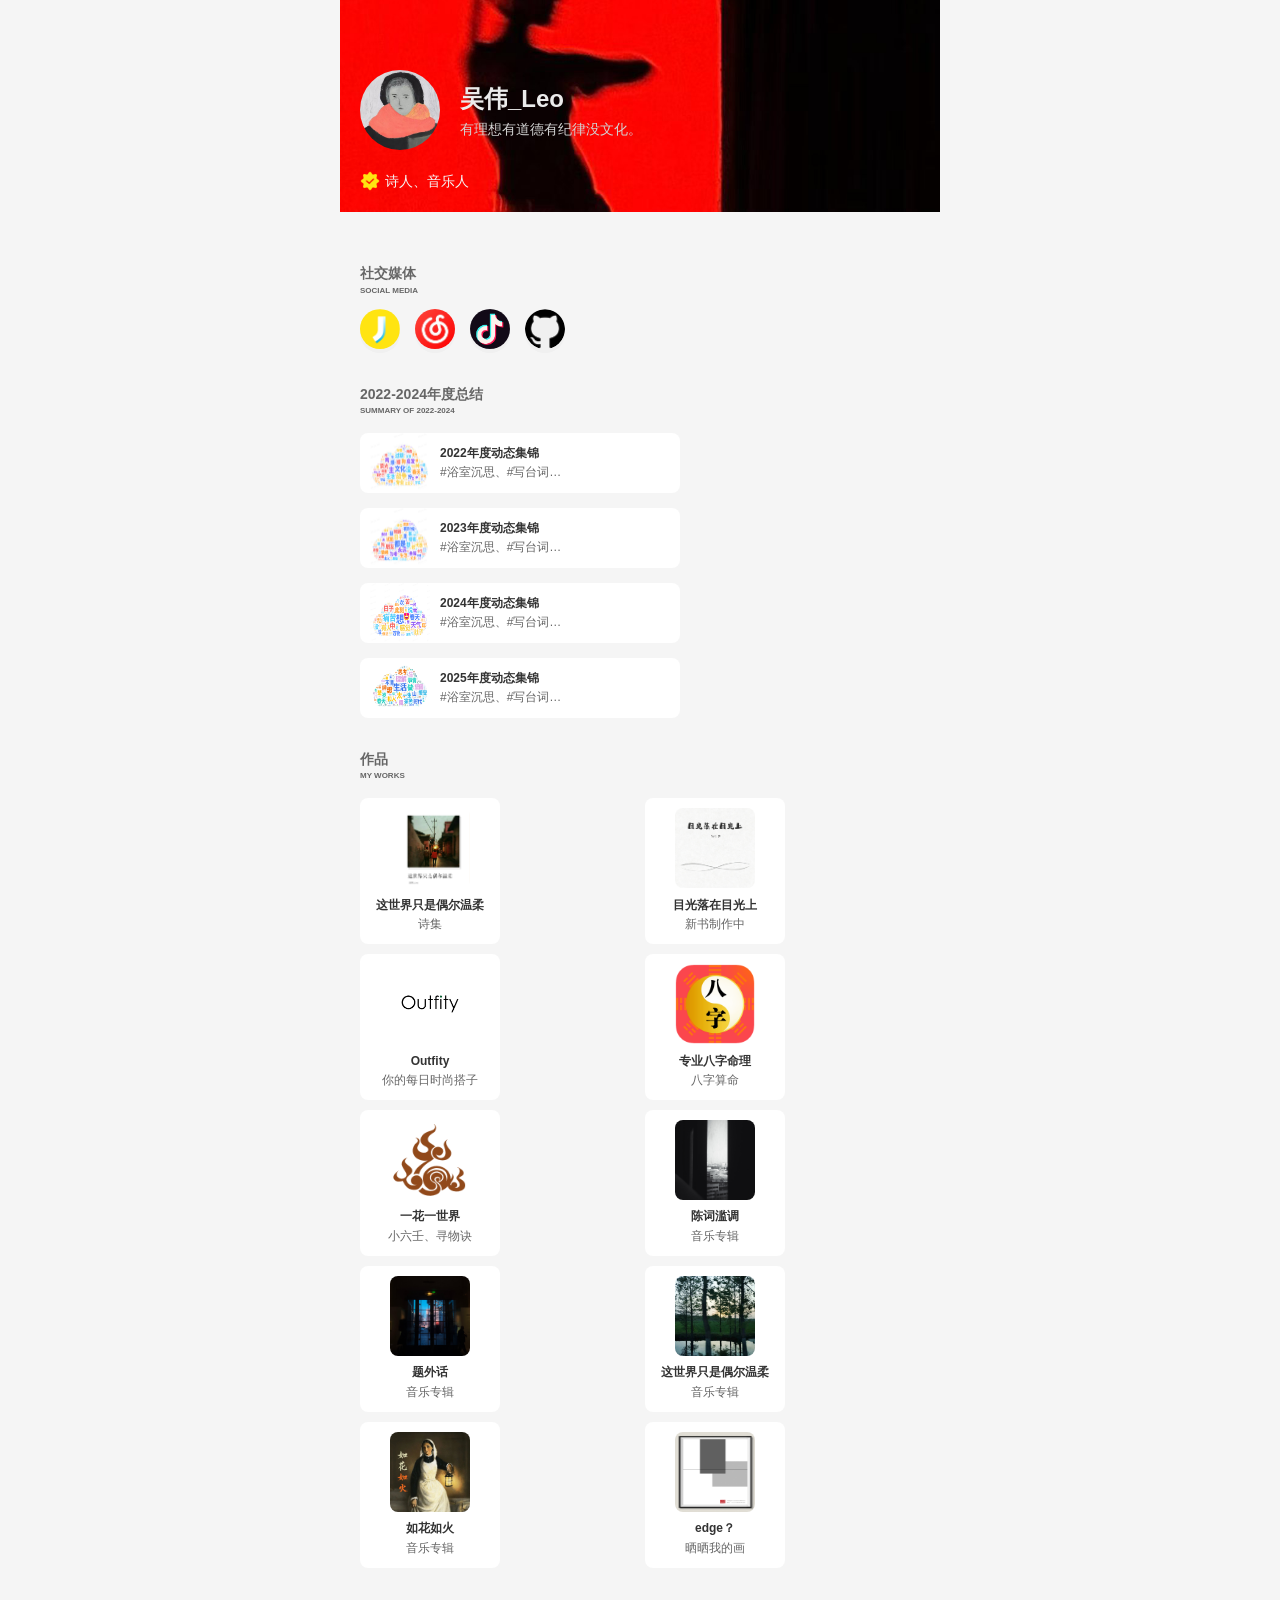
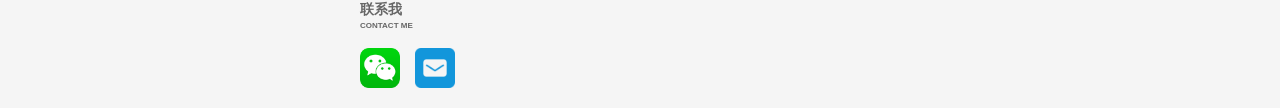
<file: index.html>
<!DOCTYPE html>
<html lang="zh">
<head>
    <meta charset="UTF-8">
    <meta name="viewport" content="width=device-width, initial-scale=1.0">
    <title>吴伟_Leo的个人主页</title>
    <style>
        * {
            margin: 0;
            padding: 0;
            box-sizing: border-box;
            font-family: -apple-system, BlinkMacSystemFont, 'Segoe UI', Roboto, Oxygen, Ubuntu, Cantarell, sans-serif;
        }

        body {
            background-color: #f5f5f5;
            color: #333;
            line-height: 1.6;
        }

        .background {
            background-image: url(./assets/blog/background.jpg);
            background-size: cover;
            background-position: center;
            margin: 0 auto;
            padding: 20px;
            max-width: 600px;
        }

        .container {
            max-width: 600px;
            margin: 0 auto;
            padding: 20px;
        }

        .profile-header {
            display: flex;
            align-items: center;
            margin-top: 50px;
        }

        .profile-image {
            width: 80px;
            height: 80px;
            border-radius: 50%;
            margin-right: 20px;
        }

        .profile-name {
            font-size: 24px;
            font-weight: bold;
            color: rgb(235, 235, 235);
        }

        .profile-url {
            color: rgb(210, 210, 210);
            text-decoration: none;
            font-size: 14px;
        }

        .profile-description {
            display: flex;
            align-items: center;
            color: rgb(210, 210, 210);
            font-size: 14px;
        }

        .profile-description1 {
            display: flex;
            align-items: center;
            color: rgb(245, 245, 245);
            font-size: 14px;
            margin-top: 10px;
        }

        .profile-description1 img {
            width: 20px;
            height: 20px;
            margin-right: 5px;
            margin-top: 10px
        }

        .section-title {
            font-size: 14px;
            text-transform: uppercase;
            color: #666;
            margin-top: 30px;
        }

        .section-title2 {
            font-size: 8px;
            text-transform: uppercase;
            color: #666;
            margin-bottom: 15px;
        }

        .social-media {
            display: flex;
            gap: 15px;
        }

        .social-media img {
            width: 40px;
            height: 40px;
            border-radius: 50%;
        }

        .social-icon {
            width: 40px;
            height: 40px;
            border-radius: 50%;
            background-color: #f0f0f0;
            display: flex;
            align-items: center;
            justify-content: center;
        }

        .works-grid {
            display: grid;
            grid-template-columns: repeat(2, 1fr);
            gap: 10px;
            margin-top: 15px;
        }

        .work-item {
            background: white;
            border-radius: 8px;
            padding: 10px;
            margin-bottom: 15px;
            display: flex;
            align-items: center;
            max-width: 320px;
            height: 60px;
        }

        .work-image {
            width: 60px;
            height: 60px;
            border-radius: 8px;
            margin-right: 10px;
        }

        .work-item2 {
            background: white;
            border-radius: 8px;
            padding: 10px 5px;
            align-items: center;
            text-align: center;
            max-width: 140px;
        }

        .work-image2 {
            width: 80px;
            height: 80px;
            border-radius: 8px;
        }

        .work-info h3 {
            font-size: 12px;
            color: #333;
        }

        .work-info p {
            font-size: 12px;
            color: #666;
        }

        .contact-section {
            margin-top: 30px;
        }

        .contact-icons {
            display: flex;
            gap: 15px;
        }

        .contact-icon {
            width: 40px;
            height: 40px;
        }
    </style>
</head>
<body>
    
    <div class="background">
        <div class="profile-header">
            <img src="./assets/blog/wuwei.jpg" alt="Profile" class="profile-image">
            <div>
                <h1 class="profile-name">吴伟_Leo</h1>
                <!--<a href="www.wufazhuce.com" class="profile-url">个人网站</a>-->
                <p class="profile-description">有理想有道德有纪律没文化。</p>
            </div>
        </div>
        <div class="profile-description1">
            <img src="./assets/blog/renzheng.png" alt="Social Icon">
            <p class="profile-description1">诗人、音乐人</p>
        </div>
    </div>
    <div class="container">
        <h2 class="section-title">社交媒体</h2>
        <h2 class="section-title2">SOCIAL MEDIA</h2>
        <div class="social-media">
                    <div class="social-media">
                        <div class="social-icon">
                            <a href="https://okjk.co/DBPsNj" target="_blank">
                                <img src="./assets/blog/jike.png" alt="Social 1">
                            </a>
                        </div>
                        <div class="social-icon">
                            <a href="https://y.music.163.com/m/user?id=349689683" target="_blank">
                                <img src="./assets/blog/netease.png" alt="Social 2">
                            </a>
                        </div>
                        <div class="social-icon">
                            <a href="https://v.douyin.com/iUsUFNRS/" target="_blank">
                                <img src="./assets/blog/douyin.png" alt="Social 3">
                            </a>
                        </div>
                        <div class="social-icon">
                            <a href="https://github.com/woowai1995" target="_blank">
                                <img src="./assets/blog/github.png" alt="Social 4">
                            </a>
                        </div>
                    </div>
        </div>

        <h2 class="section-title">2022-2024年度总结</h2>
        <h2 class="section-title2">Summary of 2022-2024</h2>
        <div class="2024">
            <a href="./year/2022.html" target="_blank" style="text-decoration: none;color: none;">
            <div class="work-item">
                <img src="./assets/yuntu/2022.png" alt="Work 1" class="work-image">
                <div class="work-info">
                    <h3>2022年度动态集锦</h3>
                    <p>#浴室沉思、#写台词…</p>
                </div>
            </div>
            </a>
        </div>

        <div class="2024">
            <a href="./year/2023.html" target="_blank" style="text-decoration: none;color: none;">
            <div class="work-item">
                <img src="./assets/yuntu/2023.png" alt="Work 1" class="work-image">
                <div class="work-info">
                    <h3>2023年度动态集锦</h3>
                    <p>#浴室沉思、#写台词…</p>
                </div>
            </div>
            </a>
        </div>

        <div class="2024">
            <a href="./year/2024.html" target="_blank" style="text-decoration: none;color: none;">
            <div class="work-item">
                <img src="./assets/yuntu/2024.png" alt="Work 1" class="work-image">
                <div class="work-info">
                    <h3>2024年度动态集锦</h3>
                    <p>#浴室沉思、#写台词…</p>
                </div>
            </div>
            </a>
        </div>

        <div class="2025">
            <a href="./year/2025.html" target="_blank" style="text-decoration: none;color: none;">
            <div class="work-item">
                <img src="./assets/yuntu/2025.png" alt="Work 1" class="work-image">
                <div class="work-info">
                    <h3>2025年度动态集锦</h3>
                    <p>#浴室沉思、#写台词…</p>
                </div>
            </div>
            </a>
        </div>

        <h2 class="section-title">作品</h2>
        <h2 class="section-title2">MY WORKS</h2>
        <div class="works-grid">
            <a href="./poetry/poetry.html" target="_blank" style="text-decoration: none;color: none;">
                <div class="work-item2">
                 <img src="./assets/blog/shiji.jpg" alt="Work 1" class="work-image2">
                 <div class="work-info">
                    <h3>这世界只是偶尔温柔</h3>
                    <p>诗集</p>
                 </div>
                </div>
            </a>
            <a href="./new-poetry/new-poetry.html" target="_blank" style="text-decoration: none;color: none;">
                <div class="work-item2">
                 <img src="./assets/new-poetry/new-poetry.jpg" alt="Work 3" class="work-image2">
                    <div class="work-info">
                       <h3>目光落在目光上</h3>
                       <p>新书制作中</p>
                    </div>
                </div>
            </a>
            <a href="./outfity/outfity.html" target="_blank" style="text-decoration: none;color: none;">
                <div class="work-item2">
                 <img src="./assets/blog/Outfity.png" alt="Work 2" class="work-image2">
                    <div class="work-info">
                       <h3>Outfity</h3>
                       <p>你的每日时尚搭子</p>
                    </div>
                </div>
            </a>

            <a href="./mingli/mingli.html" target="_blank" style="text-decoration: none;color: none;">
                <div class="work-item2">
                 <img src="./assets/mingli/logo.png" alt="Work 2" class="work-image2">
                    <div class="work-info">
                       <h3>专业八字命理</h3>
                       <p>八字算命</p>
                    </div>
                </div>
            </a>

            <a href="./app/app.html" target="_blank" style="text-decoration: none;color: none;">
                <div class="work-item2">
                 <img src="./assets/blog/yihua.png" alt="Work 2" class="work-image2">
                    <div class="work-info">
                       <h3>一花一世界</h3>
                       <p>小六壬、寻物诀</p>
                    </div>
                </div>
            </a>
            <a href="https://music.163.com/album/268161017/?userid=349689683" target="_blank" style="text-decoration: none;color: none;">
                <div class="work-item2">
                  <img src="./assets/blog/chencilandiao.jpg" alt="Work 2" class="work-image2">
                   <div class="work-info">
                       <h3>陈词滥调</h3>
                      <p>音乐专辑</p>
                    </div>
                </div>
            </a>
            <a href="https://music.163.com/#/album/191002713/?userid=349689683" target="_blank" style="text-decoration: none;color: none;">
                <div class="work-item2">
                  <img src="./assets/blog/tiwaihua.jpg" alt="Work 2" class="work-image2">
                   <div class="work-info">
                       <h3>题外话</h3>
                      <p>音乐专辑</p>
                    </div>
                </div>
            </a>
            <a href="https://music.163.com/#/album/169672069/?userid=349689683" target="_blank" style="text-decoration: none;color: none;">
                <div class="work-item2">
                    <img src="./assets/blog/wenrou.jpg" alt="Work 2" class="work-image2">
                    <div class="work-info">
                        <h3>这世界只是偶尔温柔</h3>
                        <p>音乐专辑</p>
                    </div>
                </div>
            </a>
            <a href="https://music.163.com/#/album/195490192/?userid=349689683" target="_blank" style="text-decoration: none;color: none;">
                <div class="work-item2">
                    <img src="./assets/blog/ruhuaruhuo.jpg" alt="Work 2" class="work-image2">
                    <div class="work-info">
                        <h3>如花如火</h3>
                        <p>音乐专辑</p>
                    </div>
                </div>
            </a>
            <a href="https://m.okjike.com/originalPosts/64708719fabb994a8babc8ec?s=eyJ1IjoiNWIxYzNiOGNmYWJmODEwMDE3NGQzNjc3IiwiZCI6MX0%3D" target="_blank" style="text-decoration: none;color: none;">
                <div class="work-item2">
                  <img src="./assets/blog/hua.jpg" alt="Work 2" class="work-image2">
                   <div class="work-info">
                       <h3>edge？</h3>
                      <p>晒晒我的画</p>
                    </div>
                </div>
            </a>

        </div>

        <h2 class="section-title">联系我</h2>
        <h2 class="section-title2">CONTACT ME</h2>  
                <div class="contact-icons">
                    <img src="./assets/blog/weixin.png" alt="WeChat" class="contact-icon" onclick="copyToClipboard('wechat')">
                    <img src="./assets/blog/email.png" alt="Email" class="contact-icon" onclick="copyToClipboard('email')">
                </div>
            </div>
        
            <div id="notification" class="notification" style="display: none; position: fixed; bottom: 20px; left: 50%; transform: translateX(-50%); background-color: rgba(0, 0, 0, 0.8); color: white; padding: 10px 20px; border-radius: 5px; z-index: 1000;"></div>
        
            <script>
                function copyToClipboard(type) {
                    const content = type === 'wechat' ? 'val9995' : 'val9995@163.com';
                    const message = type === 'wechat' ? '已复制微信号' : '已复制邮箱地址';
                    
                    navigator.clipboard.writeText(content).then(() => {
                        const notification = document.getElementById('notification');
                        notification.textContent = message;
                        notification.style.display = 'block';
                        setTimeout(() => {
                            notification.style.display = 'none';
                        }, 2000);
                    }).catch(err => {
                        console.error('Failed to copy text: ', err);
                    });
                }
            </script>
        </body>
    </div>
</body>
</html>
</file>
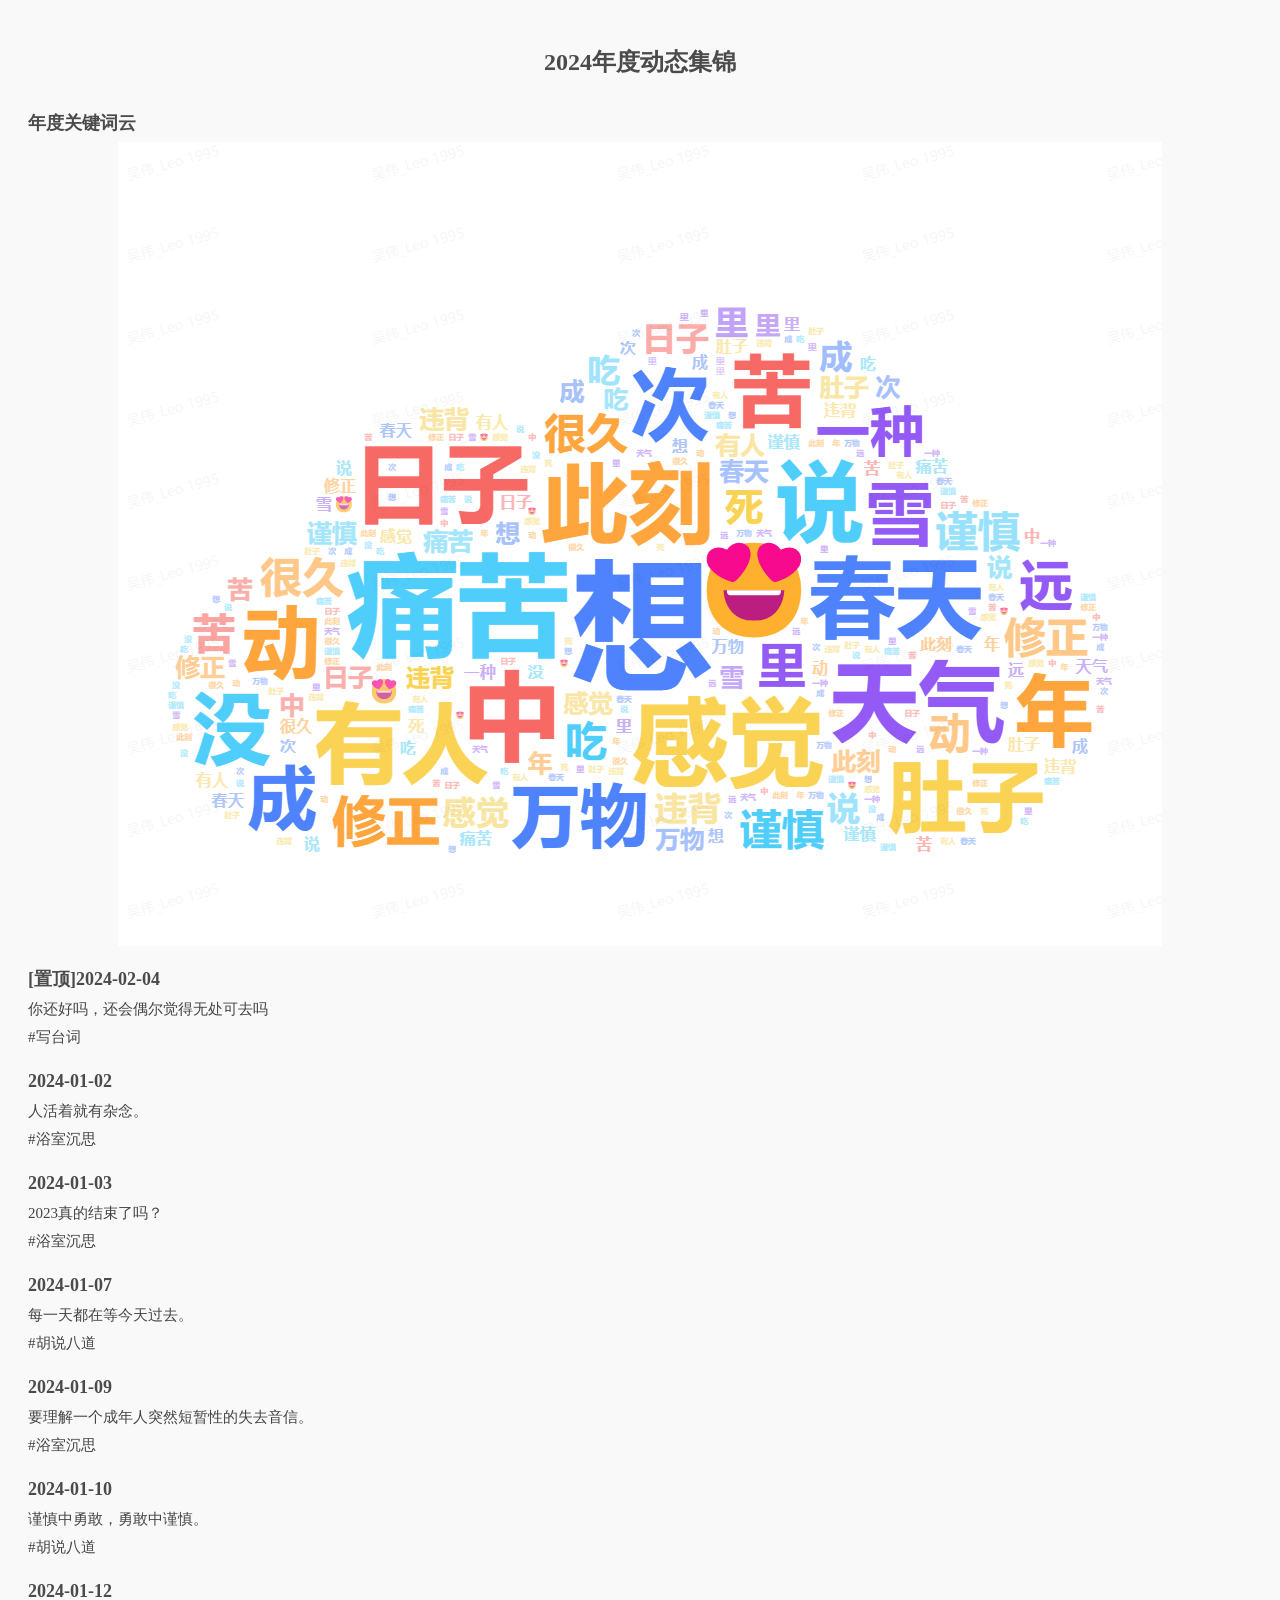
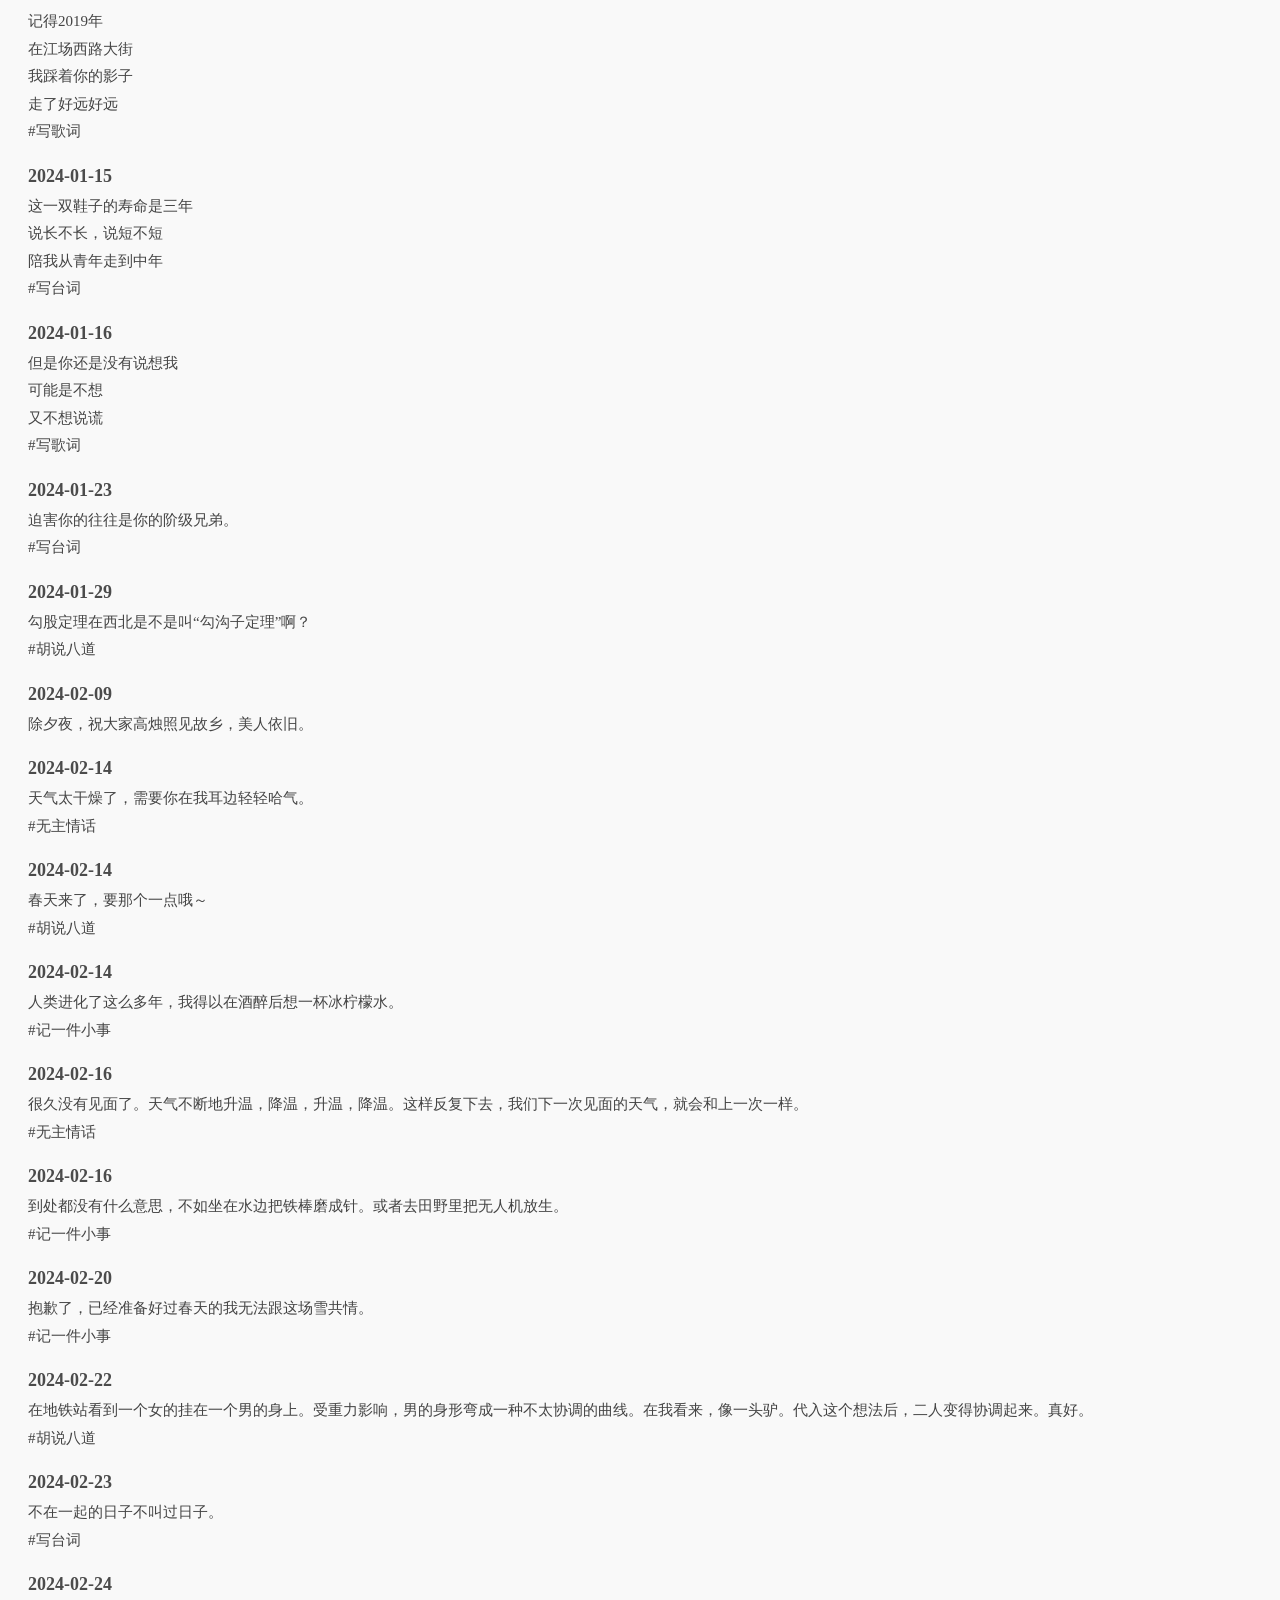
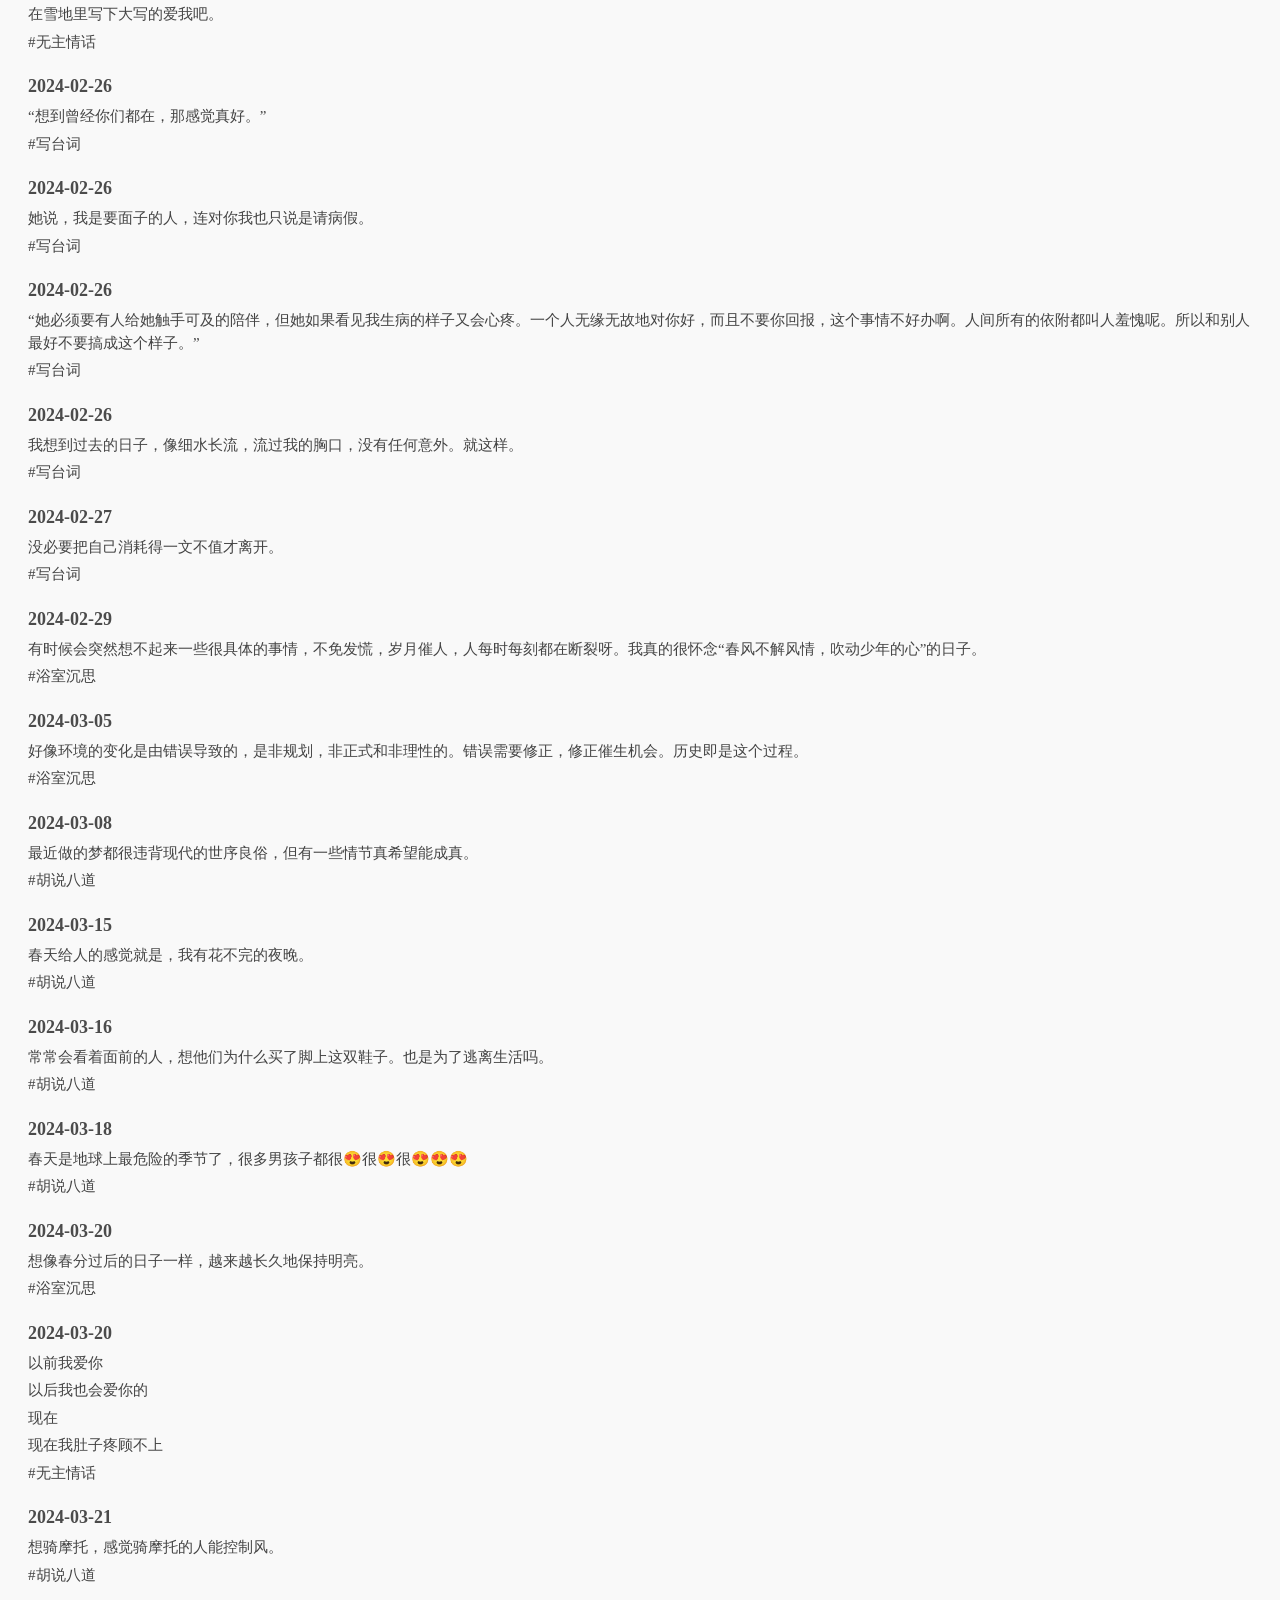
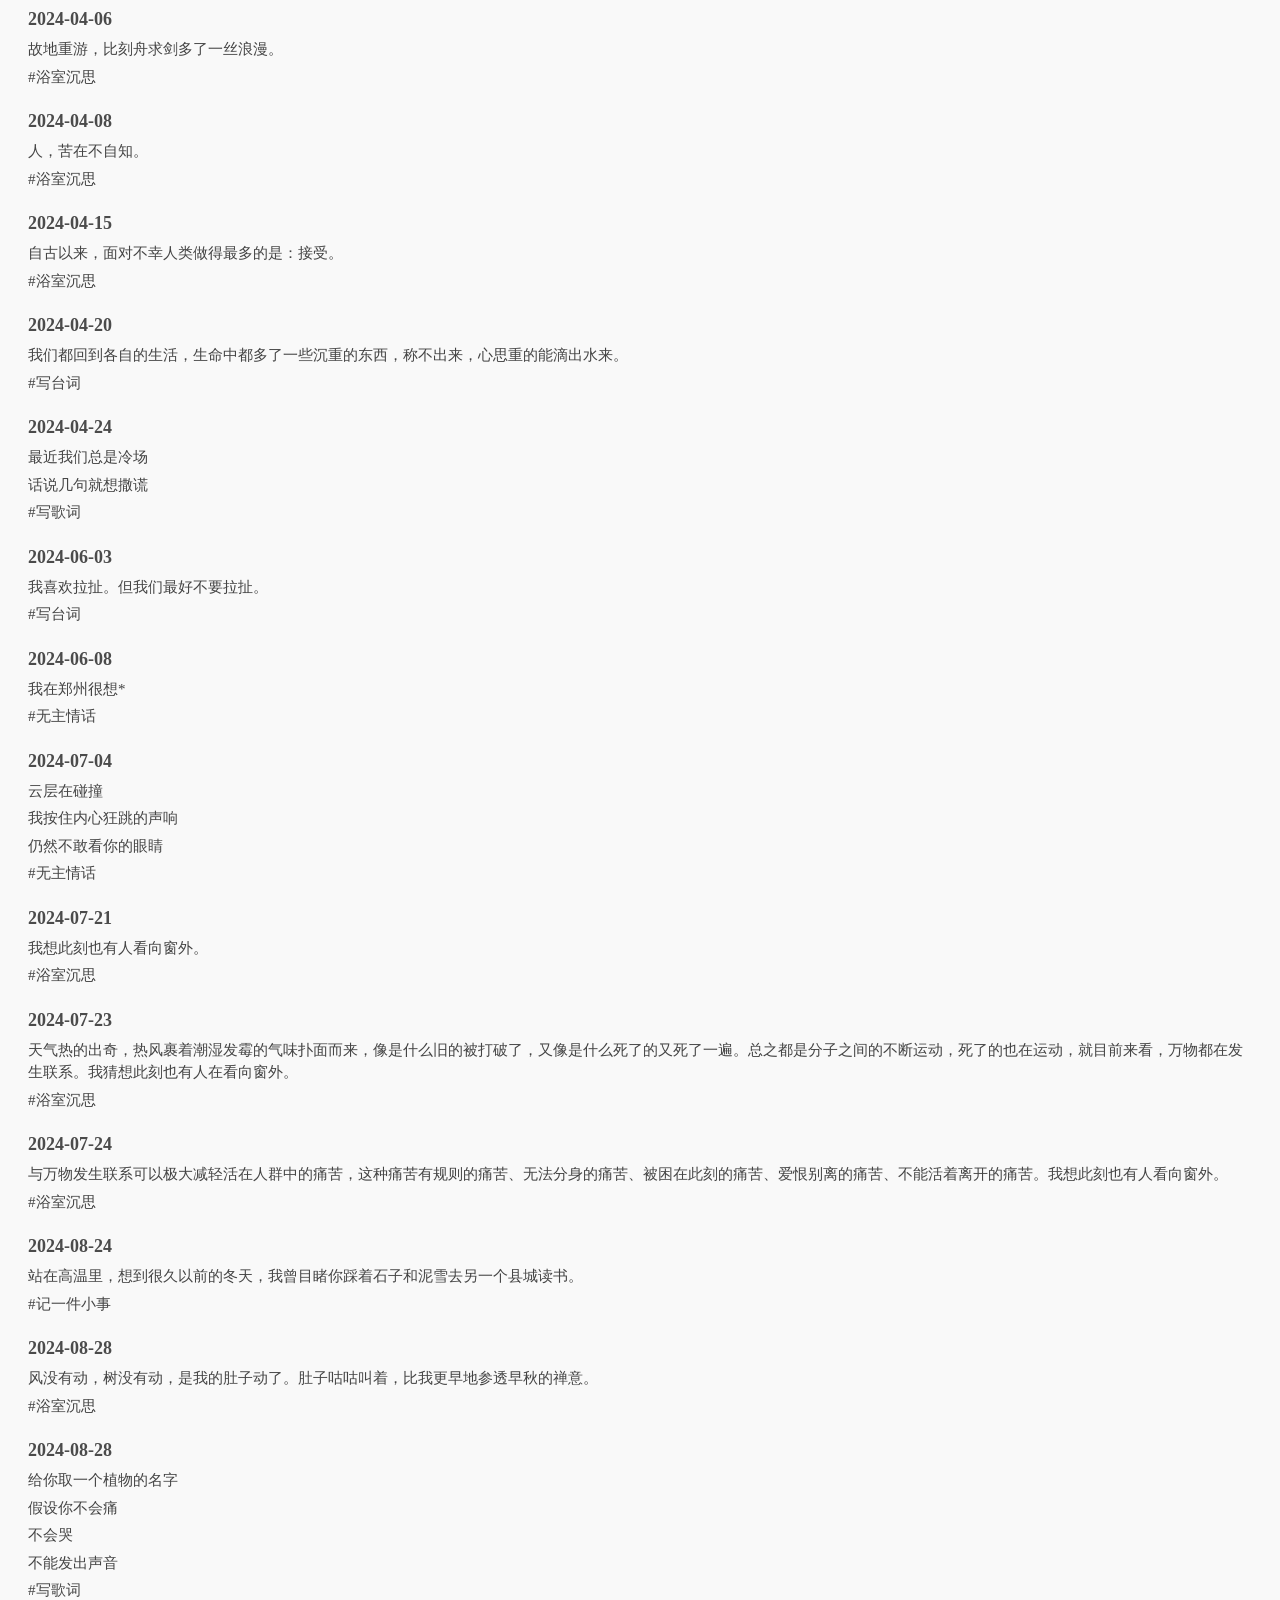
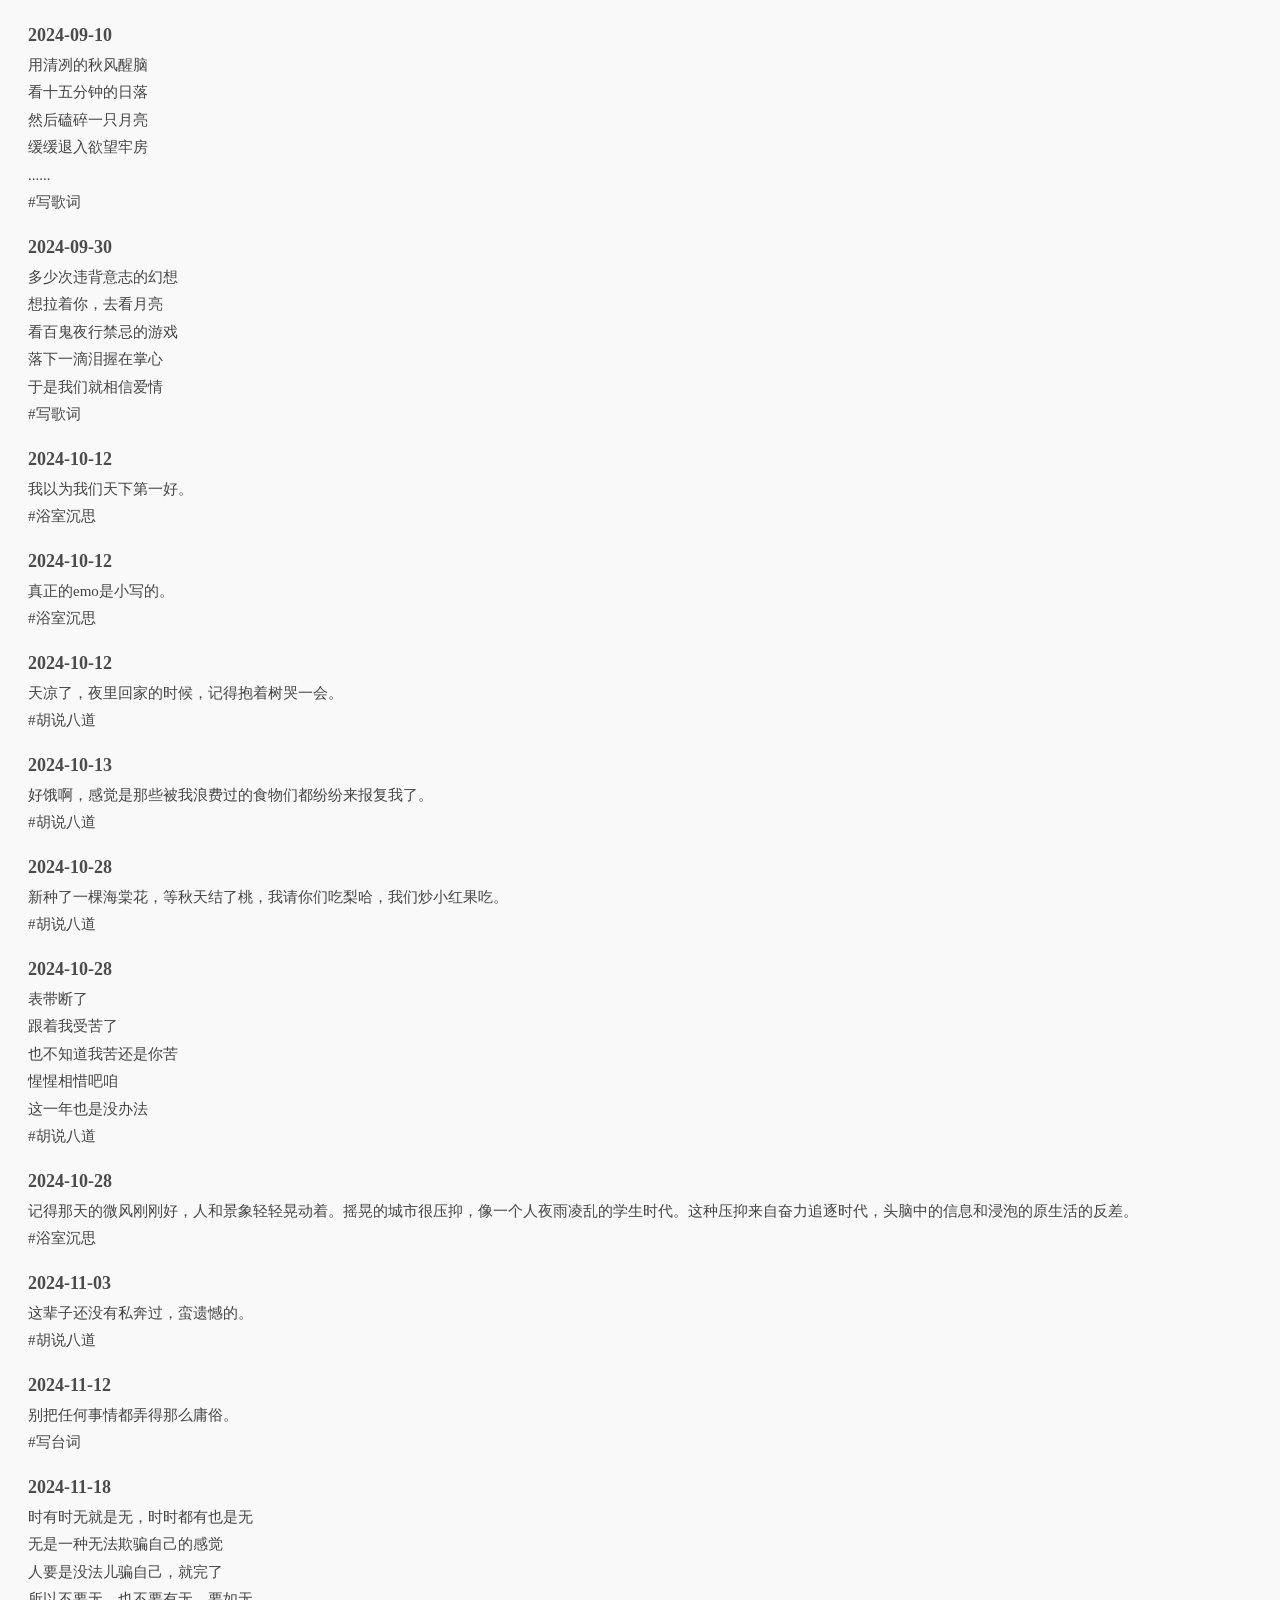
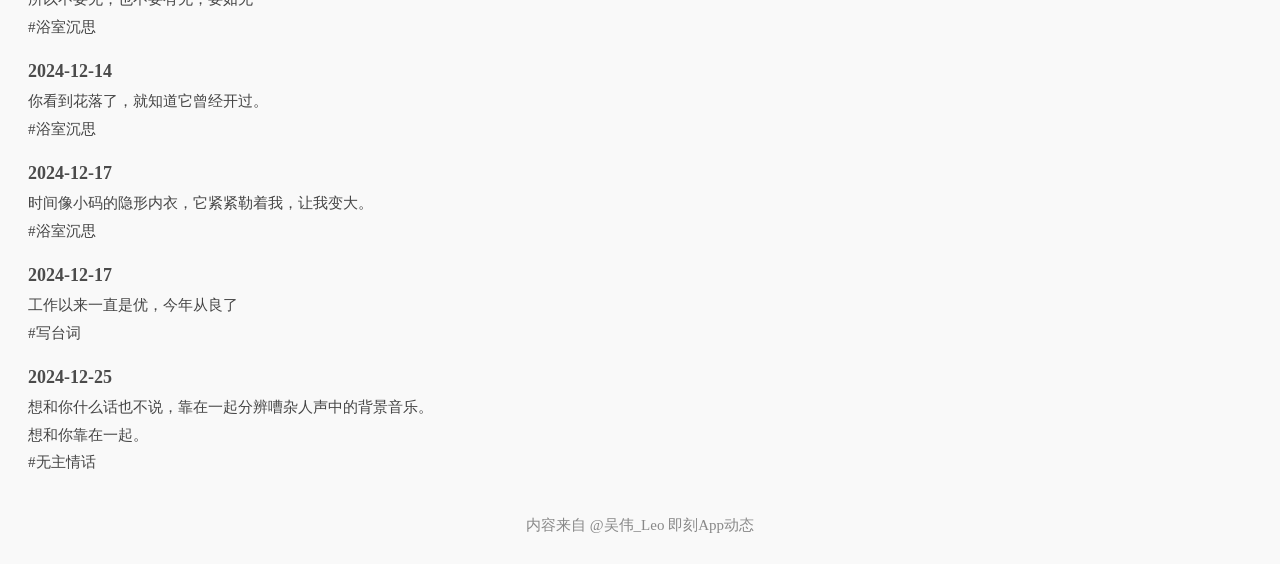
<file: 2024/2024.html>
<!DOCTYPE html>
<html lang="en">
<head>
    <meta charset="UTF-8">
    <meta name="viewport" content="width=device-width, initial-scale=1.0">
    <title>2024年度动态集锦</title>
    <style>
        body {
            font-family: 'Source Han Serif', serif;
            background-color: #f9f9f9; /* Soft light background */
            color: #444; /* Softer dark text */
            padding: 20px;
            line-height: 1.5;
            font-size: 16px; /* Slightly smaller font size */
        }
        h1 {
            color: #4b4b4b; /* Slightly darker for headers */
            text-align: center;
            margin-bottom: 30px;
            font-size: 24px; /* Adjusted header size */
        }
        .yuntu {
            display: block;
            margin: 0 auto;
            max-width: 100%;
            height: auto;
        }
        h2 {
            color: #4b4b4b; /* Slightly darker for headers */
            margin: 20px 0 5px 0;
            font-size: 18px; /* Adjusted header size */
        }
        p {
            margin: 5px 0 5px 0;
            font-size: 15px; /* Adjusted paragraph size */
        }
        .footer {
            text-align: center;
            margin-top: 40px;
            font-size: 15px; /* Slightly smaller font size */
            color: #888; /* Slightly darker for footer text */
        }
    </style>
</head>
<body>
    <h1>2024年度动态集锦</h1>
    <h2>年度关键词云</h2>
    <img class="yuntu" src="../assets/2024/yuntu.png" alt="年度关键词云">
    <h2>[置顶]2024-02-04</h2>
    <p>你还好吗，还会偶尔觉得无处可去吗</p>
    <p>#写台词</p>
    <h2>2024-01-02</h2>
    <p>人活着就有杂念。</p>
    <p>#浴室沉思</p>
    <h2>2024-01-03</h2>
    <p>2023真的结束了吗？</p>
    <p>#浴室沉思</p>
    <h2>2024-01-07</h2>
    <p>每一天都在等今天过去。</p>
    <p>#胡说八道</p>
    <h2>2024-01-09</h2>
    <p>要理解一个成年人突然短暂性的失去音信。</p>
    <p>#浴室沉思</p>
    <h2>2024-01-10</h2>
    <p>谨慎中勇敢，勇敢中谨慎。</p>
    <p>#胡说八道</p>
    <h2>2024-01-12</h2>
    <p>记得2019年</p>
    <p>在江场西路大街</p>
    <p>我踩着你的影子</p>
    <p>走了好远好远</p>
    <p>#写歌词</p>
    <h2>2024-01-15</h2>
    <p>这一双鞋子的寿命是三年</p>
    <p>说长不长，说短不短</p>
    <p>陪我从青年走到中年</p>
    <p>#写台词</p>
    <h2>2024-01-16</h2>
    <p>但是你还是没有说想我</p>
    <p>可能是不想</p>
    <p>又不想说谎</p>
    <p>#写歌词</p>
    <h2>2024-01-23</h2>
    <p>迫害你的往往是你的阶级兄弟。</p>
    <p>#写台词</p>
    <h2>2024-01-29</h2>
    <p>勾股定理在西北是不是叫“勾沟子定理”啊？</p>
    <p>#胡说八道</p>
    <h2>2024-02-09</h2>
    <p>除夕夜，祝大家高烛照见故乡，美人依旧。</p>
    <h2>2024-02-14</h2>
    <p>天气太干燥了，需要你在我耳边轻轻哈气。</p>
    <p>#无主情话</p>
    <h2>2024-02-14</h2>
    <p>春天来了，要那个一点哦～</p>
    <p>#胡说八道</p>
    <h2>2024-02-14</h2>
    <p>人类进化了这么多年，我得以在酒醉后想一杯冰柠檬水。</p>
    <p>#记一件小事</p>
    <h2>2024-02-16</h2>
    <p>很久没有见面了。天气不断地升温，降温，升温，降温。这样反复下去，我们下一次见面的天气，就会和上一次一样。</p>
    <p>#无主情话</p>
    <h2>2024-02-16</h2>
    <p>到处都没有什么意思，不如坐在水边把铁棒磨成针。或者去田野里把无人机放生。</p>
    <p>#记一件小事</p>
    <h2>2024-02-20</h2>
    <p>抱歉了，已经准备好过春天的我无法跟这场雪共情。</p>
    <p>#记一件小事</p>
    <h2>2024-02-22</h2>
    <p>在地铁站看到一个女的挂在一个男的身上。受重力影响，男的身形弯成一种不太协调的曲线。在我看来，像一头驴。代入这个想法后，二人变得协调起来。真好。</p>
    <p>#胡说八道</p>
    <h2>2024-02-23</h2>
    <p>不在一起的日子不叫过日子。</p>
    <p>#写台词</p>
    <h2>2024-02-24</h2>
    <p>在雪地里写下大写的爱我吧。</p>
    <p>#无主情话</p>
    <h2>2024-02-26</h2>
    <p>“想到曾经你们都在，那感觉真好。”</p>
    <p>#写台词</p>
    <h2>2024-02-26</h2>
    <p>她说，我是要面子的人，连对你我也只说是请病假。</p>
    <p>#写台词</p>
    <h2>2024-02-26</h2>
    <p>“她必须要有人给她触手可及的陪伴，但她如果看见我生病的样子又会心疼。一个人无缘无故地对你好，而且不要你回报，这个事情不好办啊。人间所有的依附都叫人羞愧呢。所以和别人最好不要搞成这个样子。”</p>
    <p>#写台词</p>
    <h2>2024-02-26</h2>
    <p>我想到过去的日子，像细水长流，流过我的胸口，没有任何意外。就这样。</p>
    <p>#写台词</p>
    <h2>2024-02-27</h2>
    <p>没必要把自己消耗得一文不值才离开。</p>
    <p>#写台词</p>
    <h2>2024-02-29</h2>
    <p>有时候会突然想不起来一些很具体的事情，不免发慌，岁月催人，人每时每刻都在断裂呀。我真的很怀念“春风不解风情，吹动少年的心”的日子。</p>
    <p>#浴室沉思</p>
    <h2>2024-03-05</h2>
    <p>好像环境的变化是由错误导致的，是非规划，非正式和非理性的。错误需要修正，修正催生机会。历史即是这个过程。</p>
    <p>#浴室沉思</p>
    <h2>2024-03-08</h2>
    <p>最近做的梦都很违背现代的世序良俗，但有一些情节真希望能成真。</p>
    <p>#胡说八道</p>
    <h2>2024-03-15</h2>
    <p>春天给人的感觉就是，我有花不完的夜晚。</p>
    <p>#胡说八道</p>
    <h2>2024-03-16</h2>
    <p>常常会看着面前的人，想他们为什么买了脚上这双鞋子。也是为了逃离生活吗。</p>
    <p>#胡说八道</p>
    <h2>2024-03-18</h2>
    <p>春天是地球上最危险的季节了，很多男孩子都很😍很😍很😍😍😍</p>
    <p>#胡说八道</p>
    <h2>2024-03-20</h2>
    <p>想像春分过后的日子一样，越来越长久地保持明亮。</p>
    <p>#浴室沉思</p>
    <h2>2024-03-20</h2>
    <p>以前我爱你</p>
    <p>以后我也会爱你的</p>
    <p>现在</p>
    <p>现在我肚子疼顾不上</p>
    <p>#无主情话</p>
    <h2>2024-03-21</h2>
    <p>想骑摩托，感觉骑摩托的人能控制风。</p>
    <p>#胡说八道</p>
    <h2>2024-04-06</h2>
    <p>故地重游，比刻舟求剑多了一丝浪漫。</p>
    <p>#浴室沉思</p>
    <h2>2024-04-08</h2>
    <p>人，苦在不自知。</p>
    <p>#浴室沉思</p>
    <h2>2024-04-15</h2>
    <p>自古以来，面对不幸人类做得最多的是：接受。</p>
    <p>#浴室沉思</p>
    <h2>2024-04-20</h2>
    <p>我们都回到各自的生活，生命中都多了一些沉重的东西，称不出来，心思重的能滴出水来。</p>
    <p>#写台词</p>
    <h2>2024-04-24</h2>
    <p>最近我们总是冷场</p>
    <p>话说几句就想撒谎</p>
    <p>#写歌词</p>
    <h2>2024-06-03</h2>
    <p>我喜欢拉扯。但我们最好不要拉扯。</p>
    <p>#写台词</p>
    <h2>2024-06-08</h2>
    <p>我在郑州很想*</p>
    <p>#无主情话</p>
    <h2>2024-07-04</h2>
    <p>云层在碰撞</p>
    <p>我按住内心狂跳的声响</p>
    <p>仍然不敢看你的眼睛</p>
    <p>#无主情话</p>
    <h2>2024-07-21</h2>
    <p>我想此刻也有人看向窗外。</p>
    <p>#浴室沉思</p>
    <h2>2024-07-23</h2>
    <p>天气热的出奇，热风裹着潮湿发霉的气味扑面而来，像是什么旧的被打破了，又像是什么死了的又死了一遍。总之都是分子之间的不断运动，死了的也在运动，就目前来看，万物都在发生联系。我猜想此刻也有人在看向窗外。</p>
    <p>#浴室沉思</p>
    <h2>2024-07-24</h2>
    <p>与万物发生联系可以极大减轻活在人群中的痛苦，这种痛苦有规则的痛苦、无法分身的痛苦、被困在此刻的痛苦、爱恨别离的痛苦、不能活着离开的痛苦。我想此刻也有人看向窗外。</p>
    <p>#浴室沉思</p>
    <h2>2024-08-24</h2>
    <p>站在高温里，想到很久以前的冬天，我曾目睹你踩着石子和泥雪去另一个县城读书。</p>
    <p>#记一件小事</p>
    <h2>2024-08-28</h2>
    <p>风没有动，树没有动，是我的肚子动了。肚子咕咕叫着，比我更早地参透早秋的禅意。</p>
    <p>#浴室沉思</p>
    <h2>2024-08-28</h2>
    <p>给你取一个植物的名字</p>
    <p>假设你不会痛</p>
    <p>不会哭</p>
    <p>不能发出声音</p>
    <p>#写歌词</p>
    <h2>2024-09-10</h2>
    <p>用清冽的秋风醒脑</p>
    <p>看十五分钟的日落</p>
    <p>然后磕碎一只月亮</p>
    <p>缓缓退入欲望牢房</p>
    <p>......</p>
    <p>#写歌词</p>
    <h2>2024-09-30</h2>
    <p>多少次违背意志的幻想</p>
    <p>想拉着你，去看月亮</p>
    <p>看百鬼夜行禁忌的游戏</p>
    <p>落下一滴泪握在掌心</p>
    <p>于是我们就相信爱情</p>
    <p>#写歌词</p>
    <h2>2024-10-12</h2>
    <p>我以为我们天下第一好。</p>
    <p>#浴室沉思</p>
    <h2>2024-10-12</h2>
    <p>真正的emo是小写的。</p>
    <p>#浴室沉思</p>
    <h2>2024-10-12</h2>
    <p>天凉了，夜里回家的时候，记得抱着树哭一会。</p>
    <p>#胡说八道</p>
    <h2>2024-10-13</h2>
    <p>好饿啊，感觉是那些被我浪费过的食物们都纷纷来报复我了。</p>
    <p>#胡说八道</p>
    <h2>2024-10-28</h2>
    <p>新种了一棵海棠花，等秋天结了桃，我请你们吃梨哈，我们炒小红果吃。</p>
    <p>#胡说八道</p>
    <h2>2024-10-28</h2>
    <p>表带断了</p>
    <p>跟着我受苦了</p>
    <p>也不知道我苦还是你苦</p>
    <p>惺惺相惜吧咱</p>
    <p>这一年也是没办法</p>
    <p>#胡说八道</p>
    <h2>2024-10-28</h2>
    <p>记得那天的微风刚刚好，人和景象轻轻晃动着。摇晃的城市很压抑，像一个人夜雨凌乱的学生时代。这种压抑来自奋力追逐时代，头脑中的信息和浸泡的原生活的反差。</p>
    <p>#浴室沉思</p>
    <h2>2024-11-03</h2>
    <p>这辈子还没有私奔过，蛮遗憾的。</p>
    <p>#胡说八道</p>
    <h2>2024-11-12</h2>
    <p>别把任何事情都弄得那么庸俗。</p>
    <p>#写台词</p>
    <h2>2024-11-18</h2>
    <p>时有时无就是无，时时都有也是无</p>
    <p>无是一种无法欺骗自己的感觉</p>
    <p>人要是没法儿骗自己，就完了</p>
    <p>所以不要无，也不要有无，要如无</p>
    <p>#浴室沉思</p>
    <h2>2024-12-14</h2>
    <p>你看到花落了，就知道它曾经开过。</p>
    <p>#浴室沉思</p>
    <h2>2024-12-17</h2>
    <p>时间像小码的隐形内衣，它紧紧勒着我，让我变大。</p>
    <p>#浴室沉思</p>
    <h2>2024-12-17</h2>
    <p>工作以来一直是优，今年从良了</p>
    <p>#写台词</p>
    <h2>2024-12-25</h2>
    <p>想和你什么话也不说，靠在一起分辨嘈杂人声中的背景音乐。</p>
    <p>想和你靠在一起。</p>
    <p>#无主情话</p>

    <div class="footer">内容来自 @吴伟_Leo 即刻App动态</div>
</body>
</html>
</file>
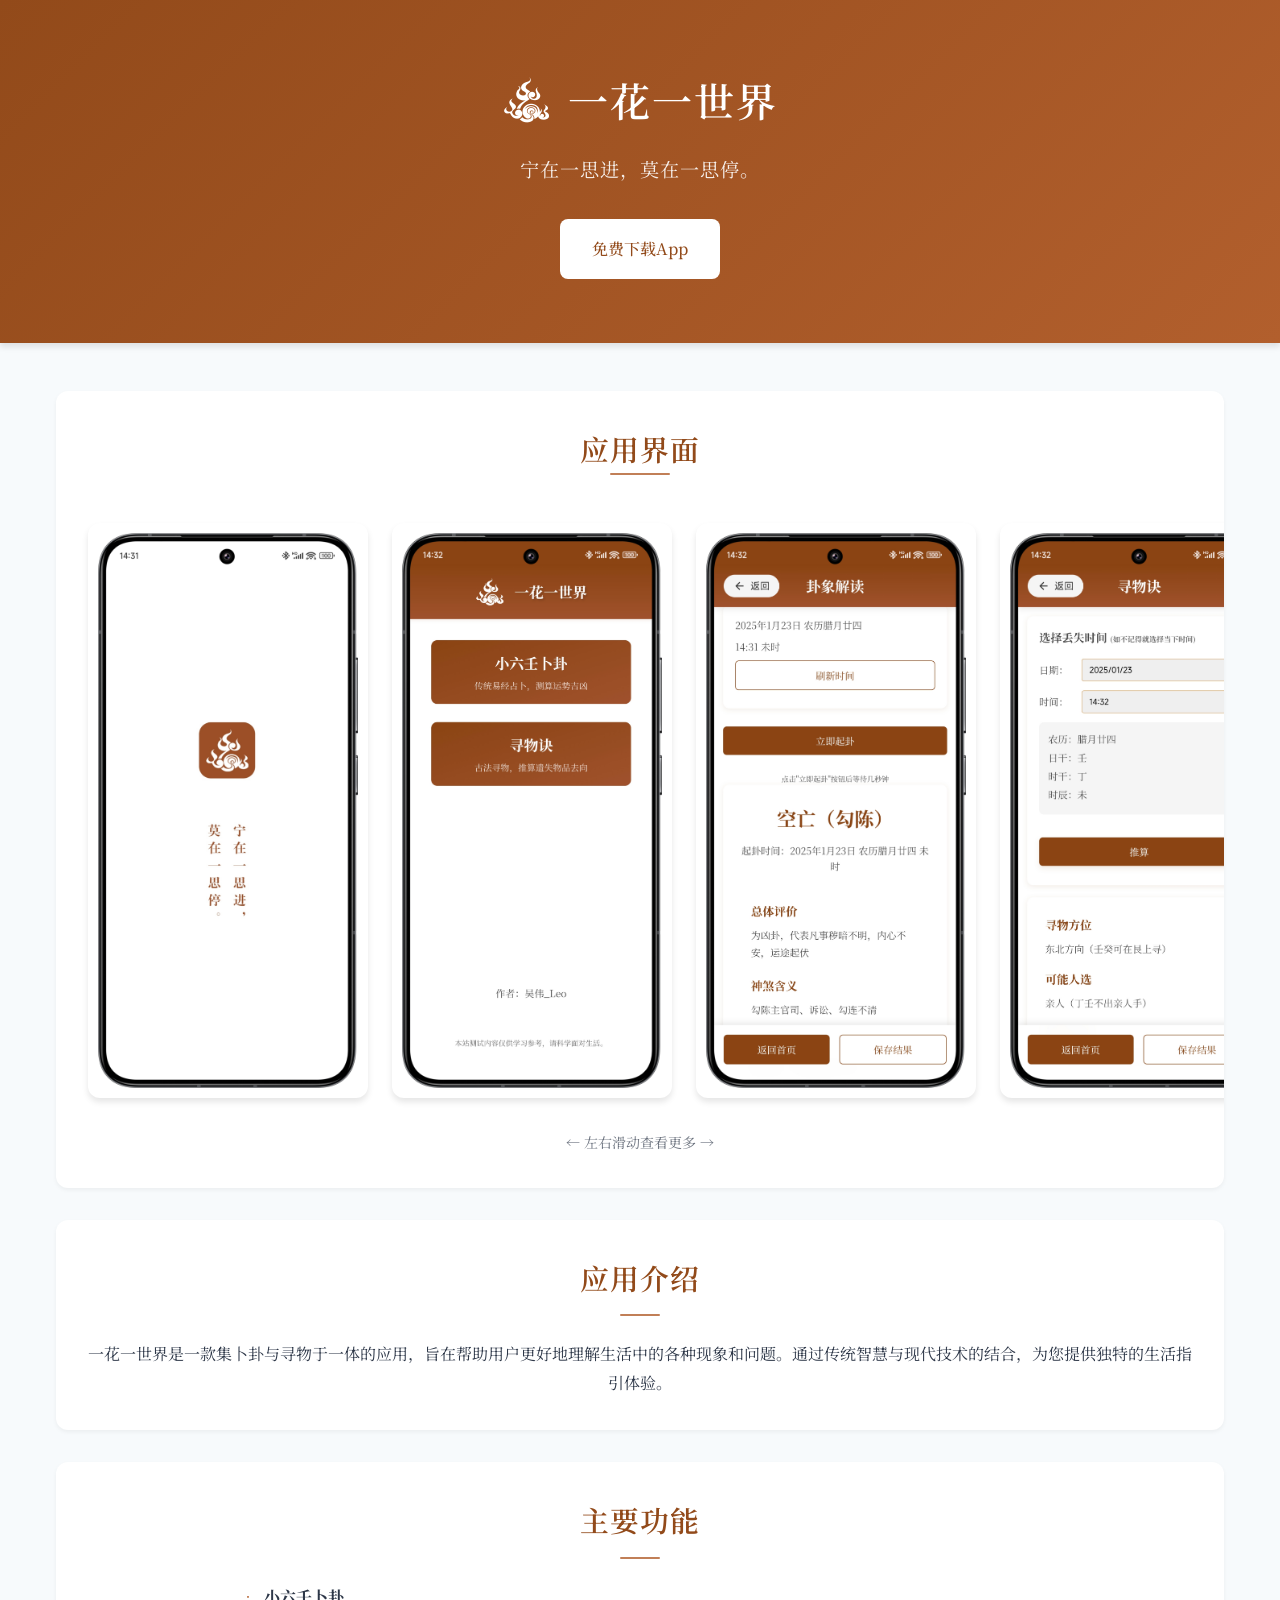
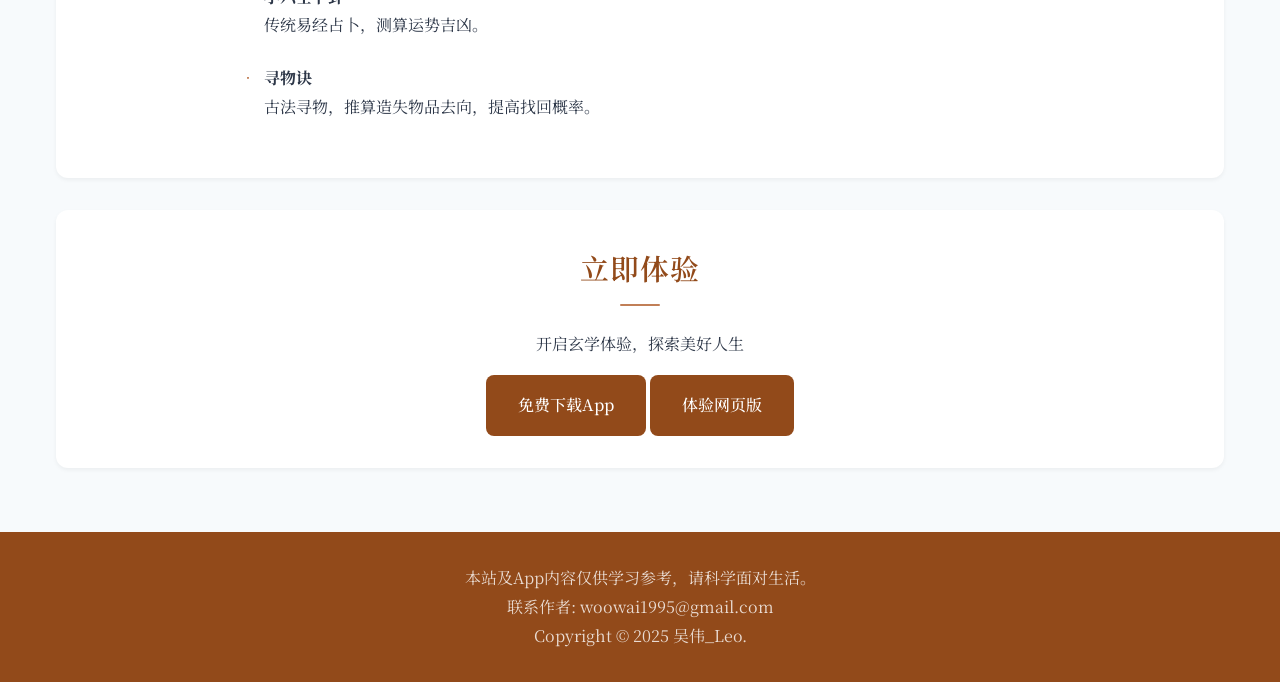
<file: app/app.html>
<!DOCTYPE html>
<html lang="zh">
<head>
    <meta charset="UTF-8">
    <meta name="viewport" content="width=device-width, initial-scale=1.0">
    <title>一花一世界</title>
    <link rel="stylesheet" href="styles.css">
    <link href="https://fonts.googleapis.com/css2?family=Noto+Serif+SC:wght@400;500;600&display=swap" rel="stylesheet">
    <meta name="description" content="一花一世界 - 探索未知，测算运势吉凶与寻物应用">
    <meta name="theme-color" content="#924a1a">
</head>
<body>
    <header>
        <div class="logo">
            <img src="../assets/app/logo.png" alt="一花一世界 logo">
            <h1>一花一世界</h1>
        </div>
        <p>宁在一思进，莫在一思停。</p>

        <a href="https://pan.baidu.com/s/1hWgqUeMeg7s-bi0GYcGVNw?pwd=4gif" class="download-button2">免费下载App</a>
    </header>
    
    <main>
        <section class="app-screenshots">
            <h2>应用界面</h2>
            <div class="screenshots-grid">
                <div class="screenshot-item">
                    <img src="../assets/app/407.png" alt="应用界面展示1" loading="lazy">
                </div>
                <div class="screenshot-item">
                    <img src="../assets/app/408.png" alt="应用界面展示2" loading="lazy">
                </div>
                <div class="screenshot-item">
                    <img src="../assets/app/409.png" alt="应用界面展示3" loading="lazy">
                </div>
                <div class="screenshot-item">
                    <img src="../assets/app/410.png" alt="应用界面展示4" loading="lazy">
                </div>
            </div>
            <span class="scroll-hint">← 左右滑动查看更多 →</span>
        </section>

        <section class="app-intro">
            <h2>应用介绍</h2>
            <p>一花一世界是一款集卜卦与寻物于一体的应用，旨在帮助用户更好地理解生活中的各种现象和问题。通过传统智慧与现代技术的结合，为您提供独特的生活指引体验。</p>
        </section>
        
        <section class="features">
            <h2>主要功能</h2>
            <ul>
                <li>
                    <strong>小六壬卜卦</strong>
                    <p>传统易经占卜，测算运势吉凶。</p>
                </li>
                <li>
                    <strong>寻物诀</strong>
                    <p>古法寻物，推算造失物品去向，提高找回概率。</p>
                </li>
            </ul>
        </section>
        
        <section class="download">
            <h2>立即体验</h2>
            <p>开启玄学体验，探索美好人生</p>
            <a href="https://pan.baidu.com/s/1hWgqUeMeg7s-bi0GYcGVNw?pwd=4gif" class="download-button">免费下载App</a>
            <a href="../mixin/mixin.html" class="download-button">体验网页版</a>
        </section>
    </main>

    <footer>
        <p>本站及App内容仅供学习参考，请科学面对生活。</p>
        <p>联系作者: woowai1995@gmail.com</p>
        <p> Copyright © 2025 吴伟_Leo. </p>
    </footer>
</body>
</html>
</file>
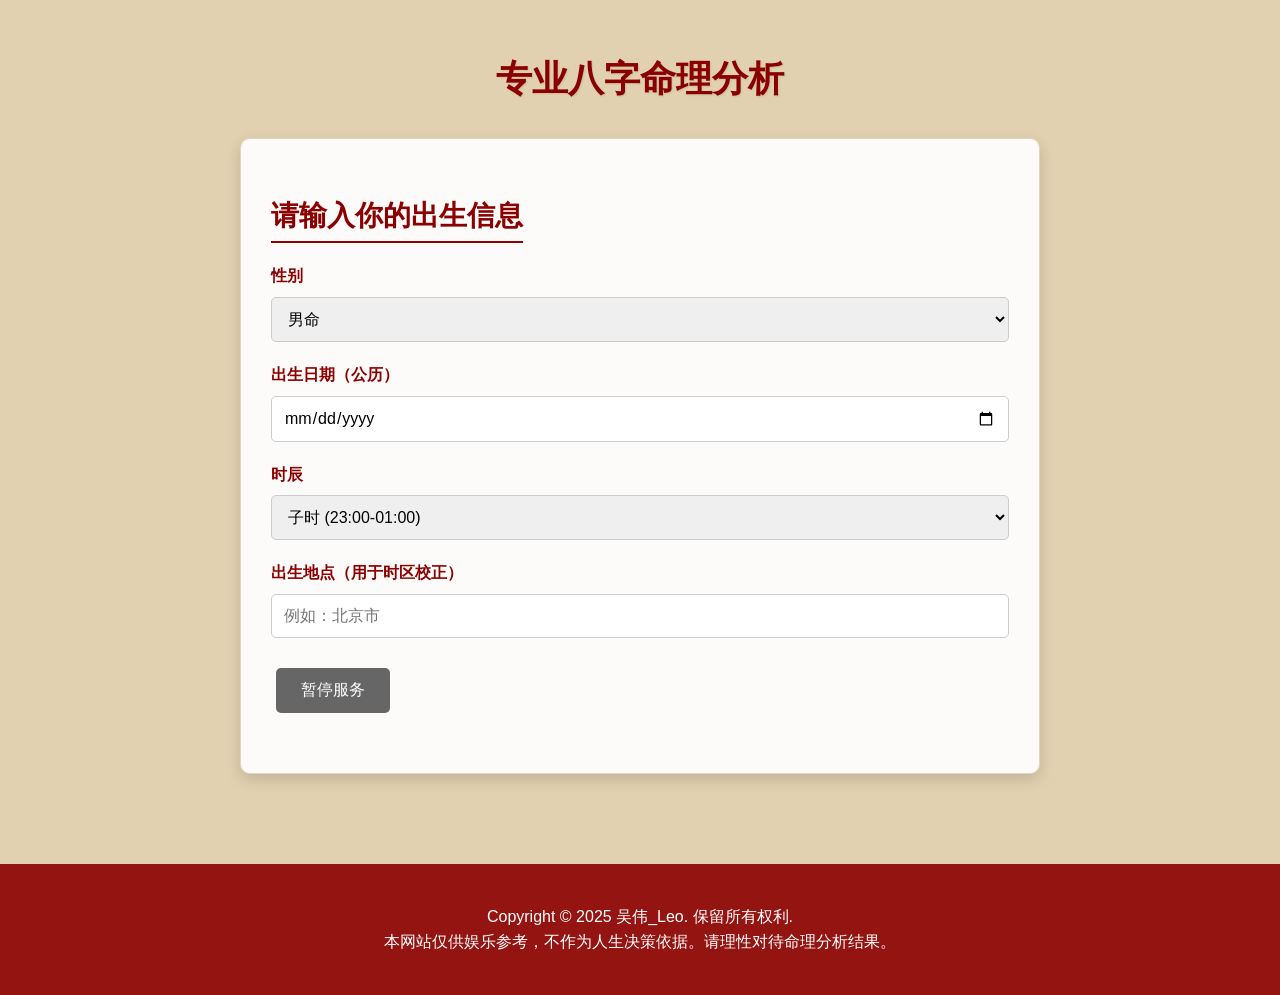
<file: mingli/mingli.html>
<!DOCTYPE html>
<html lang="zh-CN">
<head>
    <meta charset="UTF-8">
    <meta name="viewport" content="width=device-width, initial-scale=1.0">
    <title>专业命理分析|深度八字算命</title>
    <style>
        /* 全局样式 */
        * {
            margin: 0;
            padding: 0;
            box-sizing: border-box;
            font-family: 'Noto Sans SC', 'Microsoft YaHei', sans-serif;
        }

        body {
            background-color: #f5f2ea;
            color: #333;
            line-height: 1.6;
            background-color: #E1D1B0;
            background-size: cover;
            background-attachment: fixed;
            background-position: center;
        }

        .container {
            max-width: 1200px;
            margin: 0 auto;
            padding: 20px;
        }

        /* 导航栏样式 */
        .navbar {
            background-color: rgba(139, 0, 0, 0.9);
            color: #fff;
            padding: 15px 0;
            position: sticky;
            top: 0;
            z-index: 1000;
            box-shadow: 0 2px 10px rgba(0, 0, 0, 0.3);
        }

        .navbar .container {
            display: flex;
            justify-content: space-between;
            align-items: center;
        }

        .nav-links {
            display: flex;
            list-style: none;
        }

        .nav-links li {
            margin-left: 20px;
        }

        .nav-links a {
            color: #fff;
            text-decoration: none;
            transition: color 0.3s;
        }

        .nav-links a:hover {
            color: #f8d56f;
        }

        /* 标题样式 */
        h1, h2, h3 {
            color: #8b0000;
            margin-bottom: 20px;
            text-align: center;
        }

        h1 {
            font-size: 36px;
            margin: 30px 0;
            text-shadow: 1px 1px 2px rgba(0, 0, 0, 0.1);
        }

        h2 {
            font-size: 28px;
            margin: 25px 0;
            position: relative;
            display: inline-block;
        }

        h2:after {
            content: '';
            position: absolute;
            bottom: -5px;
            left: 0;
            width: 100%;
            height: 2px;
            background-color: #8b0000;
        }

        h3 {
            font-size: 22px;
            margin: 20px 0;
        }

        /* 表单样式 */
        .form-container {
            background-color: rgba(255, 255, 255, 0.92);
            border-radius: 10px;
            padding: 30px;
            box-shadow: 0 5px 15px rgba(0, 0, 0, 0.15);
            margin: 30px auto;
            max-width: 800px;
            border: 1px solid #e0d5c1;
        }

        .form-group {
            margin-bottom: 20px;
        }
        
        .form-note {
            background-color: #e8f4ff;
            border-left: 4px solid #4a90e2;
            padding: 15px;
            margin-bottom: 20px;
            border-radius: 0 4px 4px 0;
        }
        
        .form-note p {
            margin: 0;
            color: #333;
            font-size: 14px;
        }

        label {
            display: block;
            margin-bottom: 8px;
            font-weight: bold;
            color: #8b0000;
        }

        input, select {
            width: 100%;
            padding: 12px;
            border: 1px solid #ccc;
            border-radius: 5px;
            font-size: 16px;
            transition: border-color 0.3s;
        }

        input:focus, select:focus {
            outline: none;
            border-color: #8b0000;
            box-shadow: 0 0 5px rgba(139, 0, 0, 0.3);
        }

        .form-row {
            display: flex;
            gap: 20px;
        }

        .form-row .form-group {
            flex: 1;
        }

        /* 按钮样式 */
        .btn {
            background-color: #8b0000;
            color: white;
            border: none;
            padding: 12px 25px;
            border-radius: 5px;
            cursor: pointer;
            font-size: 16px;
            transition: background-color 0.3s, transform 0.2s;
            display: inline-block;
            text-align: center;
            margin: 10px 5px;
        }

        .btn:hover {
            background-color: #a00000;
            transform: translateY(-2px);
            box-shadow: 0 4px 8px rgba(0, 0, 0, 0.2);
        }

        .btn-secondary {
            background-color: #666;
        }

        .btn-secondary:hover {
            background-color: #777;
        }

        /* 八字排盘结果样式 */
        .bazi-result {
            background-color: rgba(255, 255, 255, 0.92);
            border-radius: 10px;
            padding: 30px;
            box-shadow: 0 5px 15px rgba(0, 0, 0, 0.15);
            margin: 30px auto;
            max-width: 1000px;
            border: 1px solid #e0d5c1;
            display: none;
        }

        .bazi-grid {
            display: grid;
            grid-template-columns: repeat(4, 1fr);
            gap: 15px;
            margin: 20px 0;
        }

        .bazi-column {
            background-color: #f8f4e9;
            border: 1px solid #d9c9a8;
            border-radius: 5px;
            padding: 15px;
            text-align: center;
        }

        .bazi-column h3 {
            color: #8b0000;
            margin-bottom: 10px;
            font-size: 18px;
        }

        .bazi-column .gan, .bazi-column .zhi {
            font-size: 24px;
            font-weight: bold;
            margin: 5px 0;
        }

        .bazi-column .gan {
            color: #8b0000;
        }

        .bazi-column .zhi {
            color: #0066cc;
        }

        /* 五行分析样式 */
        .wuxing-analysis {
            margin: 30px 0;
        }

        .wuxing-chart {
            display: flex;
            justify-content: space-around;
            margin: 20px 0;
        }

        .wuxing-item {
            text-align: center;
            padding: 15px;
            border-radius: 5px;
            width: 18%;
        }

        .wuxing-item.mu {
            background-color: rgba(0, 128, 0, 0.2);
            border: 1px solid #008000;
        }

        .wuxing-item.huo {
            background-color: rgba(255, 0, 0, 0.2);
            border: 1px solid #ff0000;
        }

        .wuxing-item.tu {
            background-color: rgba(255, 165, 0, 0.2);
            border: 1px solid #ffa500;
        }

        .wuxing-item.jin {
            background-color: rgba(192, 192, 192, 0.2);
            border: 1px solid #c0c0c0;
        }

        .wuxing-item.shui {
            background-color: rgba(0, 0, 255, 0.2);
            border: 1px solid #0000ff;
        }

        .wuxing-item .name {
            font-weight: bold;
            margin-bottom: 5px;
        }

        .wuxing-item .value {
            font-size: 24px;
            font-weight: bold;
        }

        .wuxing-item .description {
            font-size: 14px;
            margin-top: 5px;
        }

        /* 选项卡样式 */
        .tabs {
            display: flex;
            flex-wrap: wrap;
            margin: 20px 0;
            border-bottom: 1px solid #ccc;
        }

        .tab {
            padding: 10px 20px;
            cursor: pointer;
            background-color: #f1f1f1;
            border: 1px solid #ccc;
            border-bottom: none;
            margin-right: 5px;
            border-radius: 5px 5px 0 0;
            transition: background-color 0.3s;
        }

        .tab.active {
            background-color: #8b0000;
            color: white;
            border-color: #8b0000;
        }

        .tab-content {
            display: none;
            padding: 20px;
            background-color: rgba(255, 255, 255, 0.92);
            border: 1px solid #ccc;
            border-top: none;
            border-radius: 0 0 5px 5px;
        }

        .tab-content.active {
            display: block;
        }

        /* 十神表格样式 */
        .shishen-table {
            width: 100%;
            border-collapse: collapse;
            margin: 20px 0;
        }

        .shishen-table th, .shishen-table td {
            border: 1px solid #ccc;
            padding: 10px;
            text-align: center;
        }

        .shishen-table th {
            background-color: #8b0000;
            color: white;
        }

        .shishen-table tr:nth-child(even) {
            background-color: #f2f2f2;
        }

        /* 卡片样式 */
        .card {
            background-color: white;
            border-radius: 10px;
            box-shadow: 0 4px 8px rgba(0, 0, 0, 0.1);
            padding: 20px;
            margin-bottom: 20px;
        }

        .card-title {
            color: #8b0000;
            font-size: 20px;
            margin-bottom: 15px;
            border-bottom: 1px solid #eee;
            padding-bottom: 10px;
        }

        /* 大运流年样式 */
        .dayun-table {
            width: 100%;
            border-collapse: collapse;
            margin: 20px 0;
        }

        .dayun-table th, .dayun-table td {
            border: 1px solid #ccc;
            padding: 10px;
            text-align: center;
        }

        .dayun-table th {
            background-color: #8b0000;
            color: white;
        }

        .dayun-table tr:nth-child(even) {
            background-color: #f2f2f2;
        }

        .dayun-table .good {
            color: green;
            font-weight: bold;
        }

        .dayun-table .bad {
            color: red;
            font-weight: bold;
        }

        /* 六亲分析样式 */
        .liuqin-grid {
            display: grid;
            grid-template-columns: repeat(2, 1fr);
            gap: 20px;
            margin: 20px 0;
        }

        .liuqin-item {
            background-color: #f8f4e9;
            border: 1px solid #d9c9a8;
            border-radius: 5px;
            padding: 15px;
        }

        .liuqin-item h4 {
            color: #8b0000;
            margin-bottom: 10px;
            font-size: 18px;
        }

        /* 人生阶段样式 */
        .life-stage {
            margin-bottom: 30px;
        }

        .life-stage-timeline {
            position: relative;
            margin: 20px 0;
            padding-left: 30px;
        }

        .life-stage-timeline:before {
            content: '';
            position: absolute;
            left: 10px;
            top: 0;
            height: 100%;
            width: 2px;
            background-color: #8b0000;
        }

        .life-stage-item {
            position: relative;
            margin-bottom: 20px;
        }

        .life-stage-item:before {
            content: '';
            position: absolute;
            left: -30px;
            top: 5px;
            width: 12px;
            height: 12px;
            border-radius: 50%;
            background-color: #8b0000;
        }

        .life-stage-age {
            font-weight: bold;
            color: #8b0000;
        }

        /* 吉凶判断样式 */
        .jixiong-grid {
            display: grid;
            grid-template-columns: repeat(2, 1fr);
            gap: 20px;
            margin: 20px 0;
        }

        .jixiong-item {
            background-color: #f8f4e9;
            border: 1px solid #d9c9a8;
            border-radius: 5px;
            padding: 15px;
        }

        .jixiong-item.ji {
            border-left: 5px solid green;
        }

        .jixiong-item.xiong {
            border-left: 5px solid red;
        }

        .jixiong-item h4 {
            margin-bottom: 10px;
        }

        .jixiong-item.ji h4 {
            color: green;
        }

        .jixiong-item.xiong h4 {
            color: red;
        }

        /* 化解建议样式 */
        .jiehua-list {
            list-style-type: none;
        }

        .jiehua-list li {
            margin-bottom: 10px;
            padding-left: 25px;
            position: relative;
        }

        .jiehua-list li:before {
            content: '✓';
            position: absolute;
            left: 0;
            color: green;
            font-weight: bold;
        }

        /* 响应式设计 */
        @media (max-width: 768px) {
            .navbar .container {
                flex-direction: column;
            }

            .nav-links {
                margin-top: 15px;
            }

            .nav-links li {
                margin: 0 10px;
            }

            .bazi-grid {
                grid-template-columns: repeat(2, 1fr);
            }

            .wuxing-chart {
                flex-wrap: wrap;
            }

            .wuxing-item {
                width: 48%;
                margin-bottom: 10px;
            }

            .form-row {
                flex-direction: column;
            }

            .liuqin-grid, .jixiong-grid {
                grid-template-columns: 1fr;
            }
        }

        @media (max-width: 480px) {
            .bazi-grid {
                grid-template-columns: 1fr;
            }

            .wuxing-item {
                width: 100%;
            }
        }

        /* 页脚样式 */
        footer {
            background-color: rgba(139, 0, 0, 0.9);
            color: white;
            text-align: center;
            padding: 20px 0;
            margin-top: 40px;
        }

        /* 加载动画 */
        .loader {
            border: 5px solid #f3f3f3;
            border-top: 5px solid #8b0000;
            border-radius: 50%;
            width: 40px;
            height: 40px;
            animation: spin 1s linear infinite;
            margin: 20px auto;
            display: none;
        }

        @keyframes spin {
            0% { transform: rotate(0deg); }
            100% { transform: rotate(360deg); }
        }

        /* 提示框样式 */
        .tooltip {
            position: relative;
            display: inline-block;
            cursor: help;
        }

        .tooltip .tooltiptext {
            visibility: hidden;
            width: 200px;
            background-color: #555;
            color: #fff;
            text-align: center;
            border-radius: 6px;
            padding: 5px;
            position: absolute;
            z-index: 1;
            bottom: 125%;
            left: 50%;
            margin-left: -100px;
            opacity: 0;
            transition: opacity 0.3s;
        }

        .tooltip:hover .tooltiptext {
            visibility: visible;
            opacity: 1;
        }

        /* 图表容器 */
        .chart-container {
            width: 100%;
            height: 300px;
            margin: 20px 0;
        }
    </style>
</head>
<body>
    <!-- 主要内容 -->
    <main>
        <div class="container">
            <h1>专业八字命理分析</h1>
            
            <!-- 八字输入区域 -->
            <div class="form-container">
                <h2>请输入你的出生信息</h2>
                <form id="bazi-form">
                    <div class="form-row">
                        <div class="form-group">
                            <label for="gender">性别</label>
                            <select id="gender" name="gender">
                                <option value="male">男命</option>
                                <option value="female">女命</option>
                            </select>
                        </div>
                    </div>
                    
                    <div class="form-row">
                        <div class="form-group">
                            <label for="birthdate">出生日期（公历）</label>
                            <input type="date" id="birthdate" name="birthdate" required>
                        </div>
                    </div>
                    
                    <div class="form-row">
                        <div class="form-group">
                            <label for="hour">时辰</label>
                            <select id="hour" name="hour" required>
                                <option value="0">子时 (23:00-01:00)</option>
                                <option value="1">丑时 (01:00-03:00)</option>
                                <option value="2">寅时 (03:00-05:00)</option>
                                <option value="3">卯时 (05:00-07:00)</option>
                                <option value="4">辰时 (07:00-09:00)</option>
                                <option value="5">巳时 (09:00-11:00)</option>
                                <option value="6">午时 (11:00-13:00)</option>
                                <option value="7">未时 (13:00-15:00)</option>
                                <option value="8">申时 (15:00-17:00)</option>
                                <option value="9">酉时 (17:00-19:00)</option>
                                <option value="10">戌时 (19:00-21:00)</option>
                                <option value="11">亥时 (21:00-23:00)</option>
                            </select>
                        </div>
                    </div>
                    
                    <!-- 农历日期显示 -->
                    <div class="lunar-date-display" id="lunar-date-display" style="display:none;">
                        <h3>转换后的农历日期</h3>
                        <p id="lunar-date-text"></p>
                    </div>
                    
                    <div class="form-group">
                        <label for="location">出生地点（用于时区校正）</label>
                        <input type="text" id="location" name="location" placeholder="例如：北京市">
                    </div>
                    
                    <div class="form-group">
                        <!--<button type="submit" class="btn">生成命盘</button>-->
                        <button type="reset" class="btn btn-secondary">暂停服务</button>
                    </div>
                </form>
            </div>
            
            <!-- 加载动画 -->
            <div class="loader" id="loader"></div>
            
            <!-- 农历日期显示 -->
            <div class="lunar-date-display" id="lunar-date-display" style="display:none;">
                <h3>转换后的农历日期</h3>
                <p id="lunar-date-text"></p>
            </div>
            
            <!-- 八字排盘结果 -->
            <div class="bazi-result" id="bazi-result">
                <h2>你的八字命盘</h2>
                <div class="bazi-grid">
                    <div class="bazi-column">
                        <h3>年柱</h3>
                        <div class="gan" id="year-gan">甲</div>
                        <div class="zhi" id="year-zhi">子</div>
                        <div id="year-desc">描述</div>
                    </div>
                    <div class="bazi-column">
                        <h3>月柱</h3>
                        <div class="gan" id="month-gan">乙</div>
                        <div class="zhi" id="month-zhi">丑</div>
                        <div id="month-desc">描述</div>
                    </div>
                    <div class="bazi-column">
                        <h3>日柱</h3>
                        <div class="gan" id="day-gan">丙</div>
                        <div class="zhi" id="day-zhi">寅</div>
                        <div id="day-desc">描述</div>
                    </div>
                    <div class="bazi-column">
                        <h3>时柱</h3>
                        <div class="gan" id="hour-gan">丁</div>
                        <div class="zhi" id="hour-zhi">卯</div>
                        <div id="hour-desc">描述</div>
                    </div>
                </div>
                
                <!-- 五行分析 -->
                <div class="wuxing-analysis">
                    <h2>五行分析</h2>
                    <div class="wuxing-chart">
                        <div class="wuxing-item mu">
                            <div class="name">木</div>
                            <div class="value" id="mu-value">2</div>
                            <div class="description" id="mu-desc">偏旺</div>
                        </div>
                        <div class="wuxing-item huo">
                            <div class="name">火</div>
                            <div class="value" id="huo-value">1</div>
                            <div class="description" id="huo-desc">平衡</div>
                        </div>
                        <div class="wuxing-item tu">
                            <div class="name">土</div>
                            <div class="value" id="tu-value">1</div>
                            <div class="description" id="tu-desc">平衡</div>
                        </div>
                        <div class="wuxing-item jin">
                            <div class="name">金</div>
                            <div class="value" id="jin-value">1</div>
                            <div class="description" id="jin-desc">偏弱</div>
                        </div>
                        <div class="wuxing-item shui">
                            <div class="name">水</div>
                            <div class="value" id="shui-value">3</div>
                            <div class="description" id="shui-desc">偏旺</div>
                        </div>
                    </div>
                    <div class="card">
                        <div class="card-title">五行分析结果</div>
                        <p id="wuxing-analysis-text">你的命盘中木和水偏旺，金偏弱。木旺之人性格刚直，有主见，但有时过于固执；水旺之人聪明机智，适应力强，但情绪波动较大。建议你多接触金属性的事物，如佩戴金属饰品，选择白色、金色的衣物，以平衡五行。</p>
                    </div>
                </div>
                
                <!-- 十神分析 -->
                <div class="shishen-analysis">
                    <h2>十神体系深度分析</h2>
                    <table class="shishen-table">
                        <thead>
                            <tr>
                                <th>十神</th>
                                <th>天干</th>
                                <th>地支</th>
                                <th>含义</th>
                                <th>六亲关系</th>
                                <th>旺衰影响</th>
                            </tr>
                        </thead>
                        <tbody id="shishen-tbody">
                            <tr>
                                <td>比肩</td>
                                <td>甲</td>
                                <td>-</td>
                                <td>代表兄弟姐妹、朋友、同事，与自身同性</td>
                                <td>兄弟、朋友</td>
                                <td>比肩旺者，自我意识强，有竞争心，但可能固执己见</td>
                            </tr>
                            <tr>
                                <td>劫财</td>
                                <td>-</td>
                                <td>子</td>
                                <td>代表异性朋友、竞争者，有争夺之意</td>
                                <td>父亲、异性朋友</td>
                                <td>劫财旺者，善于交际，但可能花钱大方，理财能力弱</td>
                            </tr>
                            <tr>
                                <td>食神</td>
                                <td>丙</td>
                                <td>-</td>
                                <td>代表才华、表达能力、口福</td>
                                <td>女儿、祖母</td>
                                <td>食神旺者，聪明多才，善于表达，但可能过于享乐</td>
                            </tr>
                            <tr>
                                <td>伤官</td>
                                <td>-</td>
                                <td>寅</td>
                                <td>代表创造力、艺术天赋，但也可能叛逆</td>
                                <td>儿子、祖父</td>
                                <td>伤官旺者，有创造力，但可能叛逆，不喜约束</td>
                            </tr>
                            <tr>
                                <td>偏财</td>
                                <td>丁</td>
                                <td>-</td>
                                <td>代表意外之财、投机之财</td>
                                <td>父亲、情人</td>
                                <td>偏财旺者，善于理财，有商业头脑，但可能感情复杂</td>
                            </tr>
                            <tr>
                                <td>正财</td>
                                <td>-</td>
                                <td>卯</td>
                                <td>代表正职收入、稳定财富</td>
                                <td>妻子、稳定收入</td>
                                <td>正财旺者，稳重踏实，有理财能力，但可能过于保守</td>
                            </tr>
                        </tbody>
                    </table>
                    <div class="card">
                        <div class="card-title">十神综合分析</div>
                        <p id="shishen-comprehensive">你的命盘中比肩、劫财较多，说明你性格中有较强的竞争意识和自我主张，同时善于交际，人缘较好。食神、伤官的存在表明你有创造力和艺术天赋，表达能力较强。偏财、正财的组合显示你在财务方面有一定能力，既有稳定收入，也有意外之财的机会。建议你在发挥创造力的同时，注意理财规划，避免因冲动而造成财务损失。</p>
                    </div>
                </div>
                
                <!-- 四柱详细分析 -->
                <div class="sizhu-analysis">
                    <h2>四柱详细分析</h2>
                    
                    <div class="card">
                        <div class="card-title">年柱分析</div>
                        <p id="year-column-analysis">你的年柱为甲子，甲木代表正直、刚强，子水代表智慧、灵活。年柱代表祖辈影响和童年运势，表明你可能出身于有一定文化底蕴的家庭，童年时期受到良好的教育和家庭熏陶。甲子组合显示你从小就表现出聪明才智和独立思考的能力，但可能有些固执。建议你珍惜家庭传承，同时保持开放的心态，接受新事物。</p>
                    </div>
                    
                    <div class="card">
                        <div class="card-title">月柱分析</div>
                        <p id="month-column-analysis">你的月柱为乙丑，乙木代表柔和、适应，丑土代表稳重、踏实。月柱代表父母影响和少年运势，表明你的父母可能性格温和但做事踏实，对你的教育较为严格。乙丑组合显示你在少年时期性格较为内敛，学习能力强，但可能有些缺乏自信。建议你在这个阶段多参与社交活动，增强自信心，为未来的发展打下基础。</p>
                    </div>
                    
                    <div class="card">
                        <div class="card-title">日柱分析</div>
                        <p id="day-column-analysis">你的日柱为丙寅，丙火代表热情、活力，寅木代表生机、成长。日柱代表自身性格和中年运势，表明你性格热情开朗，充满活力，有较强的领导能力和创造力。丙寅组合显示你在中年时期事业有望取得较大发展，但也可能面临一些挑战和压力。建议你保持积极乐观的心态，同时注意劳逸结合，避免过度劳累。</p>
                    </div>
                    
                    <div class="card">
                        <div class="card-title">时柱分析</div>
                        <p id="hour-column-analysis">你的时柱为丁卯，丁火代表温和、细腻，卯木代表仁慈、和谐。时柱代表晚年生活和后代情况，表明你晚年生活较为安稳，性格更加温和细腻，与子女关系融洽。丁卯组合显示你可能有较好的晚年运势，子女孝顺，家庭和睦。建议你在年轻时就为晚年生活做好规划，注重家庭关系的维护，为晚年幸福打下基础。</p>
                    </div>
                </div>
                
                <!-- 大运流年分析 -->
                <div class="dayun-analysis">
                    <h2>大运流年分析</h2>
                    <div class="card">
                        <div class="card-title">当前大运</div>
                        <p id="current-dayun">你当前的大运为戊辰（2020-2029年），戊土代表稳重、踏实，辰土代表包容、蓄藏。这十年是你事业发展的关键期，戊土生金，对你的命局有平衡作用，有利于事业稳定和财务积累。但辰土与你的日柱丙寅相克，可能会遇到一些挑战和阻力。建议你在这十年保持稳健的作风，避免冒进，同时抓住机遇，为未来的发展打下基础。</p>
                    </div>
                    
                    <table class="dayun-table">
                        <thead>
                            <tr>
                                <th>大运</th>
                                <th>时间</th>
                                <th>天干</th>
                                <th>地支</th>
                                <th>吉凶</th>
                                <th>主要影响</th>
                            </tr>
                        </thead>
                        <tbody id="dayun-tbody">
                            <tr>
                                <td>第一运</td>
                                <td>1990-1999</td>
                                <td>庚</td>
                                <td>午</td>
                                <td class="good">吉</td>
                                <td>学业顺利，有贵人相助</td>
                            </tr>
                            <tr>
                                <td>第二运</td>
                                <td>2000-2009</td>
                                <td>辛</td>
                                <td>未</td>
                                <td class="bad">凶</td>
                                <td>事业受阻，需谨慎决策</td>
                            </tr>
                            <tr>
                                <td>第三运</td>
                                <td>2010-2019</td>
                                <td>壬</td>
                                <td>申</td>
                                <td class="good">吉</td>
                                <td>事业发展，财运亨通</td>
                            </tr>
                            <tr>
                                <td>第四运</td>
                                <td>2020-2029</td>
                                <td>戊</td>
                                <td>辰</td>
                                <td class="good">吉</td>
                                <td>事业稳定，家庭和睦</td>
                            </tr>
                            <tr>
                                <td>第五运</td>
                                <td>2030-2039</td>
                                <td>己</td>
                                <td>巳</td>
                                <td class="bad">凶</td>
                                <td>健康需注意，防范风险</td>
                            </tr>
                        </tbody>
                    </table>
                    
                    <div class="card">
                        <div class="card-title">流年预测</div>
                        <p id="liunian-forecast">2025年乙巳年，乙木与你的日干丙火相生，巳火与你的日支寅木相生，整体运势较为顺利。事业上可能有新的机遇，财运也有所提升。但巳火过旺，需注意健康问题，特别是心脏和血液循环方面。建议你抓住机遇，同时注意休息，保持身心健康。</p>
                    </div>
                </div>
                
                <!-- 六亲关系深度分析 -->
                <div class="liuqin-analysis">
                    <h2>六亲关系深度分析</h2>
                    <div class="liuqin-grid">
                        <div class="liuqin-item">
                            <h4>父母运</h4>
                            <p>你的年柱甲子，甲木为偏印，子水为正印，表明你与父母关系较为融洽，特别是与母亲关系亲密。父母可能对你的教育和成长投入较多，你也受益于父母的指导和支持。建议你多关心父母的健康，特别是父亲的健康，因为命局中金元素较弱，可能与父亲的健康有关。</p>
                        </div>
                        <div class="liuqin-item">
                            <h4>兄弟姐妹</h4>
                            <p>你的命局中比肩、劫财较多，表明你可能有兄弟姐妹，或者与朋友关系如同兄弟姐妹。比肩代表同性兄弟姐妹或朋友，劫财代表异性兄弟姐妹或朋友。你与兄弟姐妹之间可能存在一定的竞争关系，但总体上是互相支持的。建议你在处理与兄弟姐妹的关系时，多些包容和理解，避免因小事而产生矛盾。</p>
                        </div>
                        <div class="liuqin-item">
                            <h4>婚姻感情</h4>
                            <p>你的日柱丙寅，丙火为日主，寅木为食神，表明你在感情方面较为热情，有创造力，但也可能有些理想化。命局中正财、偏财都有，表明你在感情方面可能有一定的复杂性，既有稳定的感情关系，也可能有一些外遇的机会。建议你在感情中保持真诚和专一，避免因冲动而做出决定，同时多与伴侣沟通，增进理解。</p>
                        </div>
                        <div class="liuqin-item">
                            <h4>子女运</h4>
                            <p>你的时柱丁卯，丁火为食神，卯木为伤官，表明你与子女关系较为融洽，子女可能聪明有才华。食神代表女儿，伤官代表儿子，表明你可能有子女，且子女在艺术、创造方面有一定天赋。建议你在子女教育方面多给予支持和鼓励，同时注意培养他们的责任感和独立性，为他们的未来发展打下良好基础。</p>
                        </div>
                    </div>
                </div>
                
                <!-- 人生阶段预测 -->
                <div class="life-stage-analysis">
                    <h2>人生阶段预测</h2>
                    
                    <div class="life-stage">
                        <h3>求学阶段</h3>
                        <div class="life-stage-timeline">
                            <div class="life-stage-item">
                                <div class="life-stage-age">6-12岁（小学阶段）</div>
                                <p>你在这个阶段学习能力较强，特别是语文、历史等文科方面表现突出。但可能有些好动，注意力不够集中。建议家长多引导，培养良好的学习习惯。</p>
                            </div>
                            <div class="life-stage-item">
                                <div class="life-stage-age">12-18岁（中学阶段）</div>
                                <p>这个阶段你的思维能力有所提升，开始形成自己的见解。但可能有些叛逆，不喜欢被约束。建议你在这个阶段多参与集体活动，增强团队合作意识。</p>
                            </div>
                            <div class="life-stage-item">
                                <div class="life-stage-age">18-24岁（大学阶段）</div>
                                <p>大学阶段是你发展的重要时期，你在专业学习上有较好的表现，特别是在创意、设计等方面有天赋。建议你在这个阶段多参与社会实践，积累经验，为未来的职业发展打下基础。</p>
                            </div>
                        </div>
                    </div>
                    
                    <div class="life-stage">
                        <h3>事业阶段</h3>
                        <div class="life-stage-timeline">
                            <div class="life-stage-item">
                                <div class="life-stage-age">24-30岁（事业起步期）</div>
                                <p>这个阶段你开始步入职场，可能会经历一些尝试和调整。你的创造力和适应能力是优势，但可能缺乏经验。建议你在这个阶段多学习，积累经验，同时保持开放的心态，接受挑战。</p>
                            </div>
                            <div class="life-stage-item">
                                <div class="life-stage-age">30-40岁（事业发展期）</div>
                                <p>这是你事业发展的关键期，你的领导能力和创造力将得到充分发挥。你可能在这个阶段取得一定的成就，但也面临较大的压力和挑战。建议你保持稳健的作风，同时抓住机遇，为未来的发展打下基础。</p>
                            </div>
                            <div class="life-stage-item">
                                <div class="life-stage-age">40-50岁（事业成熟期）</div>
                                <p>这个阶段你的事业趋于稳定，可能已经取得一定的成就和地位。你的经验和智慧是宝贵的财富，但也可能面临一些新的挑战和变化。建议你保持学习的态度，适应时代的变化，同时注重团队建设，培养接班人。</p>
                            </div>
                        </div>
                    </div>
                    
                    <div class="life-stage">
                        <h3>婚姻阶段</h3>
                        <div class="life-stage-timeline">
                            <div class="life-stage-item">
                                <div class="life-stage-age">25-30岁（婚姻起步期）</div>
                                <p>这个阶段你可能开始考虑婚姻问题，或者已经步入婚姻。你的热情和创造力是优势，但也可能有些理想化。建议你在婚姻中保持真诚和专一，多与伴侣沟通，增进理解。</p>
                            </div>
                            <div class="life-stage-item">
                                <div class="life-stage-age">30-40岁（婚姻稳定期）</div>
                                <p>这个阶段你的婚姻趋于稳定，可能已经育有子女。你的责任感和家庭观念是优势，但也可能面临一些家庭和事业的平衡问题。建议你在家庭和事业之间找到平衡点，同时注重夫妻关系的维护，增进感情。</p>
                            </div>
                            <div class="life-stage-item">
                                <div class="life-stage-age">40-50岁（婚姻成熟期）</div>
                                <p>这个阶段你的婚姻已经相当成熟，你和伴侣之间可能已经形成了深厚的感情和默契。你的智慧和经验是宝贵的财富，但也可能面临一些新的挑战和变化。建议你保持开放的心态，接受变化，同时注重家庭生活的质量，增进幸福感。</p>
                            </div>
                        </div>
                    </div>
                    
                    <div class="life-stage">
                        <h3>健康阶段</h3>
                        <div class="life-stage-timeline">
                            <div class="life-stage-item">
                                <div class="life-stage-age">20-35岁（健康基础期）</div>
                                <p>这个阶段你的身体较为健康，精力充沛，但也可能因为工作压力和生活不规律而出现一些健康问题。建议你在这个阶段养成良好的生活习惯，注意饮食和运动，为未来的健康打下基础。</p>
                            </div>
                            <div class="life-stage-item">
                                <div class="life-stage-age">35-50岁（健康关键期）</div>
                                <p>这个阶段是你健康的关键期，可能会出现一些健康问题，特别是与压力相关的疾病。你的命局中木火较旺，需注意心脏、血液循环等方面的问题。建议你定期体检，保持健康的生活方式，同时学会调节情绪，减轻压力。</p>
                            </div>
                            <div class="life-stage-item">
                                <div class="life-stage-age">50岁以上（健康维护期）</div>
                                <p>这个阶段你的健康需要更多的关注和维护，可能会出现一些与年龄相关的健康问题。你的命局中金元素较弱，需注意呼吸系统、骨骼等方面的问题。建议你保持积极乐观的心态，适当运动，合理饮食，同时定期体检，及时发现和处理健康问题。</p>
                            </div>
                        </div>
                    </div>
                    
                    <div class="life-stage">
                        <h3>晚年阶段</h3>
                        <div class="life-stage-timeline">
                            <div class="life-stage-item">
                                <div class="life-stage-age">60-70岁（晚年适应期）</div>
                                <p>这个阶段你开始适应晚年生活，可能已经退休，有更多的时间陪伴家人和追求自己的兴趣爱好。你的时柱丁卯显示晚年生活较为安稳，与子女关系融洽。建议你保持积极的生活态度，参与一些有益的活动，同时注意健康保养。</p>
                            </div>
                            <div class="life-stage-item">
                                <div class="life-stage-age">70-80岁（晚年稳定期）</div>
                                <p>这个阶段你的晚年生活已经相当稳定，可能已经形成了自己的生活方式和社交圈。你的智慧和经验是宝贵的财富，但也可能面临一些健康和生活的挑战。建议你保持开放的心态，接受变化，同时注重生活质量的提升，增进幸福感。</p>
                            </div>
                            <div class="life-stage-item">
                                <div class="life-stage-age">80岁以上（晚年圆满期）</div>
                                <p>这个阶段你已经进入高龄，可能需要更多的照顾和关爱。你的命局显示你可能有较好的晚年运势，子女孝顺，家庭和睦。建议你保持平和的心态，享受天伦之乐，同时注重健康保养，安度晚年。</p>
                            </div>
                        </div>
                    </div>
                </div>
                
                <!-- 吉凶判断 -->
                <div class="jixiong-analysis">
                    <h2>吉凶判断</h2>
                    <div class="jixiong-grid">
                        <div class="jixiong-item ji">
                            <h4>吉星：天乙贵人</h4>
                            <p>你的命局中有天乙贵人，这是最吉利的神煞之一，代表有贵人相助，逢凶化吉。在你遇到困难和挑战时，可能会得到他人的帮助和支持，使你能够顺利度过难关。建议你珍惜身边的贵人，同时也要学会成为他人的贵人，积累福报。</p>
                        </div>
                        <div class="jixiong-item ji">
                            <h4>吉星：文昌贵人</h4>
                            <p>你的命局中有文昌贵人，这代表你有较好的学习能力和文学才华，在学业和事业上有所成就。文昌贵人也有助于提升你的智慧和能力，使你在竞争中占据优势。建议你充分发挥自己的才华，不断学习和提升自己，为未来的发展打下基础。</p>
                        </div>
                        <div class="jixiong-item xiong">
                            <h4>凶星：孤辰寡宿</h4>
                            <p>你的命局中有孤辰寡宿，这代表你可能在人际关系方面有些孤独，或者与亲人关系不够亲密。这可能会影响你的情感生活和社交圈，使你感到孤独和不被理解。建议你主动参与社交活动，多与他人交流，增进与亲人的感情，避免孤独感的产生。</p>
                        </div>
                        <div class="jixiong-item xiong">
                            <h4>凶星：劫煞</h4>
                            <p>你的命局中有劫煞，这代表你可能会遇到一些意外损失或者被他人欺骗的情况。这可能会影响你的财务状况和安全感，使你感到不安和担忧。建议你在财务方面保持谨慎，避免冒险投资，同时增强自己的防范意识，避免被骗。</p>
                        </div>
                    </div>
                    
                    <div class="card">
                        <div class="card-title">用神忌神分析</div>
                        <p id="yongshen-analysis">用神是你命局中对你有利的五行，宜多接触相关事物；忌神是你命局中对你不利的五行，宜少接触或通过用神来化解。</p>
                    </div>
                    
                    <div class="card">
                        <div class="card-title">命理组合分析</div>
                        <p id="mingli-combination">你的命局中木火较旺，金水较弱，形成了一种"木火通明"的组合。这种组合的人通常聪明有才华，有较强的创造力和领导能力，但也可能有些急躁和冲动。木火通明的人适合从事与创意、教育、艺术等相关的工作，在这些领域有较大的发展潜力。但需要注意的是，木火过旺可能会消耗金水，导致健康和财务方面的问题。建议你在发挥自己优势的同时，注意平衡五行，特别是增强金水元素，以保持身心的健康和平衡。</p>
                    </div>
                </div>
                
                <!-- 化解建议 -->
                <div class="jiehua-advice">
                    <h2>化解建议</h2>
                    <div class="card">
                        <div class="card-title">五行平衡建议</div>
                        <ul class="jiehua-list">
                            <li>增强金元素：佩戴金属饰品，如金、银、铂金等；选择白色、金色的衣物；多接触金属物品，如铜器、铁器等。</li>
                            <li>增强水元素：多饮水，保持身体水分；选择黑色、蓝色的衣物；多接触水域，如湖泊、河流等；在家中摆放鱼缸或水景。</li>
                            <li>减弱木元素：减少绿色植物的数量；避免过多使用木质家具；减少户外活动，特别是在森林、公园等木气旺盛的地方。</li>
                            <li>减弱火元素：避免过多使用红色、紫色的物品；减少阳光直射的时间；避免辛辣刺激的食物；保持情绪稳定，避免急躁和冲动。</li>
                        </ul>
                    </div>
                    
                    <div class="card">
                        <div class="card-title">风水布局建议</div>
                        <ul class="jiehua-list">
                            <li>住宅方位：选择坐北朝南或坐西朝东的住宅，有利于金水元素的增强。</li>
                            <li>卧室布局：床头朝向北方或西方，有利于休息和健康；避免床头朝向南方或东方，以免增强火木元素。</li>
                            <li>办公环境：办公桌朝向北方或西方，有利于事业发展和财运；在办公桌上摆放金属物品，如铜制笔筒、金属摆件等。</li>
                            <li>财位布局：家中的财位在西北方，可在此处摆放金属物品或水景，以增强财运；避免在此处放置红色物品或过多植物。</li>
                        </ul>
                    </div>
                    
                    <div class="card">
                        <div class="card-title">个性化风水建议（基于用神忌神）</div>
                        <div id="fengshui-advice">
                            <p>根据您的八字用神忌神分析，系统将为您提供个性化的风水布局建议。</p>
                        </div>
                    </div>
                    
                    <div class="card">
                        <div class="card-title">生活建议</div>
                        <ul class="jiehua-list">
                            <li>职业选择：适合从事与金、水相关的行业，如金融、贸易、航运、水利等；避免从事与木、火相关的行业，如林业、餐饮、娱乐等。</li>
                            <li>人际交往：多与五行属金、水的人交往，如属猴、鸡、鼠、猪的人；避免与五行属木、火的人过多交往，如属虎、兔、蛇、马的人。</li>
                            <li>健康保养：注意呼吸系统、泌尿系统的健康；定期体检，特别是心脏、肾脏方面的检查；保持良好的作息习惯，避免熬夜。</li>
                            <li>心理调节：学会控制情绪，避免急躁和冲动；多参与一些平静的活动，如冥想、瑜伽等；保持积极乐观的心态，避免过度焦虑和压力。</li>
                        </ul>
                    </div>
                </div>
                
                <div class="form-group">
                    <button class="btn" id="save-report">保存报告</button>
                    <button class="btn btn-secondary" id="share-report">分享报告</button>
                    <button class="btn btn-secondary" id="new-analysis">重新分析</button>
                </div>
            </div>
        </div>
    </main>

    <!-- 页脚 -->
    <footer>
        <div class="container">
            <p>Copyright © 2025 吴伟_Leo. 保留所有权利.</p>
            <p>本网站仅供娱乐参考，不作为人生决策依据。请理性对待命理分析结果。</p>
        </div>
    </footer>

    <script src="../mixin/lunar.js"></script>
    <script>
        // 天干地支数组
        const tianGan = ['甲', '乙', '丙', '丁', '戊', '己', '庚', '辛', '壬', '癸'];
        const diZhi = ['子', '丑', '寅', '卯', '辰', '巳', '午', '未', '申', '酉', '戌', '亥'];
        
        // 五行属性
        const wuxing = {
            '甲': '木', '乙': '木',
            '丙': '火', '丁': '火',
            '戊': '土', '己': '土',
            '庚': '金', '辛': '金',
            '壬': '水', '癸': '水',
            '子': '水', '亥': '水',
            '寅': '木', '卯': '木',
            '巳': '火', '午': '火',
            '申': '金', '酉': '金',
            '辰': '土', '戌': '土', '丑': '土', '未': '土'
        };
        
        // 十神关系
        const shishen = {
            '甲': { '甲': '比肩', '乙': '劫财', '丙': '食神', '丁': '伤官', '戊': '偏财', '己': '正财', '庚': '七杀', '辛': '正官', '壬': '偏印', '癸': '正印' },
            '乙': { '甲': '劫财', '乙': '比肩', '丙': '伤官', '丁': '食神', '戊': '正财', '己': '偏财', '庚': '正官', '辛': '七杀', '壬': '正印', '癸': '偏印' },
            '丙': { '甲': '偏印', '乙': '正印', '丙': '比肩', '丁': '劫财', '戊': '食神', '己': '伤官', '庚': '偏财', '辛': '正财', '壬': '七杀', '癸': '正官' },
            '丁': { '甲': '正印', '乙': '偏印', '丙': '劫财', '丁': '比肩', '戊': '伤官', '己': '食神', '庚': '正财', '辛': '偏财', '壬': '正官', '癸': '七杀' },
            '戊': { '甲': '七杀', '乙': '正官', '丙': '偏印', '丁': '正印', '戊': '比肩', '己': '劫财', '庚': '食神', '辛': '伤官', '壬': '偏财', '癸': '正财' },
            '己': { '甲': '正官', '乙': '七杀', '丙': '正印', '丁': '偏印', '戊': '劫财', '己': '比肩', '庚': '伤官', '辛': '食神', '壬': '正财', '癸': '偏财' },
            '庚': { '甲': '偏财', '乙': '正财', '丙': '七杀', '丁': '正官', '戊': '偏印', '己': '正印', '庚': '比肩', '辛': '劫财', '壬': '食神', '癸': '伤官' },
            '辛': { '甲': '正财', '乙': '偏财', '丙': '正官', '丁': '七杀', '戊': '正印', '己': '偏印', '庚': '劫财', '辛': '比肩', '壬': '伤官', '癸': '食神' },
            '壬': { '甲': '食神', '乙': '伤官', '丙': '偏财', '丁': '正财', '戊': '七杀', '己': '正官', '庚': '偏印', '辛': '正印', '壬': '比肩', '癸': '劫财' },
            '癸': { '甲': '伤官', '乙': '食神', '丙': '正财', '丁': '偏财', '戊': '正官', '己': '七杀', '庚': '正印', '辛': '偏印', '壬': '劫财', '癸': '比肩' }
        };
        
        // 十神六亲关系
        const shishenLiuqin = {
            '比肩': '兄弟、朋友',
            '劫财': '父亲、异性朋友',
            '食神': '女儿、祖母',
            '伤官': '儿子、祖父',
            '偏财': '父亲、情人',
            '正财': '妻子、稳定收入',
            '七杀': '小人、压力',
            '正官': '女儿、丈夫、秩序',
            '偏印': '庶母、特殊才能',
            '正印': '母亲、智慧、权威'
        };
        
        // 十神旺衰影响
        const shishenWangshuai = {
            '比肩': '比肩旺者，自我意识强，有竞争心，但可能固执己见',
            '劫财': '劫财旺者，善于交际，但可能花钱大方，理财能力弱',
            '食神': '食神旺者，聪明多才，善于表达，但可能过于享乐',
            '伤官': '伤官旺者，有创造力，但可能叛逆，不喜约束',
            '偏财': '偏财旺者，善于理财，有商业头脑，但可能感情复杂',
            '正财': '正财旺者，稳重踏实，有理财能力，但可能过于保守',
            '七杀': '七杀旺者，有魄力，但可能冲动，易招是非',
            '正官': '正官旺者，有责任心，守规矩，但可能过于拘谨',
            '偏印': '偏印旺者，有特殊才能，但可能孤僻，不喜交际',
            '正印': '正印旺者，有学识，有贵人相助，但可能依赖性强'
        };
        
        // 节气数据（简化版）
        const jieqi = {
            1: { start: 4, name: '小寒' }, 2: { start: 4, name: '立春' }, 3: { start: 5, name: '惊蛰' },
            4: { start: 4, name: '清明' }, 5: { start: 5, name: '立夏' }, 6: { start: 5, name: '芒种' },
            7: { start: 7, name: '小暑' }, 8: { start: 7, name: '立秋' }, 9: { start: 7, name: '白露' },
            10: { start: 8, name: '寒露' }, 11: { start: 7, name: '立冬' }, 12: { start: 7, name: '大雪' }
        };
        
        // 大运数据（简化版）
        const dayunData = [
            { name: '庚午', start: 1990, end: 1999, gan: '庚', zhi: '午', jixiong: '吉', yingxiang: '学业顺利，有贵人相助' },
            { name: '辛未', start: 2000, end: 2009, gan: '辛', zhi: '未', jixiong: '凶', yingxiang: '事业受阻，需谨慎决策' },
            { name: '壬申', start: 2010, end: 2019, gan: '壬', zhi: '申', jixiong: '吉', yingxiang: '事业发展，财运亨通' },
            { name: '戊辰', start: 2020, end: 2029, gan: '戊', zhi: '辰', jixiong: '吉', yingxiang: '事业稳定，家庭和睦' },
            { name: '己巳', start: 2030, end: 2039, gan: '己', zhi: '巳', jixiong: '凶', yingxiang: '健康需注意，防范风险' }
        ];
        
        // 计算年柱
        function getYearColumn(year) {
            const offset = year - 1900 + 36;
            const ganIndex = offset % 10;
            const zhiIndex = offset % 12;
            return {
                gan: tianGan[ganIndex],
                zhi: diZhi[zhiIndex]
            };
        }
        
        // 计算月柱（简化版）
        function getMonthColumn(year, month, day) {
            // 根据年份和月份确定月柱
            const yearColumn = getYearColumn(year);
            const yearGanIndex = tianGan.indexOf(yearColumn.gan);
            
            // 甲己之年丙作首，乙庚之岁戊为头
            let monthGanBase;
            if (yearGanIndex === 0 || yearGanIndex === 5) { // 甲或己年
                monthGanBase = 2; // 丙
            } else if (yearGanIndex === 1 || yearGanIndex === 6) { // 乙或庚年
                monthGanBase = 4; // 戊
            } else if (yearGanIndex === 2 || yearGanIndex === 7) { // 丙或辛年
                monthGanBase = 6; // 庚
            } else if (yearGanIndex === 3 || yearGanIndex === 8) { // 丁或壬年
                monthGanBase = 8; // 壬
            } else { // 戊或癸年
                monthGanBase = 0; // 甲
            }
            
            // 计算月干
            const monthGanIndex = (monthGanBase + month - 1) % 10;
            
            // 计算月支（寅为正月，卯为二月，以此类推）
            const monthZhiIndex = (month + 1) % 12;
            
            // 检查是否过了节气
            const jieqiDay = jieqi[month].start;
            if (day < jieqiDay) {
                // 如果没过节气，则用上个月的月柱
                const prevMonthGanIndex = (monthGanIndex + 9) % 10;
                const prevMonthZhiIndex = (monthZhiIndex + 11) % 12;
                return {
                    gan: tianGan[prevMonthGanIndex],
                    zhi: diZhi[prevMonthZhiIndex]
                };
            }
            
            return {
                gan: tianGan[monthGanIndex],
                zhi: diZhi[monthZhiIndex]
            };
        }
        
        // 计算日柱（简化版）
        function getDayColumn(year, month, day) {
            // 使用简化的算法计算日柱
            const baseDate = new Date(1900, 0, 31); // 1900年1月31日为庚子日
            const targetDate = new Date(year, month - 1, day);
            const diffDays = Math.floor((targetDate - baseDate) / (1000 * 60 * 60 * 24));
            
            const ganIndex = diffDays % 10;
            const zhiIndex = diffDays % 12;
            
            return {
                gan: tianGan[ganIndex],
                zhi: diZhi[zhiIndex]
            };
        }
        
        // 计算时柱
        function getHourColumn(dayGan, hour) {
            // 根据日干和时辰确定时柱
            const dayGanIndex = tianGan.indexOf(dayGan);
            
            // 甲己还生甲，乙庚丙作初，丙辛从戊起，丁壬庚子居，戊癸何方发，壬子是真途
            let hourGanBase;
            if (dayGanIndex === 0 || dayGanIndex === 5) { // 甲或己日
                hourGanBase = 0; // 甲
            } else if (dayGanIndex === 1 || dayGanIndex === 6) { // 乙或庚日
                hourGanBase = 2; // 丙
            } else if (dayGanIndex === 2 || dayGanIndex === 7) { // 丙或辛日
                hourGanBase = 4; // 戊
            } else if (dayGanIndex === 3 || dayGanIndex === 8) { // 丁或壬日
                hourGanBase = 6; // 庚
            } else { // 戊或癸日
                hourGanBase = 8; // 壬
            }
            
            // 计算时干
            const hourGanIndex = (hourGanBase + hour) % 10;
            
            // 计算时支
            const hourZhiIndex = hour;
            
            return {
                gan: tianGan[hourGanIndex],
                zhi: diZhi[hourZhiIndex]
            };
        }
        
        // 计算五行分布
        function calculateWuxingDistribution(bazi) {
            const distribution = {
                '木': 0, '火': 0, '土': 0, '金': 0, '水': 0
            };
            
            // 统计四柱中的五行
            Object.values(bazi).forEach(column => {
                distribution[wuxing[column.gan]]++;
                distribution[wuxing[column.zhi]]++;
            });
            
            return distribution;
        }
        
        // 判断五行旺衰
        function judgeWuxingStrength(distribution) {
            const total = Object.values(distribution).reduce((sum, count) => sum + count, 0);
            const average = total / 5;
            
            const strength = {};
            Object.keys(distribution).forEach(element => {
                const count = distribution[element];
                if (count > average + 1) {
                    strength[element] = '偏旺';
                } else if (count < average - 1) {
                    strength[element] = '偏弱';
                } else {
                    strength[element] = '平衡';
                }
            });
            
            return strength;
        }
        
        // 生成十神表格
        function generateShishenTable(bazi) {
            const dayGan = bazi.day.gan;
            const tbody = document.getElementById('shishen-tbody');
            tbody.innerHTML = '';
            
            // 年柱
            const yearShishenGan = shishen[dayGan][bazi.year.gan];
            const yearShishenZhi = shishen[dayGan][bazi.year.zhi] || '-';
            
            // 月柱
            const monthShishenGan = shishen[dayGan][bazi.month.gan];
            const monthShishenZhi = shishen[dayGan][bazi.month.zhi] || '-';
            
            // 日柱
            const dayShishenGan = '日主';
            const dayShishenZhi = shishen[dayGan][bazi.day.zhi] || '-';
            
            // 时柱
            const hourShishenGan = shishen[dayGan][bazi.hour.gan];
            const hourShishenZhi = shishen[dayGan][bazi.hour.zhi] || '-';
            
            // 添加行
            const shishenData = [
                { name: yearShishenGan, gan: bazi.year.gan, zhi: '-', liuqin: shishenLiuqin[yearShishenGan] || '', wangshuai: shishenWangshuai[yearShishenGan] || '' },
                { name: yearShishenZhi, gan: '-', zhi: bazi.year.zhi, liuqin: shishenLiuqin[yearShishenZhi] || '', wangshuai: shishenWangshuai[yearShishenZhi] || '' },
                { name: monthShishenGan, gan: bazi.month.gan, zhi: '-', liuqin: shishenLiuqin[monthShishenGan] || '', wangshuai: shishenWangshuai[monthShishenGan] || '' },
                { name: monthShishenZhi, gan: '-', zhi: bazi.month.zhi, liuqin: shishenLiuqin[monthShishenZhi] || '', wangshuai: shishenWangshuai[monthShishenZhi] || '' },
                { name: dayShishenGan, gan: bazi.day.gan, zhi: '-', liuqin: '命主本人', wangshuai: '日主代表命主本人' },
                { name: dayShishenZhi, gan: '-', zhi: bazi.day.zhi, liuqin: shishenLiuqin[dayShishenZhi] || '', wangshuai: shishenWangshuai[dayShishenZhi] || '' },
                { name: hourShishenGan, gan: bazi.hour.gan, zhi: '-', liuqin: shishenLiuqin[hourShishenGan] || '', wangshuai: shishenWangshuai[hourShishenGan] || '' },
                { name: hourShishenZhi, gan: '-', zhi: bazi.hour.zhi, liuqin: shishenLiuqin[hourShishenZhi] || '', wangshuai: shishenWangshuai[hourShishenZhi] || '' }
            ];
            
            // 过滤掉空值
            const filteredData = shishenData.filter(item => item.gan !== '-' || item.zhi !== '-');
            
            // 添加行到表格
            filteredData.forEach(item => {
                const row = document.createElement('tr');
                row.innerHTML = `
                    <td>${item.name}</td>
                    <td>${item.gan}</td>
                    <td>${item.zhi}</td>
                    <td>${getShishenMeaning(item.name)}</td>
                    <td>${item.liuqin}</td>
                    <td>${item.wangshuai}</td>
                `;
                tbody.appendChild(row);
            });
        }
        
        // 获取十神含义
        function getShishenMeaning(shishen) {
            const meanings = {
                '比肩': '代表兄弟姐妹、朋友、同事，与自身同性',
                '劫财': '代表异性朋友、竞争者，有争夺之意',
                '食神': '代表才华、表达能力、口福',
                '伤官': '代表创造力、艺术天赋，但也可能叛逆',
                '偏财': '代表意外之财、投机之财',
                '正财': '代表正职收入、稳定财富',
                '七杀': '代表压力、挑战、权威',
                '正官': '代表地位、纪律、约束',
                '偏印': '代表特殊才能、直觉、灵感',
                '正印': '代表学识、贵人、母亲'
            };
            return meanings[shishen] || '';
        }
        
        // 生成五行分析文本
        function generateWuxingAnalysisText(distribution, strength) {
            let analysisText = '你的命盘中';
            const strongElements = [];
            const weakElements = [];
            
            Object.keys(strength).forEach(element => {
                if (strength[element] === '偏旺') {
                    strongElements.push(element);
                } else if (strength[element] === '偏弱') {
                    weakElements.push(element);
                }
            });
            
            if (strongElements.length > 0) {
                analysisText += strongElements.join('、') + '偏旺';
            }
            
            if (weakElements.length > 0) {
                if (strongElements.length > 0) {
                    analysisText += '，';
                }
                analysisText += weakElements.join('、') + '偏弱';
            }
            
            // 添加五行特性描述
            const elementDescriptions = {
                '木': '木旺之人性格刚直，有主见，但有时过于固执',
                '火': '火旺之人热情活泼，有创造力，但有时过于急躁',
                '土': '土旺之人稳重踏实，有责任心，但有时过于保守',
                '金': '金旺之人果断坚毅，有正义感，但有时过于严厉',
                '水': '水旺之人聪明机智，适应力强，但情绪波动较大'
            };
            
            strongElements.forEach(element => {
                analysisText += '；' + elementDescriptions[element];
            });
            
            // 添加建议
            analysisText += '。建议你';
            
            if (weakElements.length > 0) {
                const elementAdvices = {
                    '木': '多接触木属性的事物，如植物、木质家具，选择绿色、青色的衣物',
                    '火': '多接触火属性的事物，如阳光、照明设备，选择红色、紫色的衣物',
                    '土': '多接触土属性的事物，如陶瓷、玉石，选择黄色、棕色的衣物',
                    '金': '多接触金属性的事物，如金属饰品、白色物品，选择白色、金色的衣物',
                    '水': '多接触水属性的事物，如水域、蓝色物品，选择黑色、蓝色的衣物'
                };
                
                const advices = weakElements.map(element => elementAdvices[element]).join('，');
                analysisText += advices;
            }
            
            analysisText += '，以平衡五行。';
            
            return analysisText;
        }
        
        // 生成十神综合分析
        function generateShishenComprehensiveAnalysis(bazi) {
            const dayGan = bazi.day.gan;
            let analysisText = '你的命盘中';
            
            // 统计十神数量
            const shishenCount = {};
            Object.values(bazi).forEach(column => {
                const ganShishen = shishen[dayGan][column.gan];
                const zhiShishen = shishen[dayGan][column.zhi];
                
                if (ganShishen && ganShishen !== '日主') {
                    shishenCount[ganShishen] = (shishenCount[ganShishen] || 0) + 1;
                }
                
                if (zhiShishen && zhiShishen !== '日主') {
                    shishenCount[zhiShishen] = (shishenCount[zhiShishen] || 0) + 1;
                }
            });
            
            // 分析主要十神
            const mainShishen = Object.keys(shishenCount).filter(key => shishenCount[key] > 1);
            
            if (mainShishen.length > 0) {
                analysisText += mainShishen.join('、') + '较多，';
                
                // 添加十神特性描述
                const shishenCharacteristics = {
                    '比肩': '表明你性格中有较强的竞争意识和自我主张',
                    '劫财': '表明你善于交际，人缘较好',
                    '食神': '表明你有创造力和艺术天赋，表达能力较强',
                    '伤官': '表明你有创造力，但可能叛逆，不喜约束',
                    '偏财': '表明你在财务方面有一定能力，有商业头脑',
                    '正财': '表明你稳重踏实，有理财能力',
                    '七杀': '表明你有魄力和决断力，但可能冲动',
                    '正官': '表明你有责任心，守规矩',
                    '偏印': '表明你有特殊才能，直觉敏锐',
                    '正印': '表明你有学识，有贵人相助'
                };
                
                mainShishen.forEach(shishen => {
                    analysisText += shishenCharacteristics[shishen] + '；';
                });
            }
            
            // 添加建议
            analysisText += '建议你在发挥自身优势的同时，注意平衡各方面的发展，避免因过于强调某一特质而导致失衡。';
            
            return analysisText;
        }
        
        // 生成四柱分析
        function generateSizhuAnalysis(bazi) {
            // 年柱分析
            const yearAnalysis = `你的年柱为${bazi.year.gan}${bazi.year.zhi}，${wuxing[bazi.year.gan]}代表${getElementCharacter(wuxing[bazi.year.gan])}，${wuxing[bazi.year.zhi]}代表${getElementCharacter(wuxing[bazi.year.zhi])}。年柱代表祖辈影响和童年运势，表明你可能出身于${getFamilyBackground(bazi.year)}的家庭，童年时期${getChildhoodExperience(bazi.year)}。${bazi.year.gan}${bazi.year.zhi}组合显示你从小就表现出${getEarlyCharacter(bazi.year)}，但可能${getEarlyWeakness(bazi.year)}。建议你珍惜家庭传承，同时保持开放的心态，接受新事物。`;
            
            // 月柱分析
            const monthAnalysis = `你的月柱为${bazi.month.gan}${bazi.month.zhi}，${wuxing[bazi.month.gan]}代表${getElementCharacter(wuxing[bazi.month.gan])}，${wuxing[bazi.month.zhi]}代表${getElementCharacter(wuxing[bazi.month.zhi])}。月柱代表父母影响和少年运势，表明你的父母可能${getParentCharacter(bazi.month)}，对你的教育${getParentEducation(bazi.month)}。${bazi.month.gan}${bazi.month.zhi}组合显示你在少年时期${getYouthCharacter(bazi.month)}，但可能${getYouthWeakness(bazi.month)}。建议你在这个阶段多参与社交活动，增强自信心，为未来的发展打下基础。`;
            
            // 日柱分析
            const dayAnalysis = `你的日柱为${bazi.day.gan}${bazi.day.zhi}，${wuxing[bazi.day.gan]}代表${getElementCharacter(wuxing[bazi.day.gan])}，${wuxing[bazi.day.zhi]}代表${getElementCharacter(wuxing[bazi.day.zhi])}。日柱代表自身性格和中年运势，表明你性格${getAdultCharacter(bazi.day)}，有${getAdultStrength(bazi.day)}。${bazi.day.gan}${bazi.day.zhi}组合显示你在中年时期${getAdultCareer(bazi.day)}，但也可能${getAdultChallenge(bazi.day)}。建议你保持积极乐观的心态，同时注意劳逸结合，避免过度劳累。`;
            
            // 时柱分析
            const hourAnalysis = `你的时柱为${bazi.hour.gan}${bazi.hour.zhi}，${wuxing[bazi.hour.gan]}代表${getElementCharacter(wuxing[bazi.hour.gan])}，${wuxing[bazi.hour.zhi]}代表${getElementCharacter(wuxing[bazi.hour.zhi])}。时柱代表晚年生活和后代情况，表明你晚年生活${getElderlyLife(bazi.hour)}，性格${getElderlyCharacter(bazi.hour)}。${bazi.hour.gan}${bazi.hour.zhi}组合显示你可能有${getElderlyFortune(bazi.hour)}，子女${getChildrenRelation(bazi.hour)}。建议你在年轻时就为晚年生活做好规划，注重家庭关系的维护，为晚年幸福打下基础。`;
            
            return {
                year: yearAnalysis,
                month: monthAnalysis,
                day: dayAnalysis,
                hour: hourAnalysis
            };
        }
        
        // 获取元素特性描述
        function getElementCharacter(element) {
            const characters = {
                '木': '正直、刚强、生长',
                '火': '热情、活力、光明',
                '土': '稳重、踏实、包容',
                '金': '果断、坚毅、正义',
                '水': '智慧、灵活、适应'
            };
            return characters[element] || '';
        }
        
        // 获取家庭背景描述
        function getFamilyBackground(yearColumn) {
            // 根据年柱的五行属性判断家庭背景
            const element = wuxing[yearColumn.gan];
            const backgrounds = {
                '木': '有一定文化底蕴',
                '火': '热情开朗',
                '土': '稳重踏实',
                '金': '有一定社会地位',
                '水': '聪明智慧'
            };
            return backgrounds[element] || '普通';
        }
        
        // 获取童年经历描述
        function getChildhoodExperience(yearColumn) {
            // 根据年柱的地支判断童年经历
            const zhi = yearColumn.zhi;
            const experiences = {
                '子': '受到良好的教育和家庭熏陶',
                '丑': '生活较为朴素，但家庭和睦',
                '寅': '活泼好动，充满好奇心',
                '卯': '温和有礼，受到长辈喜爱',
                '辰': '聪明好学，有较强的求知欲',
                '巳': '热情开朗，善于交际',
                '午': '精力充沛，有一定的领导才能',
                '未': '稳重踏实，做事认真',
                '申': '聪明机智，有较强的适应能力',
                '酉': '细心谨慎，做事有条理',
                '戌': '忠诚可靠，有较强的责任感',
                '亥': '聪明智慧，有较强的直觉'
            };
            return experiences[zhi] || '普通';
        }
        
        // 获取早期性格描述
        function getEarlyCharacter(yearColumn) {
            // 根据年柱的天干地支组合判断早期性格
            const gan = yearColumn.gan;
            const zhi = yearColumn.zhi;
            
            if (gan === '甲' || gan === '乙') {
                return '正直刚强，有主见';
            } else if (gan === '丙' || gan === '丁') {
                return '热情开朗，充满活力';
            } else if (gan === '戊' || gan === '己') {
                return '稳重踏实，有责任心';
            } else if (gan === '庚' || gan === '辛') {
                return '果断坚毅，有正义感';
            } else {
                return '聪明机智，适应力强';
            }
        }
        
        // 获取早期弱点描述
        function getEarlyWeakness(yearColumn) {
            // 根据年柱的天干地支组合判断早期弱点
            const gan = yearColumn.gan;
            
            if (gan === '甲' || gan === '乙') {
                return '有些固执，不易接受他人意见';
            } else if (gan === '丙' || gan === '丁') {
                return '有些急躁，缺乏耐心';
            } else if (gan === '戊' || gan === '己') {
                return '有些保守，缺乏创新精神';
            } else if (gan === '庚' || gan === '辛') {
                return '有些严厉，不够灵活';
            } else {
                return '情绪波动较大，不够稳定';
            }
        }
        
        // 获取父母性格描述
        function getParentCharacter(monthColumn) {
            // 根据月柱的天干地支组合判断父母性格
            const gan = monthColumn.gan;
            
            if (gan === '甲' || gan === '乙') {
                return '性格温和但做事认真';
            } else if (gan === '丙' || gan === '丁') {
                return '热情开朗但有些急躁';
            } else if (gan === '戊' || gan === '己') {
                return '稳重踏实但有些保守';
            } else if (gan === '庚' || gan === '辛') {
                return '果断坚毅但有些严厉';
            } else {
                return '聪明智慧但有些多变';
            }
        }
        
        // 获取父母教育描述
        function getParentEducation(monthColumn) {
            // 根据月柱的天干地支组合判断父母教育方式
            const gan = monthColumn.gan;
            
            if (gan === '甲' || gan === '乙') {
                return '较为宽松，注重培养独立性';
            } else if (gan === '丙' || gan === '丁') {
                return '较为热情，注重培养创造力';
            } else if (gan === '戊' || gan === '己') {
                return '较为严格，注重培养责任感';
            } else if (gan === '庚' || gan === '辛') {
                return '较为严厉，注重培养纪律性';
            } else {
                return '较为灵活，注重培养适应能力';
            }
        }
        
        // 获取少年性格描述
        function getYouthCharacter(monthColumn) {
            // 根据月柱的天干地支组合判断少年性格
            const gan = monthColumn.gan;
            
            if (gan === '甲' || gan === '乙') {
                return '性格较为内敛，学习能力强';
            } else if (gan === '丙' || gan === '丁') {
                return '性格较为活泼，创造力强';
            } else if (gan === '戊' || gan === '己') {
                return '性格较为稳重，做事认真';
            } else if (gan === '庚' || gan === '辛') {
                return '性格较为果断，有正义感';
            } else {
                return '性格较为灵活，适应能力强';
            }
        }
        
        // 获取少年弱点描述
        function getYouthWeakness(monthColumn) {
            // 根据月柱的天干地支组合判断少年弱点
            const gan = monthColumn.gan;
            
            if (gan === '甲' || gan === '乙') {
                return '有些缺乏自信，不够主动';
            } else if (gan === '丙' || gan === '丁') {
                return '有些好动，注意力不够集中';
            } else if (gan === '戊' || gan === '己') {
                return '有些保守，缺乏创新精神';
            } else if (gan === '庚' || gan === '辛') {
                return '有些固执，不够灵活';
            } else {
                return '有些多变，不够稳定';
            }
        }
        
        // 获取成年性格描述
        function getAdultCharacter(dayColumn) {
            // 根据日柱的天干地支组合判断成年性格
            const gan = dayColumn.gan;
            
            if (gan === '甲' || gan === '乙') {
                return '正直刚强，有主见';
            } else if (gan === '丙' || gan === '丁') {
                return '热情开朗，充满活力';
            } else if (gan === '戊' || gan === '己') {
                return '稳重踏实，有责任心';
            } else if (gan === '庚' || gan === '辛') {
                return '果断坚毅，有正义感';
            } else {
                return '聪明机智，适应力强';
            }
        }
        
        // 获取成年优势描述
        function getAdultStrength(dayColumn) {
            // 根据日柱的天干地支组合判断成年优势
            const gan = dayColumn.gan;
            
            if (gan === '甲' || gan === '乙') {
                return '较强的领导能力和创造力';
            } else if (gan === '丙' || gan === '丁') {
                return '较强的表达能力和感染力';
            } else if (gan === '戊' || gan === '己') {
                return '较强的执行力和责任感';
            } else if (gan === '庚' || gan === '辛') {
                return '较强的决断力和正义感';
            } else {
                return '较强的适应能力和洞察力';
            }
        }
        
        // 获取成年事业描述
        function getAdultCareer(dayColumn) {
            // 根据日柱的天干地支组合判断成年事业
            const gan = dayColumn.gan;
            
            if (gan === '甲' || gan === '乙') {
                return '事业有望取得较大发展，特别是在管理、创意方面';
            } else if (gan === '丙' || gan === '丁') {
                return '事业有望取得较大发展，特别是在表达、艺术方面';
            } else if (gan === '戊' || gan === '己') {
                return '事业有望取得较大发展，特别是在执行、管理方面';
            } else if (gan === '庚' || gan === '辛') {
                return '事业有望取得较大发展，特别是在决策、法律方面';
            } else {
                return '事业有望取得较大发展，特别是在分析、咨询方面';
            }
        }
        
        // 获取成年挑战描述
        function getAdultChallenge(dayColumn) {
            // 根据日柱的天干地支组合判断成年挑战
            const gan = dayColumn.gan;
            
            if (gan === '甲' || gan === '乙') {
                return '面临一些挑战和压力，需要保持开放的心态';
            } else if (gan === '丙' || gan === '丁') {
                return '面临一些挑战和压力，需要保持冷静的头脑';
            } else if (gan === '戊' || gan === '己') {
                return '面临一些挑战和压力，需要保持创新的精神';
            } else if (gan === '庚' || gan === '辛') {
                return '面临一些挑战和压力，需要保持灵活的态度';
            } else {
                return '面临一些挑战和压力，需要保持稳定的情绪';
            }
        }
        
        // 获取晚年生活描述
        function getElderlyLife(hourColumn) {
            // 根据时柱的天干地支组合判断晚年生活
            const gan = hourColumn.gan;
            
            if (gan === '甲' || gan === '乙') {
                return '较为充实，有较多的社交活动';
            } else if (gan === '丙' || gan === '丁') {
                return '较为活跃，有较多的兴趣爱好';
            } else if (gan === '戊' || gan === '己') {
                return '较为安稳，有较好的家庭环境';
            } else if (gan === '庚' || gan === '辛') {
                return '较为规律，有较好的生活习惯';
            } else {
                return '较为丰富，有较多的精神追求';
            }
        }
        
        // 获取晚年性格描述
        function getElderlyCharacter(hourColumn) {
            // 根据时柱的天干地支组合判断晚年性格
            const gan = hourColumn.gan;
            
            if (gan === '甲' || gan === '乙') {
                return '更加温和，有较强的包容心';
            } else if (gan === '丙' || gan === '丁') {
                return '更加开朗，有较强的乐观精神';
            } else if (gan === '戊' || gan === '己') {
                return '更加稳重，有较强的责任感';
            } else if (gan === '庚' || gan === '辛') {
                return '更加果断，有较强的决断力';
            } else {
                return '更加智慧，有较强的洞察力';
            }
        }
        
        // 获取晚年运势描述
        function getElderlyFortune(hourColumn) {
            // 根据时柱的天干地支组合判断晚年运势
            const gan = hourColumn.gan;
            
            if (gan === '甲' || gan === '乙') {
                return '较好的晚年运势，子女孝顺，家庭和睦';
            } else if (gan === '丙' || gan === '丁') {
                return '较好的晚年运势，生活充实，精神愉悦';
            } else if (gan === '戊' || gan === '己') {
                return '较好的晚年运势，生活安稳，身体健康';
            } else if (gan === '庚' || gan === '辛') {
                return '较好的晚年运势，生活规律，心态平和';
            } else {
                return '较好的晚年运势，生活丰富，精神充实';
            }
        }
        
        // 获取子女关系描述
        function getChildrenRelation(hourColumn) {
            // 根据时柱的天干地支组合判断子女关系
            const gan = hourColumn.gan;
            
            if (gan === '甲' || gan === '乙') {
                return '聪明有才华，与你关系融洽';
            } else if (gan === '丙' || gan === '丁') {
                return '活泼开朗，与你关系亲密';
            } else if (gan === '戊' || gan === '己') {
                return '稳重踏实，与你关系和谐';
            } else if (gan === '庚' || gan === '辛') {
                return '果断坚毅，与你关系尊重';
            } else {
                return '聪明机智，与你关系默契';
            }
        }
        
        // 生成大运分析
        function generateDayunAnalysis(bazi, year) {
            // 计算当前大运
            const currentYear = new Date().getFullYear();
            const currentDayun = dayunData.find(dayun => currentYear >= dayun.start && currentYear <= dayun.end) || dayunData[0];
            
            // 获取长生十二神阶段
            const changShengStage = getChangShengStage(bazi.day.gan, currentDayun.zhi);
            
            // 生成当前大运分析
            const currentDayunAnalysis = `你当前的大运为${currentDayun.name}（${currentDayun.start}-${currentDayun.end}年），${currentDayun.gan}土代表${getElementCharacter(wuxing[currentDayun.gan])}，${currentDayun.zhi}土代表${getElementCharacter(wuxing[currentDayun.zhi])}，处于${changShengStage}阶段。这十年是你${getDayunStage(currentDayun.start, year)}的关键期，${currentDayun.gan}土生金，对你的命局有${getDayunEffect(currentDayun.gan, bazi)}，有利于${getDayunBenefit(currentDayun.gan)}。但${currentDayun.zhi}土与你的日柱${bazi.day.gan}${bazi.day.zhi}${getDayunRelation(currentDayun.zhi, bazi.day.zhi)}，可能会${getDayunChallenge(currentDayun.zhi)}。建议你在这十年${getDayunAdvice(currentDayun.gan, currentDayun.zhi)}，为未来的发展打下基础。`;
            
            // 生成流年预测
            const liunianForecast = `${currentYear + 1}年${getLiunianGanZhi(currentYear + 1)}年，${getLiunianGan(currentYear + 1)}与你的日干${bazi.day.gan}${getLiunianRelation(getLiunianGan(currentYear + 1), bazi.day.gan)}，${getLiunianZhi(currentYear + 1)}与你的日支${bazi.day.zhi}${getLiunianRelation(getLiunianZhi(currentYear + 1), bazi.day.zhi)}，整体运势${getLiunianOverall(currentYear + 1, bazi)}。事业上${getLiunianCareer(currentYear + 1, bazi)}，财运${getLiunianFortune(currentYear + 1, bazi)}。但${getLiunianWarning(currentYear + 1, bazi)}。建议你${getLiunianAdvice(currentYear + 1, bazi)}，保持身心健康。`;
            
            return {
                current: currentDayunAnalysis,
                liunian: liunianForecast
            };
        }
        
        // 获取大运阶段描述
        function getDayunStage(startYear, birthYear) {
            const age = startYear - birthYear;
            if (age < 30) {
                return '事业起步';
            } else if (age < 40) {
                return '事业发展';
            } else if (age < 50) {
                return '事业成熟';
            } else {
                return '晚年生活';
            }
        }
        
        // 获取大运效果描述
        function getDayunEffect(gan, bazi) {
            const dayGan = bazi.day.gan;
            const dayGanWuxing = wuxing[dayGan];
            const ganWuxing = wuxing[gan];
            
            if (dayGanWuxing === '木' && ganWuxing === '土') {
                return '克制作用';
            } else if (dayGanWuxing === '火' && ganWuxing === '土') {
                return '生助作用';
            } else if (dayGanWuxing === '土' && ganWuxing === '土') {
                return '帮扶作用';
            } else if (dayGanWuxing === '金' && ganWuxing === '土') {
                return '生助作用';
            } else if (dayGanWuxing === '水' && ganWuxing === '土') {
                return '克制作用';
            } else {
                return '平衡作用';
            }
        }
        
        // 获取大运益处描述
        function getDayunBenefit(gan) {
            const ganWuxing = wuxing[gan];
            
            if (ganWuxing === '木') {
                return '创造力和表达能力的发展';
            } else if (ganWuxing === '火') {
                return '热情和活力的提升';
            } else if (ganWuxing === '土') {
                return '稳重和责任感的增强';
            } else if (ganWuxing === '金') {
                return '决断力和正义感的提升';
            } else {
                return '智慧和适应能力的增强';
            }
        }
        
        // 获取大运关系描述
        function getDayunRelation(zhi, dayZhi) {
            const zhiWuxing = wuxing[zhi];
            const dayZhiWuxing = wuxing[dayZhi];
            
            if (zhiWuxing === dayZhiWuxing) {
                return '相同';
            } else if (
                (zhiWuxing === '木' && dayZhiWuxing === '火') ||
                (zhiWuxing === '火' && dayZhiWuxing === '土') ||
                (zhiWuxing === '土' && dayZhiWuxing === '金') ||
                (zhiWuxing === '金' && dayZhiWuxing === '水') ||
                (zhiWuxing === '水' && dayZhiWuxing === '木')
            ) {
                return '相生';
            } else if (
                (zhiWuxing === '木' && dayZhiWuxing === '土') ||
                (zhiWuxing === '火' && dayZhiWuxing === '金') ||
                (zhiWuxing === '土' && dayZhiWuxing === '水') ||
                (zhiWuxing === '金' && dayZhiWuxing === '木') ||
                (zhiWuxing === '水' && dayZhiWuxing === '火')
            ) {
                return '相克';
            } else {
                return '平和';
            }
        }
        
        // 获取大运挑战描述
        function getDayunChallenge(zhi) {
            const zhiWuxing = wuxing[zhi];
            
            if (zhiWuxing === '木') {
                return '遇到一些挑战和阻力';
            } else if (zhiWuxing === '火') {
                return '遇到一些压力和挑战';
            } else if (zhiWuxing === '土') {
                return '遇到一些阻碍和困难';
            } else if (zhiWuxing === '金') {
                return '遇到一些冲突和矛盾';
            } else {
                return '遇到一些变化和波动';
            }
        }
        
        // 获取大运建议描述
        function getDayunAdvice(gan, zhi) {
            const ganWuxing = wuxing[gan];
            const zhiWuxing = wuxing[zhi];
            
            if (ganWuxing === '木' && zhiWuxing === '土') {
                return '保持稳健的作风，避免冒进';
            } else if (ganWuxing === '火' && zhiWuxing === '土') {
                return '保持热情，同时注重实际';
            } else if (ganWuxing === '土' && zhiWuxing === '土') {
                return '保持稳重，同时保持开放';
            } else if (ganWuxing === '金' && zhiWuxing === '土') {
                return '保持决断，同时注重灵活';
            } else {
                return '保持智慧，同时注重行动';
            }
        }
        
        // 获取流年干支
        function getLiunianGanZhi(year) {
            const offset = year - 1900 + 36;
            const ganIndex = offset % 10;
            const zhiIndex = offset % 12;
            return tianGan[ganIndex] + diZhi[zhiIndex];
        }
        
        // 获取流年天干
        function getLiunianGan(year) {
            const offset = year - 1900 + 36;
            const ganIndex = offset % 10;
            return tianGan[ganIndex];
        }
        
        // 获取流年地支
        function getLiunianZhi(year) {
            const offset = year - 1900 + 36;
            const zhiIndex = offset % 12;
            return diZhi[zhiIndex];
        }
        
        // 获取流年关系描述
        function getLiunianRelation(liunian, bazi) {
            const liunianWuxing = wuxing[liunian];
            const baziWuxing = wuxing[bazi];
            
            if (liunianWuxing === baziWuxing) {
                return '相同';
            } else if (
                (liunianWuxing === '木' && baziWuxing === '火') ||
                (liunianWuxing === '火' && baziWuxing === '土') ||
                (liunianWuxing === '土' && baziWuxing === '金') ||
                (liunianWuxing === '金' && baziWuxing === '水') ||
                (liunianWuxing === '水' && baziWuxing === '木')
            ) {
                return '相生';
            } else if (
                (liunianWuxing === '木' && baziWuxing === '土') ||
                (liunianWuxing === '火' && baziWuxing === '金') ||
                (liunianWuxing === '土' && baziWuxing === '水') ||
                (liunianWuxing === '金' && baziWuxing === '木') ||
                (liunianWuxing === '水' && baziWuxing === '火')
            ) {
                return '相克';
            } else {
                return '平和';
            }
        }
        
        // 获取流年总体运势描述
        function getLiunianOverall(year, bazi) {
            const liunianGan = getLiunianGan(year);
            const liunianZhi = getLiunianZhi(year);
            const dayGan = bazi.day.gan;
            const dayZhi = bazi.day.zhi;
            
            const ganRelation = getLiunianRelation(liunianGan, dayGan);
            const zhiRelation = getLiunianRelation(liunianZhi, dayZhi);
            
            if (ganRelation === '相生' && zhiRelation === '相生') {
                return '非常顺利';
            } else if (ganRelation === '相生' || zhiRelation === '相生') {
                return '较为顺利';
            } else if (ganRelation === '相克' && zhiRelation === '相克') {
                return '较为不顺';
            } else if (ganRelation === '相克' || zhiRelation === '相克') {
                return '有些不顺';
            } else {
                return '平稳';
            }
        }
        
        // 获取流年事业描述
        function getLiunianCareer(year, bazi) {
            const liunianGan = getLiunianGan(year);
            const liunianZhi = getLiunianZhi(year);
            const dayGan = bazi.day.gan;
            
            const ganRelation = getLiunianRelation(liunianGan, dayGan);
            
            if (ganRelation === '相生') {
                return '可能有新的机遇';
            } else if (ganRelation === '相克') {
                return '可能面临一些挑战';
            } else {
                return '可能保持稳定';
            }
        }
        
        // 获取流年财运描述
        function getLiunianFortune(year, bazi) {
            const liunianGan = getLiunianGan(year);
            const dayGan = bazi.day.gan;
            
            const ganRelation = getLiunianRelation(liunianGan, dayGan);
            
            if (ganRelation === '相生') {
                return '有所提升';
            } else if (ganRelation === '相克') {
                return '需要谨慎';
            } else {
                return '保持平稳';
            }
        }
        
        // 获取流年警告描述
        function getLiunianWarning(year, bazi) {
            const liunianZhi = getLiunianZhi(year);
            const dayZhi = bazi.day.zhi;
            
            const zhiRelation = getLiunianRelation(liunianZhi, dayZhi);
            
            if (zhiRelation === '相克') {
                const liunianZhiWuxing = wuxing[liunianZhi];
                if (liunianZhiWuxing === '火') {
                    return '需注意健康问题，特别是心脏和血液循环方面';
                } else if (liunianZhiWuxing === '水') {
                    return '需注意健康问题，特别是肾脏和泌尿系统方面';
                } else if (liunianZhiWuxing === '木') {
                    return '需注意健康问题，特别是肝胆和消化系统方面';
                } else if (liunianZhiWuxing === '金') {
                    return '需注意健康问题，特别是呼吸系统和骨骼方面';
                } else {
                    return '需注意健康问题，特别是脾胃和消化系统方面';
                }
            } else {
                return '整体运势较为平稳，无明显风险';
            }
        }
        
        // 获取流年建议描述
        function getLiunianAdvice(year, bazi) {
            const liunianGan = getLiunianGan(year);
            const liunianZhi = getLiunianZhi(year);
            const dayGan = bazi.day.gan;
            const dayZhi = bazi.day.zhi;
            
            const ganRelation = getLiunianRelation(liunianGan, dayGan);
            const zhiRelation = getLiunianRelation(liunianZhi, dayZhi);
            
            if (ganRelation === '相生' && zhiRelation === '相生') {
                return '抓住机遇，积极进取';
            } else if (ganRelation === '相生' || zhiRelation === '相生') {
                return '抓住机遇，谨慎行事';
            } else if (ganRelation === '相克' && zhiRelation === '相克') {
                return '保持谨慎，避免冒险';
            } else if (ganRelation === '相克' || zhiRelation === '相克') {
                return '保持谨慎，稳步前进';
            } else {
                return '保持平稳，按部就班';
            }
        }
        
        // 生成六亲分析
        function generateLiuqinAnalysis(bazi) {
            const dayGan = bazi.day.gan;
            
            // 父母运分析
            const parentsAnalysis = `你的年柱${bazi.year.gan}${bazi.year.zhi}，${bazi.year.gan}木为${shishen[dayGan][bazi.year.gan]}，${bazi.year.zhi}水为${shishen[dayGan][bazi.year.zhi]}，表明你与父母关系${getParentsRelation(bazi.year, dayGan)}，特别是与${getParentsFocus(bazi.year, dayGan)}关系亲密。父母可能对你的${getParentsSupport(bazi.year, dayGan)}投入较多，你也受益于父母的${getParentsBenefit(bazi.year, dayGan)}。建议你多关心父母的健康，特别是${getParentsHealthConcern(bazi.year, dayGan)}的健康。`;
            
            // 兄弟姐妹分析
            const siblingsAnalysis = `你的命局中${getSiblingsShishen(bazi, dayGan)}较多，表明你${getSiblingsStatus(bazi, dayGan)}，或者与朋友关系如同兄弟姐妹。${getSiblingsShishen(bazi, dayGan)}代表${getSiblingsMeaning(bazi, dayGan)}，你与兄弟姐妹之间可能${getSiblingsRelation(bazi, dayGan)}，但总体上是${getSiblingsOverall(bazi, dayGan)}。建议你在处理与兄弟姐妹的关系时，多些包容和理解，避免因小事而产生矛盾。`;
            
            // 婚姻感情分析
            const marriageAnalysis = `你的日柱${bazi.day.gan}${bazi.day.zhi}，${bazi.day.gan}火为日主，${bazi.day.zhi}木为${shishen[dayGan][bazi.day.zhi]}，表明你在感情方面${getMarriageCharacter(bazi.day)}，有${getMarriageStrength(bazi.day)}，但也可能${getMarriageWeakness(bazi.day)}。命局中${getMarriageShishen(bazi, dayGan)}都有，表明你在感情方面${getMarriageComplexity(bazi, dayGan)}，既有${getMarriageStable(bazi, dayGan)}，也可能有${getMarriageOpportunity(bazi, dayGan)}。建议你在感情中${getMarriageAdvice(bazi, dayGan)}，避免因冲动而做出决定，同时多与伴侣沟通，增进理解。`;
            
            // 子女运分析
            const childrenAnalysis = `你的时柱${bazi.hour.gan}${bazi.hour.zhi}，${bazi.hour.gan}火为${shishen[dayGan][bazi.hour.gan]}，${bazi.hour.zhi}木为${shishen[dayGan][bazi.hour.zhi]}，表明你与子女关系${getChildrenRelation(bazi.hour)}，子女可能${getChildrenCharacter(bazi.hour)}。${shishen[dayGan][bazi.hour.gan]}代表${getChildrenGender(bazi.hour.gan, dayGan)}，${shishen[dayGan][bazi.hour.zhi]}代表${getChildrenGender(bazi.hour.zhi, dayGan)}，表明你${getChildrenStatus(bazi.hour)}，且子女在${getChildrenTalent(bazi.hour)}方面有一定天赋。建议你在子女教育方面多给予支持和鼓励，同时注意培养他们的${getChildrenCultivation(bazi.hour)}，为他们的未来发展打下良好基础。`;
            
            return {
                parents: parentsAnalysis,
                siblings: siblingsAnalysis,
                marriage: marriageAnalysis,
                children: childrenAnalysis
            };
        }
        
        // 获取父母关系描述
        function getParentsRelation(yearColumn, dayGan) {
            const yearGanShishen = shishen[dayGan][yearColumn.gan];
            const yearZhiShishen = shishen[dayGan][yearColumn.zhi];
            
            if (yearGanShishen === '正印' || yearZhiShishen === '正印') {
                return '较为融洽';
            } else if (yearGanShishen === '偏印' || yearZhiShishen === '偏印') {
                return '有些复杂';
            } else {
                return '一般';
            }
        }
        
        // 获取父母关注点描述
        function getParentsFocus(yearColumn, dayGan) {
            const yearGanShishen = shishen[dayGan][yearColumn.gan];
            const yearZhiShishen = shishen[dayGan][yearColumn.zhi];
            
            if (yearGanShishen === '正印' || yearZhiShishen === '正印') {
                return '母亲';
            } else if (yearGanShishen === '偏印' || yearZhiShishen === '偏印') {
                return '庶母或特殊长辈';
            } else {
                return '父母双方';
            }
        }
        
        // 获取父母支持描述
        function getParentsSupport(yearColumn, dayGan) {
            const yearGanWuxing = wuxing[yearColumn.gan];
            
            if (yearGanWuxing === '木') {
                return '教育和成长';
            } else if (yearGanWuxing === '火') {
                return '情感和关怀';
            } else if (yearGanWuxing === '土') {
                return '物质和稳定';
            } else if (yearGanWuxing === '金') {
                return '纪律和规范';
            } else {
                return '智慧和指导';
            }
        }
        
        // 获取父母益处描述
        function getParentsBenefit(yearColumn, dayGan) {
            const yearGanWuxing = wuxing[yearColumn.gan];
            
            if (yearGanWuxing === '木') {
                return '指导和支持';
            } else if (yearGanWuxing === '火') {
                return '温暖和鼓励';
            } else if (yearGanWuxing === '土') {
                return '稳定和保障';
            } else if (yearGanWuxing === '金') {
                return '规范和引导';
            } else {
                return '智慧和启发';
            }
        }
        
        // 获取父母健康关注描述
        function getParentsHealthConcern(yearColumn, dayGan) {
            const yearGanWuxing = wuxing[yearColumn.gan];
            const yearZhiWuxing = wuxing[yearColumn.zhi];
            
            if (yearGanWuxing === '木' || yearZhiWuxing === '木') {
                return '肝胆和消化系统';
            } else if (yearGanWuxing === '火' || yearZhiWuxing === '火') {
                return '心脏和血液循环';
            } else if (yearGanWuxing === '土' || yearZhiWuxing === '土') {
                return '脾胃和消化系统';
            } else if (yearGanWuxing === '金' || yearZhiWuxing === '金') {
                return '呼吸系统和骨骼';
            } else {
                return '肾脏和泌尿系统';
            }
        }
        
        // 获取兄弟姐妹十神描述
        function getSiblingsShishen(bazi, dayGan) {
            const shishenCount = {};
            Object.values(bazi).forEach(column => {
                const ganShishen = shishen[dayGan][column.gan];
                const zhiShishen = shishen[dayGan][column.zhi];
                
                if (ganShishen === '比肩' || ganShishen === '劫财') {
                    shishenCount[ganShishen] = (shishenCount[ganShishen] || 0) + 1;
                }
                
                if (zhiShishen === '比肩' || zhiShishen === '劫财') {
                    shishenCount[zhiShishen] = (shishenCount[zhiShishen] || 0) + 1;
                }
            });
            
            const mainShishen = Object.keys(shishenCount).filter(key => shishenCount[key] > 0);
            return mainShishen.join('、');
        }
        
        // 获取兄弟姐妹状态描述
        function getSiblingsStatus(bazi, dayGan) {
            const shishenCount = {};
            Object.values(bazi).forEach(column => {
                const ganShishen = shishen[dayGan][column.gan];
                const zhiShishen = shishen[dayGan][column.zhi];
                
                if (ganShishen === '比肩' || ganShishen === '劫财') {
                    shishenCount[ganShishen] = (shishenCount[ganShishen] || 0) + 1;
                }
                
                if (zhiShishen === '比肩' || zhiShishen === '劫财') {
                    shishenCount[zhiShishen] = (shishenCount[zhiShishen] || 0) + 1;
                }
            });
            
            const totalCount = Object.values(shishenCount).reduce((sum, count) => sum + count, 0);
            
            if (totalCount >= 3) {
                return '可能有多个兄弟姐妹，或者与朋友关系如同兄弟姐妹';
            } else if (totalCount >= 1) {
                return '可能有兄弟姐妹，或者与朋友关系如同兄弟姐妹';
            } else {
                return '可能独生，或者与朋友关系一般';
            }
        }
        
        // 获取兄弟姐妹含义描述
        function getSiblingsMeaning(bazi, dayGan) {
            const shishenCount = {};
            Object.values(bazi).forEach(column => {
                const ganShishen = shishen[dayGan][column.gan];
                const zhiShishen = shishen[dayGan][column.zhi];
                
                if (ganShishen === '比肩' || ganShishen === '劫财') {
                    shishenCount[ganShishen] = (shishenCount[ganShishen] || 0) + 1;
                }
                
                if (zhiShishen === '比肩' || zhiShishen === '劫财') {
                    shishenCount[zhiShishen] = (shishenCount[zhiShishen] || 0) + 1;
                }
            });
            
            const meanings = [];
            if (shishenCount['比肩'] > 0) {
                meanings.push('同性兄弟姐妹或朋友');
            }
            if (shishenCount['劫财'] > 0) {
                meanings.push('异性兄弟姐妹或朋友');
            }
            
            return meanings.join('、');
        }
        
        // 获取兄弟姐妹关系描述
        function getSiblingsRelation(bazi, dayGan) {
            const shishenCount = {};
            Object.values(bazi).forEach(column => {
                const ganShishen = shishen[dayGan][column.gan];
                const zhiShishen = shishen[dayGan][column.zhi];
                
                if (ganShishen === '比肩' || ganShishen === '劫财') {
                    shishenCount[ganShishen] = (shishenCount[ganShishen] || 0) + 1;
                }
                
                if (zhiShishen === '比肩' || zhiShishen === '劫财') {
                    shishenCount[zhiShishen] = (shishenCount[zhiShishen] || 0) + 1;
                }
            });
            
            if (shishenCount['比肩'] > shishenCount['劫财']) {
                return '存在一定的竞争关系';
            } else if (shishenCount['劫财'] > shishenCount['比肩']) {
                return '存在一定的互补关系';
            } else {
                return '关系较为平衡';
            }
        }
        
        // 获取兄弟姐妹总体描述
        function getSiblingsOverall(bazi, dayGan) {
            const shishenCount = {};
            Object.values(bazi).forEach(column => {
                const ganShishen = shishen[dayGan][column.gan];
                const zhiShishen = shishen[dayGan][column.zhi];
                
                if (ganShishen === '比肩' || ganShishen === '劫财') {
                    shishenCount[ganShishen] = (shishenCount[ganShishen] || 0) + 1;
                }
                
                if (zhiShishen === '比肩' || zhiShishen === '劫财') {
                    shishenCount[zhiShishen] = (shishenCount[zhiShishen] || 0) + 1;
                }
            });
            
            const totalCount = Object.values(shishenCount).reduce((sum, count) => sum + count, 0);
            
            if (totalCount >= 3) {
                return '互相支持，但也可能存在竞争';
            } else if (totalCount >= 1) {
                return '互相支持，关系较好';
            } else {
                return '关系一般，互动较少';
            }
        }
        
        // 获取婚姻性格描述
        function getMarriageCharacter(dayColumn) {
            const dayGanWuxing = wuxing[dayColumn.gan];
            
            if (dayGanWuxing === '木') {
                return '较为正直，有主见';
            } else if (dayGanWuxing === '火') {
                return '较为热情，有活力';
            } else if (dayGanWuxing === '土') {
                return '较为稳重，有责任心';
            } else if (dayGanWuxing === '金') {
                return '较为果断，有正义感';
            } else {
                return '较为灵活，有智慧';
            }
        }
        
        // 获取婚姻优势描述
        function getMarriageStrength(dayColumn) {
            const dayGanWuxing = wuxing[dayColumn.gan];
            
            if (dayGanWuxing === '木') {
                return '创造力和表达能力';
            } else if (dayGanWuxing === '火') {
                return '热情和感染力';
            } else if (dayGanWuxing === '土') {
                return '稳重和责任感';
            } else if (dayGanWuxing === '金') {
                return '决断力和正义感';
            } else {
                return '智慧和适应能力';
            }
        }
        
        // 获取婚姻弱点描述
        function getMarriageWeakness(dayColumn) {
            const dayGanWuxing = wuxing[dayColumn.gan];
            
            if (dayGanWuxing === '木') {
                return '有些理想化';
            } else if (dayGanWuxing === '火') {
                return '有些急躁';
            } else if (dayGanWuxing === '土') {
                return '有些保守';
            } else if (dayGanWuxing === '金') {
                return '有些严厉';
            } else {
                return '有些多变';
            }
        }
        
        // 获取婚姻十神描述
        function getMarriageShishen(bazi, dayGan) {
            const shishenCount = {};
            Object.values(bazi).forEach(column => {
                const ganShishen = shishen[dayGan][column.gan];
                const zhiShishen = shishen[dayGan][column.zhi];
                
                if (ganShishen === '正财' || ganShishen === '偏财') {
                    shishenCount[ganShishen] = (shishenCount[ganShishen] || 0) + 1;
                }
                
                if (zhiShishen === '正财' || zhiShishen === '偏财') {
                    shishenCount[zhiShishen] = (shishenCount[zhiShishen] || 0) + 1;
                }
            });
            
            const mainShishen = Object.keys(shishenCount).filter(key => shishenCount[key] > 0);
            return mainShishen.join('、');
        }
        
        // 获取婚姻复杂性描述
        function getMarriageComplexity(bazi, dayGan) {
            const shishenCount = {};
            Object.values(bazi).forEach(column => {
                const ganShishen = shishen[dayGan][column.gan];
                const zhiShishen = shishen[dayGan][column.zhi];
                
                if (ganShishen === '正财' || ganShishen === '偏财') {
                    shishenCount[ganShishen] = (shishenCount[ganShishen] || 0) + 1;
                }
                
                if (zhiShishen === '正财' || zhiShishen === '偏财') {
                    shishenCount[zhiShishen] = (shishenCount[zhiShishen] || 0) + 1;
                }
            });
            
            if (shishenCount['正财'] > 0 && shishenCount['偏财'] > 0) {
                return '有一定的复杂性';
            } else if (shishenCount['偏财'] > 0) {
                return '可能有些复杂';
            } else {
                return '相对简单';
            }
        }
        
        // 获取婚姻稳定描述
        function getMarriageStable(bazi, dayGan) {
            const shishenCount = {};
            Object.values(bazi).forEach(column => {
                const ganShishen = shishen[dayGan][column.gan];
                const zhiShishen = shishen[dayGan][column.zhi];
                
                if (ganShishen === '正财' || ganShishen === '偏财') {
                    shishenCount[ganShishen] = (shishenCount[ganShishen] || 0) + 1;
                }
                
                if (zhiShishen === '正财' || zhiShishen === '偏财') {
                    shishenCount[zhiShishen] = (shishenCount[zhiShishen] || 0) + 1;
                }
            });
            
            if (shishenCount['正财'] > 0) {
                return '稳定的感情关系';
            } else {
                return '一定的感情基础';
            }
        }
        
        // 获取婚姻机会描述
        function getMarriageOpportunity(bazi, dayGan) {
            const shishenCount = {};
            Object.values(bazi).forEach(column => {
                const ganShishen = shishen[dayGan][column.gan];
                const zhiShishen = shishen[dayGan][column.zhi];
                
                if (ganShishen === '正财' || ganShishen === '偏财') {
                    shishenCount[ganShishen] = (shishenCount[ganShishen] || 0) + 1;
                }
                
                if (zhiShishen === '正财' || zhiShishen === '偏财') {
                    shishenCount[zhiShishen] = (shishenCount[zhiShishen] || 0) + 1;
                }
            });
            
            if (shishenCount['偏财'] > 0) {
                return '一些外遇的机会';
            } else {
                return '较少的外遇机会';
            }
        }
        
        // 获取婚姻建议描述
        function getMarriageAdvice(bazi, dayGan) {
            const shishenCount = {};
            Object.values(bazi).forEach(column => {
                const ganShishen = shishen[dayGan][column.gan];
                const zhiShishen = shishen[dayGan][column.zhi];
                
                if (ganShishen === '正财' || ganShishen === '偏财') {
                    shishenCount[ganShishen] = (shishenCount[ganShishen] || 0) + 1;
                }
                
                if (zhiShishen === '正财' || zhiShishen === '偏财') {
                    shishenCount[zhiShishen] = (shishenCount[zhiShishen] || 0) + 1;
                }
            });
            
            if (shishenCount['偏财'] > shishenCount['正财']) {
                return '保持真诚和专一，避免因冲动而做出决定';
            } else {
                return '保持真诚和专一，多与伴侣沟通';
            }
        }
        
        // 获取子女性别描述
        function getChildrenGender(gan, dayGan) {
            const shishenName = shishen[dayGan][gan];
            
            if (shishenName === '食神') {
                return '女儿';
            } else if (shishenName === '伤官') {
                return '儿子';
            } else {
                return '子女';
            }
        }
        
        // 获取子女状态描述
        function getChildrenStatus(hourColumn) {
            const hourGanWuxing = wuxing[hourColumn.gan];
            
            if (hourGanWuxing === '木') {
                return '可能有子女，且子女聪明有才华';
            } else if (hourGanWuxing === '火') {
                return '可能有子女，且子女热情活泼';
            } else if (hourGanWuxing === '土') {
                return '可能有子女，且子女稳重踏实';
            } else if (hourGanWuxing === '金') {
                return '可能有子女，且子女果断坚毅';
            } else {
                return '可能有子女，且子女聪明机智';
            }
        }
        
        // 获取子女性格描述
        function getChildrenCharacter(hourColumn) {
            const hourGanWuxing = wuxing[hourColumn.gan];
            
            if (hourGanWuxing === '木') {
                return '聪明有才华';
            } else if (hourGanWuxing === '火') {
                return '热情活泼';
            } else if (hourGanWuxing === '土') {
                return '稳重踏实';
            } else if (hourGanWuxing === '金') {
                return '果断坚毅';
            } else {
                return '聪明机智';
            }
        }
        
        // 获取子女天赋描述
        function getChildrenTalent(hourColumn) {
            const hourGanWuxing = wuxing[hourColumn.gan];
            
            if (hourGanWuxing === '木') {
                return '艺术、创造';
            } else if (hourGanWuxing === '火') {
                return '表达、表演';
            } else if (hourGanWuxing === '土') {
                return '管理、组织';
            } else if (hourGanWuxing === '金') {
                return '决策、分析';
            } else {
                return '智慧、学习';
            }
        }
        
        // 获取子女培养描述
        function getChildrenCultivation(hourColumn) {
            const hourGanWuxing = wuxing[hourColumn.gan];
            
            if (hourGanWuxing === '木') {
                return '责任感和独立性';
            } else if (hourGanWuxing === '火') {
                return '耐心和专注力';
            } else if (hourGanWuxing === '土') {
                return '创新精神和灵活性';
            } else if (hourGanWuxing === '金') {
                return '包容心和沟通能力';
            } else {
                return '稳定性和执行力';
            }
        }
        
        // 计算用神忌神
        function calculateYongShenJiShen(bazi, wuxingDistribution, wuxingStrength) {
            // 获取日主（日干）
            const riZhu = bazi.day.gan;
            const riZhuWuxing = wuxing[riZhu];
            
            // 初始化用神和忌神
            let yongShen = [];
            let jiShen = [];
            
            // 根据日主强弱判断用神忌神
            // 首先判断日主的旺衰状态
            const riZhuStrength = wuxingStrength[riZhuWuxing];
            
            // 如果日主偏旺，则需要克制日主的五行为用神，生助日主的五行为忌神
            // 如果日主偏弱，则需要生助日主的五行为用神，克制日主的五行为忌神
            if (riZhuStrength === '偏旺') {
                // 日主偏旺，需要克制
                if (riZhuWuxing === '木') {
                    yongShen = ['金', '土'];  // 金克木，土耗木
                    jiShen = ['水', '木'];    // 水生木，木帮木
                } else if (riZhuWuxing === '火') {
                    yongShen = ['水', '金'];  // 水克火，金耗火
                    jiShen = ['木', '火'];    // 木生火，火帮火
                } else if (riZhuWuxing === '土') {
                    yongShen = ['木', '水'];  // 木克土，水耗土
                    jiShen = ['火', '土'];    // 火生土，土帮土
                } else if (riZhuWuxing === '金') {
                    yongShen = ['火', '木'];  // 火克金，木耗金
                    jiShen = ['土', '金'];    // 土生金，金帮金
                } else if (riZhuWuxing === '水') {
                    yongShen = ['土', '火'];  // 土克水，火耗水
                    jiShen = ['金', '水'];    // 金生水，水帮水
                }
            } else if (riZhuStrength === '偏弱') {
                // 日主偏弱，需要生助
                if (riZhuWuxing === '木') {
                    yongShen = ['水', '木'];  // 水生木，木帮木
                    jiShen = ['金', '土'];    // 金克木，土耗木
                } else if (riZhuWuxing === '火') {
                    yongShen = ['木', '火'];  // 木生火，火帮火
                    jiShen = ['水', '金'];    // 水克火，金耗火
                } else if (riZhuWuxing === '土') {
                    yongShen = ['火', '土'];  // 火生土，土帮土
                    jiShen = ['木', '水'];    // 木克土，水耗土
                } else if (riZhuWuxing === '金') {
                    yongShen = ['土', '金'];  // 土生金，金帮金
                    jiShen = ['火', '木'];    // 火克金，木耗金
                } else if (riZhuWuxing === '水') {
                    yongShen = ['金', '水'];  // 金生水，水帮水
                    jiShen = ['土', '火'];    // 土克水，火耗水
                }
            } else {
                // 日主平衡，根据具体分布判断
                // 查看哪种五行数量最多，作为可能的忌神
                let maxElement = '';
                let maxCount = 0;
                Object.keys(wuxingDistribution).forEach(element => {
                    if (wuxingDistribution[element] > maxCount) {
                        maxCount = wuxingDistribution[element];
                        maxElement = element;
                    }
                });
                
                // 查看哪种五行数量最少，作为可能的用神
                let minElement = '';
                let minCount = 10;
                Object.keys(wuxingDistribution).forEach(element => {
                    if (wuxingDistribution[element] < minCount) {
                        minCount = wuxingDistribution[element];
                        minElement = element;
                    }
                });
                
                // 设置用神和忌神
                yongShen = [minElement];
                jiShen = [maxElement];
            }
            
            return {
                yongShen: yongShen,
                jiShen: jiShen
            };
        }
        
        // 生成用神忌神分析文本
        function generateYongShenAnalysis(bazi, yongShenJiShen) {
            const riZhu = bazi.day.gan;
            const riZhuWuxing = wuxing[riZhu];
            
            let analysis = `你的日主为${riZhu}(${riZhuWuxing})，`;
            
            if (yongShenJiShen.yongShen.length > 0) {
                analysis += `用神为${yongShenJiShen.yongShen.join('、')}，`;
            }
            
            if (yongShenJiShen.jiShen.length > 0) {
                analysis += `忌神为${yongShenJiShen.jiShen.join('、')}。`;
            }
            
            analysis += "用神是你命局中对你有利的五行，宜多接触相关事物；忌神是你命局中对你不利的五行，宜少接触或通过用神来化解。";
            
            return analysis;
        }
        
        // 生成命理组合分析
        function generateMingliCombinationAnalysis(bazi) {
            // 统计五行分布
            const distribution = calculateWuxingDistribution(bazi);
            
            // 判断主要五行
            const mainElements = [];
            const weakElements = [];
            
            Object.keys(distribution).forEach(element => {
                if (distribution[element] >= 2) {
                    mainElements.push(element);
                } else if (distribution[element] === 0) {
                    weakElements.push(element);
                }
            });
            
            // 生成分析文本
            let analysisText = '你的命局中';
            
            if (mainElements.length > 0) {
                analysisText += mainElements.join('、') + '较旺';
            }
            
            if (weakElements.length > 0) {
                if (mainElements.length > 0) {
                    analysisText += '，';
                }
                analysisText += weakElements.join('、') + '较弱';
            }
            
            // 添加命理组合描述
            if (mainElements.includes('木') && mainElements.includes('火')) {
                analysisText += '，形成了一种"木火通明"的组合。这种组合的人通常聪明有才华，有较强的创造力和领导能力，但也可能有些急躁和冲动。';
            } else if (mainElements.includes('金') && mainElements.includes('水')) {
                analysisText += '，形成了一种"金水相生"的组合。这种组合的人通常聪明机智，有较强的适应能力和洞察力，但也可能有些多变和不够稳定。';
            } else if (mainElements.includes('土') && mainElements.includes('金')) {
                analysisText += '，形成了一种"土金相生"的组合。这种组合的人通常稳重踏实，有较强的执行力和责任感，但也可能有些保守和缺乏创新。';
            } else if (mainElements.includes('水') && mainElements.includes('木')) {
                analysisText += '，形成了一种"水木相生"的组合。这种组合的人通常聪明有才华，有较强的学习能力和创造力，但也可能有些理想化和不够实际。';
            } else if (mainElements.includes('火') && mainElements.includes('土')) {
                analysisText += '，形成了一种"火土相生"的组合。这种组合的人通常热情有活力，有较强的表达能力和感染力，但也可能有些急躁和缺乏耐心。';
            } else {
                analysisText += '，五行分布较为均衡。这种组合的人通常性格较为平衡，有较强的适应能力，但也可能缺乏突出的特点和优势。';
            }
            
            // 添加适合职业描述
            analysisText += '木火通明的人适合从事与创意、教育、艺术等相关的工作，在这些领域有较大的发展潜力。';
            
            // 添加注意事项
            analysisText += '但需要注意的是，木火过旺可能会消耗金水，导致健康和财务方面的问题。建议你在发挥自己优势的同时，注意平衡五行，特别是增强金水元素，以保持身心的健康和平衡。';
            
            return analysisText;
        }
        
        // 生成风水布局建议（根据用神忌神优化）
        function generateFengshuiAdvice(yongShenJiShen) {
            const yongShen = yongShenJiShen.yongShen;
            const jiShen = yongShenJiShen.jiShen;
            
            // 定义五行对应的方向和颜色
            const elementDirections = {
                '木': { directions: ['东', '东南'], colors: ['绿色'] },
                '火': { directions: ['南'], colors: ['红色', '紫色'] },
                '土': { directions: ['中', '西南', '东北'], colors: ['黄色', '棕色'] },
                '金': { directions: ['西', '西北'], colors: ['白色', '金色'] },
                '水': { directions: ['北'], colors: ['黑色', '蓝色'] }
            };
            
            // 定义五行对应的物品
            const elementItems = {
                '木': ['绿色植物', '木质家具'],
                '火': ['红色装饰品', '照明设备'],
                '土': ['陶瓷制品', '石材装饰'],
                '金': ['金属饰品', '白色物品'],
                '水': ['鱼缸', '水景装饰']
            };
            
            // 生成建议文本
            let adviceText = '<ul class="jiehua-list">';
            
            // 用神建议
            if (yongShen.length > 0) {
                adviceText += '<li><strong>增强用神元素：</strong>';
                yongShen.forEach(element => {
                    if (elementDirections[element]) {
                        adviceText += `在${elementDirections[element].directions.join('、')}方向布置${element}元素，使用${elementDirections[element].colors.join('、')}颜色的装饰；`;
                        adviceText += `可摆放${elementItems[element].join('、')}等物品；`;
                    }
                });
                adviceText += '</li>';
            }
            
            // 忌神建议
            if (jiShen.length > 0) {
                adviceText += '<li><strong>避免或化解忌神元素：</strong>';
                jiShen.forEach(element => {
                    if (elementDirections[element]) {
                        adviceText += `避免在${elementDirections[element].directions.join('、')}方向布置${element}元素，减少使用${elementDirections[element].colors.join('、')}颜色的装饰；`;
                        adviceText += `减少${elementItems[element].join('、')}等物品的使用；`;
                    }
                });
                adviceText += '</li>';
            }
            
            // 特殊建议
            adviceText += '<li><strong>整体平衡建议：</strong>保持居住和工作环境的整洁有序，定期清理杂物；根据用神五行选择合适的装饰品和家具；在办公桌或床头放置有助于增强用神的小物件。</li>';
            
            adviceText += '</ul>';
            
            return adviceText;
        }
        
        // 出生日期选择事件（实时转换农历日期）
        document.getElementById('birthdate').addEventListener('change', function() {
            const birthdate = this.value;
            if (birthdate) {
                const dateObj = new Date(birthdate);
                // 检查是否已经选择了时辰
                const hourSelect = document.getElementById('hour');
                if (hourSelect && hourSelect.value !== '') {
                    // 如果已选择时辰，则显示包含时辰的农历日期
                    const hourIndex = parseInt(hourSelect.value);
                    // 根据用户选择的时辰索引计算具体的小时数
                    let hour, minute;
                    switch(hourIndex) {
                        case 0: // 子时
                            hour = 23; // 取子时中间时刻
                            minute = 0;
                            break;
                        case 1: // 丑时
                            hour = 2;
                            minute = 0;
                            break;
                        case 2: // 寅时
                            hour = 4;
                            minute = 0;
                            break;
                        case 3: // 卯时
                            hour = 6;
                            minute = 0;
                            break;
                        case 4: // 辰时
                            hour = 8;
                            minute = 0;
                            break;
                        case 5: // 巳时
                            hour = 10;
                            minute = 0;
                            break;
                        case 6: // 午时
                            hour = 12;
                            minute = 0;
                            break;
                        case 7: // 未时
                            hour = 14;
                            minute = 0;
                            break;
                        case 8: // 申时
                            hour = 16;
                            minute = 0;
                            break;
                        case 9: // 酉时
                            hour = 18;
                            minute = 0;
                            break;
                        case 10: // 戌时
                            hour = 20;
                            minute = 0;
                            break;
                        case 11: // 亥时
                            hour = 22;
                            minute = 0;
                            break;
                        default:
                            hour = 12;
                            minute = 0;
                    }
                    
                    // 设置具体的出生时间
                    dateObj.setHours(hour, minute, 0, 0);
                    const lunarDate = Lunar.fromDate(dateObj);
                    const lunarDateString = `${lunarDate.getYearInChinese()}年 ${lunarDate.getMonthInChinese()}月 ${lunarDate.getDayInChinese()}日 ${lunarDate.getTimeZhi()}时 (${lunarDate.getYearGanExact()}${lunarDate.getYearZhiExact()}年 ${lunarDate.getMonthGanExact()}${lunarDate.getMonthZhiExact()}月 ${lunarDate.getDayGanExact()}${lunarDate.getDayZhiExact()}日 ${lunarDate.getTimeGan()}${lunarDate.getTimeZhi()}时)`;
                    document.getElementById('lunar-date-text').textContent = lunarDateString;
                } else {
                    // 如果未选择时辰，则只显示年月日
                    const lunarDate = Lunar.fromDate(dateObj);
                    const lunarDateString = `${lunarDate.getYearInChinese()}年 ${lunarDate.getMonthInChinese()}月 ${lunarDate.getDayInChinese()}日`;
                    document.getElementById('lunar-date-text').textContent = lunarDateString;
                }
                document.getElementById('lunar-date-display').style.display = 'block';
            } else {
                document.getElementById('lunar-date-display').style.display = 'none';
            }
        });
        
        // 时辰选择事件（更新农历日期显示）
        document.getElementById('hour').addEventListener('change', function() {
            // 触发出生日期的change事件以更新农历日期显示
            const birthdateInput = document.getElementById('birthdate');
            if (birthdateInput.value) {
                // 手动触发change事件
                birthdateInput.dispatchEvent(new Event('change'));
            }
        });
        
        // 表单提交事件
        document.getElementById('bazi-form').addEventListener('submit', function(e) {
            e.preventDefault();
            
            // 显示加载动画
            document.getElementById('loader').style.display = 'block';
            
            // 获取表单数据
            const birthdate = document.getElementById('birthdate').value;
            const dateObj = new Date(birthdate);
            const year = dateObj.getFullYear();
            const month = dateObj.getMonth() + 1; // 月份从0开始，需要加1
            const day = dateObj.getDate();
            const hourIndex = parseInt(document.getElementById('hour').value);
            const gender = document.getElementById('gender').value;
            
            // 根据用户选择的时辰索引计算具体的小时数
            // 时辰对应关系：0-子时(23:00-01:00), 1-丑时(01:00-03:00), ..., 11-亥时(21:00-23:00)
            let hour, minute;
            switch(hourIndex) {
                case 0: // 子时
                    hour = 23; // 取子时中间时刻
                    minute = 0;
                    break;
                case 1: // 丑时
                    hour = 2;
                    minute = 0;
                    break;
                case 2: // 寅时
                    hour = 4;
                    minute = 0;
                    break;
                case 3: // 卯时
                    hour = 6;
                    minute = 0;
                    break;
                case 4: // 辰时
                    hour = 8;
                    minute = 0;
                    break;
                case 5: // 巳时
                    hour = 10;
                    minute = 0;
                    break;
                case 6: // 午时
                    hour = 12;
                    minute = 0;
                    break;
                case 7: // 未时
                    hour = 14;
                    minute = 0;
                    break;
                case 8: // 申时
                    hour = 16;
                    minute = 0;
                    break;
                case 9: // 酉时
                    hour = 18;
                    minute = 0;
                    break;
                case 10: // 戌时
                    hour = 20;
                    minute = 0;
                    break;
                case 11: // 亥时
                    hour = 22;
                    minute = 0;
                    break;
                default:
                    hour = 12;
                    minute = 0;
            }
            
            // 设置具体的出生时间
            dateObj.setHours(hour, minute, 0, 0);
            
            // 使用农历库进行转换和计算
            // 注意：这里我们使用完整的日期时间来创建农历对象，以确保时辰计算准确
            const lunarDate = Lunar.fromDate(dateObj);
            
            // 显示转换后的农历日期
            const lunarDateString = `${lunarDate.getYearInChinese()}年 ${lunarDate.getMonthInChinese()}月 ${lunarDate.getDayInChinese()}日 ${lunarDate.getTimeZhi()}时 (${lunarDate.getYearGanExact()}${lunarDate.getYearZhiExact()}年 ${lunarDate.getMonthGanExact()}${lunarDate.getMonthZhiExact()}月 ${lunarDate.getDayGanExact()}${lunarDate.getDayZhiExact()}日 ${lunarDate.getTimeGan()}${lunarDate.getTimeZhi()}时)`;
            document.getElementById('lunar-date-text').textContent = lunarDateString;
            document.getElementById('lunar-date-display').style.display = 'block';
            
            // 模拟计算延迟
            setTimeout(() => {
                // 计算八字（使用农历库提供的准确算法）
                // 年柱使用立春交接时刻为准的精确干支
                const yearColumn = {
                    gan: lunarDate.getYearGanExact(),
                    zhi: lunarDate.getYearZhiExact()
                };
                // 月柱使用节气交接时刻为准的精确干支
                const monthColumn = {
                    gan: lunarDate.getMonthGanExact(),
                    zhi: lunarDate.getMonthZhiExact()
                };
                // 日柱使用精确的干支计算
                const dayColumn = {
                    gan: lunarDate.getDayGanExact(),
                    zhi: lunarDate.getDayZhiExact()
                };
                // 时柱使用精确的干支计算
                const hourColumn = {
                    gan: lunarDate.getTimeGan(),
                    zhi: lunarDate.getTimeZhi()
                };
            
            const bazi = {
                year: yearColumn,
                month: monthColumn,
                day: dayColumn,
                hour: hourColumn
            };
                
                // 更新八字显示
                document.getElementById('year-gan').textContent = bazi.year.gan;
                document.getElementById('year-zhi').textContent = bazi.year.zhi;
                document.getElementById('month-gan').textContent = bazi.month.gan;
                document.getElementById('month-zhi').textContent = bazi.month.zhi;
                document.getElementById('day-gan').textContent = bazi.day.gan;
                document.getElementById('day-zhi').textContent = bazi.day.zhi;
                document.getElementById('hour-gan').textContent = bazi.hour.gan;
                document.getElementById('hour-zhi').textContent = bazi.hour.zhi;
                
                // 计算五行分布
                const wuxingDistribution = calculateWuxingDistribution(bazi);
                
                // 更新五行显示
                document.getElementById('mu-value').textContent = wuxingDistribution['木'];
                document.getElementById('huo-value').textContent = wuxingDistribution['火'];
                document.getElementById('tu-value').textContent = wuxingDistribution['土'];
                document.getElementById('jin-value').textContent = wuxingDistribution['金'];
                document.getElementById('shui-value').textContent = wuxingDistribution['水'];
                
                // 判断五行旺衰
                const wuxingStrength = judgeWuxingStrength(wuxingDistribution);
                
                // 更新五行旺衰显示
                document.getElementById('mu-desc').textContent = wuxingStrength['木'];
                document.getElementById('huo-desc').textContent = wuxingStrength['火'];
                document.getElementById('tu-desc').textContent = wuxingStrength['土'];
                document.getElementById('jin-desc').textContent = wuxingStrength['金'];
                document.getElementById('shui-desc').textContent = wuxingStrength['水'];
                
                // 生成五行分析文本
                const wuxingAnalysisText = generateWuxingAnalysisText(wuxingDistribution, wuxingStrength);
                document.getElementById('wuxing-analysis-text').textContent = wuxingAnalysisText;
                
                // 生成十神表格
                generateShishenTable(bazi);
                
                // 生成十神综合分析
                const shishenComprehensive = generateShishenComprehensiveAnalysis(bazi);
                document.getElementById('shishen-comprehensive').textContent = shishenComprehensive;
                
                // 生成四柱分析
                const sizhuAnalysis = generateSizhuAnalysis(bazi);
                document.getElementById('year-column-analysis').textContent = sizhuAnalysis.year;
                document.getElementById('month-column-analysis').textContent = sizhuAnalysis.month;
                document.getElementById('day-column-analysis').textContent = sizhuAnalysis.day;
                document.getElementById('hour-column-analysis').textContent = sizhuAnalysis.hour;
                
                // 生成大运分析
                const dayunAnalysis = generateDayunAnalysis(bazi, year);
                document.getElementById('current-dayun').textContent = dayunAnalysis.current;
                document.getElementById('liunian-forecast').textContent = dayunAnalysis.liunian;
                
                // 生成六亲分析
                const liuqinAnalysis = generateLiuqinAnalysis(bazi);
                document.querySelector('.liuqin-item:nth-child(1) p').textContent = liuqinAnalysis.parents;
                document.querySelector('.liuqin-item:nth-child(2) p').textContent = liuqinAnalysis.siblings;
                document.querySelector('.liuqin-item:nth-child(3) p').textContent = liuqinAnalysis.marriage;
                document.querySelector('.liuqin-item:nth-child(4) p').textContent = liuqinAnalysis.children;
                
                // 计算用神忌神
                const yongShenJiShen = calculateYongShenJiShen(bazi, wuxingDistribution, wuxingStrength);
                
                // 生成用神忌神分析文本
                const yongShenAnalysis = generateYongShenAnalysis(bazi, yongShenJiShen);
                document.getElementById('yongshen-analysis').textContent = yongShenAnalysis;
                
                // 生成命理组合分析
                const mingliCombination = generateMingliCombinationAnalysis(bazi);
                document.getElementById('mingli-combination').textContent = mingliCombination;
                
                // 生成风水布局建议（根据用神忌神优化）
                const fengshuiAdvice = generateFengshuiAdvice(yongShenJiShen);
                document.getElementById('fengshui-advice').innerHTML = fengshuiAdvice;
                
                // 隐藏加载动画，显示结果
                document.getElementById('loader').style.display = 'none';
                document.getElementById('bazi-result').style.display = 'block';
                
                // 滚动到结果区域
                document.getElementById('bazi-result').scrollIntoView({ behavior: 'smooth' });
            }, 1500);
        });
        
        // 选项卡切换
        document.querySelectorAll('.tab').forEach(tab => {
            tab.addEventListener('click', function() {
                // 移除所有选项卡的active类
                document.querySelectorAll('.tab').forEach(t => t.classList.remove('active'));
                document.querySelectorAll('.tab-content').forEach(c => c.classList.remove('active'));
                
                // 添加当前选项卡的active类
                this.classList.add('active');
                const tabId = this.getAttribute('data-tab');
                document.getElementById(tabId).classList.add('active');
            });
        });
        
        // 保存报告按钮
        document.getElementById('save-report').addEventListener('click', function() {
            // 创建一个临时链接来下载报告
            const reportContent = document.getElementById('bazi-result').innerHTML;
            const blob = new Blob([reportContent], { type: 'text/html' });
            const url = URL.createObjectURL(blob);
            const a = document.createElement('a');
            a.href = url;
            a.download = '专业八字命理分析报告.html';
            document.body.appendChild(a);
            a.click();
            document.body.removeChild(a);
            URL.revokeObjectURL(url);
        });
        
        // 分享报告按钮
        document.getElementById('share-report').addEventListener('click', function() {
            if (navigator.share) {
                navigator.share({
                    title: '我的专业八字命理分析报告',
                    text: '我刚刚生成了一份专业的八字命理分析报告，一起来看看吧！',
                    url: window.location.href
                });
            } else {
                // 如果不支持分享API，则复制链接到剪贴板
                const tempInput = document.createElement('input');
                tempInput.value = window.location.href;
                document.body.appendChild(tempInput);
                tempInput.select();
                document.execCommand('copy');
                document.body.removeChild(tempInput);
                
                // 显示提示
                const toast = document.createElement('div');
                toast.textContent = '链接已复制到剪贴板';
                toast.style.position = 'fixed';
                toast.style.bottom = '20px';
                toast.style.left = '50%';
                toast.style.transform = 'translateX(-50%)';
                toast.style.backgroundColor = 'rgba(0, 0, 0, 0.7)';
                toast.style.color = 'white';
                toast.style.padding = '10px 20px';
                toast.style.borderRadius = '5px';
                toast.style.zIndex = '1000';
                document.body.appendChild(toast);
                
                setTimeout(() => {
                    document.body.removeChild(toast);
                }, 3000);
            }
        });
        
        // 获取长生十二神阶段
        function getChangShengStage(gan, zhi) {
            // 长生十二神顺序：长生、沐浴、冠带、临官、帝旺、衰、病、死、墓、绝、胎、养
            const changShengOrder = ['长生', '沐浴', '冠带', '临官', '帝旺', '衰', '病', '死', '墓', '绝', '胎', '养'];
            
            // 根据日干确定长生位
            const changShengPosition = {
                '甲': 1, '丙': 10, '戊': 10, '庚': 7, '壬': 4,
                '乙': 6, '丁': 9, '己': 9, '辛': 0, '癸': 3
            };
            
            // 获取天干对应的长生位
            const startPos = changShengPosition[gan];
            
            // 地支索引（子=0，丑=1，寅=2，...，亥=11）
            const zhiIndex = {
                '子': 0, '丑': 1, '寅': 2, '卯': 3, '辰': 4, '巳': 5,
                '午': 6, '未': 7, '申': 8, '酉': 9, '戌': 10, '亥': 11
            };
            
            // 计算阳干和阴干的顺逆
            const isYang = ['甲', '丙', '戊', '庚', '壬'].includes(gan);
            let index;
            
            if (isYang) {
                // 阳干顺行
                index = (startPos + zhiIndex[zhi]) % 12;
            } else {
                // 阴干逆行
                index = (startPos - zhiIndex[zhi] + 12) % 12;
            }
            
            return changShengOrder[index];
        }
        
        // 重新分析按钮
        document.getElementById('new-analysis').addEventListener('click', function() {
            // 重置表单
            document.getElementById('bazi-form').reset();
            
            // 隐藏结果区域
            document.getElementById('bazi-result').style.display = 'none';
            
            // 滚动到表单区域
            document.getElementById('bazi-form').scrollIntoView({ behavior: 'smooth' });
        });
    </script>
</body>
</html>
</file>
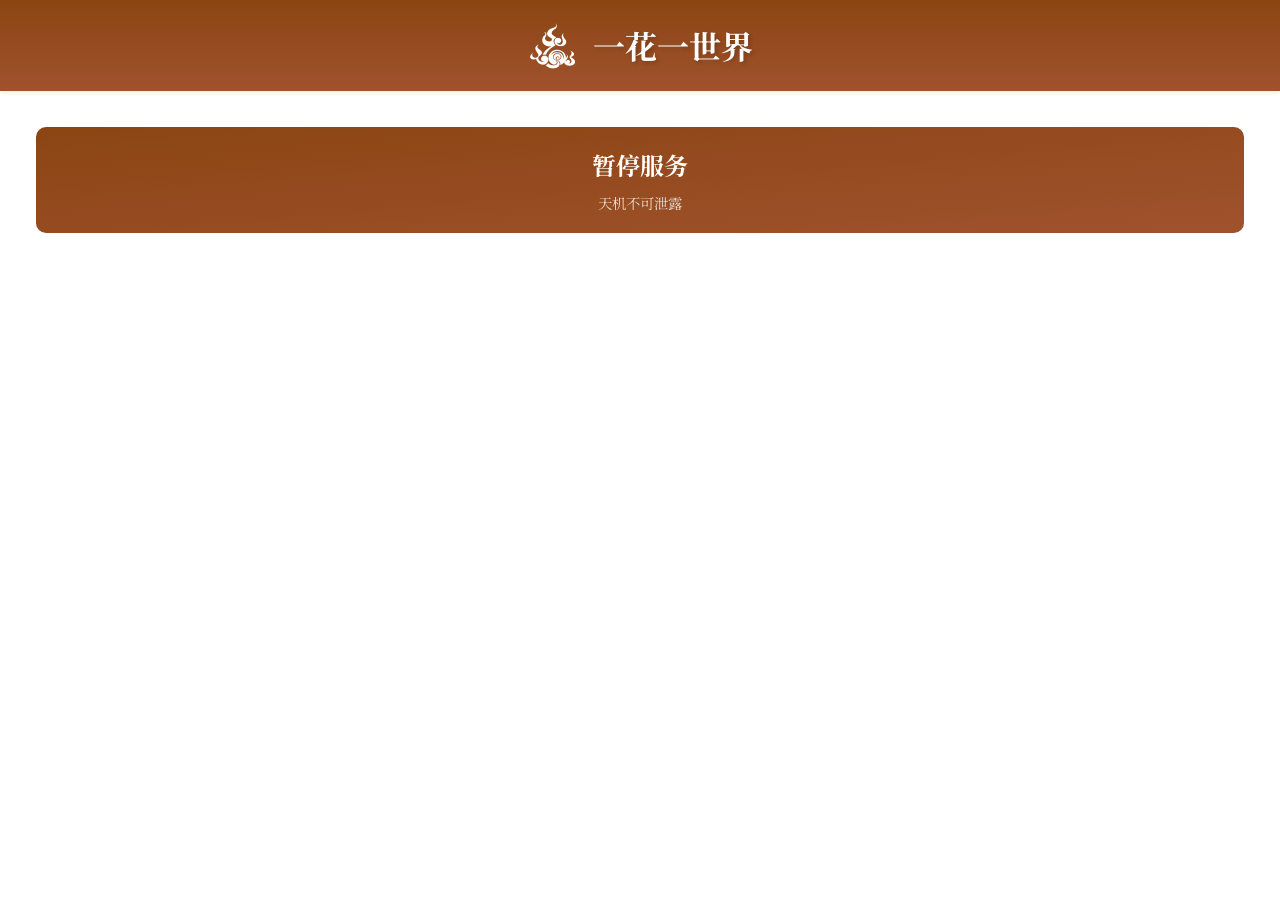
<file: mixin/mixin.html>
<!DOCTYPE html>
<html lang="zh-CN">

<head>
    <meta charset="UTF-8">
    <meta name="viewport" content="width=device-width, initial-scale=1.0, maximum-scale=1.0, user-scalable=no">
    <title>一花一世界</title>
    <link rel="stylesheet" href="index.css">
    <link rel="stylesheet" href="https://fonts.googleapis.com/css2?family=Noto+Serif+SC:wght@400;700&display=swap">
    <script src="https://html2canvas.hertzen.com/dist/html2canvas.min.js"></script>
</head>

<body>
    <div id="app">
        <!-- 首页 -->
        <div id="homePage" class="page active">
            <header class="app-header">
                <div class="logo-container">
                    <img src="../assets/mixin/logo.png" alt="易经占卜" class="logo">
                    <h1>一花一世界</h1>
                </div>
            </header>

            <main class="main-content">
                <div class="feature-buttons">
                    <div class="feature-button">
                        <button class="btn-primary goto-liuren-button">
                            <span class="feature-title">暂停服务</span>
                            <span class="feature-desc">天机不可泄露</span>
                        </button>
                    </div>
                    <div class="feature-button">
                    </div>
                </div>

                
    <!-- 农历换库 -->
    <script src="lunar.js"></script>
    <script src="script.js"></script>
</body>

</html>
</file>
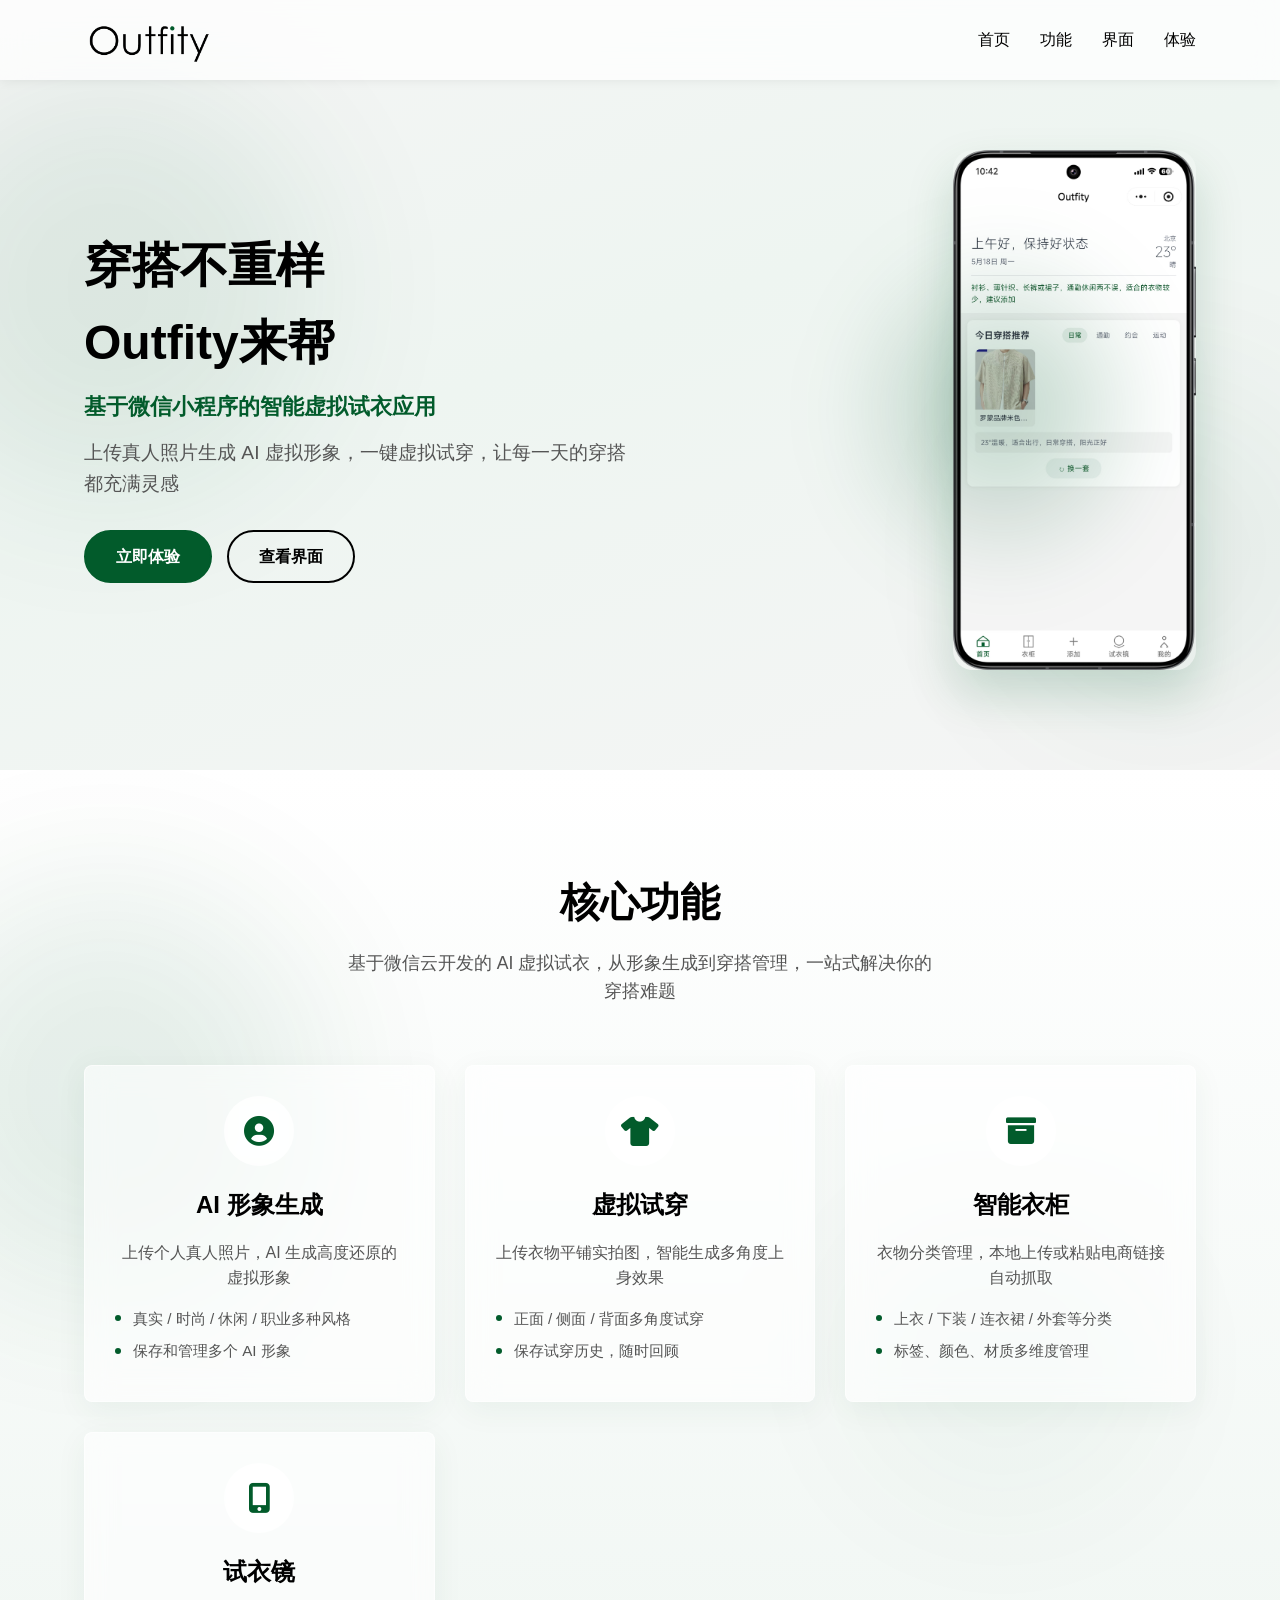
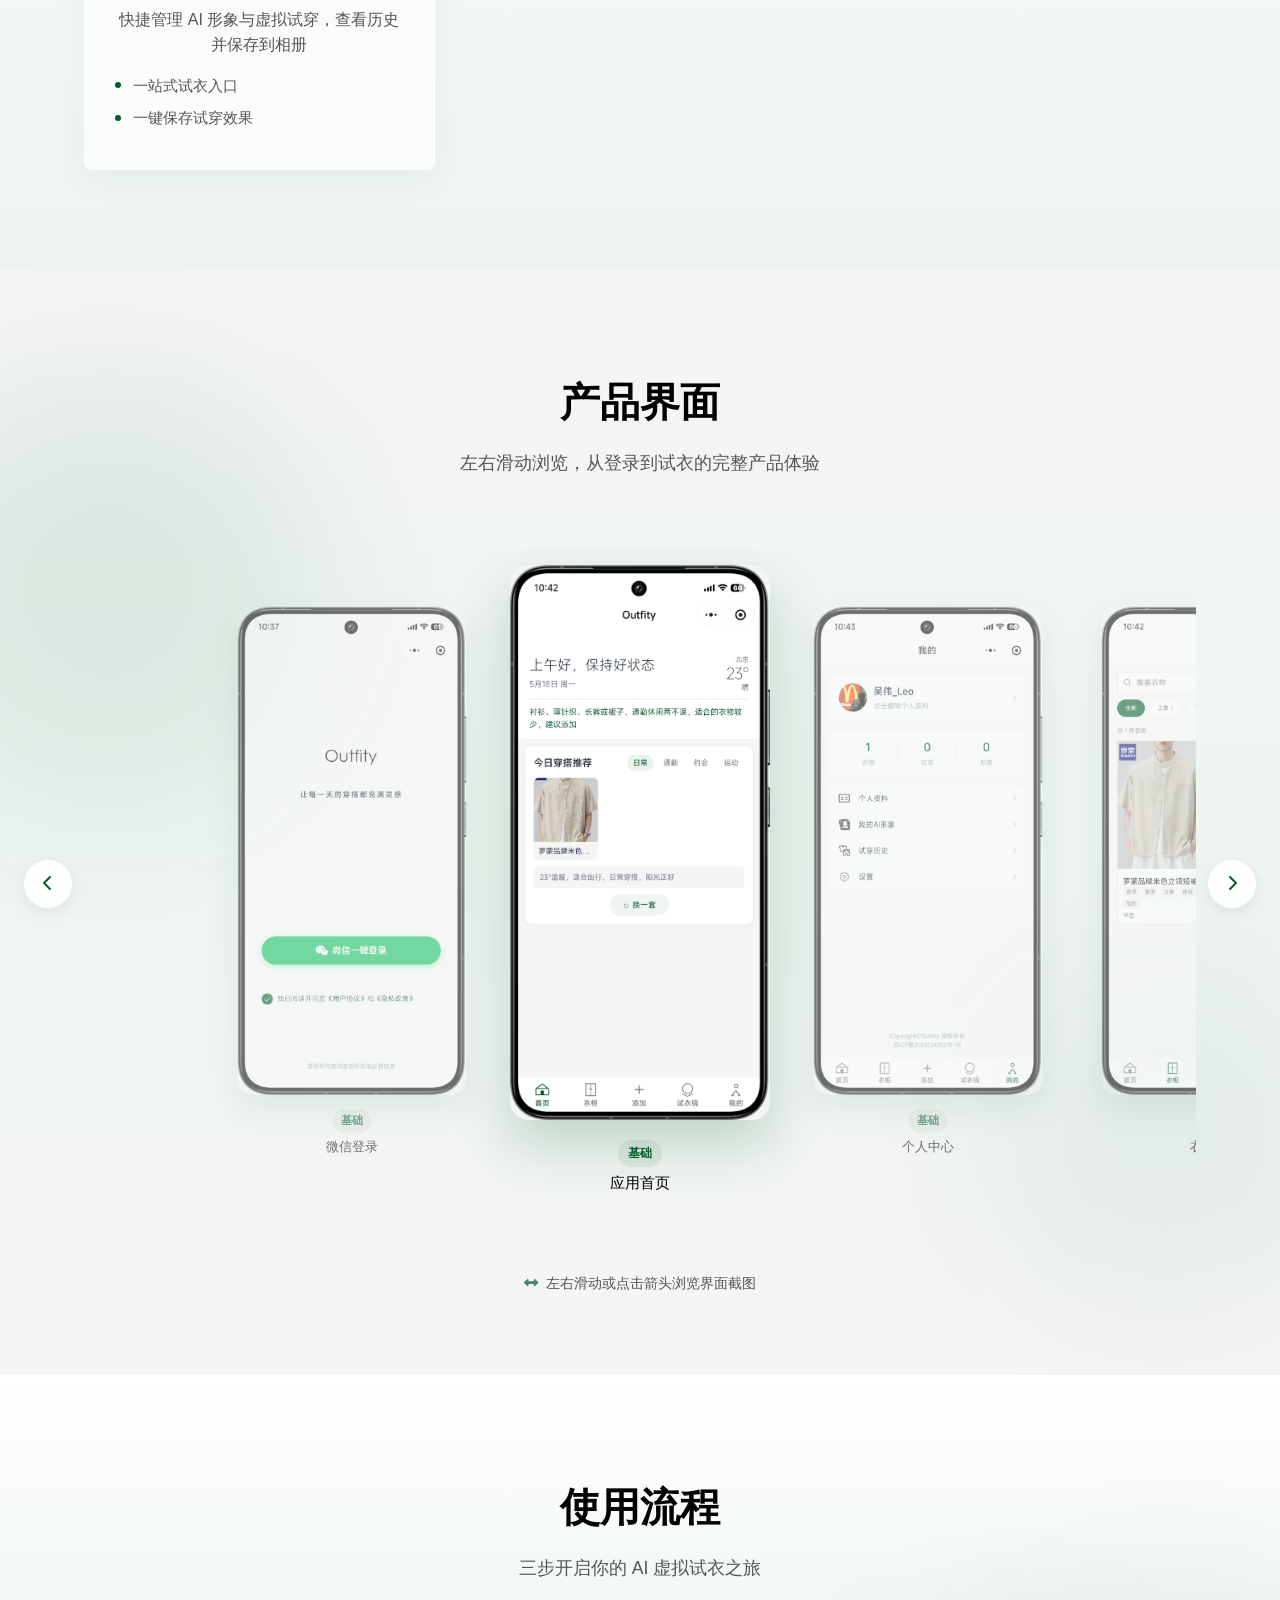
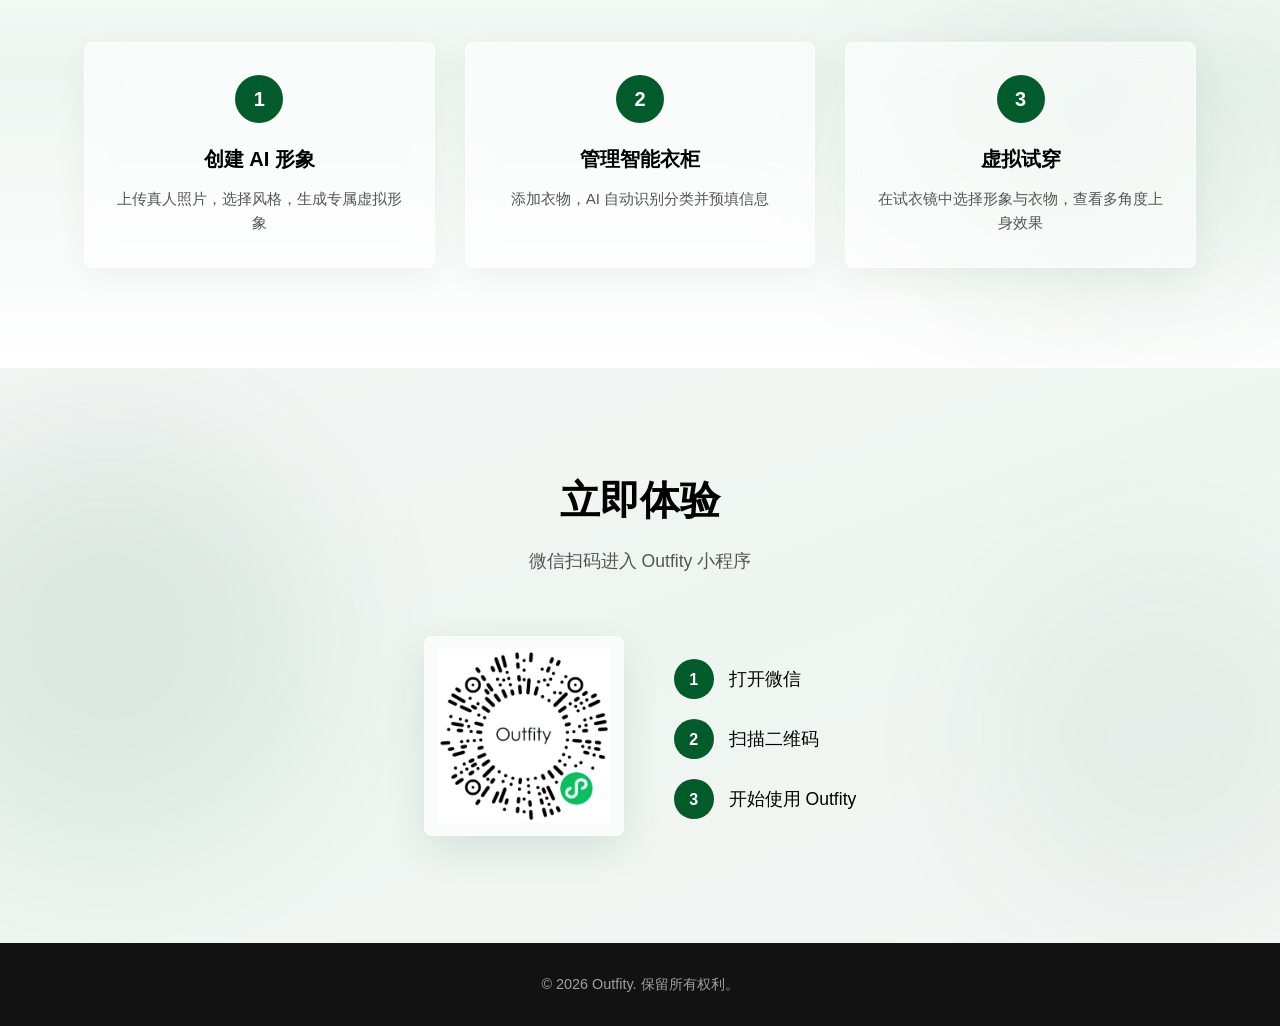
<file: outfity/outfity.html>
<!DOCTYPE html>
<html lang="zh-CN">
<head>
    <meta charset="UTF-8">
    <meta name="viewport" content="width=device-width, initial-scale=1.0">
    <meta name="description" content="Outfity - 基于微信小程序的智能虚拟试衣应用，AI形象生成、虚拟试穿、智能衣柜一站式穿搭体验">
    <title>Outfity - 让每一天的穿搭都充满灵感</title>
    <link rel="stylesheet" href="styles.css">
    <link rel="stylesheet" href="https://cdnjs.cloudflare.com/ajax/libs/font-awesome/6.0.0-beta3/css/all.min.css">
</head>
<body>
    <header>
        <nav class="navbar">
            <div class="container">
                <div class="logo">
                    <img src="images/logo.png" alt="Outfity Logo">
                </div>
                <div class="nav-links">
                    <ul>
                        <li><a href="#home">首页</a></li>
                        <li><a href="#features">功能</a></li>
                        <li><a href="#showcase">界面</a></li>
                        <li><a href="#download">体验</a></li>
                    </ul>
                </div>
            </div>
        </nav>
    </header>

    <section id="home" class="hero">
        <div class="section-ambient" aria-hidden="true">
            <div class="ambient-blob ambient-blob-1"></div>
            <div class="ambient-blob ambient-blob-2"></div>
        </div>
        <div class="container">
            <div class="hero-content">
                <h1>穿搭不重样</h1>
                <h1>Outfity来帮</h1>
                <h2>基于微信小程序的智能虚拟试衣应用</h2>
                <p>上传真人照片生成 AI 虚拟形象，一键虚拟试穿，让每一天的穿搭都充满灵感</p>
                <div class="hero-buttons">
                    <a href="#download" class="btn btn-primary">立即体验</a>
                    <a href="#showcase" class="btn btn-secondary">查看界面</a>
                </div>
            </div>
            <div class="hero-image">
                <div class="hero-image-glow" aria-hidden="true"></div>
                <img class="app-screenshot" src="images/Screenshots/2首页.png" alt="Outfity 应用首页">
            </div>
        </div>
    </section>

    <section id="features" class="features">
        <div class="section-ambient" aria-hidden="true">
            <div class="ambient-blob ambient-blob-1"></div>
            <div class="ambient-blob ambient-blob-3"></div>
        </div>
        <div class="container">
            <div class="section-header">
                <h2>核心功能</h2>
                <p>基于微信云开发的 AI 虚拟试衣，从形象生成到穿搭管理，一站式解决你的穿搭难题</p>
            </div>
            <div class="feature-grid">
                <div class="feature-card">
                    <div class="feature-icon">
                        <i class="fas fa-user-circle"></i>
                    </div>
                    <h3>AI 形象生成</h3>
                    <p>上传个人真人照片，AI 生成高度还原的虚拟形象</p>
                    <ul class="feature-list">
                        <li>真实 / 时尚 / 休闲 / 职业多种风格</li>
                        <li>保存和管理多个 AI 形象</li>
                    </ul>
                </div>
                <div class="feature-card">
                    <div class="feature-icon">
                        <i class="fas fa-tshirt"></i>
                    </div>
                    <h3>虚拟试穿</h3>
                    <p>上传衣物平铺实拍图，智能生成多角度上身效果</p>
                    <ul class="feature-list">
                        <li>正面 / 侧面 / 背面多角度试穿</li>
                        <li>保存试穿历史，随时回顾</li>
                    </ul>
                </div>
                <div class="feature-card">
                    <div class="feature-icon">
                        <i class="fas fa-archive"></i>
                    </div>
                    <h3>智能衣柜</h3>
                    <p>衣物分类管理，本地上传或粘贴电商链接自动抓取</p>
                    <ul class="feature-list">
                        <li>上衣 / 下装 / 连衣裙 / 外套等分类</li>
                        <li>标签、颜色、材质多维度管理</li>
                    </ul>
                </div>
                <div class="feature-card">
                    <div class="feature-icon">
                        <i class="fas fa-mobile-alt"></i>
                    </div>
                    <h3>试衣镜</h3>
                    <p>快捷管理 AI 形象与虚拟试穿，查看历史并保存到相册</p>
                    <ul class="feature-list">
                        <li>一站式试衣入口</li>
                        <li>一键保存试穿效果</li>
                    </ul>
                </div>
            </div>
        </div>
    </section>

    <section id="showcase" class="showcase">
        <div class="section-ambient" aria-hidden="true">
            <div class="ambient-blob ambient-blob-1"></div>
            <div class="ambient-blob ambient-blob-2"></div>
        </div>
        <div class="container">
            <div class="section-header">
                <h2>产品界面</h2>
                <p>左右滑动浏览，从登录到试衣的完整产品体验</p>
            </div>
        </div>

        <div class="showcase-carousel-outer">
            <button type="button" class="carousel-nav carousel-nav--prev" aria-label="上一张">
                <i class="fas fa-chevron-left"></i>
            </button>
            <div class="showcase-carousel-viewport">
                <div class="showcase-carousel-fade showcase-carousel-fade--left"></div>
                <div class="showcase-carousel-fade showcase-carousel-fade--right"></div>
                <div class="showcase-carousel-track" id="showcaseTrack">
                    <figure class="carousel-slide" data-index="0">
                        <div class="carousel-slide-blur" aria-hidden="true">
                            <img src="images/Screenshots/1登录页.png" alt="">
                        </div>
                        <div class="carousel-slide-inner">
                            <div class="screenshot-frame">
                                <img class="app-screenshot" src="images/Screenshots/1登录页.png" alt="微信登录" loading="lazy">
                            </div>
                            <figcaption>
                                <span class="slide-tag">基础</span>
                                <span class="slide-title">微信登录</span>
                            </figcaption>
                        </div>
                    </figure>
                    <figure class="carousel-slide" data-index="1">
                        <div class="carousel-slide-blur" aria-hidden="true">
                            <img src="images/Screenshots/2首页.png" alt="">
                        </div>
                        <div class="carousel-slide-inner">
                            <div class="screenshot-frame">
                                <img class="app-screenshot" src="images/Screenshots/2首页.png" alt="应用首页" loading="lazy">
                            </div>
                            <figcaption>
                                <span class="slide-tag">基础</span>
                                <span class="slide-title">应用首页</span>
                            </figcaption>
                        </div>
                    </figure>
                    <figure class="carousel-slide" data-index="2">
                        <div class="carousel-slide-blur" aria-hidden="true">
                            <img src="images/Screenshots/9个人中心页.png" alt="">
                        </div>
                        <div class="carousel-slide-inner">
                            <div class="screenshot-frame">
                                <img class="app-screenshot" src="images/Screenshots/9个人中心页.png" alt="个人中心" loading="lazy">
                            </div>
                            <figcaption>
                                <span class="slide-tag">基础</span>
                                <span class="slide-title">个人中心</span>
                            </figcaption>
                        </div>
                    </figure>
                    <figure class="carousel-slide" data-index="3">
                        <div class="carousel-slide-blur" aria-hidden="true">
                            <img src="images/Screenshots/3衣柜页.png" alt="">
                        </div>
                        <div class="carousel-slide-inner">
                            <div class="screenshot-frame">
                                <img class="app-screenshot" src="images/Screenshots/3衣柜页.png" alt="衣柜管理" loading="lazy">
                            </div>
                            <figcaption>
                                <span class="slide-tag">衣柜</span>
                                <span class="slide-title">衣柜管理</span>
                            </figcaption>
                        </div>
                    </figure>
                    <figure class="carousel-slide" data-index="4">
                        <div class="carousel-slide-blur" aria-hidden="true">
                            <img src="images/Screenshots/4添加页.png" alt="">
                        </div>
                        <div class="carousel-slide-inner">
                            <div class="screenshot-frame">
                                <img class="app-screenshot" src="images/Screenshots/4添加页.png" alt="添加衣物" loading="lazy">
                            </div>
                            <figcaption>
                                <span class="slide-tag">衣柜</span>
                                <span class="slide-title">添加衣物</span>
                            </figcaption>
                        </div>
                    </figure>
                    <figure class="carousel-slide" data-index="5">
                        <div class="carousel-slide-blur" aria-hidden="true">
                            <img src="images/Screenshots/5添加确认页.png" alt="">
                        </div>
                        <div class="carousel-slide-inner">
                            <div class="screenshot-frame">
                                <img class="app-screenshot" src="images/Screenshots/5添加确认页.png" alt="添加确认" loading="lazy">
                            </div>
                            <figcaption>
                                <span class="slide-tag">衣柜</span>
                                <span class="slide-title">添加确认</span>
                            </figcaption>
                        </div>
                    </figure>
                    <figure class="carousel-slide" data-index="6">
                        <div class="carousel-slide-blur" aria-hidden="true">
                            <img src="images/Screenshots/6ai分析ing.png" alt="">
                        </div>
                        <div class="carousel-slide-inner">
                            <div class="screenshot-frame">
                                <img class="app-screenshot" src="images/Screenshots/6ai分析ing.png" alt="AI 智能识别" loading="lazy">
                            </div>
                            <figcaption>
                                <span class="slide-tag">衣柜</span>
                                <span class="slide-title">AI 智能识别</span>
                            </figcaption>
                        </div>
                    </figure>
                    <figure class="carousel-slide" data-index="7">
                        <div class="carousel-slide-blur" aria-hidden="true">
                            <img src="images/Screenshots/7ai分析预填页.png" alt="">
                        </div>
                        <div class="carousel-slide-inner">
                            <div class="screenshot-frame">
                                <img class="app-screenshot" src="images/Screenshots/7ai分析预填页.png" alt="信息自动预填" loading="lazy">
                            </div>
                            <figcaption>
                                <span class="slide-tag">衣柜</span>
                                <span class="slide-title">信息自动预填</span>
                            </figcaption>
                        </div>
                    </figure>
                    <figure class="carousel-slide" data-index="8">
                        <div class="carousel-slide-blur" aria-hidden="true">
                            <img src="images/Screenshots/8ai试衣镜页.png" alt="">
                        </div>
                        <div class="carousel-slide-inner">
                            <div class="screenshot-frame">
                                <img class="app-screenshot" src="images/Screenshots/8ai试衣镜页.png" alt="虚拟试穿效果" loading="lazy">
                            </div>
                            <figcaption>
                                <span class="slide-tag">AI 试衣</span>
                                <span class="slide-title">虚拟试穿效果</span>
                            </figcaption>
                        </div>
                    </figure>

                </div>
            </div>
            <button type="button" class="carousel-nav carousel-nav--next" aria-label="下一张">
                <i class="fas fa-chevron-right"></i>
            </button>
        </div>
        <div class="carousel-hint container">
            <i class="fas fa-arrows-alt-h"></i>
            <span>左右滑动或点击箭头浏览界面截图</span>
        </div>
    </section>
    <section id="workflow" class="workflow">
        <div class="section-ambient" aria-hidden="true">
            <div class="ambient-blob ambient-blob-2"></div>
            <div class="ambient-blob ambient-blob-3"></div>
        </div>
        <div class="container">
            <div class="section-header">
                <h2>使用流程</h2>
                <p>三步开启你的 AI 虚拟试衣之旅</p>
            </div>
            <div class="workflow-steps">
                <div class="workflow-step">
                    <div class="step-number">1</div>
                    <h3>创建 AI 形象</h3>
                    <p>上传真人照片，选择风格，生成专属虚拟形象</p>
                </div>
                <div class="workflow-step">
                    <div class="step-number">2</div>
                    <h3>管理智能衣柜</h3>
                    <p>添加衣物，AI 自动识别分类并预填信息</p>
                </div>
                <div class="workflow-step">
                    <div class="step-number">3</div>
                    <h3>虚拟试穿</h3>
                    <p>在试衣镜中选择形象与衣物，查看多角度上身效果</p>
                </div>
            </div>
        </div>
    </section>

    <section id="download" class="download">
        <div class="section-ambient" aria-hidden="true">
            <div class="ambient-blob ambient-blob-1"></div>
            <div class="ambient-blob ambient-blob-2"></div>
        </div>
        <div class="container">
            <div class="section-header">
                <h2>立即体验</h2>
                <p>微信扫码进入 Outfity 小程序</p>
            </div>
            <div class="download-content">
                <div class="qr-code">
                    <img src="images/小程序码.png" alt="Outfity 微信小程序码">
                </div>
                <div class="download-steps">
                    <div class="step">
                        <div class="step-number">1</div>
                        <div class="step-text">打开微信</div>
                    </div>
                    <div class="step">
                        <div class="step-number">2</div>
                        <div class="step-text">扫描二维码</div>
                    </div>
                    <div class="step">
                        <div class="step-number">3</div>
                        <div class="step-text">开始使用 Outfity</div>
                    </div>
                </div>
            </div>
        </div>
    </section>

    <footer>
        <div class="container">
            <div class="footer-bottom">
                <p>&copy; 2026 Outfity. 保留所有权利。</p>
            </div>
        </div>
    </footer>

    <script src="script.js"></script>
</body>
</html>
</file>
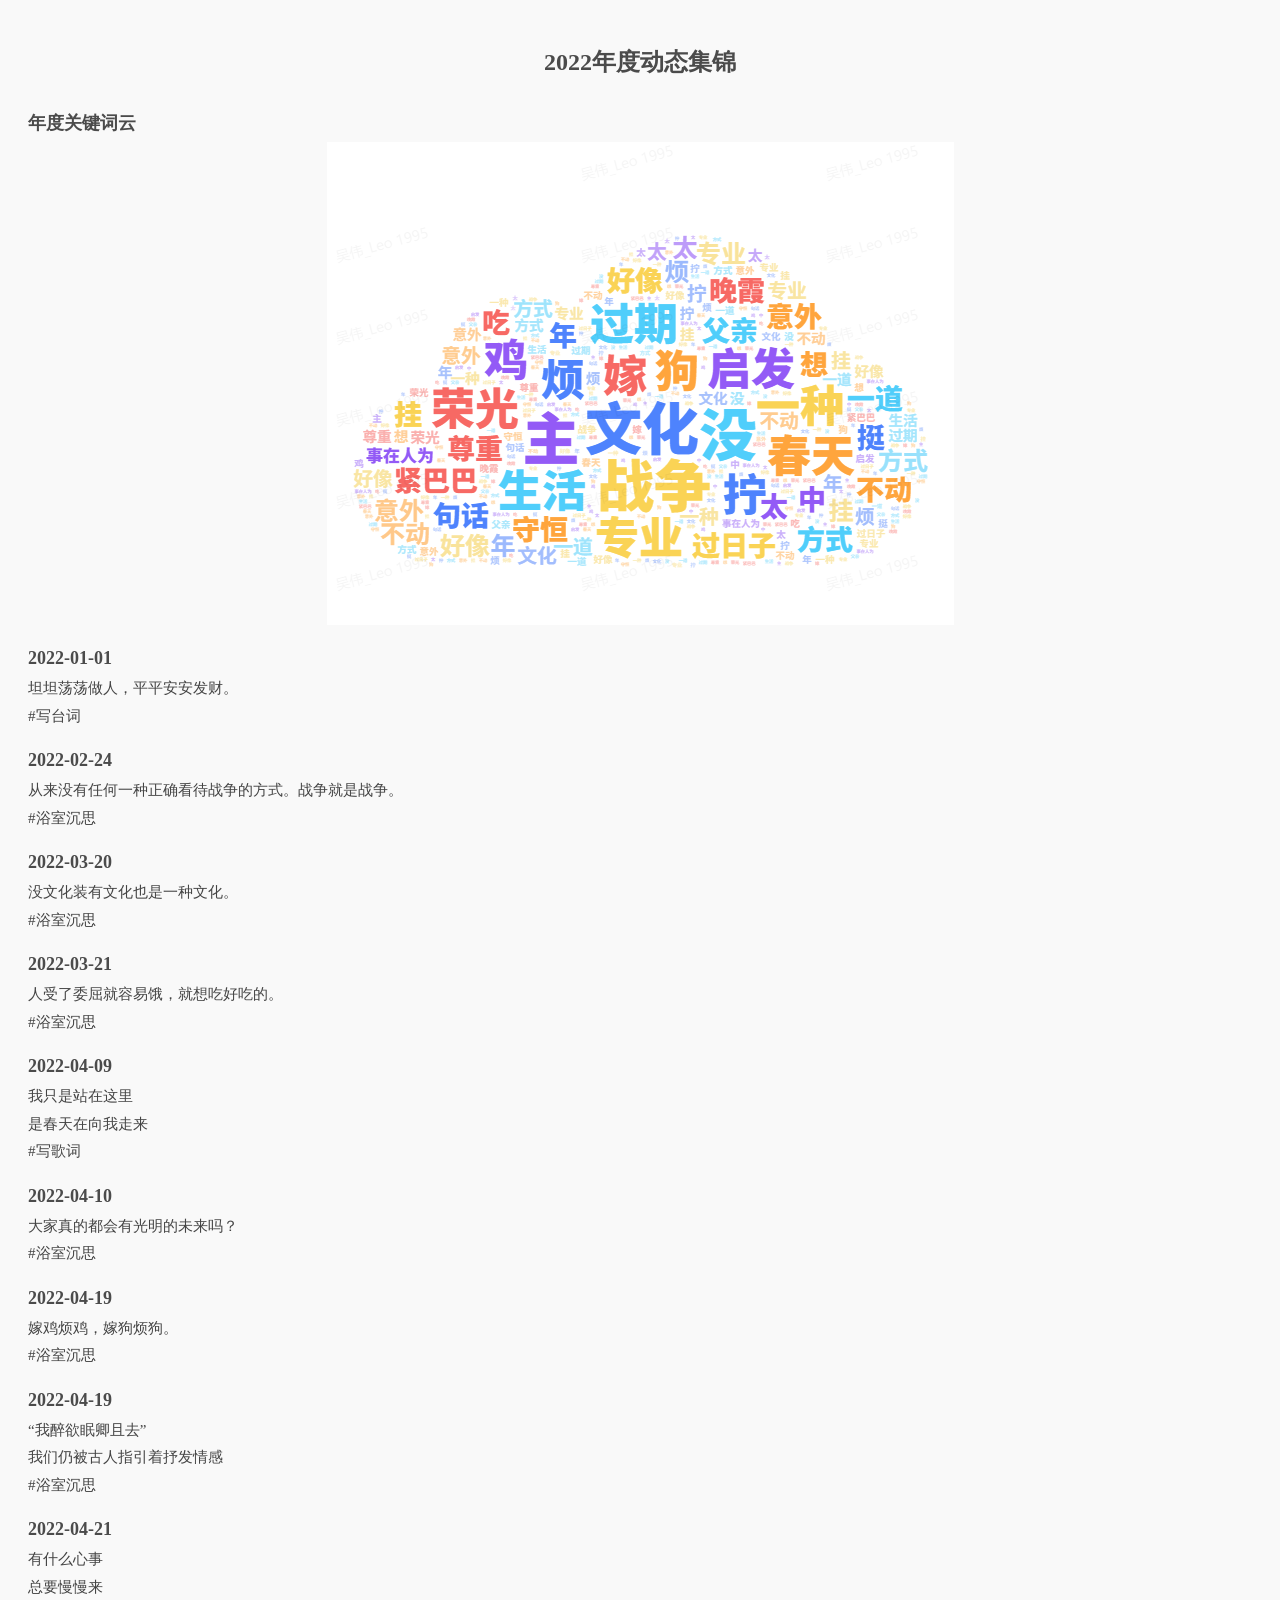
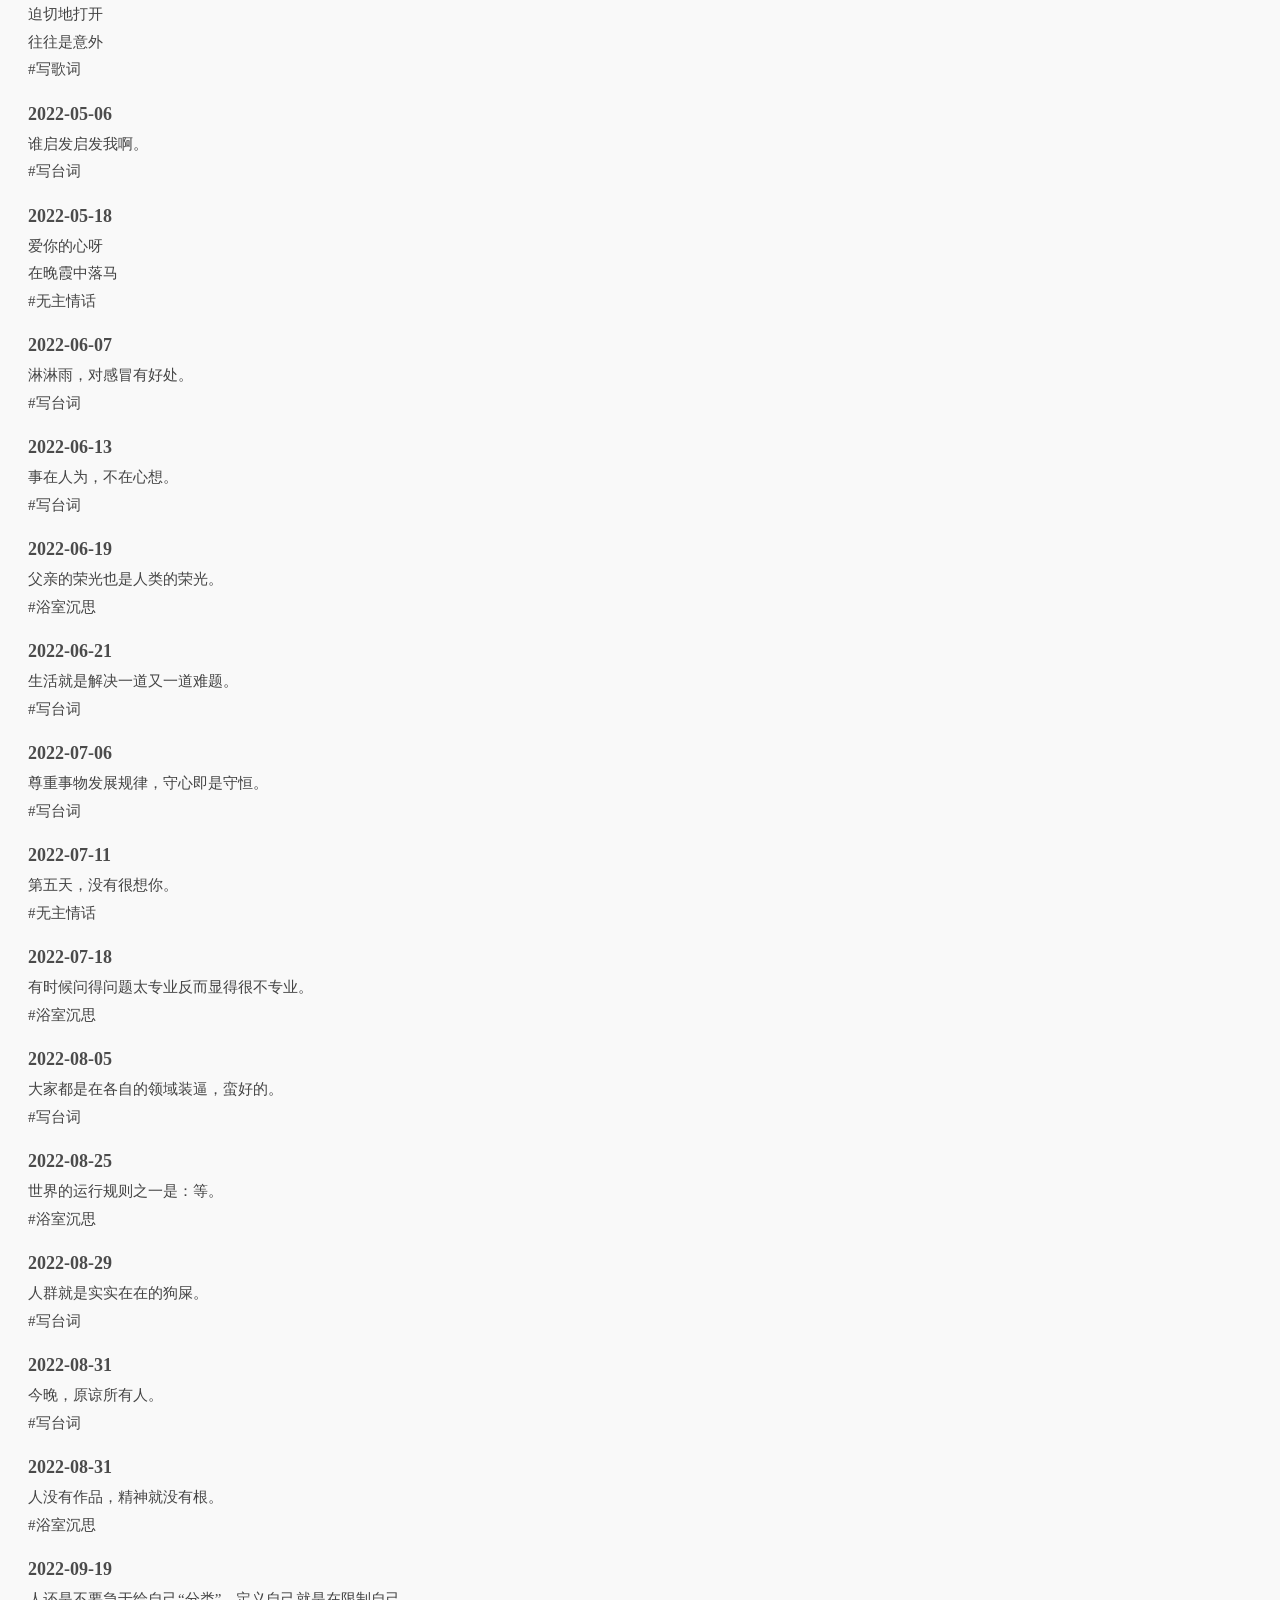
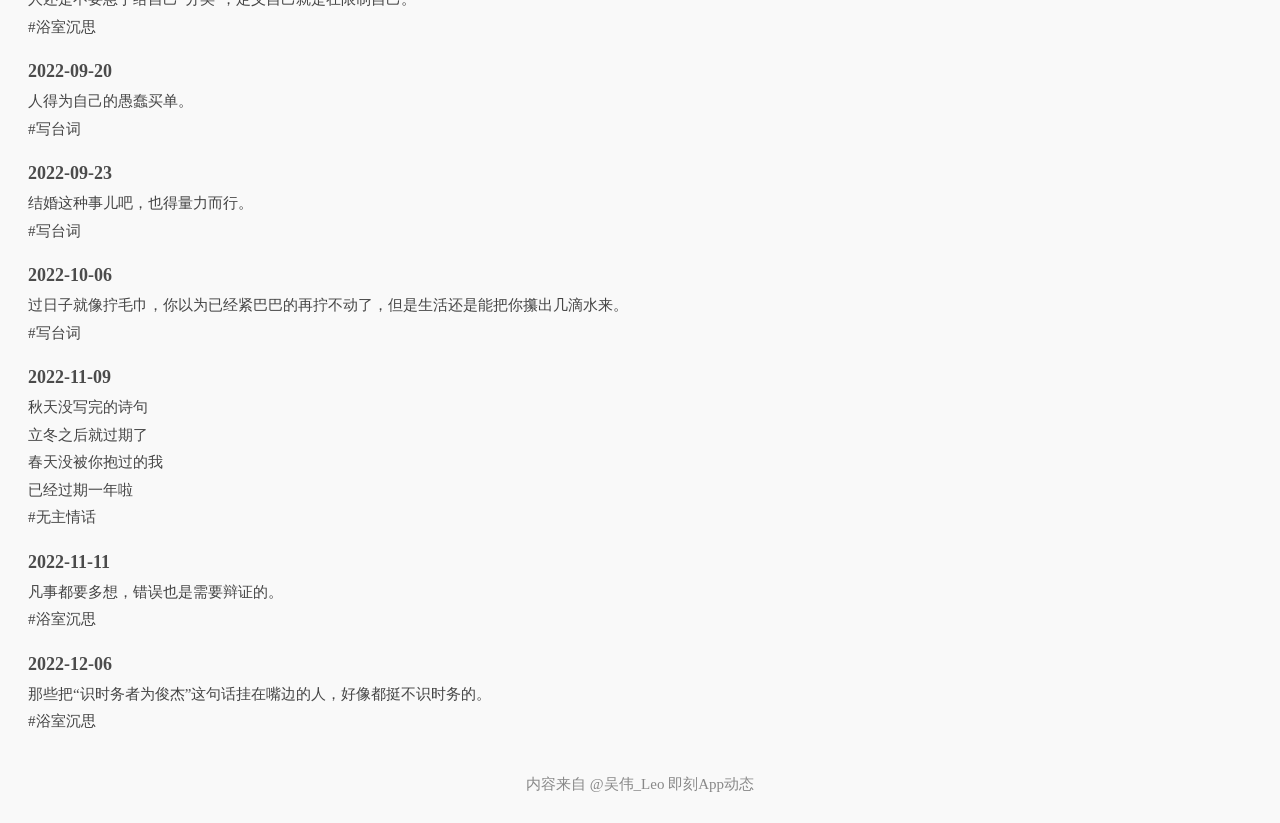
<file: year/2022.html>
<!DOCTYPE html>
<html lang="en">
<head>
    <meta charset="UTF-8">
    <meta name="viewport" content="width=device-width, initial-scale=1.0">
    <title>2022年度动态集锦</title>
    <style>
        body {
            font-family: 'Source Han Serif', serif;
            background-color: #f9f9f9; /* Soft light background */
            color: #444; /* Softer dark text */
            padding: 20px;
            line-height: 1.5;
            font-size: 16px; /* Slightly smaller font size */
        }
        h1 {
            color: #4b4b4b; /* Slightly darker for headers */
            text-align: center;
            margin-bottom: 30px;
            font-size: 24px; /* Adjusted header size */
        }
        .yuntu {
            display: block;
            margin: 0 auto;
            max-width: 100%;
            height: auto;
        }
        h2 {
            color: #4b4b4b; /* Slightly darker for headers */
            margin: 20px 0 5px 0;
            font-size: 18px; /* Adjusted header size */
        }
        p {
            margin: 5px 0 5px 0;
            font-size: 15px; /* Adjusted paragraph size */
        }
        .footer {
            text-align: center;
            margin-top: 40px;
            font-size: 15px; /* Slightly smaller font size */
            color: #888; /* Slightly darker for footer text */
        }
    </style>
</head>
<body>
    <h1>2022年度动态集锦</h1>
    <h2>年度关键词云</h2>
    <img class="yuntu" src="../assets/yuntu/2022.png" alt="年度关键词云">
    <h2>2022-01-01</h2>
    <p>坦坦荡荡做人，平平安安发财。</p>
    <p>#写台词</p>

    <h2>2022-02-24</h2>
    <p>从来没有任何一种正确看待战争的方式。战争就是战争。</p>
    <p>#浴室沉思</p>

    <h2>2022-03-20</h2>
    <p>没文化装有文化也是一种文化。</p>
    <p>#浴室沉思</p>

    <h2>2022-03-21</h2>
    <p>人受了委屈就容易饿，就想吃好吃的。</p>
    <p>#浴室沉思</p>

    <h2>2022-04-09</h2>
    <p>我只是站在这里</p>
    <p>是春天在向我走来</p>
    <p>#写歌词</p>

    <h2>2022-04-10</h2>
    <p>大家真的都会有光明的未来吗？</p>
    <p>#浴室沉思</p>

    <h2>2022-04-19</h2>
    <p>嫁鸡烦鸡，嫁狗烦狗。</p>
    <p>#浴室沉思</p>

    <h2>2022-04-19</h2>
    <p>“我醉欲眠卿且去”</p>
    <p>我们仍被古人指引着抒发情感</p>
    <p>#浴室沉思</p>

    <h2>2022-04-21</h2>
    <p>有什么心事</p>
    <p>总要慢慢来</p>
    <p>迫切地打开</p>
    <p>往往是意外</p>
    <p>#写歌词</p>

    <h2>2022-05-06</h2>
    <p>谁启发启发我啊。</p>
    <p>#写台词</p>

    <h2>2022-05-18</h2>
    <p>爱你的心呀</p>
    <p>在晚霞中落马</p>
    <p>#无主情话</p>

    <h2>2022-06-07</h2>
    <p>淋淋雨，对感冒有好处。</p>
    <p>#写台词</p>

    <h2>2022-06-13</h2>
    <p>事在人为，不在心想。</p>
    <p>#写台词</p>

    <h2>2022-06-19</h2>
    <p>父亲的荣光也是人类的荣光。</p>
    <p>#浴室沉思</p>

    <h2>2022-06-21</h2>
    <p>生活就是解决一道又一道难题。</p>
    <p>#写台词</p>

    <h2>2022-07-06</h2>
    <p>尊重事物发展规律，守心即是守恒。</p>
    <p>#写台词</p>

    <h2>2022-07-11</h2>
    <p>第五天，没有很想你。</p>
    <p>#无主情话</p>

    <h2>2022-07-18</h2>
    <p>有时候问得问题太专业反而显得很不专业。</p>
    <p>#浴室沉思</p>

    <h2>2022-08-05</h2>
    <p>大家都是在各自的领域装逼，蛮好的。</p>
    <p>#写台词</p>

    <h2>2022-08-25</h2>
    <p>世界的运行规则之一是：等。</p>
    <p>#浴室沉思</p>

    <h2>2022-08-29</h2>
    <p>人群就是实实在在的狗屎。</p>
    <p>#写台词</p>

    <h2>2022-08-31</h2>
    <p>今晚，原谅所有人。</p>
    <p>#写台词</p>

    <h2>2022-08-31</h2>
    <p>人没有作品，精神就没有根。</p>
    <p>#浴室沉思</p>

    <h2>2022-09-19</h2>
    <p>人还是不要急于给自己“分类”，定义自己就是在限制自己。</p>
    <p>#浴室沉思</p>

    <h2>2022-09-20</h2>
    <p>人得为自己的愚蠢买单。</p>
    <p>#写台词</p>

    <h2>2022-09-23</h2>
    <p>结婚这种事儿吧，也得量力而行。</p>
    <p>#写台词</p>

    <h2>2022-10-06</h2>
    <p>过日子就像拧毛巾，你以为已经紧巴巴的再拧不动了，但是生活还是能把你攥出几滴水来。</p>
    <p>#写台词</p>

    <h2>2022-11-09</h2>
    <p>秋天没写完的诗句</p>
    <p>立冬之后就过期了</p>
    <p>春天没被你抱过的我</p>
    <p>已经过期一年啦</p>
    <p>#无主情话</p>

    <h2>2022-11-11</h2>
    <p>凡事都要多想，错误也是需要辩证的。</p>
    <p>#浴室沉思</p>

    <h2>2022-12-06</h2>
    <p>那些把“识时务者为俊杰”这句话挂在嘴边的人，好像都挺不识时务的。</p>
    <p>#浴室沉思</p>

    <div class="footer">内容来自 @吴伟_Leo 即刻App动态</div>
</body>
</html>
</file>
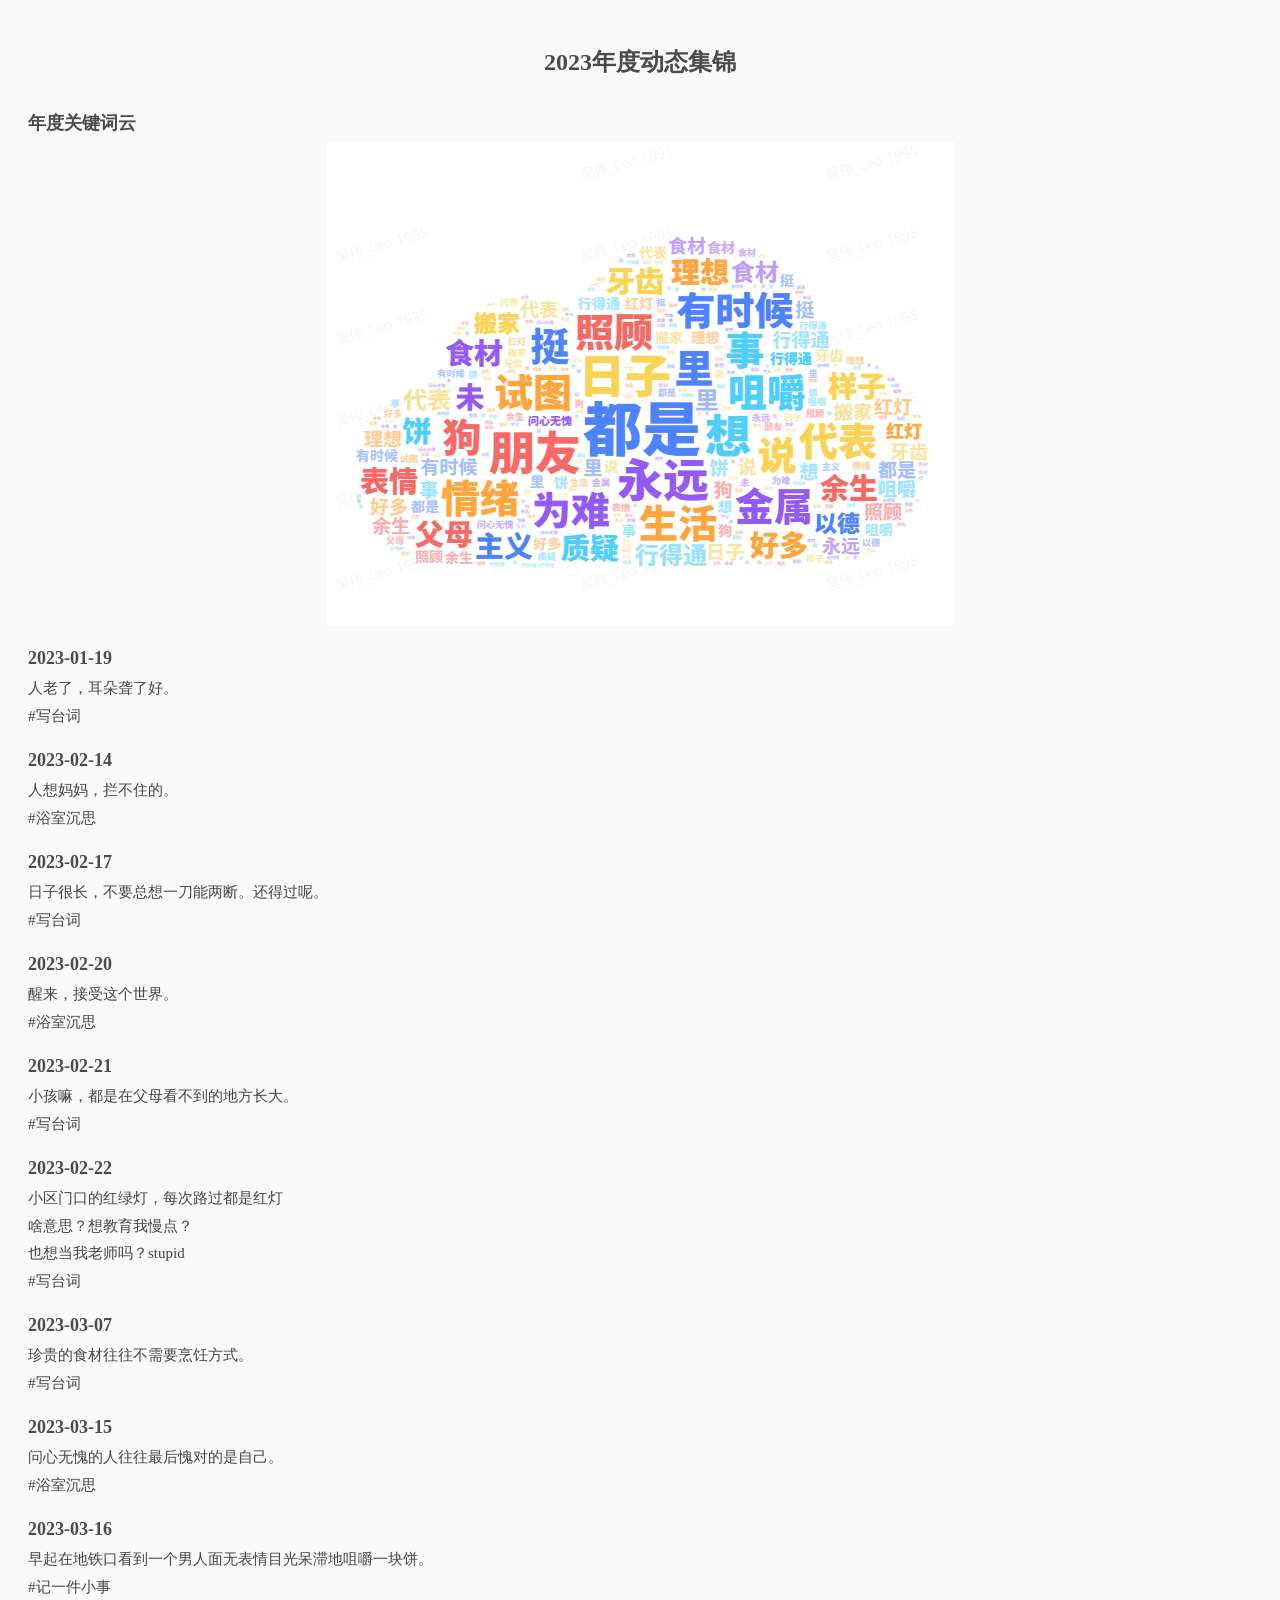
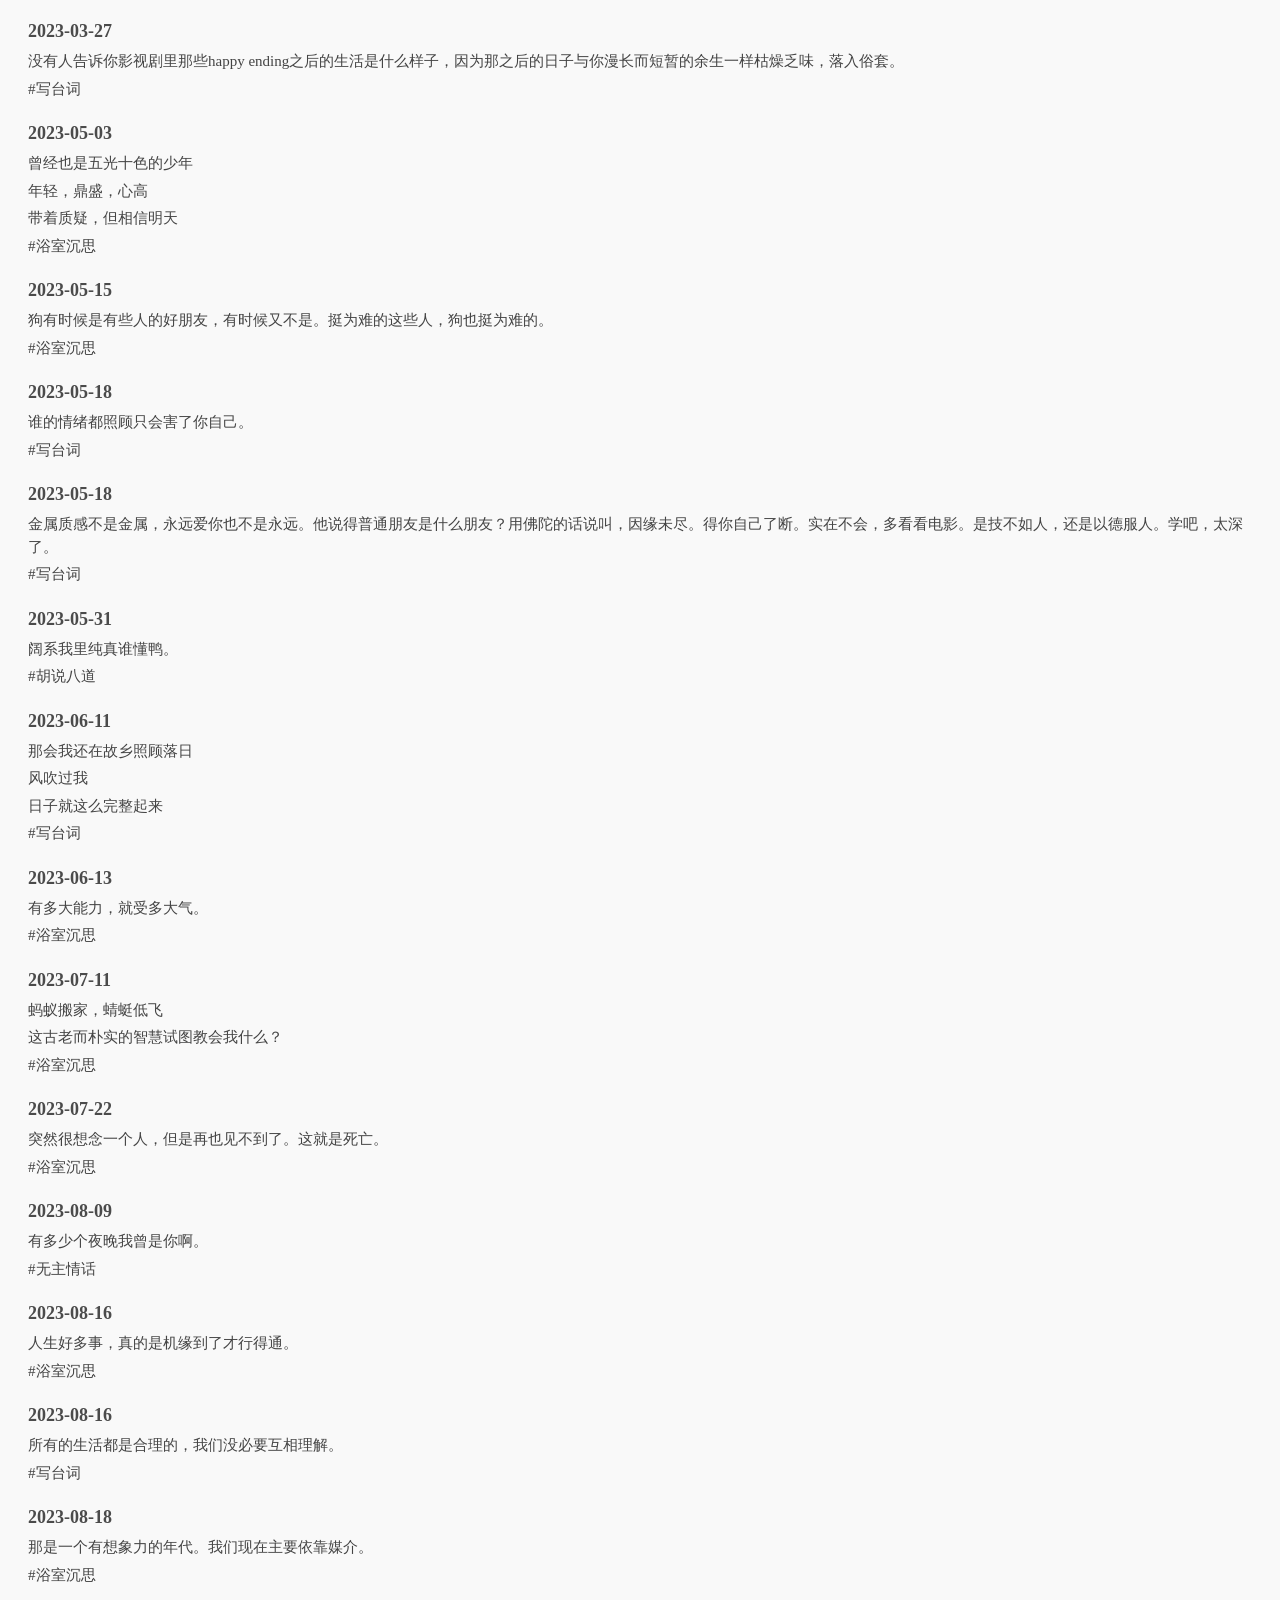
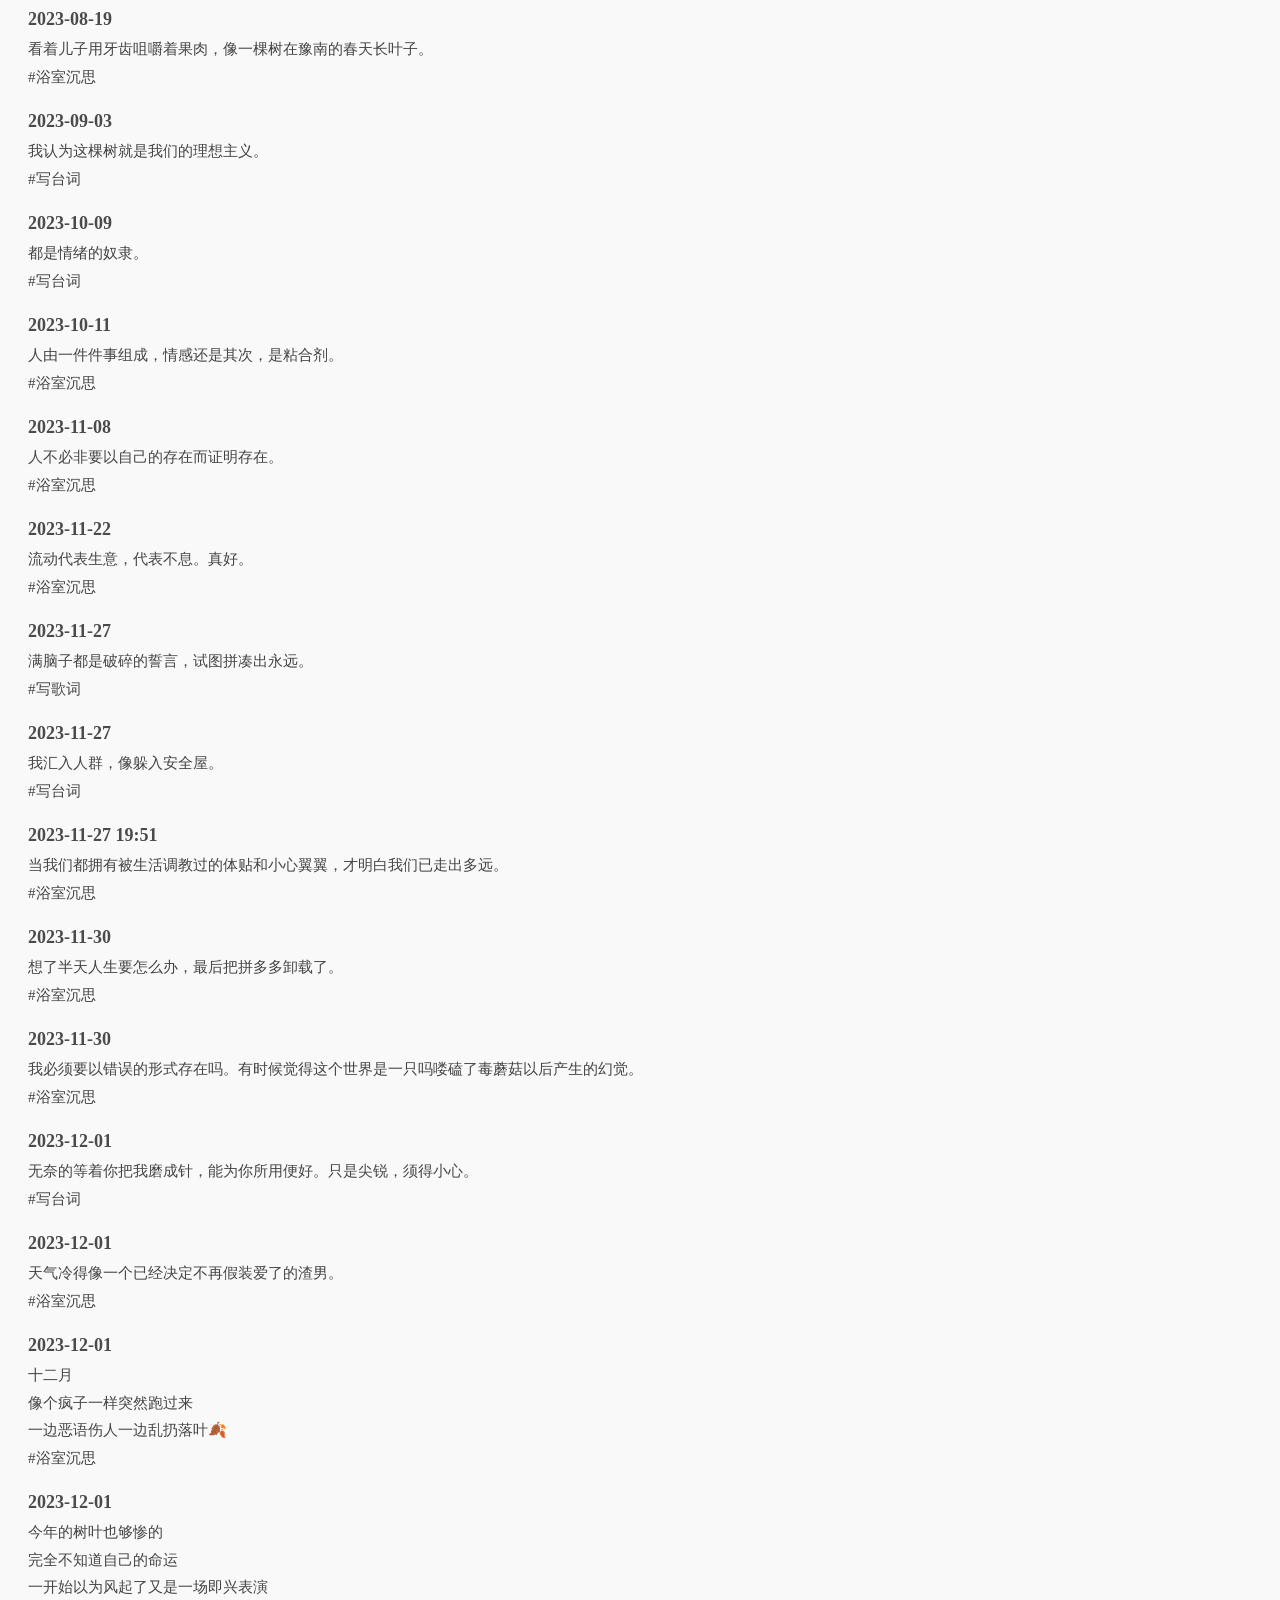
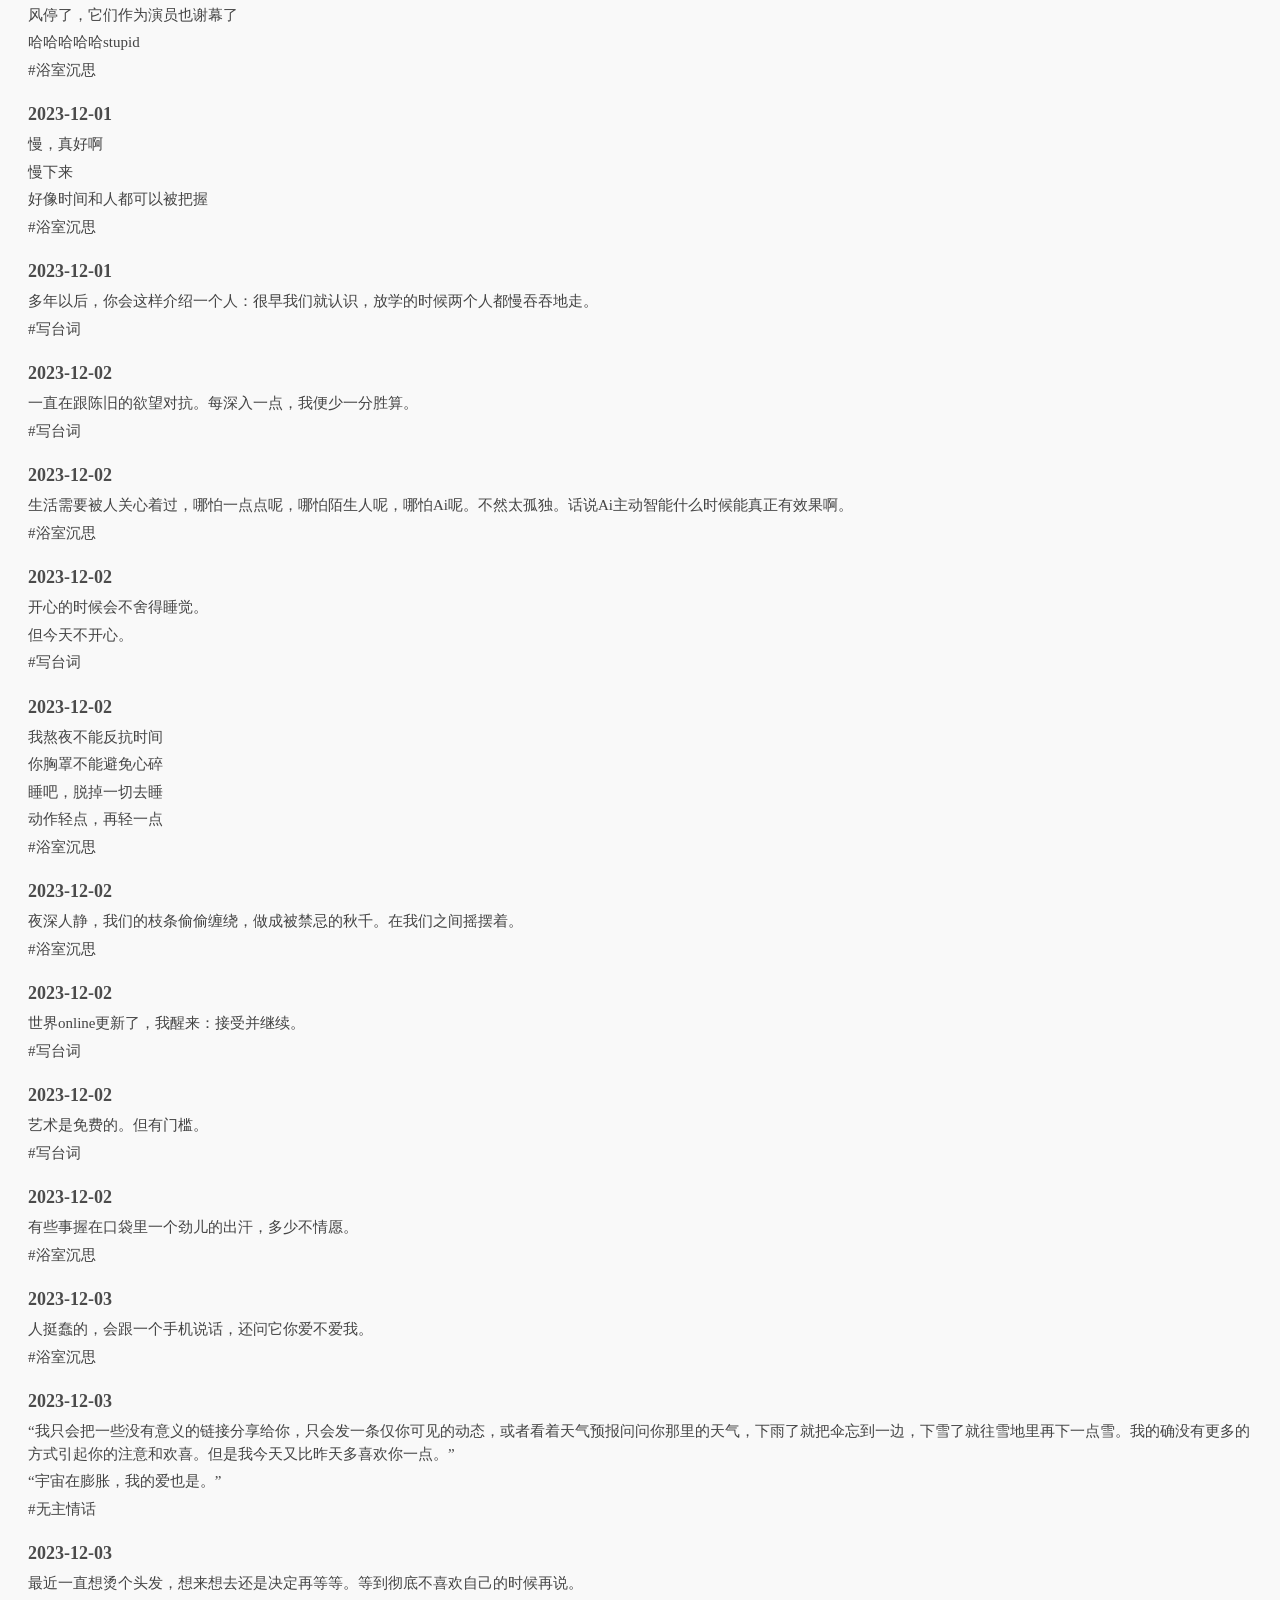
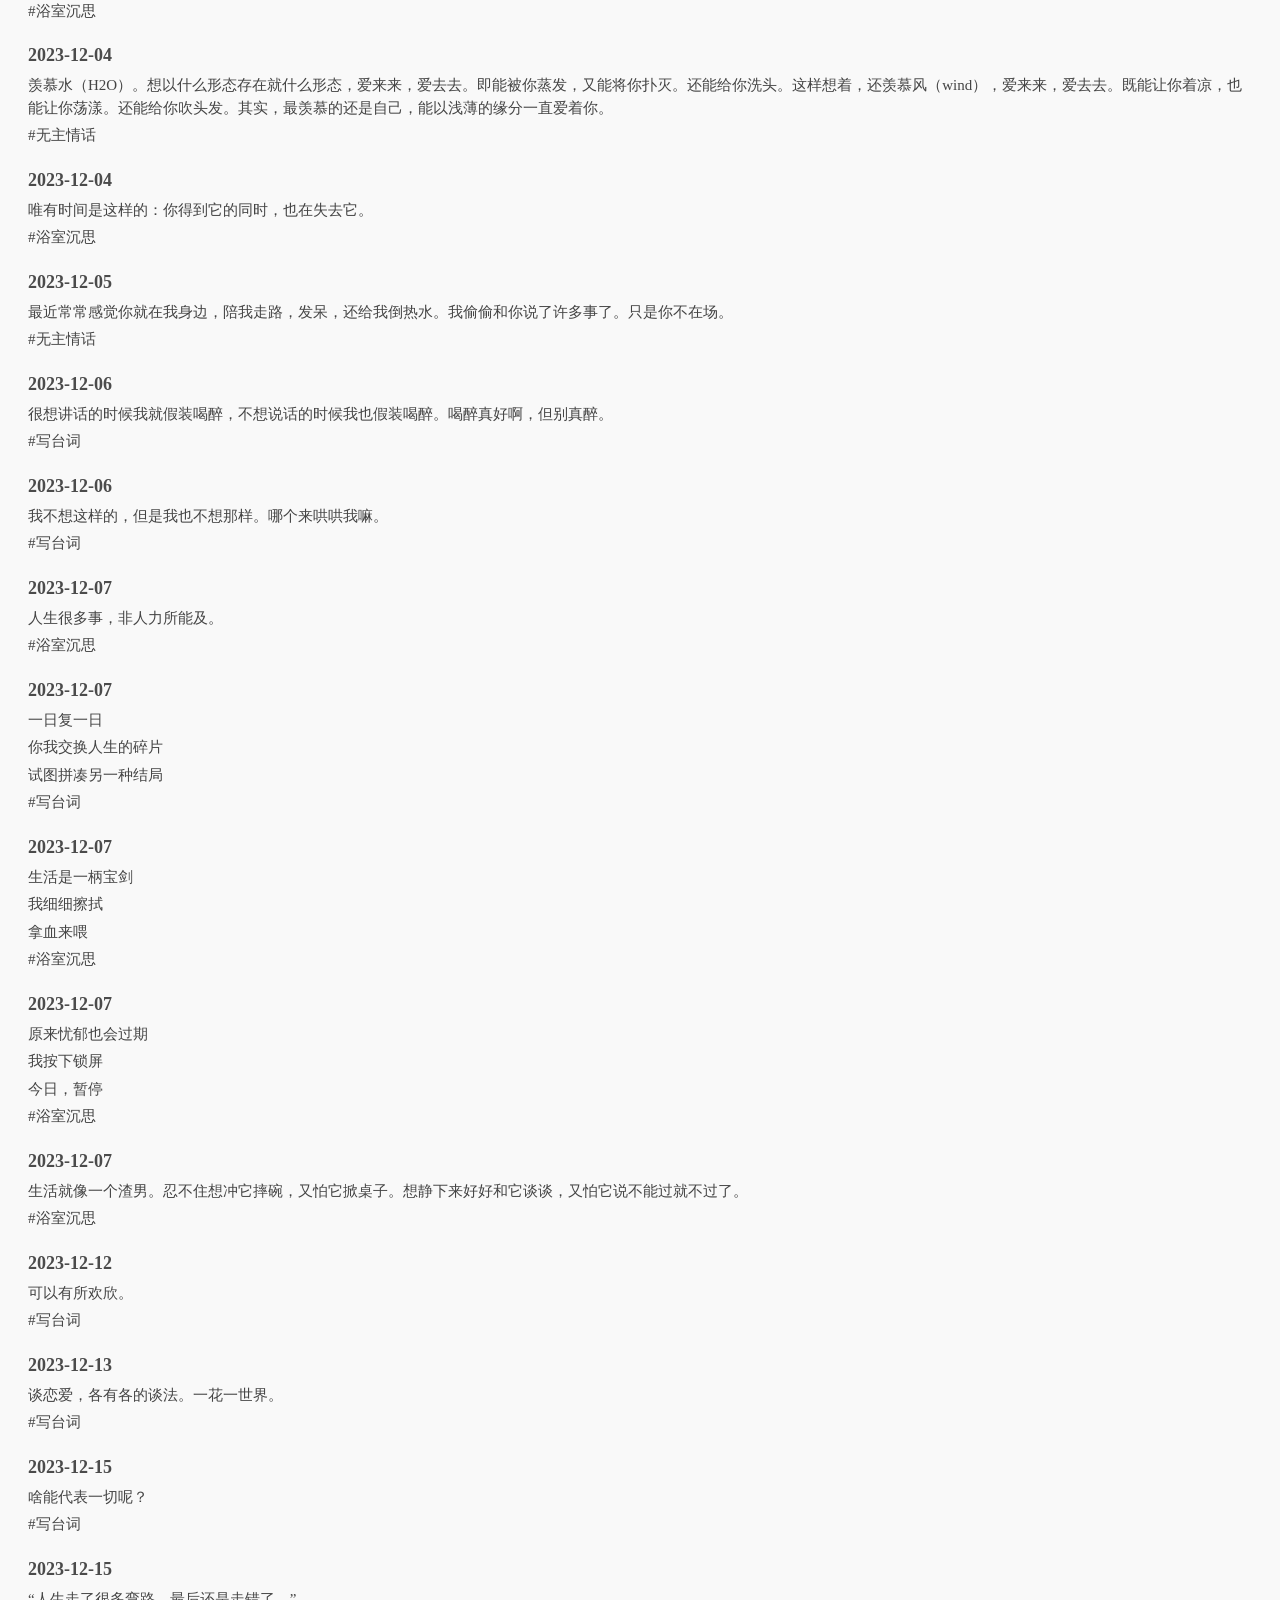
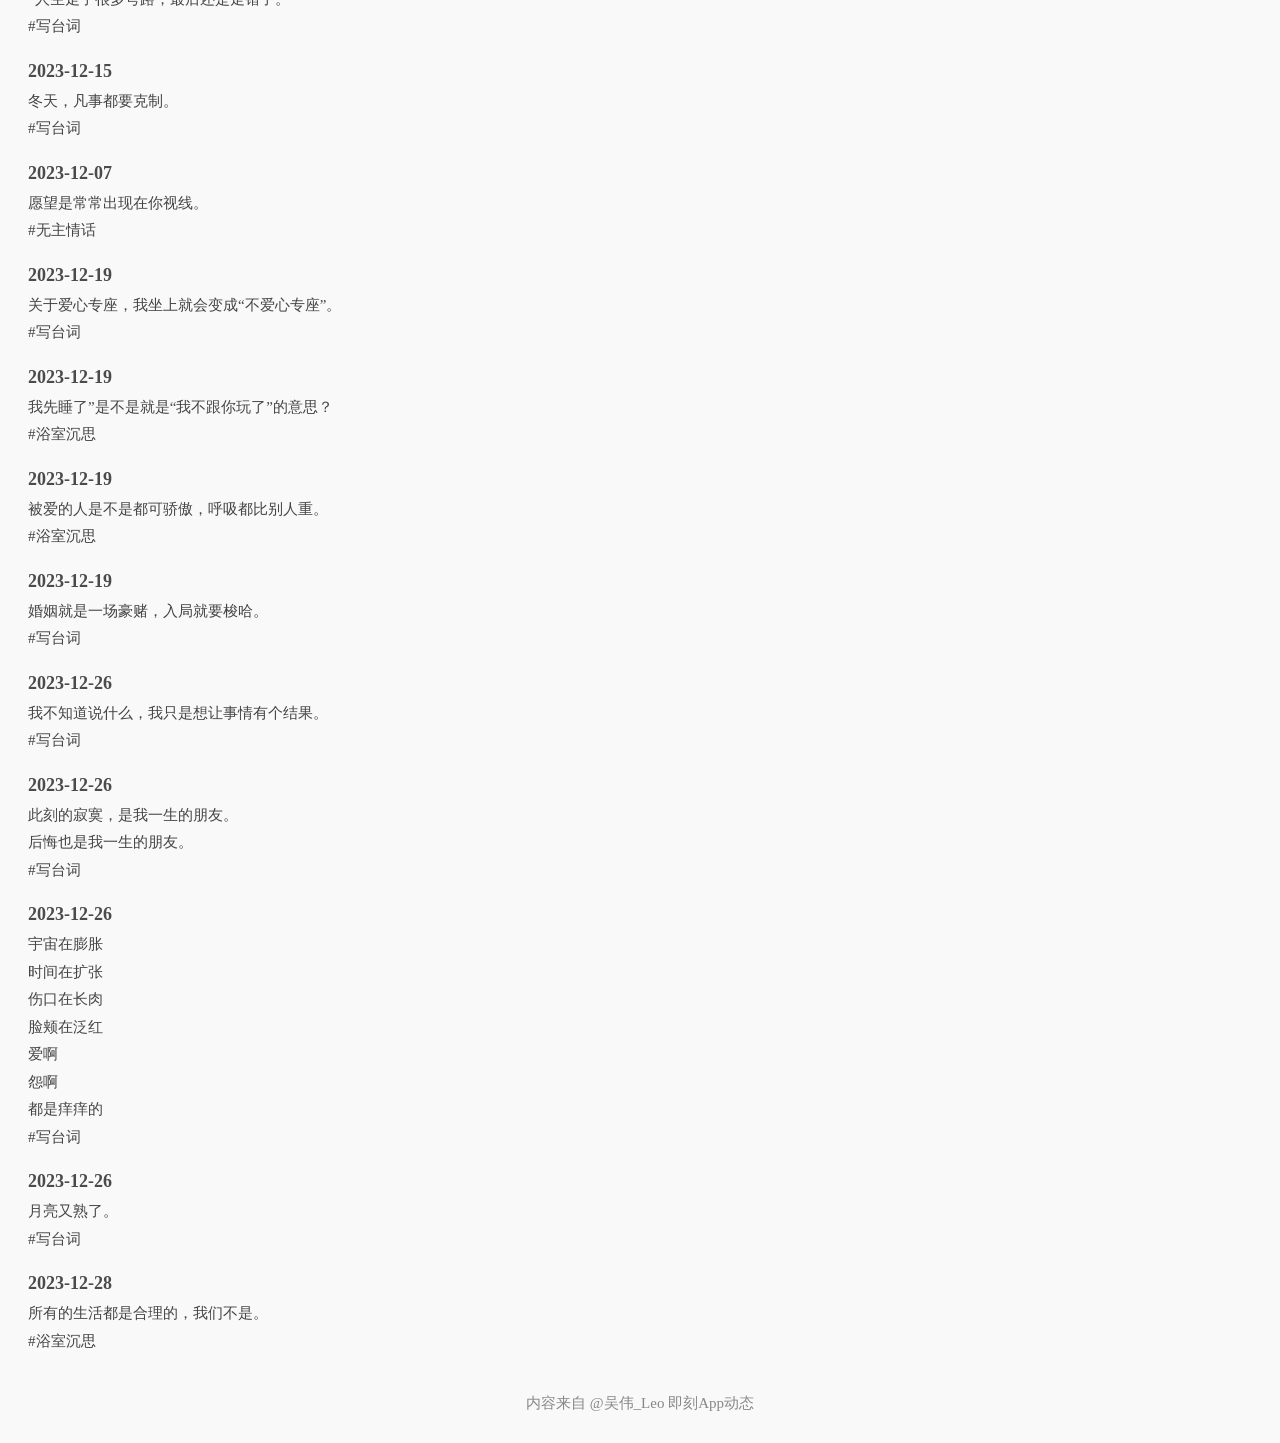
<file: year/2023.html>
<!DOCTYPE html>
<html lang="en">
<head>
    <meta charset="UTF-8">
    <meta name="viewport" content="width=device-width, initial-scale=1.0">
    <title>2023年度动态集锦</title>
    <style>
        body {
            font-family: 'Source Han Serif', serif;
            background-color: #f9f9f9; /* Soft light background */
            color: #444; /* Softer dark text */
            padding: 20px;
            line-height: 1.5;
            font-size: 16px; /* Slightly smaller font size */
        }
        h1 {
            color: #4b4b4b; /* Slightly darker for headers */
            text-align: center;
            margin-bottom: 30px;
            font-size: 24px; /* Adjusted header size */
        }
        .yuntu {
            display: block;
            margin: 0 auto;
            max-width: 100%;
            height: auto;
        }
        h2 {
            color: #4b4b4b; /* Slightly darker for headers */
            margin: 20px 0 5px 0;
            font-size: 18px; /* Adjusted header size */
        }
        p {
            margin: 5px 0 5px 0;
            font-size: 15px; /* Adjusted paragraph size */
        }
        .footer {
            text-align: center;
            margin-top: 40px;
            font-size: 15px; /* Slightly smaller font size */
            color: #888; /* Slightly darker for footer text */
        }
    </style>
</head>
<body>
    <h1>2023年度动态集锦</h1>
    <h2>年度关键词云</h2>
    <img class="yuntu" src="../assets/yuntu/2023.png" alt="年度关键词云">
    <h2>2023-01-19</h2>
    <p>人老了，耳朵聋了好。</p>
    <p>#写台词</p>
    <h2>2023-02-14</h2>
    <p>人想妈妈，拦不住的。</p>
    <p>#浴室沉思</p>
    <h2>2023-02-17</h2>
    <p>日子很长，不要总想一刀能两断。还得过呢。</p>
    <p>#写台词</p>
    <h2>2023-02-20</h2>
    <p>醒来，接受这个世界。</p>
    <p>#浴室沉思</p>
    <h2>2023-02-21</h2>
    <p>小孩嘛，都是在父母看不到的地方长大。</p>
    <p>#写台词</p>
    <h2>2023-02-22</h2>
    <p>小区门口的红绿灯，每次路过都是红灯</p>
    <p>啥意思？想教育我慢点？</p>
    <p>也想当我老师吗？stupid</p>
    <p>#写台词</p>
    <h2>2023-03-07</h2>
    <p>珍贵的食材往往不需要烹饪方式。</p>
    <p>#写台词</p>
    <h2>2023-03-15</h2>
    <p>问心无愧的人往往最后愧对的是自己。</p>
    <p>#浴室沉思</p>
    <h2>2023-03-16</h2>
    <p>早起在地铁口看到一个男人面无表情目光呆滞地咀嚼一块饼。</p>
    <p>#记一件小事</p>
    <h2>2023-03-27</h2>
    <p>没有人告诉你影视剧里那些happy ending之后的生活是什么样子，因为那之后的日子与你漫长而短暂的余生一样枯燥乏味，落入俗套。</p>
    <p>#写台词</p>
    <h2>2023-05-03</h2>
    <p>曾经也是五光十色的少年</p>
    <p>年轻，鼎盛，心高</p>
    <p>带着质疑，但相信明天</p>
    <p>#浴室沉思</p>
    <h2>2023-05-15</h2>
    <p>狗有时候是有些人的好朋友，有时候又不是。挺为难的这些人，狗也挺为难的。</p>
    <p>#浴室沉思</p>
    <h2>2023-05-18</h2>
    <p>谁的情绪都照顾只会害了你自己。</p>
    <p>#写台词</p>
    <h2>2023-05-18</h2>
    <p>金属质感不是金属，永远爱你也不是永远。他说得普通朋友是什么朋友？用佛陀的话说叫，因缘未尽。得你自己了断。实在不会，多看看电影。是技不如人，还是以德服人。学吧，太深了。</p>
    <p>#写台词</p>
    <h2>2023-05-31</h2>
    <p>阔系我里纯真谁懂鸭。</p>
    <p>#胡说八道</p>
    <h2>2023-06-11</h2>
    <p>那会我还在故乡照顾落日</p>
    <p>风吹过我</p>
    <p>日子就这么完整起来</p>
    <p>#写台词</p>
    <h2>2023-06-13</h2>
    <p>有多大能力，就受多大气。</p>
    <p>#浴室沉思</p>
    <h2>2023-07-11</h2>
    <p>蚂蚁搬家，蜻蜓低飞</p>
    <p>这古老而朴实的智慧试图教会我什么？</p>
    <p>#浴室沉思</p>
    <h2>2023-07-22</h2>
    <p>突然很想念一个人，但是再也见不到了。这就是死亡。</p>
    <p>#浴室沉思</p>
    <h2>2023-08-09</h2>
    <p>有多少个夜晚我曾是你啊。</p>
    <p>#无主情话</p>
    <h2>2023-08-16</h2>
    <p>人生好多事，真的是机缘到了才行得通。</p>
    <p>#浴室沉思</p>
    <h2>2023-08-16</h2>
    <p>所有的生活都是合理的，我们没必要互相理解。</p>
    <p>#写台词</p>
    <h2>2023-08-18</h2>
    <p>那是一个有想象力的年代。我们现在主要依靠媒介。</p>
    <p>#浴室沉思</p>
    <h2>2023-08-19</h2>
    <p>看着儿子用牙齿咀嚼着果肉，像一棵树在豫南的春天长叶子。</p>
    <p>#浴室沉思</p>
    <h2>2023-09-03</h2>
    <p>我认为这棵树就是我们的理想主义。</p>
    <p>#写台词</p>
    <h2>2023-10-09</h2>
    <p>都是情绪的奴隶。</p>
    <p>#写台词</p>
    <h2>2023-10-11</h2>
    <p>人由一件件事组成，情感还是其次，是粘合剂。</p>
    <p>#浴室沉思</p>
    <h2>2023-11-08</h2>
    <p>人不必非要以自己的存在而证明存在。</p>
    <p>#浴室沉思</p>
    <h2>2023-11-22</h2>
    <p>流动代表生意，代表不息。真好。</p>
    <p>#浴室沉思</p>
    <h2>2023-11-27</h2>
    <p>满脑子都是破碎的誓言，试图拼凑出永远。</p>
    <p>#写歌词</p>
    <h2>2023-11-27</h2>
    <p>我汇入人群，像躲入安全屋。</p>
    <p>#写台词</p>
    <h2>2023-11-27 19:51</h2>
    <p>当我们都拥有被生活调教过的体贴和小心翼翼，才明白我们已走出多远。</p>
    <p>#浴室沉思</p>
    <h2>2023-11-30</h2>
    <p>想了半天人生要怎么办，最后把拼多多卸载了。</p>
    <p>#浴室沉思</p>
    <h2>2023-11-30</h2>
    <p>我必须要以错误的形式存在吗。有时候觉得这个世界是一只吗喽磕了毒蘑菇以后产生的幻觉。</p>
    <p>#浴室沉思</p>
    <h2>2023-12-01</h2>
    <p>无奈的等着你把我磨成针，能为你所用便好。只是尖锐，须得小心。</p>
    <p>#写台词</p>
    <h2>2023-12-01</h2>
    <p>天气冷得像一个已经决定不再假装爱了的渣男。</p>
    <p>#浴室沉思</p>
    <h2>2023-12-01</h2>
    <p>十二月</p>
    <p>像个疯子一样突然跑过来</p>
    <p>一边恶语伤人一边乱扔落叶🍂</p>
    <p>#浴室沉思</p>
    <h2>2023-12-01</h2>
    <p>今年的树叶也够惨的</p>
    <p>完全不知道自己的命运</p>
    <p>一开始以为风起了又是一场即兴表演</p>
    <p>风停了，它们作为演员也谢幕了</p>
    <p>哈哈哈哈哈stupid</p>
    <p>#浴室沉思</p>
    <h2>2023-12-01</h2>
    <p>慢，真好啊</p>
    <p>慢下来</p>
    <p>好像时间和人都可以被把握</p>
    <p>#浴室沉思</p>
    <h2>2023-12-01</h2>
    <p>多年以后，你会这样介绍一个人：很早我们就认识，放学的时候两个人都慢吞吞地走。</p>
    <p>#写台词</p>
    <h2>2023-12-02</h2>
    <p>一直在跟陈旧的欲望对抗。每深入一点，我便少一分胜算。</p>
    <p>#写台词</p>
    <h2>2023-12-02</h2>
    <p>生活需要被人关心着过，哪怕一点点呢，哪怕陌生人呢，哪怕Ai呢。不然太孤独。话说Ai主动智能什么时候能真正有效果啊。</p>
    <p>#浴室沉思</p>
    <h2>2023-12-02</h2>
    <p>开心的时候会不舍得睡觉。</p>
    <p>但今天不开心。</p>
    <p>#写台词</p>
    <h2>2023-12-02</h2>
    <p>我熬夜不能反抗时间</p>
    <p>你胸罩不能避免心碎</p>
    <p>睡吧，脱掉一切去睡</p>
    <p>动作轻点，再轻一点</p>
    <p>#浴室沉思</p>
    <h2>2023-12-02</h2>
    <p>夜深人静，我们的枝条偷偷缠绕，做成被禁忌的秋千。在我们之间摇摆着。</p>
    <p>#浴室沉思</p>
    <h2>2023-12-02</h2>
    <p>世界online更新了，我醒来：接受并继续。</p>
    <p>#写台词</p>
    <h2>2023-12-02</h2>
    <p>艺术是免费的。但有门槛。</p>
    <p>#写台词</p>
    <h2>2023-12-02</h2>
    <p>有些事握在口袋里一个劲儿的出汗，多少不情愿。</p>
    <p>#浴室沉思</p>
    <h2>2023-12-03</h2>
    <p>人挺蠢的，会跟一个手机说话，还问它你爱不爱我。</p>
    <p>#浴室沉思</p>
    <h2>2023-12-03</h2>
    <p>“我只会把一些没有意义的链接分享给你，只会发一条仅你可见的动态，或者看着天气预报问问你那里的天气，下雨了就把伞忘到一边，下雪了就往雪地里再下一点雪。我的确没有更多的方式引起你的注意和欢喜。但是我今天又比昨天多喜欢你一点。”</p>
    <p>“宇宙在膨胀，我的爱也是。”</p>
    <p>#无主情话</p>
    <h2>2023-12-03</h2>
    <p>最近一直想烫个头发，想来想去还是决定再等等。等到彻底不喜欢自己的时候再说。</p>
    <p>#浴室沉思</p>
    <h2>2023-12-04</h2>
    <p>羡慕水（H2O）。想以什么形态存在就什么形态，爱来来，爱去去。即能被你蒸发，又能将你扑灭。还能给你洗头。这样想着，还羡慕风（wind），爱来来，爱去去。既能让你着凉，也能让你荡漾。还能给你吹头发。其实，最羡慕的还是自己，能以浅薄的缘分一直爱着你。</p>
    <p>#无主情话</p>
    <h2>2023-12-04</h2>
    <p>唯有时间是这样的：你得到它的同时，也在失去它。</p>
    <p>#浴室沉思</p>
    <h2>2023-12-05</h2>
    <p>最近常常感觉你就在我身边，陪我走路，发呆，还给我倒热水。我偷偷和你说了许多事了。只是你不在场。</p>
    <p>#无主情话</p>
    <h2>2023-12-06</h2>
    <p>很想讲话的时候我就假装喝醉，不想说话的时候我也假装喝醉。喝醉真好啊，但别真醉。</p>
    <p>#写台词</p>
    <h2>2023-12-06</h2>
    <p>我不想这样的，但是我也不想那样。哪个来哄哄我嘛。</p>
    <p>#写台词</p>
    <h2>2023-12-07</h2>
    <p>人生很多事，非人力所能及。</p>
    <p>#浴室沉思</p>
    <h2>2023-12-07</h2>
    <p>一日复一日</p>
    <p>你我交换人生的碎片</p>
    <p>试图拼凑另一种结局</p>
    <p>#写台词</p>
    <h2>2023-12-07</h2>
    <p>生活是一柄宝剑</p>
    <p>我细细擦拭</p>
    <p>拿血来喂</p>
    <p>#浴室沉思</p>
    <h2>2023-12-07</h2>
    <p>原来忧郁也会过期</p>
    <p>我按下锁屏</p>
    <p>今日，暂停</p>
    <p>#浴室沉思</p>
    <h2>2023-12-07</h2>
    <p>生活就像一个渣男。忍不住想冲它摔碗，又怕它掀桌子。想静下来好好和它谈谈，又怕它说不能过就不过了。</p>
    <p>#浴室沉思</p>
    <h2>2023-12-12</h2>
    <p>可以有所欢欣。</p>
    <p>#写台词</p>
    <h2>2023-12-13</h2>
    <p>谈恋爱，各有各的谈法。一花一世界。</p>
    <p>#写台词</p>
    <h2>2023-12-15</h2>
    <p>啥能代表一切呢？</p>
    <p>#写台词</p>
    <h2>2023-12-15</h2>
    <p>“人生走了很多弯路，最后还是走错了。”</p>
    <p>#写台词</p>
    <h2>2023-12-15</h2>
    <p>冬天，凡事都要克制。</p>
    <p>#写台词</p>
    <h2>2023-12-07</h2>
    <p>愿望是常常出现在你视线。</p>
    <p>#无主情话</p>
    <h2>2023-12-19</h2>
    <p>关于爱心专座，我坐上就会变成“不爱心专座”。</p>
    <p>#写台词</p>
    <h2>2023-12-19</h2>
    <p>我先睡了”是不是就是“我不跟你玩了”的意思？</p>
    <p>#浴室沉思</p>
    <h2>2023-12-19</h2>
    <p>被爱的人是不是都可骄傲，呼吸都比别人重。</p>
    <p>#浴室沉思</p>
    <h2>2023-12-19</h2>
    <p>婚姻就是一场豪赌，入局就要梭哈。</p>
    <p>#写台词</p>
    <h2>2023-12-26</h2>
    <p>我不知道说什么，我只是想让事情有个结果。</p>
    <p>#写台词</p>
    <h2>2023-12-26</h2>
    <p>此刻的寂寞，是我一生的朋友。</p>
    <p>后悔也是我一生的朋友。</p>
    <p>#写台词</p>
    <h2>2023-12-26</h2>
    <p>宇宙在膨胀</p>
    <p>时间在扩张</p>
    <p>伤口在长肉</p>
    <p>脸颊在泛红</p>
    <p>爱啊</p>
    <p>怨啊</p>
    <p>都是痒痒的</p>
    <p>#写台词</p>
    <h2>2023-12-26</h2>
    <p>月亮又熟了。</p>
    <p>#写台词</p>
    <h2>2023-12-28</h2>
    <p>所有的生活都是合理的，我们不是。</p>
    <p>#浴室沉思</p>

    <div class="footer">内容来自 @吴伟_Leo 即刻App动态</div>
</body>
</html>
</file>
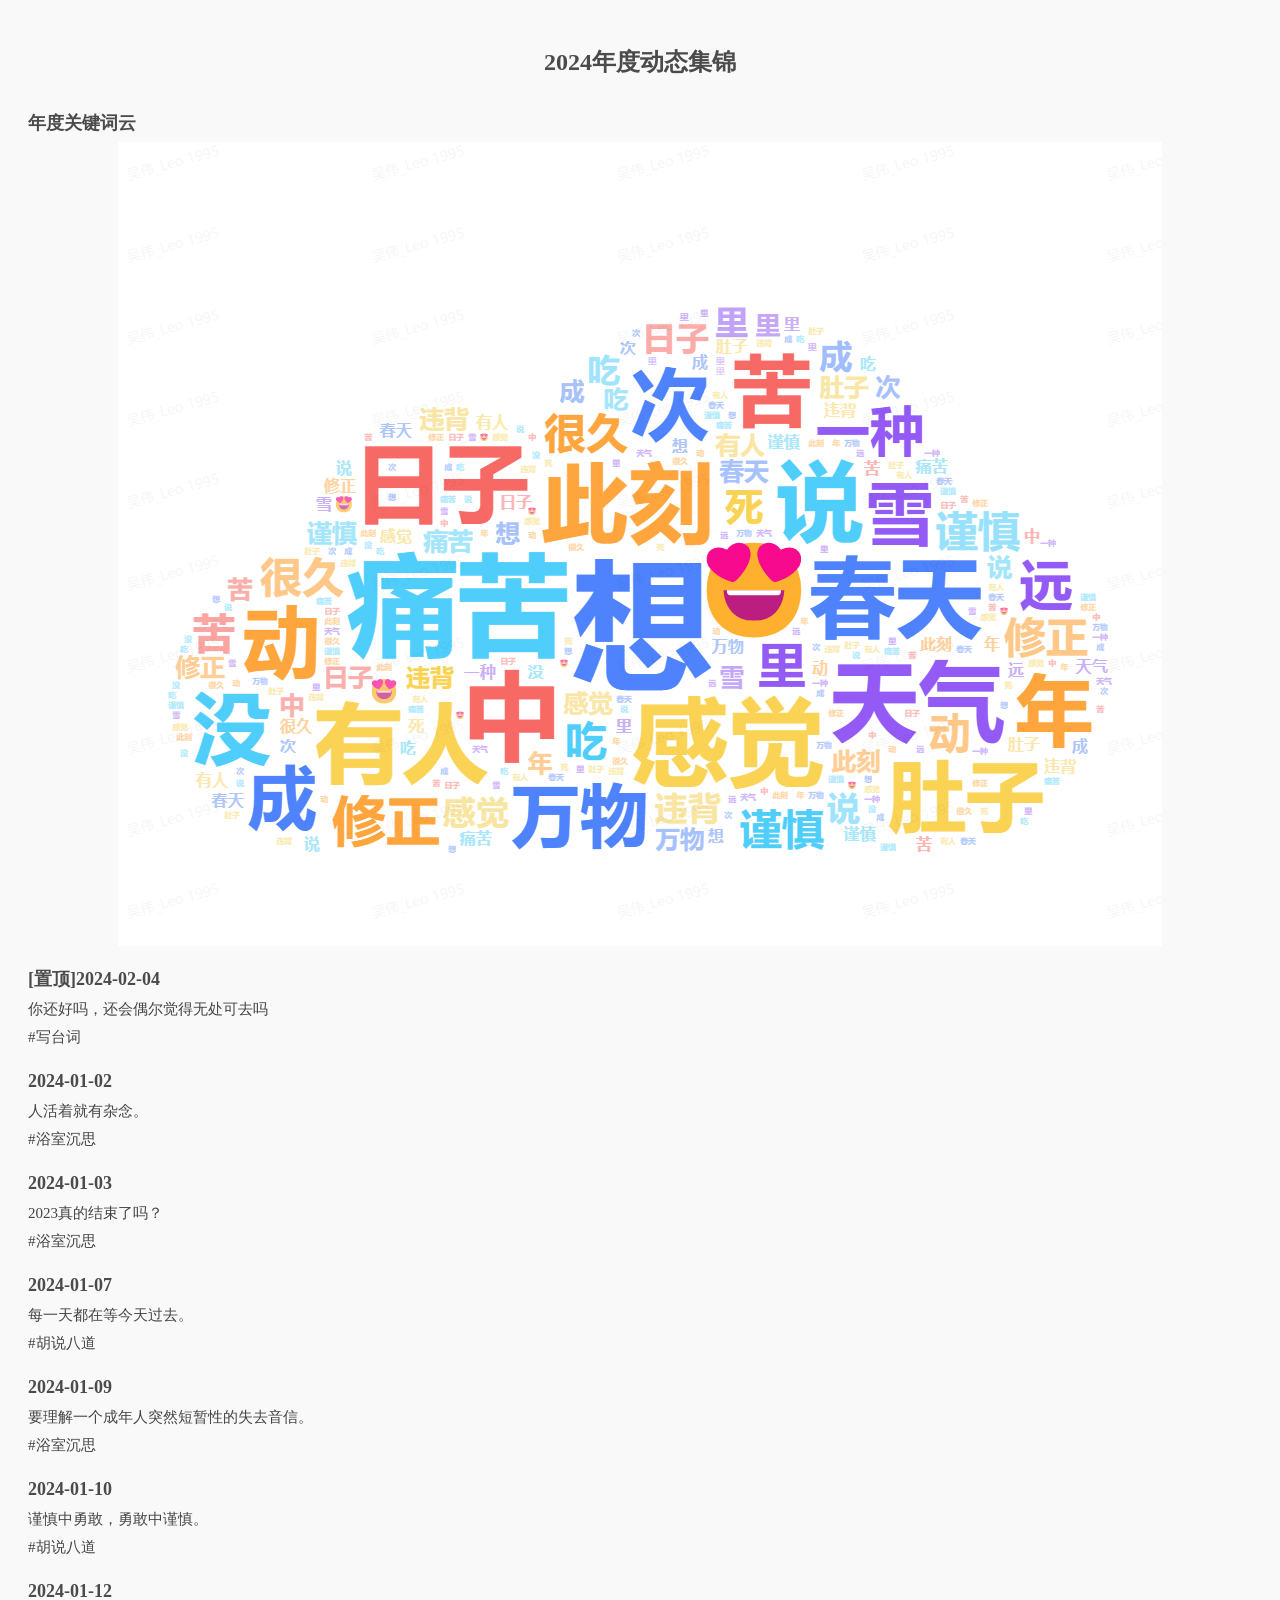
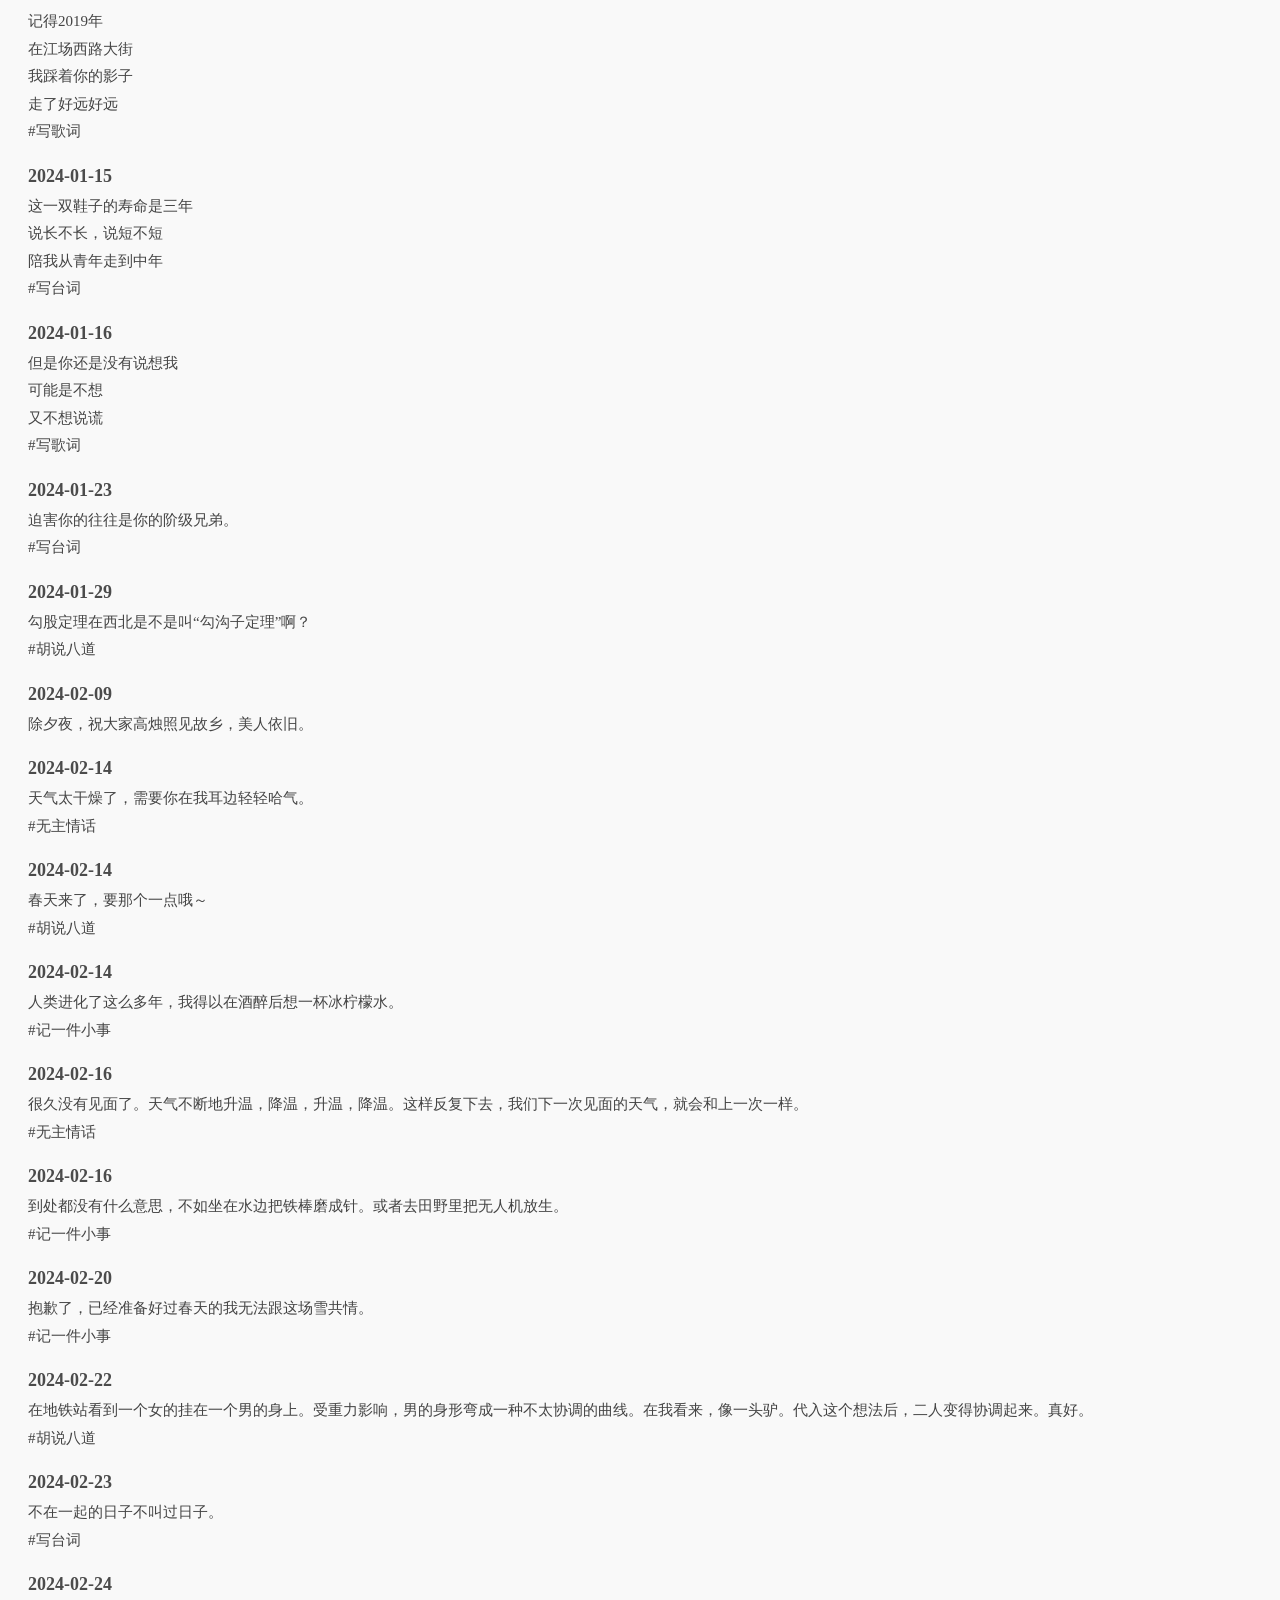
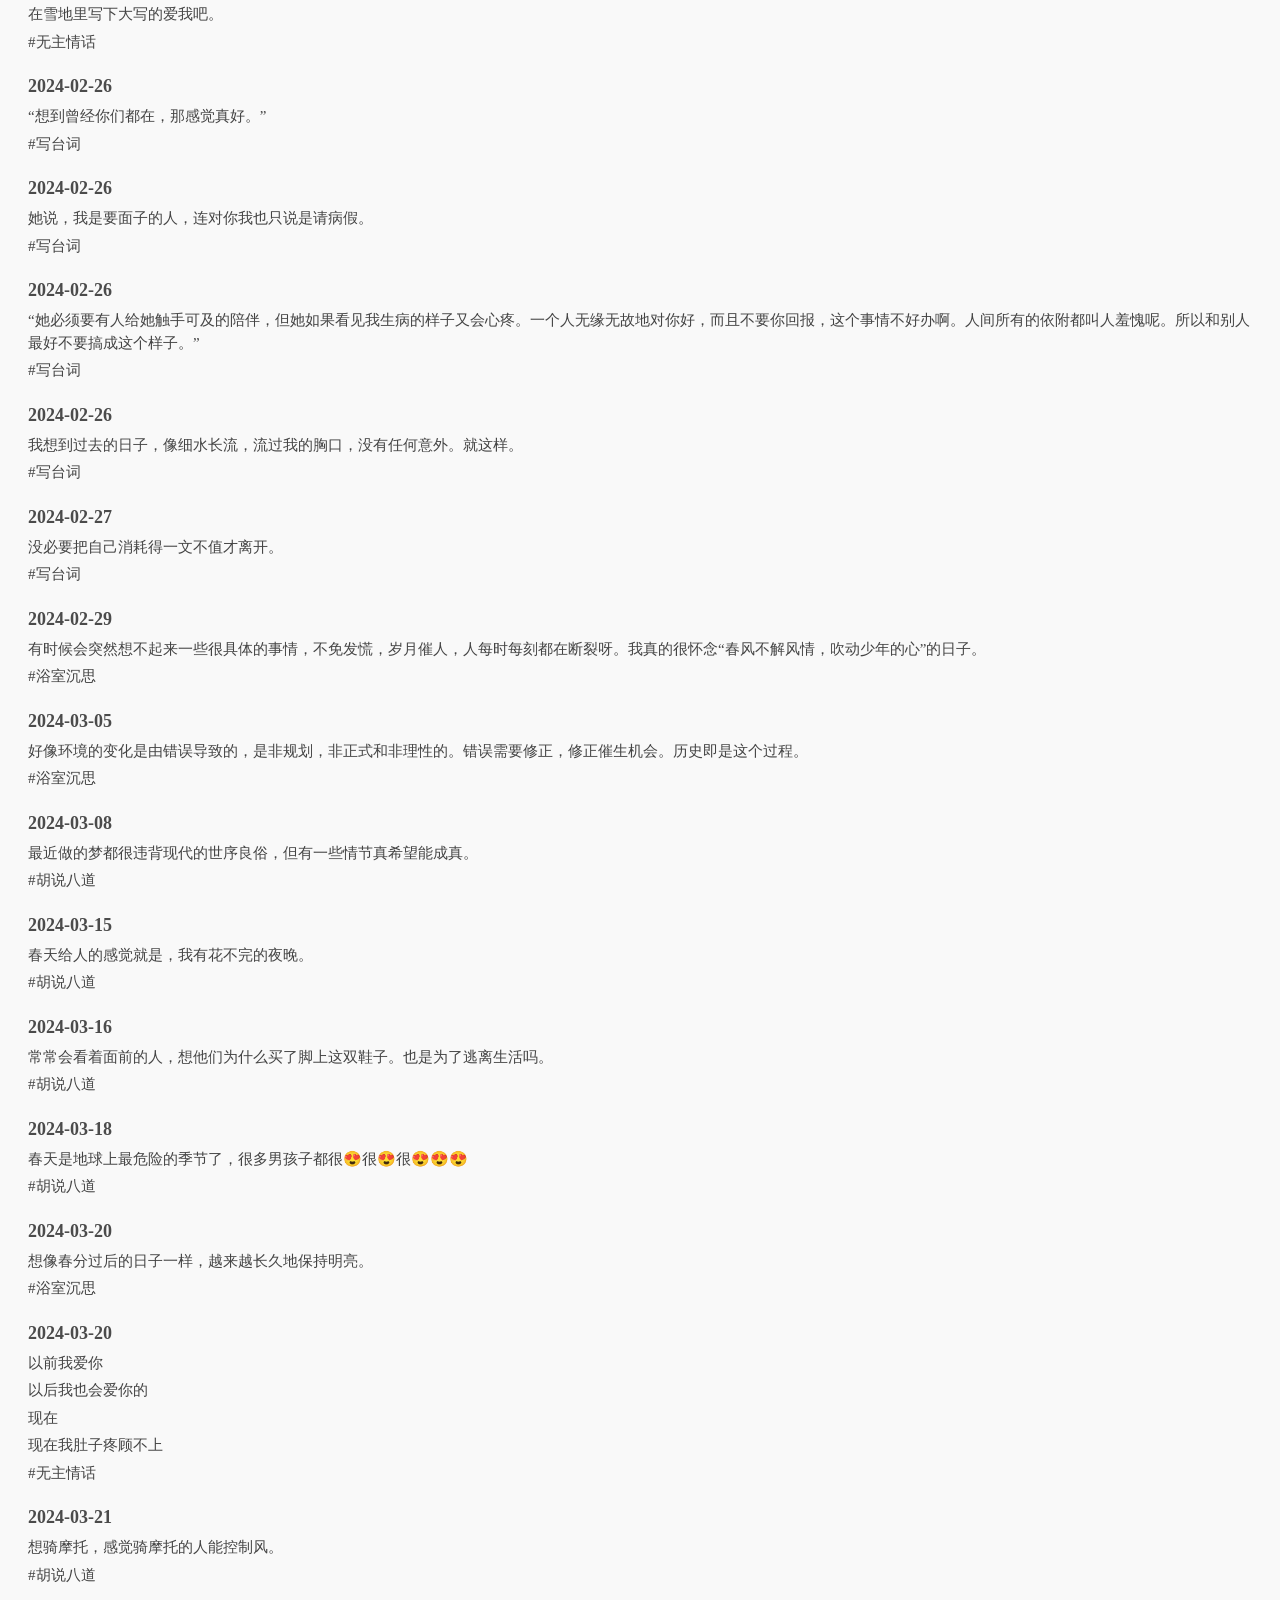
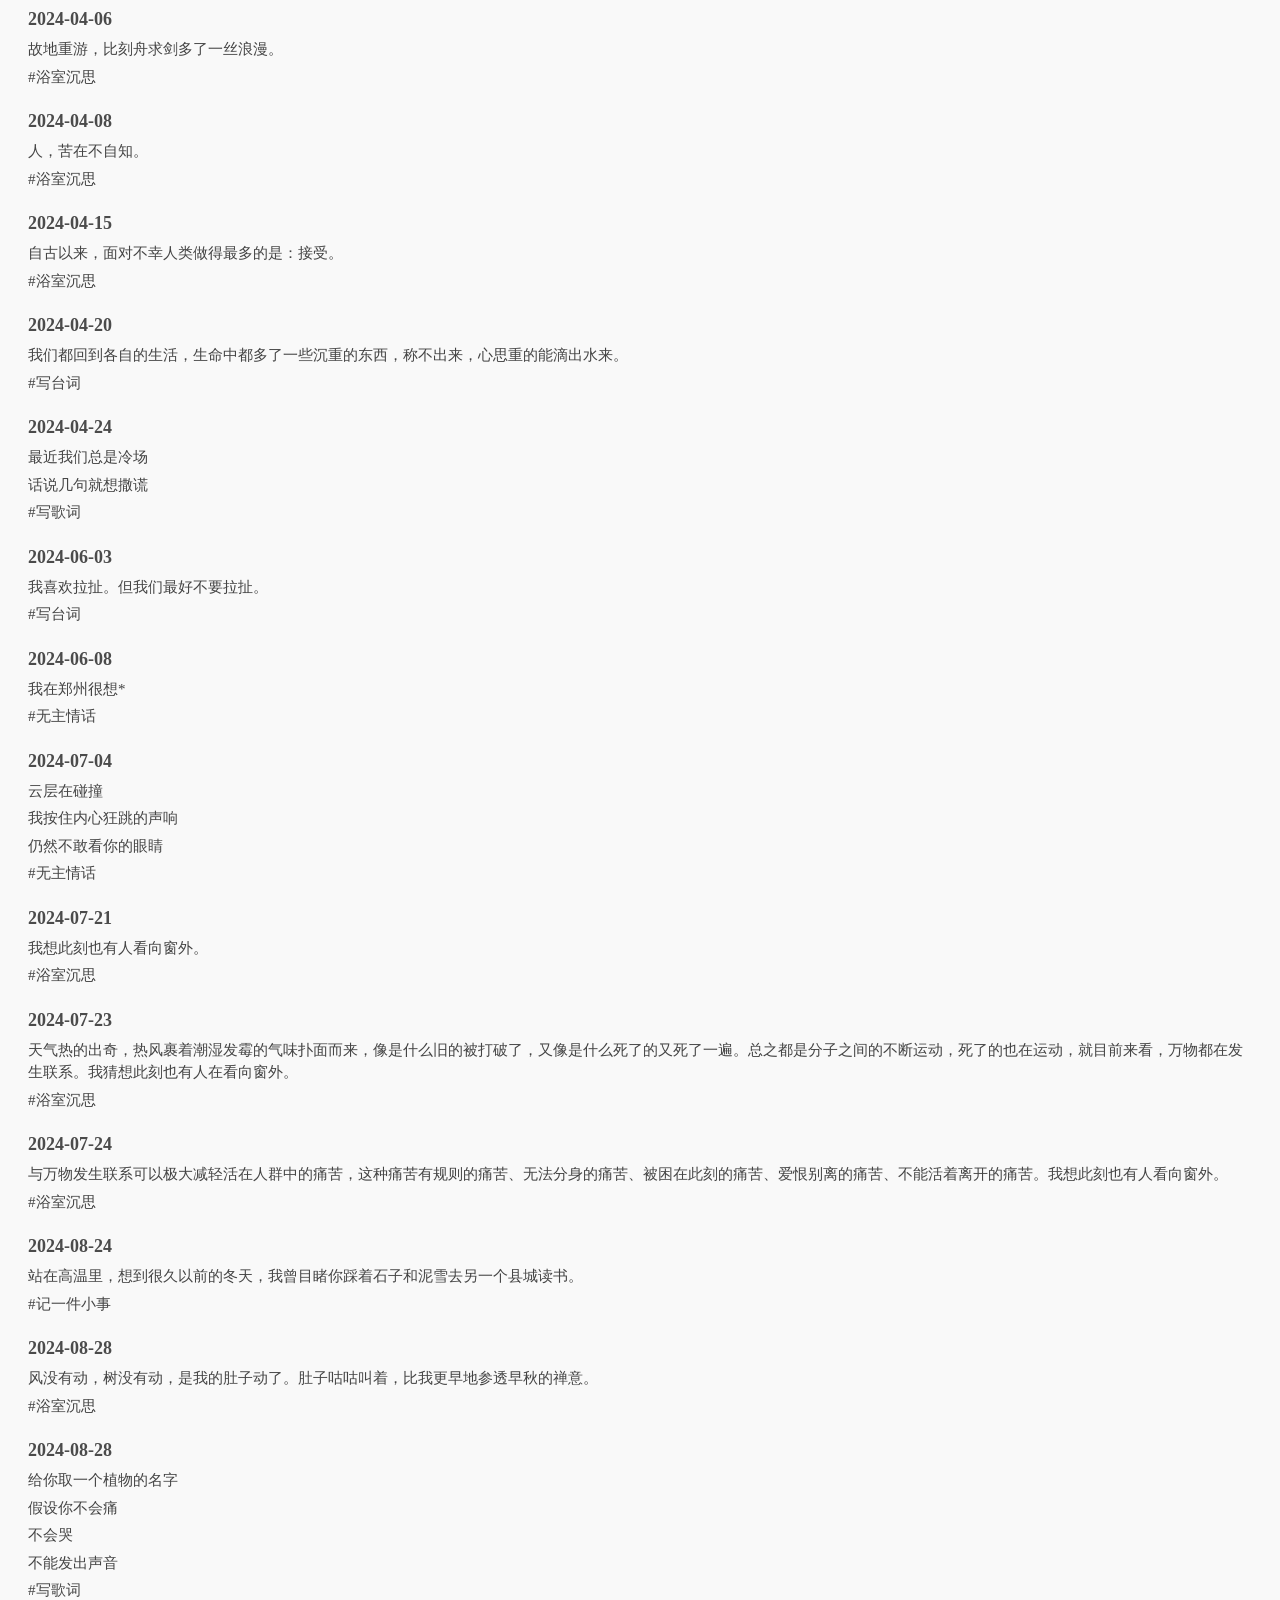
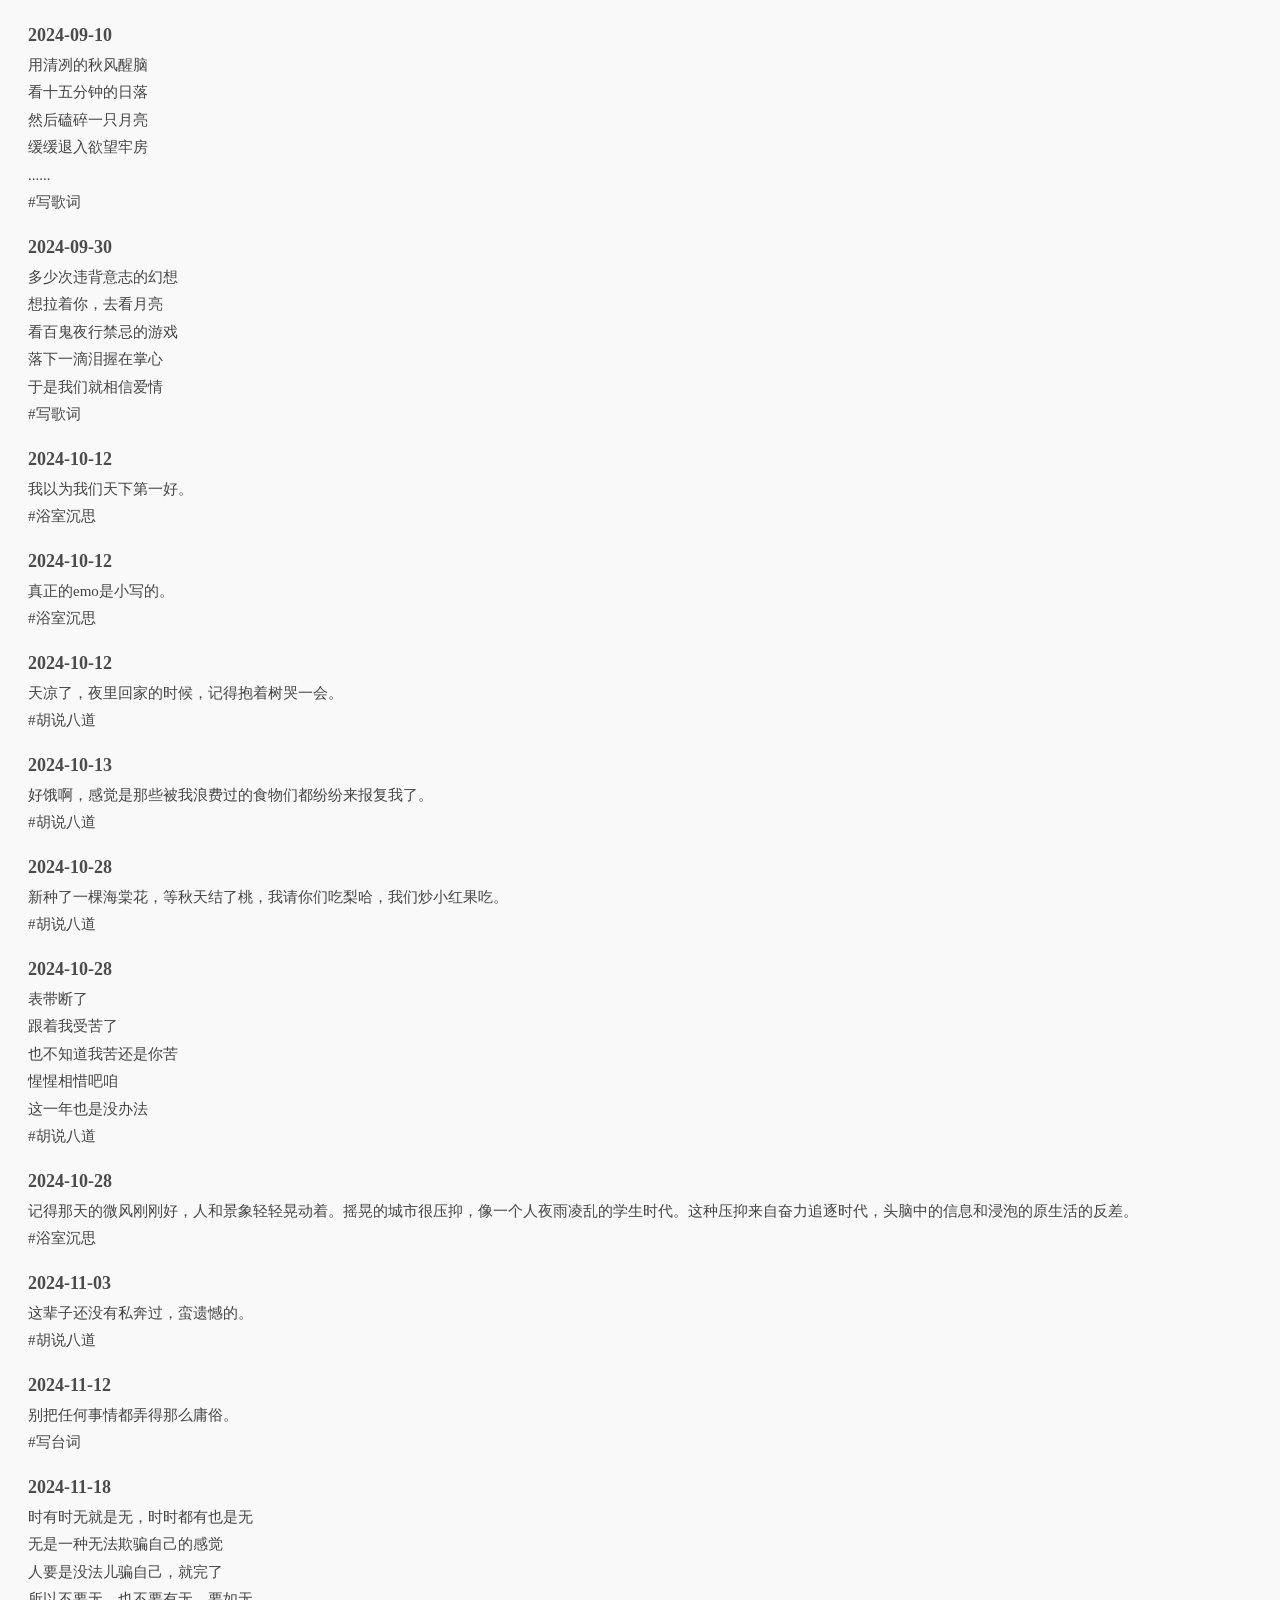
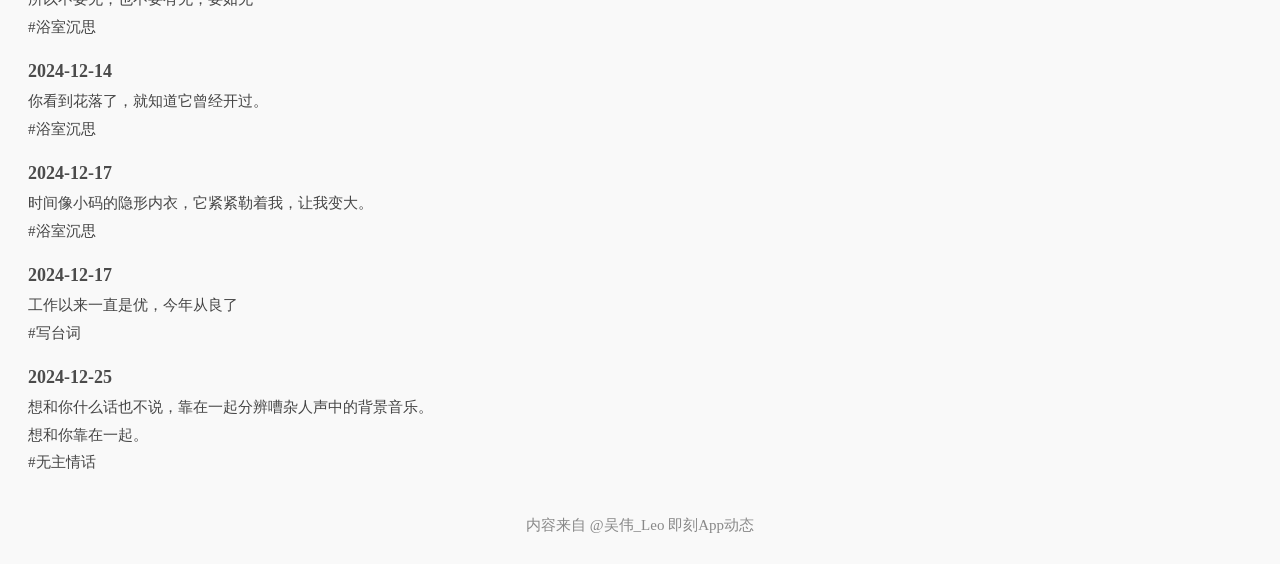
<file: year/2024.html>
<!DOCTYPE html>
<html lang="en">
<head>
    <meta charset="UTF-8">
    <meta name="viewport" content="width=device-width, initial-scale=1.0">
    <title>2024年度动态集锦</title>
    <style>
        body {
            font-family: 'Source Han Serif', serif;
            background-color: #f9f9f9; /* Soft light background */
            color: #444; /* Softer dark text */
            padding: 20px;
            line-height: 1.5;
            font-size: 16px; /* Slightly smaller font size */
        }
        h1 {
            color: #4b4b4b; /* Slightly darker for headers */
            text-align: center;
            margin-bottom: 30px;
            font-size: 24px; /* Adjusted header size */
        }
        .yuntu {
            display: block;
            margin: 0 auto;
            max-width: 100%;
            height: auto;
        }
        h2 {
            color: #4b4b4b; /* Slightly darker for headers */
            margin: 20px 0 5px 0;
            font-size: 18px; /* Adjusted header size */
        }
        p {
            margin: 5px 0 5px 0;
            font-size: 15px; /* Adjusted paragraph size */
        }
        .footer {
            text-align: center;
            margin-top: 40px;
            font-size: 15px; /* Slightly smaller font size */
            color: #888; /* Slightly darker for footer text */
        }
    </style>
</head>
<body>
    <h1>2024年度动态集锦</h1>
    <h2>年度关键词云</h2>
    <img class="yuntu" src="../assets/yuntu/2024.png" alt="年度关键词云">
    <h2>[置顶]2024-02-04</h2>
    <p>你还好吗，还会偶尔觉得无处可去吗</p>
    <p>#写台词</p>
    <h2>2024-01-02</h2>
    <p>人活着就有杂念。</p>
    <p>#浴室沉思</p>
    <h2>2024-01-03</h2>
    <p>2023真的结束了吗？</p>
    <p>#浴室沉思</p>
    <h2>2024-01-07</h2>
    <p>每一天都在等今天过去。</p>
    <p>#胡说八道</p>
    <h2>2024-01-09</h2>
    <p>要理解一个成年人突然短暂性的失去音信。</p>
    <p>#浴室沉思</p>
    <h2>2024-01-10</h2>
    <p>谨慎中勇敢，勇敢中谨慎。</p>
    <p>#胡说八道</p>
    <h2>2024-01-12</h2>
    <p>记得2019年</p>
    <p>在江场西路大街</p>
    <p>我踩着你的影子</p>
    <p>走了好远好远</p>
    <p>#写歌词</p>
    <h2>2024-01-15</h2>
    <p>这一双鞋子的寿命是三年</p>
    <p>说长不长，说短不短</p>
    <p>陪我从青年走到中年</p>
    <p>#写台词</p>
    <h2>2024-01-16</h2>
    <p>但是你还是没有说想我</p>
    <p>可能是不想</p>
    <p>又不想说谎</p>
    <p>#写歌词</p>
    <h2>2024-01-23</h2>
    <p>迫害你的往往是你的阶级兄弟。</p>
    <p>#写台词</p>
    <h2>2024-01-29</h2>
    <p>勾股定理在西北是不是叫“勾沟子定理”啊？</p>
    <p>#胡说八道</p>
    <h2>2024-02-09</h2>
    <p>除夕夜，祝大家高烛照见故乡，美人依旧。</p>
    <h2>2024-02-14</h2>
    <p>天气太干燥了，需要你在我耳边轻轻哈气。</p>
    <p>#无主情话</p>
    <h2>2024-02-14</h2>
    <p>春天来了，要那个一点哦～</p>
    <p>#胡说八道</p>
    <h2>2024-02-14</h2>
    <p>人类进化了这么多年，我得以在酒醉后想一杯冰柠檬水。</p>
    <p>#记一件小事</p>
    <h2>2024-02-16</h2>
    <p>很久没有见面了。天气不断地升温，降温，升温，降温。这样反复下去，我们下一次见面的天气，就会和上一次一样。</p>
    <p>#无主情话</p>
    <h2>2024-02-16</h2>
    <p>到处都没有什么意思，不如坐在水边把铁棒磨成针。或者去田野里把无人机放生。</p>
    <p>#记一件小事</p>
    <h2>2024-02-20</h2>
    <p>抱歉了，已经准备好过春天的我无法跟这场雪共情。</p>
    <p>#记一件小事</p>
    <h2>2024-02-22</h2>
    <p>在地铁站看到一个女的挂在一个男的身上。受重力影响，男的身形弯成一种不太协调的曲线。在我看来，像一头驴。代入这个想法后，二人变得协调起来。真好。</p>
    <p>#胡说八道</p>
    <h2>2024-02-23</h2>
    <p>不在一起的日子不叫过日子。</p>
    <p>#写台词</p>
    <h2>2024-02-24</h2>
    <p>在雪地里写下大写的爱我吧。</p>
    <p>#无主情话</p>
    <h2>2024-02-26</h2>
    <p>“想到曾经你们都在，那感觉真好。”</p>
    <p>#写台词</p>
    <h2>2024-02-26</h2>
    <p>她说，我是要面子的人，连对你我也只说是请病假。</p>
    <p>#写台词</p>
    <h2>2024-02-26</h2>
    <p>“她必须要有人给她触手可及的陪伴，但她如果看见我生病的样子又会心疼。一个人无缘无故地对你好，而且不要你回报，这个事情不好办啊。人间所有的依附都叫人羞愧呢。所以和别人最好不要搞成这个样子。”</p>
    <p>#写台词</p>
    <h2>2024-02-26</h2>
    <p>我想到过去的日子，像细水长流，流过我的胸口，没有任何意外。就这样。</p>
    <p>#写台词</p>
    <h2>2024-02-27</h2>
    <p>没必要把自己消耗得一文不值才离开。</p>
    <p>#写台词</p>
    <h2>2024-02-29</h2>
    <p>有时候会突然想不起来一些很具体的事情，不免发慌，岁月催人，人每时每刻都在断裂呀。我真的很怀念“春风不解风情，吹动少年的心”的日子。</p>
    <p>#浴室沉思</p>
    <h2>2024-03-05</h2>
    <p>好像环境的变化是由错误导致的，是非规划，非正式和非理性的。错误需要修正，修正催生机会。历史即是这个过程。</p>
    <p>#浴室沉思</p>
    <h2>2024-03-08</h2>
    <p>最近做的梦都很违背现代的世序良俗，但有一些情节真希望能成真。</p>
    <p>#胡说八道</p>
    <h2>2024-03-15</h2>
    <p>春天给人的感觉就是，我有花不完的夜晚。</p>
    <p>#胡说八道</p>
    <h2>2024-03-16</h2>
    <p>常常会看着面前的人，想他们为什么买了脚上这双鞋子。也是为了逃离生活吗。</p>
    <p>#胡说八道</p>
    <h2>2024-03-18</h2>
    <p>春天是地球上最危险的季节了，很多男孩子都很😍很😍很😍😍😍</p>
    <p>#胡说八道</p>
    <h2>2024-03-20</h2>
    <p>想像春分过后的日子一样，越来越长久地保持明亮。</p>
    <p>#浴室沉思</p>
    <h2>2024-03-20</h2>
    <p>以前我爱你</p>
    <p>以后我也会爱你的</p>
    <p>现在</p>
    <p>现在我肚子疼顾不上</p>
    <p>#无主情话</p>
    <h2>2024-03-21</h2>
    <p>想骑摩托，感觉骑摩托的人能控制风。</p>
    <p>#胡说八道</p>
    <h2>2024-04-06</h2>
    <p>故地重游，比刻舟求剑多了一丝浪漫。</p>
    <p>#浴室沉思</p>
    <h2>2024-04-08</h2>
    <p>人，苦在不自知。</p>
    <p>#浴室沉思</p>
    <h2>2024-04-15</h2>
    <p>自古以来，面对不幸人类做得最多的是：接受。</p>
    <p>#浴室沉思</p>
    <h2>2024-04-20</h2>
    <p>我们都回到各自的生活，生命中都多了一些沉重的东西，称不出来，心思重的能滴出水来。</p>
    <p>#写台词</p>
    <h2>2024-04-24</h2>
    <p>最近我们总是冷场</p>
    <p>话说几句就想撒谎</p>
    <p>#写歌词</p>
    <h2>2024-06-03</h2>
    <p>我喜欢拉扯。但我们最好不要拉扯。</p>
    <p>#写台词</p>
    <h2>2024-06-08</h2>
    <p>我在郑州很想*</p>
    <p>#无主情话</p>
    <h2>2024-07-04</h2>
    <p>云层在碰撞</p>
    <p>我按住内心狂跳的声响</p>
    <p>仍然不敢看你的眼睛</p>
    <p>#无主情话</p>
    <h2>2024-07-21</h2>
    <p>我想此刻也有人看向窗外。</p>
    <p>#浴室沉思</p>
    <h2>2024-07-23</h2>
    <p>天气热的出奇，热风裹着潮湿发霉的气味扑面而来，像是什么旧的被打破了，又像是什么死了的又死了一遍。总之都是分子之间的不断运动，死了的也在运动，就目前来看，万物都在发生联系。我猜想此刻也有人在看向窗外。</p>
    <p>#浴室沉思</p>
    <h2>2024-07-24</h2>
    <p>与万物发生联系可以极大减轻活在人群中的痛苦，这种痛苦有规则的痛苦、无法分身的痛苦、被困在此刻的痛苦、爱恨别离的痛苦、不能活着离开的痛苦。我想此刻也有人看向窗外。</p>
    <p>#浴室沉思</p>
    <h2>2024-08-24</h2>
    <p>站在高温里，想到很久以前的冬天，我曾目睹你踩着石子和泥雪去另一个县城读书。</p>
    <p>#记一件小事</p>
    <h2>2024-08-28</h2>
    <p>风没有动，树没有动，是我的肚子动了。肚子咕咕叫着，比我更早地参透早秋的禅意。</p>
    <p>#浴室沉思</p>
    <h2>2024-08-28</h2>
    <p>给你取一个植物的名字</p>
    <p>假设你不会痛</p>
    <p>不会哭</p>
    <p>不能发出声音</p>
    <p>#写歌词</p>
    <h2>2024-09-10</h2>
    <p>用清冽的秋风醒脑</p>
    <p>看十五分钟的日落</p>
    <p>然后磕碎一只月亮</p>
    <p>缓缓退入欲望牢房</p>
    <p>......</p>
    <p>#写歌词</p>
    <h2>2024-09-30</h2>
    <p>多少次违背意志的幻想</p>
    <p>想拉着你，去看月亮</p>
    <p>看百鬼夜行禁忌的游戏</p>
    <p>落下一滴泪握在掌心</p>
    <p>于是我们就相信爱情</p>
    <p>#写歌词</p>
    <h2>2024-10-12</h2>
    <p>我以为我们天下第一好。</p>
    <p>#浴室沉思</p>
    <h2>2024-10-12</h2>
    <p>真正的emo是小写的。</p>
    <p>#浴室沉思</p>
    <h2>2024-10-12</h2>
    <p>天凉了，夜里回家的时候，记得抱着树哭一会。</p>
    <p>#胡说八道</p>
    <h2>2024-10-13</h2>
    <p>好饿啊，感觉是那些被我浪费过的食物们都纷纷来报复我了。</p>
    <p>#胡说八道</p>
    <h2>2024-10-28</h2>
    <p>新种了一棵海棠花，等秋天结了桃，我请你们吃梨哈，我们炒小红果吃。</p>
    <p>#胡说八道</p>
    <h2>2024-10-28</h2>
    <p>表带断了</p>
    <p>跟着我受苦了</p>
    <p>也不知道我苦还是你苦</p>
    <p>惺惺相惜吧咱</p>
    <p>这一年也是没办法</p>
    <p>#胡说八道</p>
    <h2>2024-10-28</h2>
    <p>记得那天的微风刚刚好，人和景象轻轻晃动着。摇晃的城市很压抑，像一个人夜雨凌乱的学生时代。这种压抑来自奋力追逐时代，头脑中的信息和浸泡的原生活的反差。</p>
    <p>#浴室沉思</p>
    <h2>2024-11-03</h2>
    <p>这辈子还没有私奔过，蛮遗憾的。</p>
    <p>#胡说八道</p>
    <h2>2024-11-12</h2>
    <p>别把任何事情都弄得那么庸俗。</p>
    <p>#写台词</p>
    <h2>2024-11-18</h2>
    <p>时有时无就是无，时时都有也是无</p>
    <p>无是一种无法欺骗自己的感觉</p>
    <p>人要是没法儿骗自己，就完了</p>
    <p>所以不要无，也不要有无，要如无</p>
    <p>#浴室沉思</p>
    <h2>2024-12-14</h2>
    <p>你看到花落了，就知道它曾经开过。</p>
    <p>#浴室沉思</p>
    <h2>2024-12-17</h2>
    <p>时间像小码的隐形内衣，它紧紧勒着我，让我变大。</p>
    <p>#浴室沉思</p>
    <h2>2024-12-17</h2>
    <p>工作以来一直是优，今年从良了</p>
    <p>#写台词</p>
    <h2>2024-12-25</h2>
    <p>想和你什么话也不说，靠在一起分辨嘈杂人声中的背景音乐。</p>
    <p>想和你靠在一起。</p>
    <p>#无主情话</p>

    <div class="footer">内容来自 @吴伟_Leo 即刻App动态</div>
</body>
</html>
</file>
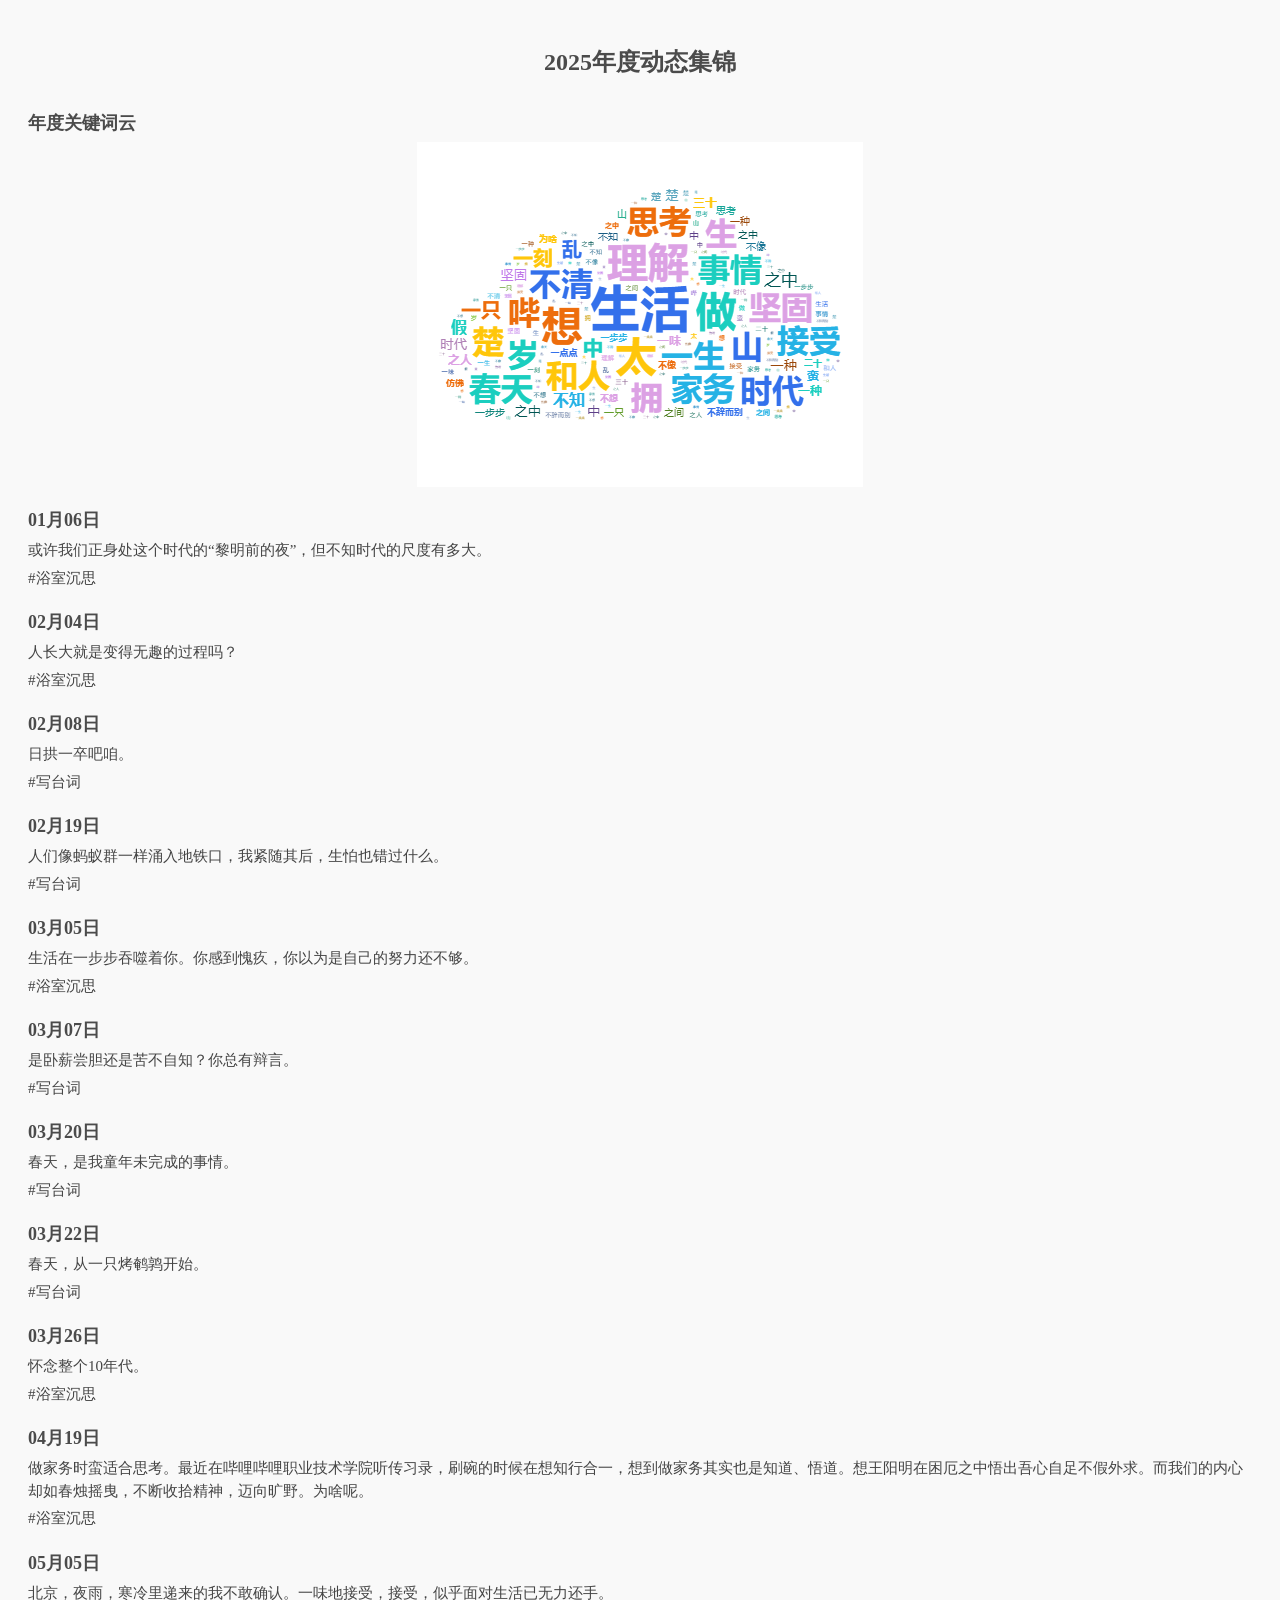
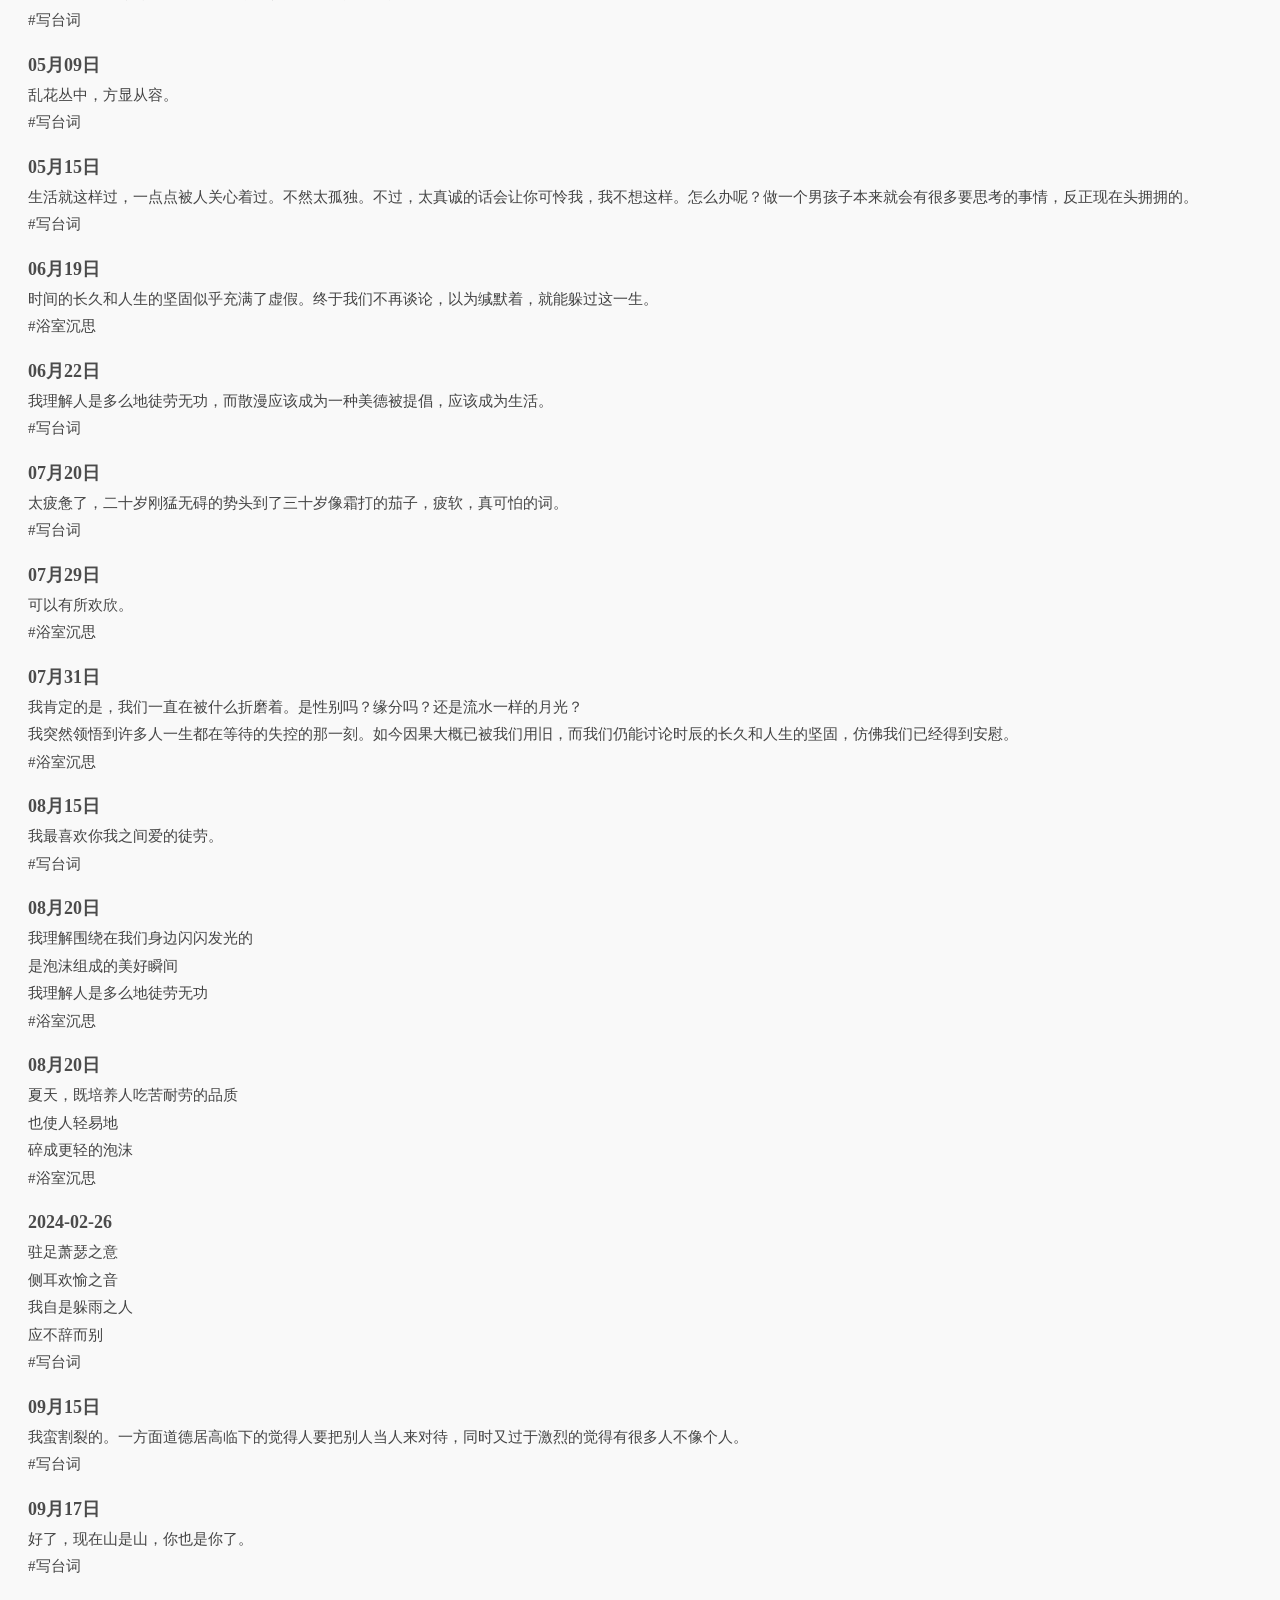
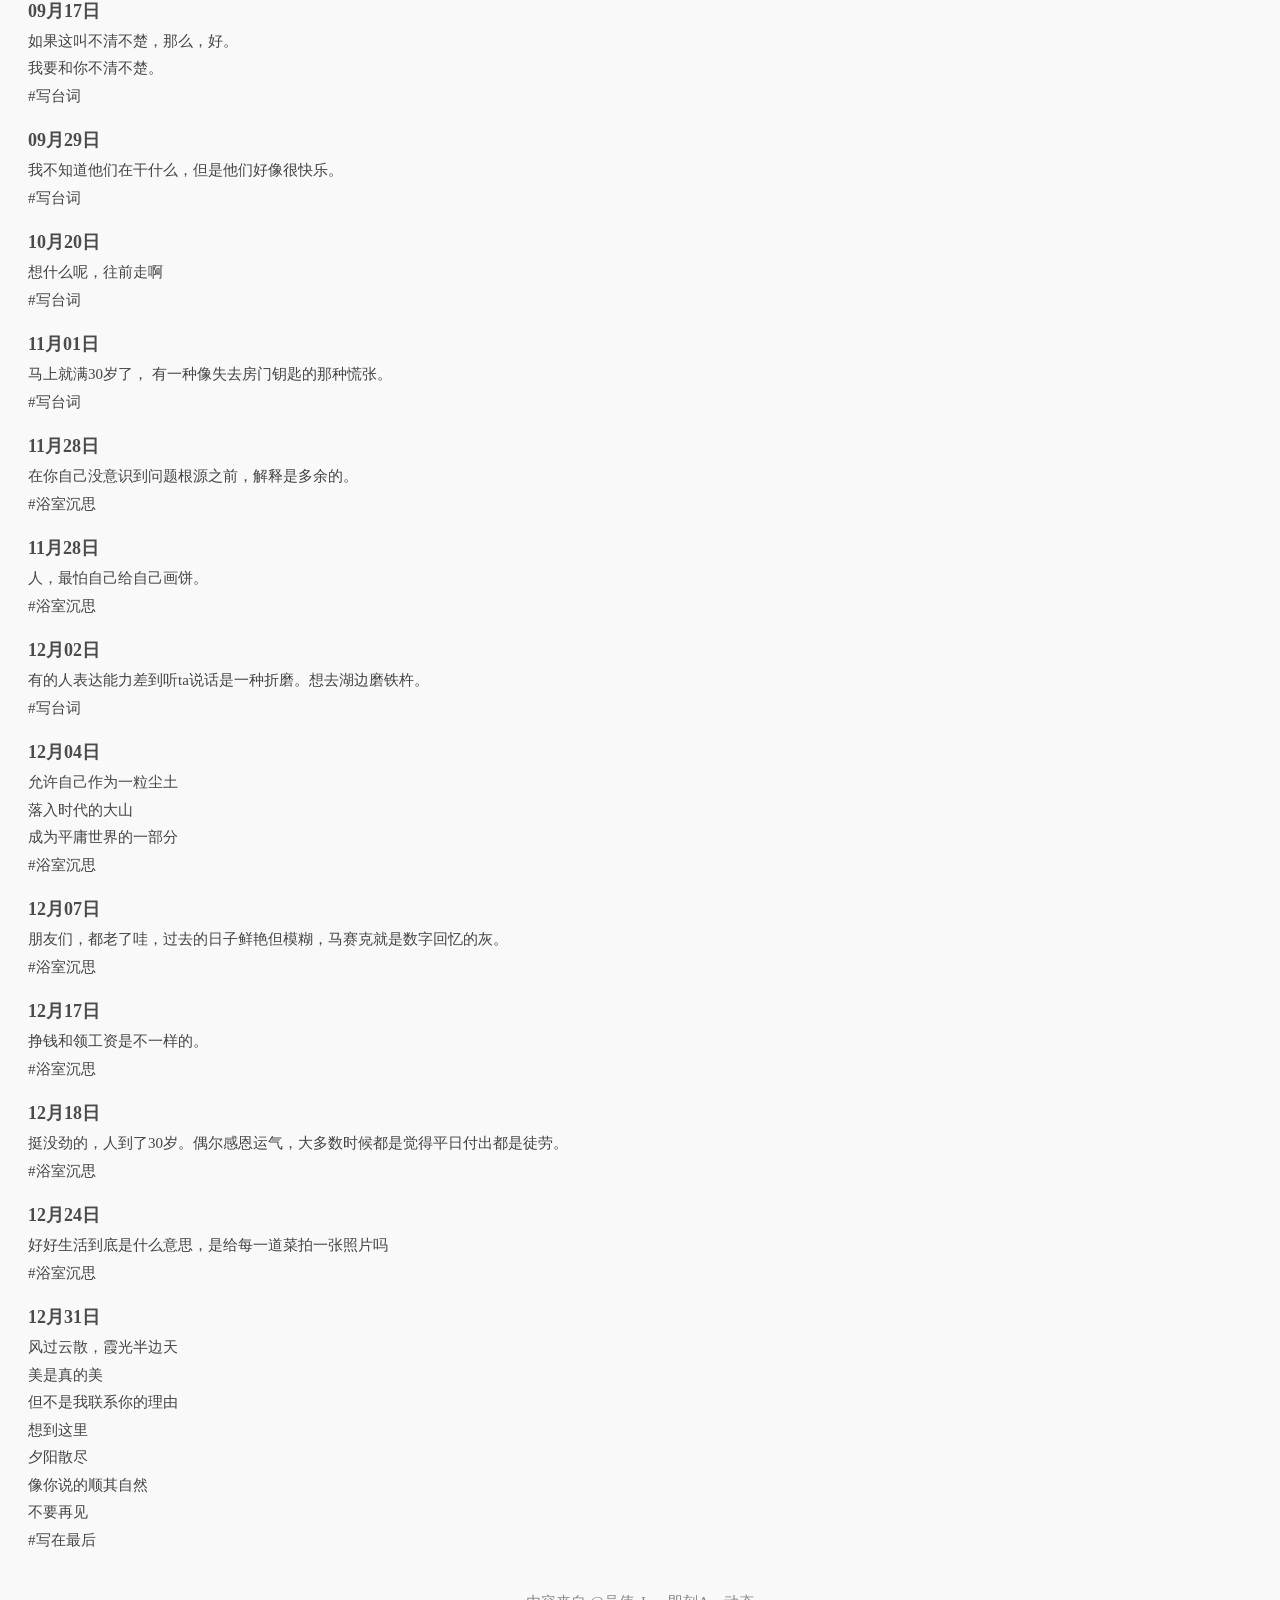
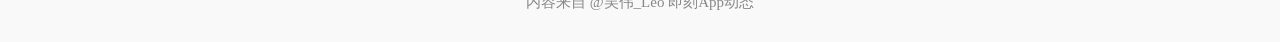
<file: year/2025.html>
<!DOCTYPE html>
<html lang="en">
<head>
    <meta charset="UTF-8">
    <meta name="viewport" content="width=device-width, initial-scale=1.0">
    <title>2025年度动态集锦</title>
    <style>
        body {
            font-family: 'Source Han Serif', serif;
            background-color: #f9f9f9; /* Soft light background */
            color: #444; /* Softer dark text */
            padding: 20px;
            line-height: 1.5;
            font-size: 16px; /* Slightly smaller font size */
        }
        h1 {
            color: #4b4b4b; /* Slightly darker for headers */
            text-align: center;
            margin-bottom: 30px;
            font-size: 24px; /* Adjusted header size */
        }
        .yuntu {
            display: block;
            margin: 0 auto;
            max-width: 100%;
            height: auto;
        }
        h2 {
            color: #4b4b4b; /* Slightly darker for headers */
            margin: 20px 0 5px 0;
            font-size: 18px; /* Adjusted header size */
        }
        p {
            margin: 5px 0 5px 0;
            font-size: 15px; /* Adjusted paragraph size */
        }
        .footer {
            text-align: center;
            margin-top: 40px;
            font-size: 15px; /* Slightly smaller font size */
            color: #888; /* Slightly darker for footer text */
        }
    </style>
</head>
<body>
    <h1>2025年度动态集锦</h1>
    <h2>年度关键词云</h2>
    <img class="yuntu" src="../assets/yuntu/2025.png" alt="年度关键词云">
    <h2>01月06日</h2>
    <p>或许我们正身处这个时代的“黎明前的夜”，但不知时代的尺度有多大。</p>
    <p>#浴室沉思</p>
    <h2>02月04日</h2>
    <p>人长大就是变得无趣的过程吗？</p>
    <p>#浴室沉思</p>
    <h2>02月08日</h2>
    <p>日拱一卒吧咱。</p>
    <p>#写台词</p>
    <h2>02月19日</h2>
    <p>人们像蚂蚁群一样涌入地铁口，我紧随其后，生怕也错过什么。</p>
    <p>#写台词</p>
    <h2>03月05日</h2>
    <p>生活在一步步吞噬着你。你感到愧疚，你以为是自己的努力还不够。</p>
    <p>#浴室沉思</p>
    <h2>03月07日</h2>
    <p>是卧薪尝胆还是苦不自知？你总有辩言。</p>
    <p>#写台词</p>
    <h2>03月20日</h2>
    <p>春天，是我童年未完成的事情。</p>
    <p>#写台词</p>
    <h2>03月22日</h2>
    <p>春天，从一只烤鹌鹑开始。</p>
    <p>#写台词</p>
    <h2>03月26日</h2>
    <p>怀念整个10年代。</p>
    <p>#浴室沉思</p>
    <h2>04月19日</h2>
    <p>做家务时蛮适合思考。最近在哔哩哔哩职业技术学院听传习录，刷碗的时候在想知行合一，想到做家务其实也是知道、悟道。想王阳明在困厄之中悟出吾心自足不假外求。而我们的内心却如春烛摇曳，不断收拾精神，迈向旷野。为啥呢。</p>
    <p>#浴室沉思</p>
    <h2>05月05日</h2>
    <p>北京，夜雨，寒冷里递来的我不敢确认。一味地接受，接受，似乎面对生活已无力还手。</p>
    <p>#写台词</p>
    <h2>05月09日</h2>
    <p>乱花丛中，方显从容。</p>
    <p>#写台词</p>
    <h2>05月15日</h2>
    <p>生活就这样过，一点点被人关心着过。不然太孤独。不过，太真诚的话会让你可怜我，我不想这样。怎么办呢？做一个男孩子本来就会有很多要思考的事情，反正现在头拥拥的。</p>
    <p>#写台词</p>
    <h2>06月19日</h2>
    <p>时间的长久和人生的坚固似乎充满了虚假。终于我们不再谈论，以为缄默着，就能躲过这一生。</p>
    <p>#浴室沉思</p>
    <h2>06月22日</h2>
    <p>我理解人是多么地徒劳无功，而散漫应该成为一种美德被提倡，应该成为生活。</p>
    <p>#写台词</p>
    <h2>07月20日</h2>
    <p>太疲惫了，二十岁刚猛无碍的势头到了三十岁像霜打的茄子，疲软，真可怕的词。</p>
    <p>#写台词</p>
    <h2>07月29日</h2>
    <p>可以有所欢欣。</p>
    <p>#浴室沉思</p>
    <h2>07月31日</h2>
    <p>我肯定的是，我们一直在被什么折磨着。是性别吗？缘分吗？还是流水一样的月光？</p>
    <p>我突然领悟到许多人一生都在等待的失控的那一刻。如今因果大概已被我们用旧，而我们仍能讨论时辰的长久和人生的坚固，仿佛我们已经得到安慰。</p>
    <p>#浴室沉思</p>
    <h2>08月15日</h2>
    <p>我最喜欢你我之间爱的徒劳。</p>
    <p>#写台词</p>
    <h2>08月20日</h2>
    <p>我理解围绕在我们身边闪闪发光的</p>
    <p>是泡沫组成的美好瞬间</p>
    <p>我理解人是多么地徒劳无功</p>
    <p>#浴室沉思</p>
    <h2>08月20日</h2>
    <p>夏天，既培养人吃苦耐劳的品质</p>
    <p>也使人轻易地</p>
    <p>碎成更轻的泡沫</p>
    <p>#浴室沉思</p>
    <h2>2024-02-26</h2>
    <p>驻足萧瑟之意</p>
    <p>侧耳欢愉之音</p>
    <p>​我自是躲雨之人</p>
    <p>应不辞而别</p>
    <p>#写台词</p>
    <h2>09月15日</h2>
    <p>我蛮割裂的。一方面道德居高临下的觉得人要把别人当人来对待，同时又过于激烈的觉得有很多人不像个人。</p>
    <p>#写台词</p>
    <h2>09月17日</h2>
    <p>好了，现在山是山，你也是你了。</p>
    <p>#写台词</p>
    <h2>09月17日</h2>
    <p>如果这叫不清不楚，那么，好。</p>
    <p>我要和你不清不楚。</p>
    <p>#写台词</p>
    <h2>09月29日</h2>
    <p>我不知道他们在干什么，但是他们好像很快乐。</p>
    <p>#写台词</p>
    <h2>10月20日</h2>
    <p>想什么呢，往前走啊</p>
    <p>#写台词</p>
    <h2>11月01日</h2>
    <p>马上就满30岁了， 有一种像失去房门钥匙的那种慌张。</p>
    <p>#写台词</p>
    <h2>11月28日</h2>
    <p>在你自己没意识到问题根源之前，解释是多余的。</p>
    <p>#浴室沉思</p>
    <h2>11月28日</h2>
    <p>人，最怕自己给自己画饼。</p>
    <p>#浴室沉思</p>
    <h2>12月02日</h2>
    <p>有的人表达能力差到听ta说话是一种折磨。想去湖边磨铁杵。</p>
    <p>#写台词</p>
    <h2>12月04日</h2>
    <p>允许自己作为一粒尘土</p>
    <p>落入时代的大山</p>
    <p>成为平庸世界的一部分</p>
    <p>#浴室沉思</p>
    <h2>12月07日</h2>
    <p>朋友们，都老了哇，过去的日子鲜艳但模糊，马赛克就是数字回忆的灰。</p>
    <p>#浴室沉思</p>
    <h2>12月17日</h2>
    <p>挣钱和领工资是不一样的。</p>
    <p>#浴室沉思</p>
    <h2>12月18日</h2>
    <p>挺没劲的，人到了30岁。偶尔感恩运气，大多数时候都是觉得平日付出都是徒劳。</p>
    <p>#浴室沉思</p>
    <h2>12月24日</h2>
    <p>好好生活到底是什么意思，是给每一道菜拍一张照片吗</p>
    <p>#浴室沉思</p>
    <h2>12月31日</h2>
    <p>风过云散，霞光半边天</p>
    <p>美是真的美</p> 
    <p>但不是我联系你的理由</p>
    <p>想到这里</p>
    <p>夕阳散尽</p>
    <p>像你说的顺其自然</p>
    <p>不要再见</p>
    <p>#写在最后</p>
    


    <div class="footer">内容来自 @吴伟_Leo 即刻App动态</div>
</body>
</html>
</file>
<file: app/styles.css>
:root {
    --primary-color: #924a1a;
    --accent-color: #b25f2d;
    --background-color: #F7FAFC;
    --text-color: #2D3748;
    --transition-speed: 0.3s;
}

* {
    margin: 0;
    padding: 0;
    box-sizing: border-box;
}

body {
    font-family: 'Noto Serif SC', serif;
    margin: 0;
    padding: 0;
    background-color: var(--background-color);
    color: var(--text-color);
    line-height: 1.8;
}

header {
    background: linear-gradient(135deg, var(--primary-color), var(--accent-color));
    color: white;
    padding: 4rem 2rem;
    text-align: center;
    box-shadow: 0 4px 6px rgba(0, 0, 0, 0.1);
}

.logo {
    display: flex;
    align-items: center;
    justify-content: center;
    margin-bottom: 1rem;
}

.logo img {
    width: 50px;
    height: 50px;
    margin-right: 1rem;
}

header h1 {
    font-size: 2.5rem;
    font-weight: 600;
    letter-spacing: 2px;
}

header p {
    font-size: 1.2rem;
    opacity: 0.9;
    letter-spacing: 1px;
}

main {
    max-width: 1200px;
    margin: 0 auto;
    padding: 1rem 1rem;
}

section {
    background: white;
    border-radius: 12px;
    padding: 2rem;
    margin-bottom: 2rem;
    box-shadow: 0 2px 4px rgba(0, 0, 0, 0.05);
    transition: transform var(--transition-speed);
    text-align: center;
}

section:hover {
    transform: translateY(-2px);
}

h2 {
    color: var(--primary-color);
    margin-bottom: 1.5rem;
    font-size: 1.8rem;
    position: relative;
    padding-bottom: 0.8rem;
    font-weight: 600;
    letter-spacing: 1px;
    text-align: center;
}

h2::after {
    content: '';
    position: absolute;
    bottom: 0;
    left: 50%;
    transform: translateX(-50%);
    width: 40px;
    height: 2px;
    background: var(--accent-color);
    border-radius: 2px;
    opacity: 0.8;
}

.app-screenshots h2::after {
    width: 60px;
}

ul {
    list-style: none;
    padding-left: 0;
    max-width: 800px;
    margin: 0 auto;
    text-align: left;
}

li {
    margin-bottom: 1.5rem;
    padding-left: 1.5rem;
    position: relative;
    text-align: left;
}

li::before {
    content: '•';
    position: absolute;
    left: 0;
    color: var(--accent-color);
}

.download-button {
    display: inline-block;
    background: var(--primary-color);
    color: white;
    padding: 1rem 2rem;
    text-decoration: none;
    border-radius: 8px;
    font-weight: 500;
    transition: all var(--transition-speed);
    margin-top: 1rem;
}

.download-button2 {
    display: inline-block;
    background: white;
    color: var(--primary-color);
    padding: 1rem 2rem;
    text-decoration: none;
    border-radius: 8px;
    font-weight: 500;
    transition: all var(--transition-speed);
    margin-top: 2rem;
}

.download-button:hover {
    background: var(--accent-color);
    transform: translateY(-2px);
    box-shadow: 0 4px 12px rgba(0, 0, 0, 0.15);
}

footer {
    text-align: center;
    padding: 2rem;
    background: var(--primary-color);
    color: white;
    margin-top: 1rem;
}

footer p {
    opacity: 0.8;
}

/* 图片展示样式优化 */
.app-screenshots {
    background: white;
    padding: 2rem 0;
    margin: 2rem 0;
    border-radius: 12px;
    box-shadow: 0 2px 4px rgba(0, 0, 0, 0.05);
    overflow: hidden;
}

.app-screenshots h2 {
    padding: 0 2rem;
    margin-bottom: 2rem;
}

.screenshots-grid {
    display: flex;
    overflow-x: auto;
    scroll-snap-type: x mandatory;
    scroll-behavior: smooth;
    -webkit-overflow-scrolling: touch;
    gap: 1.5rem;
    padding: 1rem 2rem;
    width: 100%;
    position: relative;
    cursor: grab;
    user-select: none;
    -webkit-user-select: none;
}

.screenshots-grid:active {
    cursor: grabbing;
}

/* 隐藏滚动条但保持功能 */
.screenshots-grid::-webkit-scrollbar {
    display: none;
}

.screenshots-grid {
    -ms-overflow-style: none;
    scrollbar-width: none;
}

.screenshot-item {
    flex: 0 0 auto;
    width: 280px;
    scroll-snap-align: center;
    scroll-snap-stop: always;
    position: relative;
    border-radius: 12px;
    overflow: hidden;
    box-shadow: 0 4px 6px rgba(0, 0, 0, 0.1);
    transition: all var(--transition-speed) ease;
    background: #fff;
    padding: 10px;
    -webkit-user-drag: none;
}

.screenshot-item:hover {
    transform: translateY(-5px);
    box-shadow: 0 8px 12px rgba(0, 0, 0, 0.15);
}

.screenshot-item img {
    width: 100%;
    height: auto;
    display: block;
    border-radius: 8px;
    object-fit: contain;
    pointer-events: none;
    -webkit-user-drag: none;
}

.scroll-hint {
    text-align: center;
    color: var(--text-color);
    opacity: 0.7;
    font-size: 0.875rem;
    margin: 1rem 0 0;
    display: block;
    padding: 0 2rem;
}

/* 移动端优化 */
@media (max-width: 768px) {
    .app-screenshots {
        padding: 1.5rem 0;
    }

    .app-screenshots h2 {
        padding: 0 1.5rem;
    }

    .screenshots-grid {
        padding: 0.5rem 1.5rem;
        gap: 1rem;
    }

    .screenshot-item {
        width: 220px;
        padding: 8px;
    }
}

@media (max-width: 480px) {
    .app-screenshots {
        padding: 1rem 0;
    }

    .app-screenshots h2 {
        padding: 0 1rem;
    }

    .screenshots-grid {
        padding: 0.5rem 1rem;
        gap: 0.8rem;
    }

    .screenshot-item {
        width: 180px;
        padding: 6px;
    }

    .scroll-hint {
        padding: 0 1rem;
        font-size: 0.8rem;
    }
}

/* 响应式设计 */
@media (max-width: 768px) {
    header {
        padding: 3rem 1rem;
    }

    header h1 {
        font-size: 2rem;
    }

    main {
        padding: 2rem 1rem;
    }

    section {
        padding: 1.5rem;
    }

    h2 {
        font-size: 1.5rem;
    }
}

@media (max-width: 480px) {
    header h1 {
        font-size: 1.8rem;
    }

    header p {
        font-size: 1rem;
    }

    .download-button {
        display: block;
        text-align: center;
        margin: 1rem auto;
    }

    section {
        text-align: center;
        padding: 2rem 1.5rem;
    }

    ul {
        padding: 0 1rem;
    }

    li {
        text-align: left;
    }
}
</file>
<file: mixin/index.css>
:root {
  --primary-color: #8B4513;
  --secondary-color: #A0522D;
  --background-color: #FDF5E6;
  --text-color: #4A4A4A;
  --border-color: #DEB887;
  --success-color: #2E8B57;
  --error-color: #CD5C5C;
  --shadow-color: rgba(139, 69, 19, 0.1);
  --transition-time: 0.3s;
}

* {
  margin: 0;
  padding: 0;
  box-sizing: border-box;
}

body {
  font-family: 'Noto Serif SC', serif;
  background-color: var(--background-color);
  color: var(--text-color);
  line-height: 1.6;
  min-height: 100vh;
}

#app {
  position: relative;
  width: 100%;
  min-height: 100vh;
  overflow-x: hidden;
}

/* 页面切换动画 */
.page {
  position: fixed;
  top: 0;
  left: 0;
  width: 100%;
  height: 100%;
  background: #fff;
  transform: translateX(100%);
  transition: all 0.3s ease-in-out;
  display: flex;
  flex-direction: column;
  overflow: hidden;
}

.page.active {
  transform: translateX(0);
}

/* 头部样式 */
.app-header, .page-header {
  background: linear-gradient(to bottom, var(--primary-color), var(--secondary-color));
  color: white;
  padding: 20px;
  text-align: center;
  box-shadow: 0 2px 4px var(--shadow-color);
}

.logo-container {
  display: flex;
  align-items: center;
  justify-content: center;
  gap: 15px;
}

.logo {
  width: 50px;
  height: 50px;
}

h1 {
  font-size: 2rem;
  margin: 0;
  text-shadow: 2px 2px 4px rgba(0, 0, 0, 0.2);
}

/* 主要内容区域 */
.main-content {
  flex: 1;
  overflow-y: auto;
  -webkit-overflow-scrolling: touch;
  padding: 16px;
  padding-bottom: 100px;
}

/* 时间显示 */
.current-time {
  background: white;
  padding: 20px;
  border-radius: 10px;
  box-shadow: 0 2px 8px var(--shadow-color);
  margin-bottom: 30px;
}

.date-display, .time-display {
  font-size: 1.2rem;
  margin-bottom: 10px;
}

/* 按钮样式 */
.btn-primary, .btn-secondary {
  padding: 12px 24px;
  border: none;
  border-radius: 6px;
  font-size: 1rem;
  cursor: pointer;
  transition: all var(--transition-time) ease;
  font-family: inherit;
}

.btn-primary {
  background-color: var(--primary-color);
  color: white;
}

.btn-secondary {
  background-color: white;
  color: var(--primary-color);
  border: 1px solid var(--primary-color);
}

.btn-primary:hover, .btn-secondary:hover {
  transform: translateY(-2px);
  box-shadow: 0 4px 8px var(--shadow-color);
}

/* 起卦动画 */
.divination-animation {
  position: relative;
  height: 200px;
  margin: 30px 0;
  perspective: 1000px;
}

.card-stack,
.selected-card {
  width: 120px;
  height: 180px;
  background-size: cover;
  background-position: center;
  border-radius: 10px;
  box-shadow: 0 4px 8px var(--shadow-color);
  transition: all 0.5s ease;
  backface-visibility: hidden;
}

.card-stack {
  position: absolute;
  left: 50%;
  transform: translateX(-50%);
}

.selected-card {
  position: absolute;
  left: 50%;
  transform: translateX(-50%) translateY(0);
  opacity: 0;
  transition: transform 0.5s ease, opacity 0.3s ease;
}

.selected-card.animate {
  transform: translateX(-50%) translateY(-100px) rotateY(180deg);
  opacity: 1;
}

/* 结果展示 */
.result-content {
  background: white;
  padding: 30px;
  border-radius: 10px;
  box-shadow: 0 2px 8px var(--shadow-color);
}

.hexagram-header {
  text-align: center;
  margin-bottom: 30px;
}

.hexagram-title {
  font-size: 2rem;
  color: var(--primary-color);
  margin-bottom: 15px;
}

.hexagram-image {
  width: 120px;
  height: 120px;
  object-fit: contain;
}

.interpretation-section {
  margin-bottom: 25px;
  opacity: 0;
  transform: translateY(20px);
  animation: fadeIn 0.5s ease forwards;
}

.interpretation-section:nth-child(1) { animation-delay: 0.1s; }
.interpretation-section:nth-child(2) { animation-delay: 0.2s; }
.interpretation-section:nth-child(3) { animation-delay: 0.3s; }
.interpretation-section:nth-child(4) { animation-delay: 0.4s; }

.interpretation-section h3 {
  color: var(--primary-color);
  margin-bottom: 10px;
  font-size: 1.2rem;
}

/* 响应式设计 */
@media (max-width: 480px) {
  .main-content {
    padding: 15px;
  }

  h1 {
    font-size: 1.5rem;
  }

  .date-display, .time-display {
    font-size: 1rem;
  }

  .btn-primary, .btn-secondary {
    width: 100%;
    margin-bottom: 10px;
  }

  .calendar-day {
    font-size: 0.9rem;
  }
}

/* 动画关键帧 */
@keyframes fadeIn {
  from {
    opacity: 0;
    transform: translateY(20px);
  }
  to {
    opacity: 1;
    transform: translateY(0);
  }
}

@keyframes rotate {
  to {
    transform: rotate(360deg);
  }
}

/* 加载动画 */
.loading-animation {
  display: none;
  position: fixed;
  top: 50%;
  left: 50%;
  transform: translate(-50%, -50%);
  z-index: 1000;
}

.loading-circle {
  width: 60px;
  height: 60px;
  border: 4px solid var(--border-color);
  border-top-color: var(--primary-color);
  border-radius: 50%;
  animation: rotate 1s linear infinite;
}

/* 按钮点击效果 */
.btn-primary:active,
.btn-secondary:active {
  transform: scale(0.95);
}

.btn-back {
  position: absolute;
  left: 16px;
  top: 50%;
  transform: translateY(-50%);
  display: flex;
  align-items: center;
  gap: 8px;
  padding: 8px 16px;
  border: none;
  border-radius: 20px;
  background-color: #f5f5f5;
  color: #333;
  font-size: 16px;
  cursor: pointer;
  transition: all 0.3s ease;
  z-index: 91;
}

.btn-back:hover {
  background-color: #e0e0e0;
}

.icon-back {
  display: inline-block;
  width: 20px;
  height: 20px;
  background-image: url("data:image/svg+xml,%3Csvg xmlns='http://www.w3.org/2000/svg' viewBox='0 0 24 24'%3E%3Cpath d='M20 11H7.83l5.59-5.59L12 4l-8 8 8 8 1.41-1.41L7.83 13H20v-2z' fill='%23333'/%3E%3C/svg%3E");
  background-size: contain;
  background-repeat: no-repeat;
}

.result-actions {
  position: fixed;
  bottom: 0;
  left: 0;
  right: 0;
  padding: 16px;
  background-color: rgba(255, 255, 255, 0.95);
  box-shadow: 0 -2px 10px rgba(0, 0, 0, 0.1);
  display: flex;
  gap: 16px;
  justify-content: center;
  z-index: 1000;
  backdrop-filter: blur(10px);
}

.result-actions .btn-primary,
.result-actions .btn-secondary {
  flex: 1;
  max-width: 200px;
}

.page-header {
  position: sticky;
  top: 0;
  background-color: #fff;
  z-index: 90;
  padding: 16px;
  box-shadow: 0 2px 10px rgba(0, 0, 0, 0.1);
}

.page-header h2 {
  margin: 0;
  text-align: center;
  width: 100%;
}

.interpretation-content {
  padding: 16px;
  padding-bottom: 96px;
}

.divination-time {
  color: var(--text-color);
  font-size: 1rem;
  margin-bottom: 20px;
}

/* 只在页面显示时使用动画，保存图片时不需要动画和透明度 */
.page.active .interpretation-section {
  opacity: 0;
  animation: fadeIn 0.5s ease forwards;
}

.interpretation-section h3 {
  color: var(--primary-color);
  margin-bottom: 10px;
  font-size: 1.2rem;
  font-weight: bold;
}

.interpretation-section p {
  color: var(--text-color);
  line-height: 1.8;
  font-size: 1rem;
}

.lost-item-button {
  margin-top: 20px;
}

#lostItemPage .interpretation-section {
  margin-bottom: 20px;
}

#lostItemPage .current-time {
  margin-bottom: 30px;
}

/* 首页功能按钮样式 */
.feature-buttons {
    padding: 20px;
    display: flex;
    flex-direction: column;
    gap: 20px;
}

.feature-button {
    width: 100%;
}

.feature-button button {
    width: 100%;
    padding: 20px;
    display: flex;
    flex-direction: column;
    align-items: center;
    gap: 10px;
    border-radius: 10px;
    background: linear-gradient(to bottom right, var(--primary-color), var(--secondary-color));
    color: white;
    border: none;
    cursor: pointer;
    transition: transform 0.3s ease;
}

.feature-button button:hover {
    transform: translateY(-2px);
}

.feature-title {
    font-size: 1.5rem;
    font-weight: bold;
}

.feature-desc {
    font-size: 0.9rem;
    opacity: 0.8;
}

/* 寻物诀时间选择样式 */
.time-selector {
    background: white;
    padding: 20px;
    border-radius: 10px;
    box-shadow: 0 2px 8px var(--shadow-color);
    margin-bottom: 20px;
}

.time-input-group {
    margin: 20px 0;
}

.input-row {
    display: flex;
    align-items: center;
    margin-bottom: 15px;
    gap: 10px;
}

.input-row label {
    width: 60px;
    flex-shrink: 0;
}

.input-row input {
    flex: 1;
    padding: 8px;
    border: 1px solid var(--border-color);
    border-radius: 4px;
}

.lunar-display {
    background: #f5f5f5;
    padding: 15px;
    border-radius: 8px;
    margin-top: 15px;
}

.lunar-display div {
    margin-bottom: 5px;
}

#calculateLostItem {
    width: 100%;
    margin-top: 20px;
}

.disclaimer-text {
    text-align: center;
    color: #666;
    font-size: 12px;
    padding: 10px 0;
    margin-top: 20px;
}
</file>
<file: outfity/styles.css>
/* 基础样式 */
:root {
    --primary-color: #025b2b;
    --secondary-color: #f5f5f5;
    --accent-color: #025b2b;
    --text-color: #000000;
    --light-text: #555555;
    --white: #ffffff;
    --dark-bg: #121212;
    --gray-light: #e0e0e0;
    --gray-medium: #9e9e9e;
    --border-radius: 8px;
    --box-shadow: 0 4px 16px rgba(0, 0, 0, 0.08);
    --transition: all 0.3s ease;
    --glass-bg: rgba(255, 255, 255, 0.62);
    --glass-border: rgba(255, 255, 255, 0.55);
    --section-tint: #eef5f1;
    --carousel-slide-width: clamp(200px, 22vw, 260px);
}

* {
    margin: 0;
    padding: 0;
    box-sizing: border-box;
}

html {
    scroll-behavior: smooth;
    scroll-padding-top: 90px;
}

body {
    font-family: 'SF Pro Display', -apple-system, BlinkMacSystemFont, 'Segoe UI', Roboto, Oxygen, Ubuntu, Cantarell, 'Open Sans', 'Helvetica Neue', sans-serif;
    line-height: 1.6;
    color: var(--text-color);
    background-color: var(--white);
}

.container {
    width: 90%;
    max-width: 1200px;
    margin: 0 auto;
    padding: 0 20px;
}

a {
    text-decoration: none;
    color: inherit;
}

ul {
    list-style: none;
}

img {
    max-width: 100%;
    height: auto;
}

.section-header {
    text-align: center;
    margin-bottom: 60px;
}

.section-header h2 {
    font-size: 2.5rem;
    margin-bottom: 15px;
    color: var(--text-color);
}

.section-header p {
    font-size: 1.1rem;
    color: var(--light-text);
    max-width: 600px;
    margin: 0 auto;
}

/* 按钮样式 */
.btn {
    display: inline-block;
    padding: 12px 30px;
    border-radius: 50px;
    font-weight: 600;
    font-size: 1rem;
    cursor: pointer;
    transition: var(--transition);
    text-align: center;
}

.btn-primary {
    background-color: var(--primary-color);
    color: var(--white);
    border: 2px solid var(--primary-color);
}

.btn-primary:hover {
    background-color: transparent;
    color: var(--primary-color);
}

.btn-secondary {
    background-color: transparent;
    color: var(--text-color);
    border: 2px solid var(--text-color);
}

.btn-secondary:hover {
    background-color: var(--text-color);
    color: var(--white);
}

/* 导航栏 */
.navbar {
    position: fixed;
    top: 0;
    left: 0;
    width: 100%;
    background: rgba(255, 255, 255, 0.75);
    backdrop-filter: blur(16px) saturate(1.2);
    -webkit-backdrop-filter: blur(16px) saturate(1.2);
    box-shadow: 0 2px 10px rgba(0, 0, 0, 0.06);
    z-index: 1000;
    padding: 15px 0;
}

.navbar .container {
    display: flex;
    justify-content: space-between;
    align-items: center;
}

.logo {
    display: flex;
    align-items: center;
}

.logo img {
    height: 50px;
    margin-right: 10px;
}

.logo span {
    font-size: 1.5rem;
    font-weight: 700;
    color: var(--primary-color);
}

.nav-links ul {
    display: flex;
}

.nav-links ul li {
    margin-left: 30px;
}

.nav-links ul li a {
    font-size: 1rem;
    font-weight: 500;
    transition: var(--transition);
}

.nav-links ul li a:hover,
.nav-links ul li a.active {
    color: var(--primary-color);
}

.menu-toggle {
    display: none;
    font-size: 1.5rem;
    cursor: pointer;
}

/* 英雄区域 */
.hero {
    padding: 150px 0 100px;
    background: linear-gradient(160deg, var(--secondary-color) 0%, var(--section-tint) 45%, var(--secondary-color) 100%);
    position: relative;
    overflow: hidden;
}

.hero .container {
    position: relative;
    z-index: 1;
    display: flex;
    align-items: center;
    justify-content: space-between;
}

.hero-content {
    flex: 1;
    max-width: 600px;
}

.hero-content h1 {
    font-size: 3rem;
    line-height: 1.2;
    margin-bottom: 20px;
    color: var(--text-color);
}

.hero-content h2 {
    font-size: 1.35rem;
    font-weight: 600;
    color: var(--primary-color);
    margin-bottom: 16px;
    line-height: 1.4;
}

.hero-content p {
    font-size: 1.2rem;
    color: var(--light-text);
    margin-bottom: 30px;
}

.hero-buttons {
    display: flex;
    gap: 15px;
}

.hero-image {
    flex: 1;
    display: flex;
    justify-content: flex-end; /* Distribution: content on left, image on right */
    align-items: center;
    position: relative;
}

.hero-image-glow {
    position: absolute;
    right: 5%; /* Position relative to the right edge where the image is */
    top: 50%;
    width: 60%;
    height: 70%;
    transform: translateY(-50%);
    background: radial-gradient(ellipse, rgba(2, 91, 43, 0.28) 0%, transparent 70%);
    filter: blur(36px);
    pointer-events: none;
    z-index: 0;
}

.hero-image .app-screenshot {
    position: relative;
    z-index: 1;
    max-width: 55%; /* Increased from 42% for better presence */
    max-height: 520px;
    object-fit: contain;
    border-radius: 20px;
    box-shadow: 0 24px 48px rgba(2, 91, 43, 0.18);
    animation: float 3s ease-in-out infinite;
}

@keyframes float {
    0% {
        transform: translateY(0px);
    }
    50% {
        transform: translateY(-20px);
    }
    100% {
        transform: translateY(0px);
    }
}

/* 功能区域 */
.features {
    padding: 100px 0;
    background: linear-gradient(180deg, var(--white) 0%, var(--section-tint) 100%);
    position: relative;
    overflow: hidden;
}

.features .container {
    position: relative;
    z-index: 1;
}

.feature-grid {
    display: grid;
    grid-template-columns: repeat(auto-fit, minmax(260px, 1fr));
    gap: 30px;
}

.feature-card {
    background: var(--glass-bg);
    backdrop-filter: blur(14px) saturate(1.15);
    -webkit-backdrop-filter: blur(14px) saturate(1.15);
    border-radius: var(--border-radius);
    padding: 30px;
    box-shadow: 0 8px 32px rgba(2, 91, 43, 0.06);
    text-align: center;
    transition: var(--transition);
    border: 1px solid var(--glass-border);
}

.feature-card:hover {
    transform: translateY(-10px);
}

.feature-icon {
    width: 70px;
    height: 70px;
    background: rgba(255, 255, 255, 0.7);
    backdrop-filter: blur(8px);
    -webkit-backdrop-filter: blur(8px);
    border-radius: 50%;
    display: flex;
    align-items: center;
    justify-content: center;
    margin: 0 auto 20px;
}

.feature-icon i {
    font-size: 30px;
    color: var(--primary-color);
}

.feature-card h3 {
    font-size: 1.5rem;
    margin-bottom: 15px;
    color: var(--text-color);
}

.feature-card p {
    color: var(--light-text);
}

.feature-list {
    text-align: left;
    margin-top: 16px;
    padding-left: 0;
}

.feature-list li {
    position: relative;
    padding-left: 18px;
    margin-bottom: 8px;
    font-size: 0.95rem;
    color: var(--light-text);
    list-style: none;
}

.feature-list li::before {
    content: '';
    position: absolute;
    left: 0;
    top: 0.55em;
    width: 6px;
    height: 6px;
    border-radius: 50%;
    background-color: var(--primary-color);
}

/* 产品界面展示 */
.showcase {
    padding: 100px 0 80px;
    background: linear-gradient(180deg, var(--secondary-color) 0%, #eef5f1 50%, var(--secondary-color) 100%);
    position: relative;
    overflow: hidden;
}

.showcase .container {
    position: relative;
    z-index: 1;
}

.showcase .section-header {
    margin-bottom: 48px;
}

.section-ambient {
    position: absolute;
    inset: 0;
    pointer-events: none;
    overflow: hidden;
    z-index: 0;
}

.ambient-blob {
    position: absolute;
    border-radius: 50%;
    filter: blur(80px);
    opacity: 0.4;
}

.ambient-blob-1 {
    width: 420px;
    height: 420px;
    background: rgba(2, 91, 43, 0.22);
    top: 10%;
    left: -8%;
}

.ambient-blob-2 {
    width: 360px;
    height: 360px;
    background: rgba(2, 91, 43, 0.14);
    bottom: 5%;
    right: -5%;
}

.ambient-blob-3 {
    width: 300px;
    height: 300px;
    background: rgba(2, 91, 43, 0.1);
    top: 40%;
    right: 10%;
}

.app-screenshot {
    display: block;
    background: transparent;
    mix-blend-mode: multiply;
}

.showcase-carousel-outer {
    position: relative;
    display: flex;
    align-items: center;
    gap: 12px;
    max-width: 100%;
    padding: 0 24px;
}

.showcase-carousel-viewport {
    position: relative;
    flex: 1;
    min-width: 0;
    padding: 24px 0 16px;
}

.showcase-carousel-fade {
    display: none;
}

.showcase-carousel-fade--left {
    left: 0;
    backdrop-filter: blur(12px);
    -webkit-backdrop-filter: blur(12px);
    mask-image: linear-gradient(to right, black 20%, transparent 100%);
}

.showcase-carousel-fade--right {
    right: 0;
    backdrop-filter: blur(12px);
    -webkit-backdrop-filter: blur(12px);
    mask-image: linear-gradient(to left, black 20%, transparent 100%);
}

.showcase-carousel-track {
    display: flex;
    gap: 28px;
    overflow-x: auto;
    overflow-y: hidden;
    scroll-snap-type: x mandatory;
    scroll-behavior: smooth;
    padding: 20px 0 32px;
    -webkit-overflow-scrolling: touch;
    scrollbar-width: none;
}

.carousel-spacer {
    flex: 0 0 auto;
    height: 1px;
    scroll-snap-align: none;
}

.showcase-carousel-track::-webkit-scrollbar {
    display: none;
}

.carousel-slide {
    flex: 0 0 auto;
    width: var(--carousel-slide-width);
    scroll-snap-stop: always;
    margin: 0;
    scroll-snap-align: center;
    position: relative;
    transition: transform 0.45s cubic-bezier(0.25, 0.8, 0.25, 1), opacity 0.45s ease, filter 0.45s ease;
    transform: scale(0.88);
    opacity: 0.55;
}

.carousel-slide.is-active {
    transform: scale(1);
    opacity: 1;
    z-index: 2;
}

.carousel-slide-blur {
    display: none;
}

.carousel-slide-blur img {
    width: 100%;
    height: 100%;
    object-fit: cover;
    filter: blur(28px) saturate(1.2);
    transform: scale(1.1);
}

.carousel-slide.is-active .carousel-slide-blur {
    opacity: 0.45;
}

.carousel-slide-inner {
    position: relative;
    z-index: 1;
    text-align: center;
}

.screenshot-frame {
    background: transparent;
    border: none;
    padding: 0;
    overflow: visible;
    transition: transform 0.45s ease, filter 0.45s ease;
}

.carousel-slide.is-active .screenshot-frame {
    transform: translateY(-4px);
}

.screenshot-frame .app-screenshot {
    width: 100%;
    border-radius: 18px;
    box-shadow: 0 16px 40px rgba(2, 91, 43, 0.16);
}

.carousel-slide.is-active .screenshot-frame .app-screenshot {
    box-shadow: 0 24px 56px rgba(2, 91, 43, 0.22);
}

.carousel-slide figcaption {
    margin-top: 16px;
    display: flex;
    flex-direction: column;
    gap: 4px;
    align-items: center;
}

.slide-tag {
    font-size: 0.75rem;
    font-weight: 600;
    letter-spacing: 0.04em;
    text-transform: uppercase;
    color: var(--primary-color);
    background: rgba(2, 91, 43, 0.08);
    padding: 4px 10px;
    border-radius: 20px;
}

.slide-title {
    font-size: 0.95rem;
    font-weight: 500;
    color: var(--text-color);
}

.carousel-nav {
    flex-shrink: 0;
    width: 48px;
    height: 48px;
    border: none;
    border-radius: 50%;
    background: rgba(255, 255, 255, 0.9);
    backdrop-filter: blur(8px);
    -webkit-backdrop-filter: blur(8px);
    color: var(--primary-color);
    font-size: 1rem;
    cursor: pointer;
    box-shadow: var(--box-shadow);
    transition: var(--transition);
    z-index: 4;
}

.carousel-nav:hover {
    background: var(--primary-color);
    color: var(--white);
    transform: scale(1.05);
}

.carousel-hint {
    display: flex;
    align-items: center;
    justify-content: center;
    gap: 8px;
    margin-top: 28px;
    font-size: 0.9rem;
    color: var(--light-text);
}

.carousel-hint i {
    color: var(--primary-color);
    opacity: 0.7;
}

/* 使用流程 */
.workflow {
    padding: 100px 0;
    background: linear-gradient(180deg, var(--white) 0%, var(--section-tint) 50%, var(--white) 100%);
    position: relative;
    overflow: hidden;
}

.workflow .container {
    position: relative;
    z-index: 1;
}

.workflow-steps {
    display: grid;
    grid-template-columns: repeat(3, 1fr);
    gap: 30px;
}

.workflow-step {
    background: var(--glass-bg);
    backdrop-filter: blur(14px) saturate(1.15);
    -webkit-backdrop-filter: blur(14px) saturate(1.15);
    border-radius: var(--border-radius);
    padding: 32px 28px;
    box-shadow: 0 8px 32px rgba(2, 91, 43, 0.06);
    border: 1px solid var(--glass-border);
    text-align: center;
    transition: var(--transition);
}

.workflow-step:hover {
    transform: translateY(-6px);
}

.workflow-step .step-number {
    width: 48px;
    height: 48px;
    margin: 0 auto 20px;
    font-size: 1.25rem;
}

.workflow-step h3 {
    font-size: 1.25rem;
    margin-bottom: 12px;
    color: var(--text-color);
}

.workflow-step p {
    color: var(--light-text);
    font-size: 0.95rem;
}

/* 下载区域 */
.download {
    padding: 100px 0;
    background: linear-gradient(160deg, var(--secondary-color) 0%, var(--section-tint) 50%, var(--secondary-color) 100%);
    position: relative;
    overflow: hidden;
}

.download .container {
    position: relative;
    z-index: 1;
}

.download-content {
    display: flex;
    align-items: center;
    justify-content: center;
    gap: 50px;
    flex-wrap: wrap;
}

.qr-code {
    text-align: center;
}

.qr-code img {
    max-width: 200px;
    border-radius: var(--border-radius);
    box-shadow: 0 12px 40px rgba(2, 91, 43, 0.12);
    background: var(--glass-bg);
    backdrop-filter: blur(12px);
    -webkit-backdrop-filter: blur(12px);
    padding: 12px;
    border: 1px solid var(--glass-border);
}

.download-steps {
    display: flex;
    flex-direction: column;
    gap: 20px;
}

.step {
    display: flex;
    align-items: center;
    gap: 15px;
}

.step-number {
    width: 40px;
    height: 40px;
    background-color: var(--primary-color);
    color: var(--white);
    border-radius: 50%;
    display: flex;
    align-items: center;
    justify-content: center;
    font-weight: 700;
}

.step-text {
    font-size: 1.1rem;
    color: var(--text-color);
}

/* 页脚 */
footer {
    background-color: var(--dark-bg);
    color: var(--white);
    padding: 30px 0;
}

.footer-bottom {
    text-align: center;
}

.footer-bottom p {
    color: var(--gray-medium);
    font-size: 0.9rem;
}

/* 响应式设计 */
@media screen and (max-width: 992px) {
    .hero .container {
        flex-direction: column;
        text-align: center;
    }

    .hero-content {
        max-width: 100%;
        margin-bottom: 50px;
    }

    .hero-image {
        padding-left: 0;
        width: 100%;
        justify-content: center; /* Center image on mobile */
    }

    .hero-image-glow {
        left: 50%;
        right: auto;
        transform: translate(-50%, -50%);
        width: 80%;
    }

    .hero-image .app-screenshot {
        max-width: 65%; /* Larger on mobile */
        max-height: 480px;
    }

    .workflow-steps {
        grid-template-columns: 1fr;
    }

    .carousel-nav {
        display: none;
    }

    .showcase-carousel-outer {
        padding: 0 8px;
    }
}

@media screen and (max-width: 768px) {
    .nav-links {
        display: none;
    }

    .hero-content h1 {
        font-size: 2.5rem;
    }

    .feature-grid {
        grid-template-columns: 1fr;
    }

    :root {
        --carousel-slide-width: clamp(160px, 42vw, 220px);
    }

    .showcase-carousel-fade {
        width: 48px;
    }
}

@media screen and (max-width: 576px) {
    .hero-buttons {
        flex-direction: column;
    }

    .section-header h2 {
        font-size: 2rem;
    }

    .download-content {
        flex-direction: column;
    }
}
</file>
